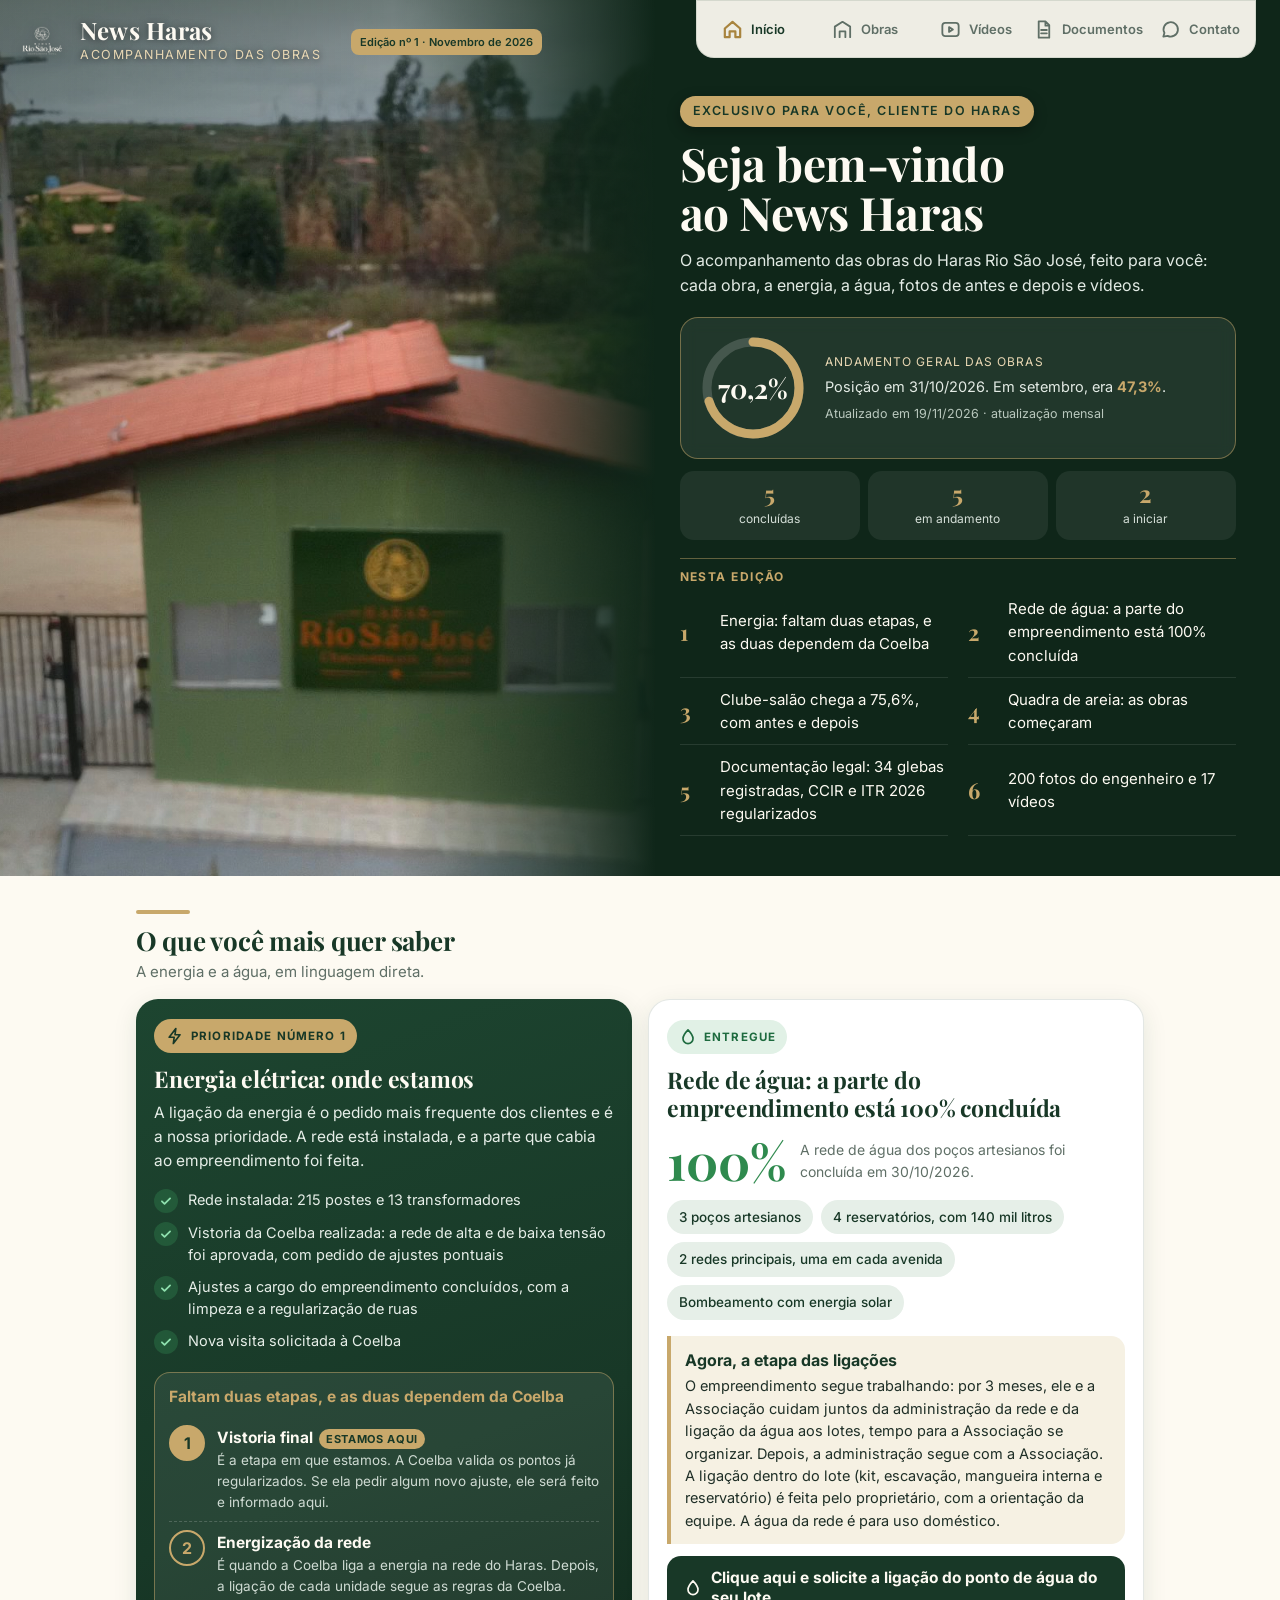
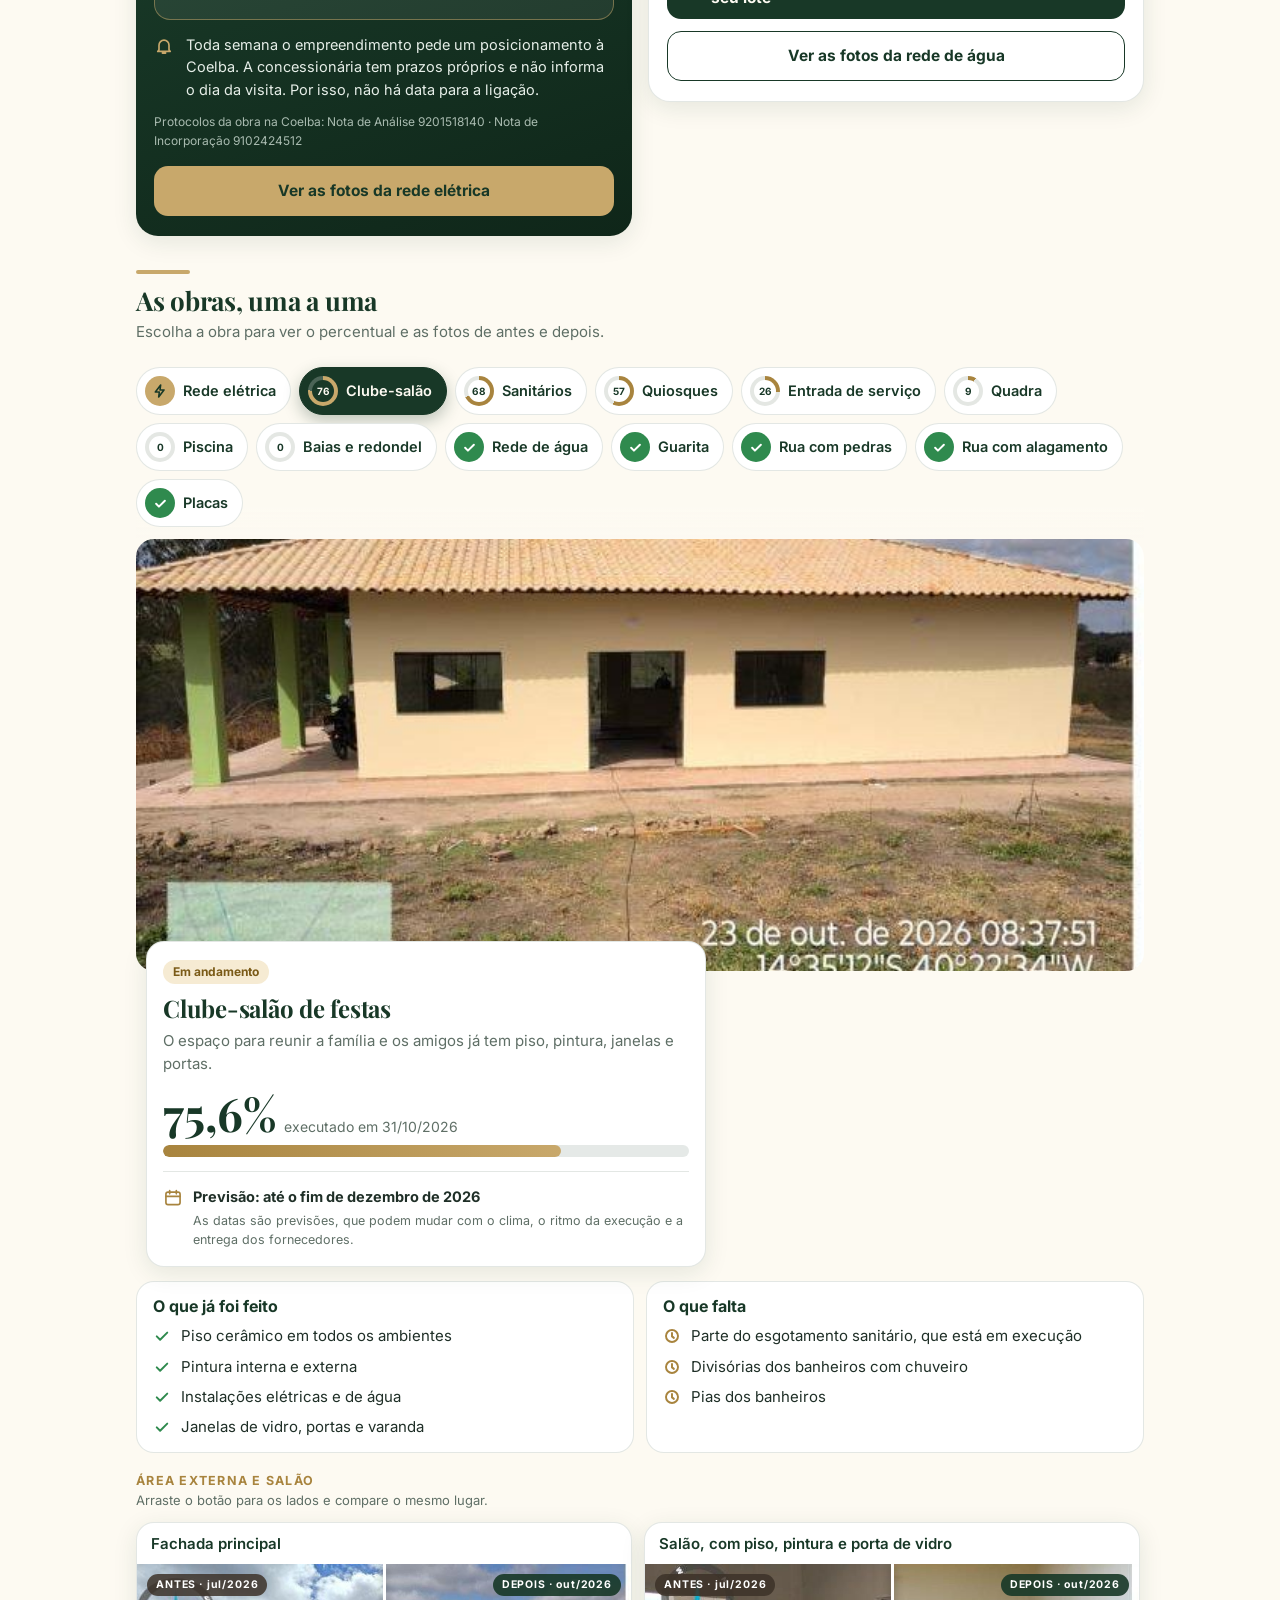
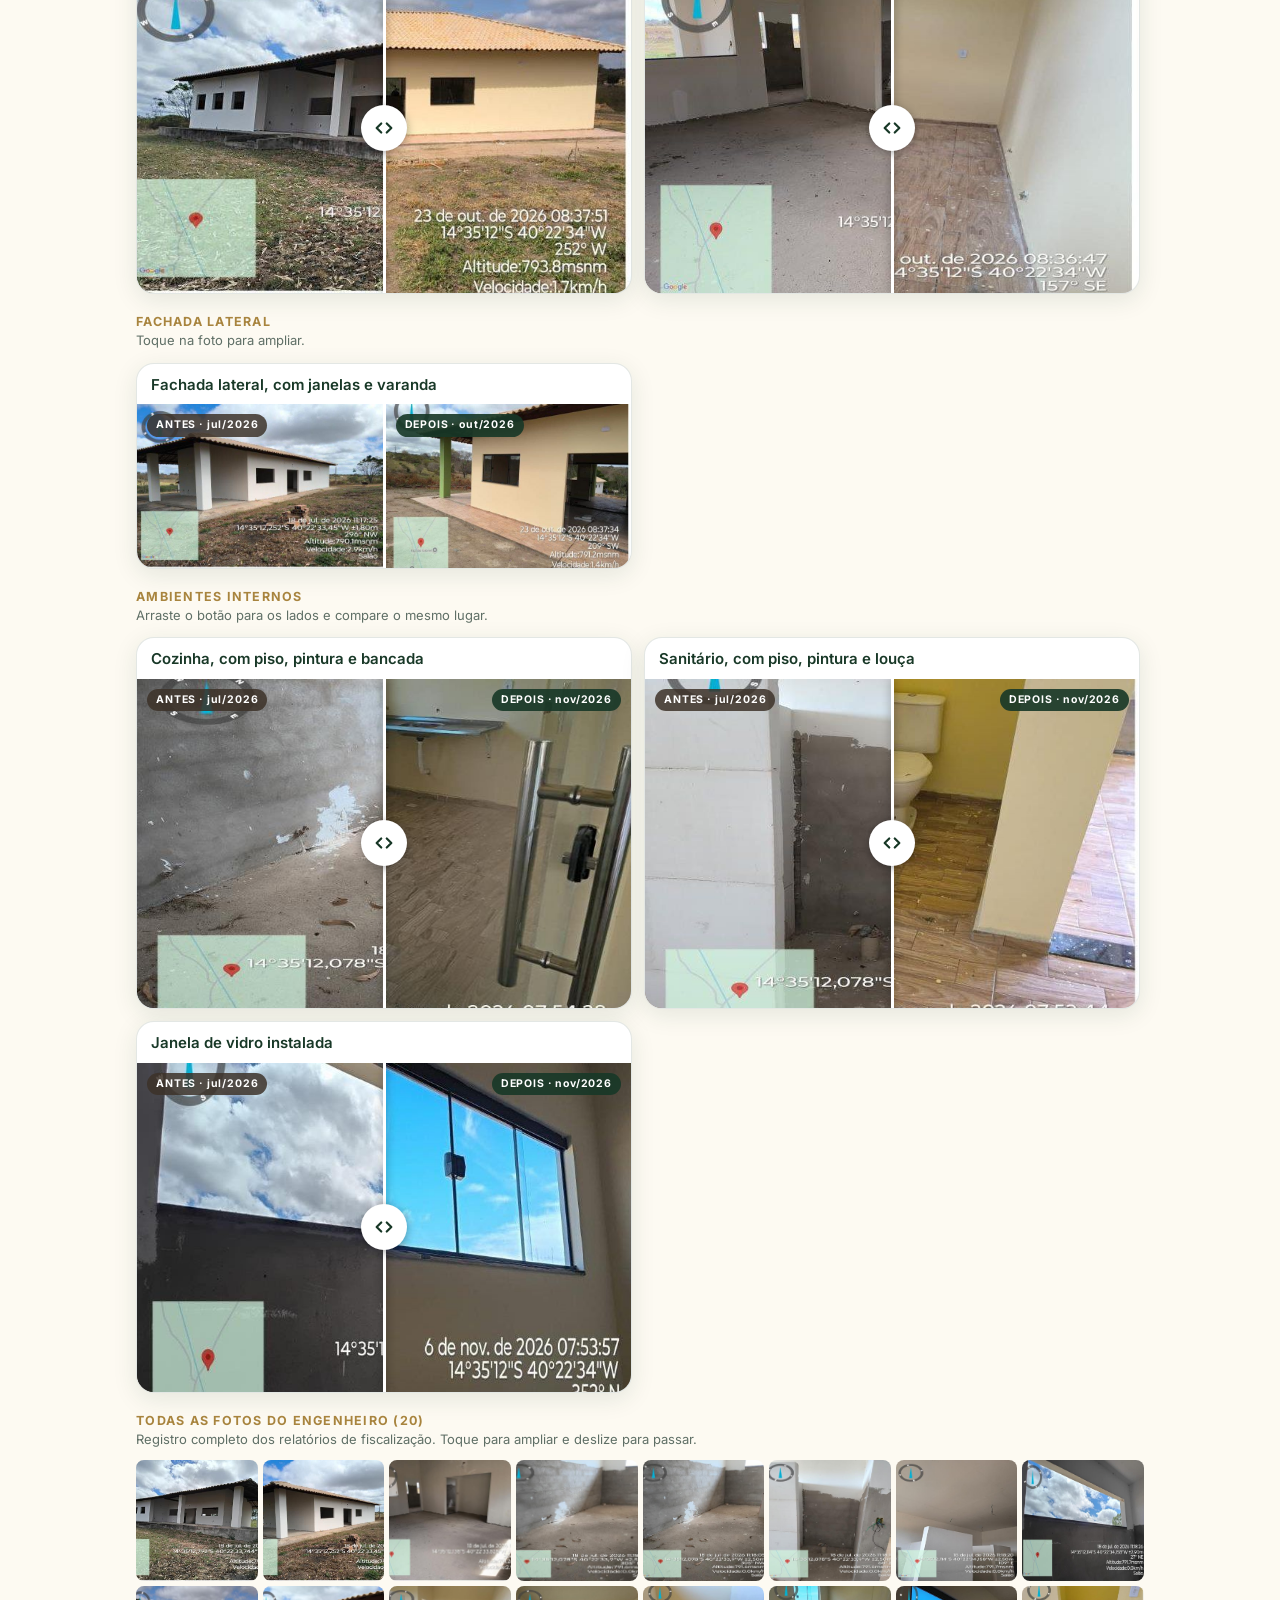
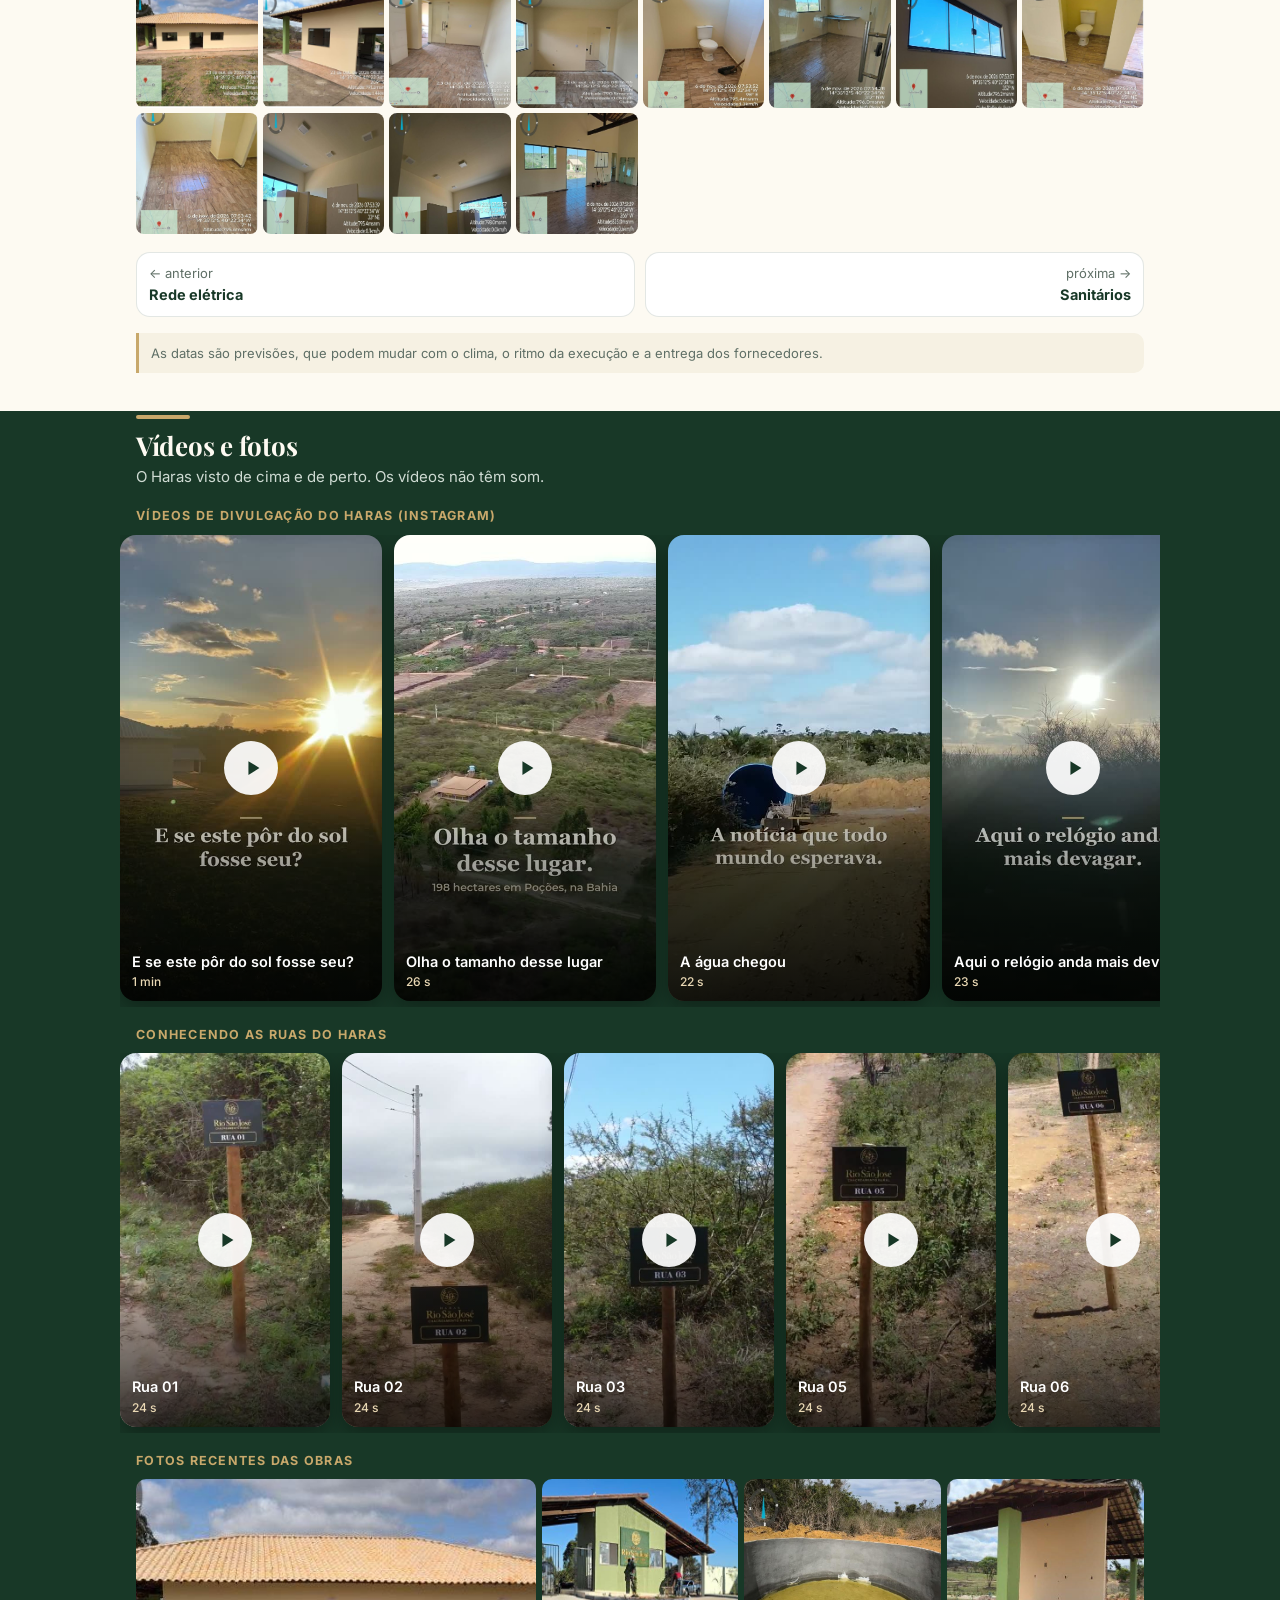
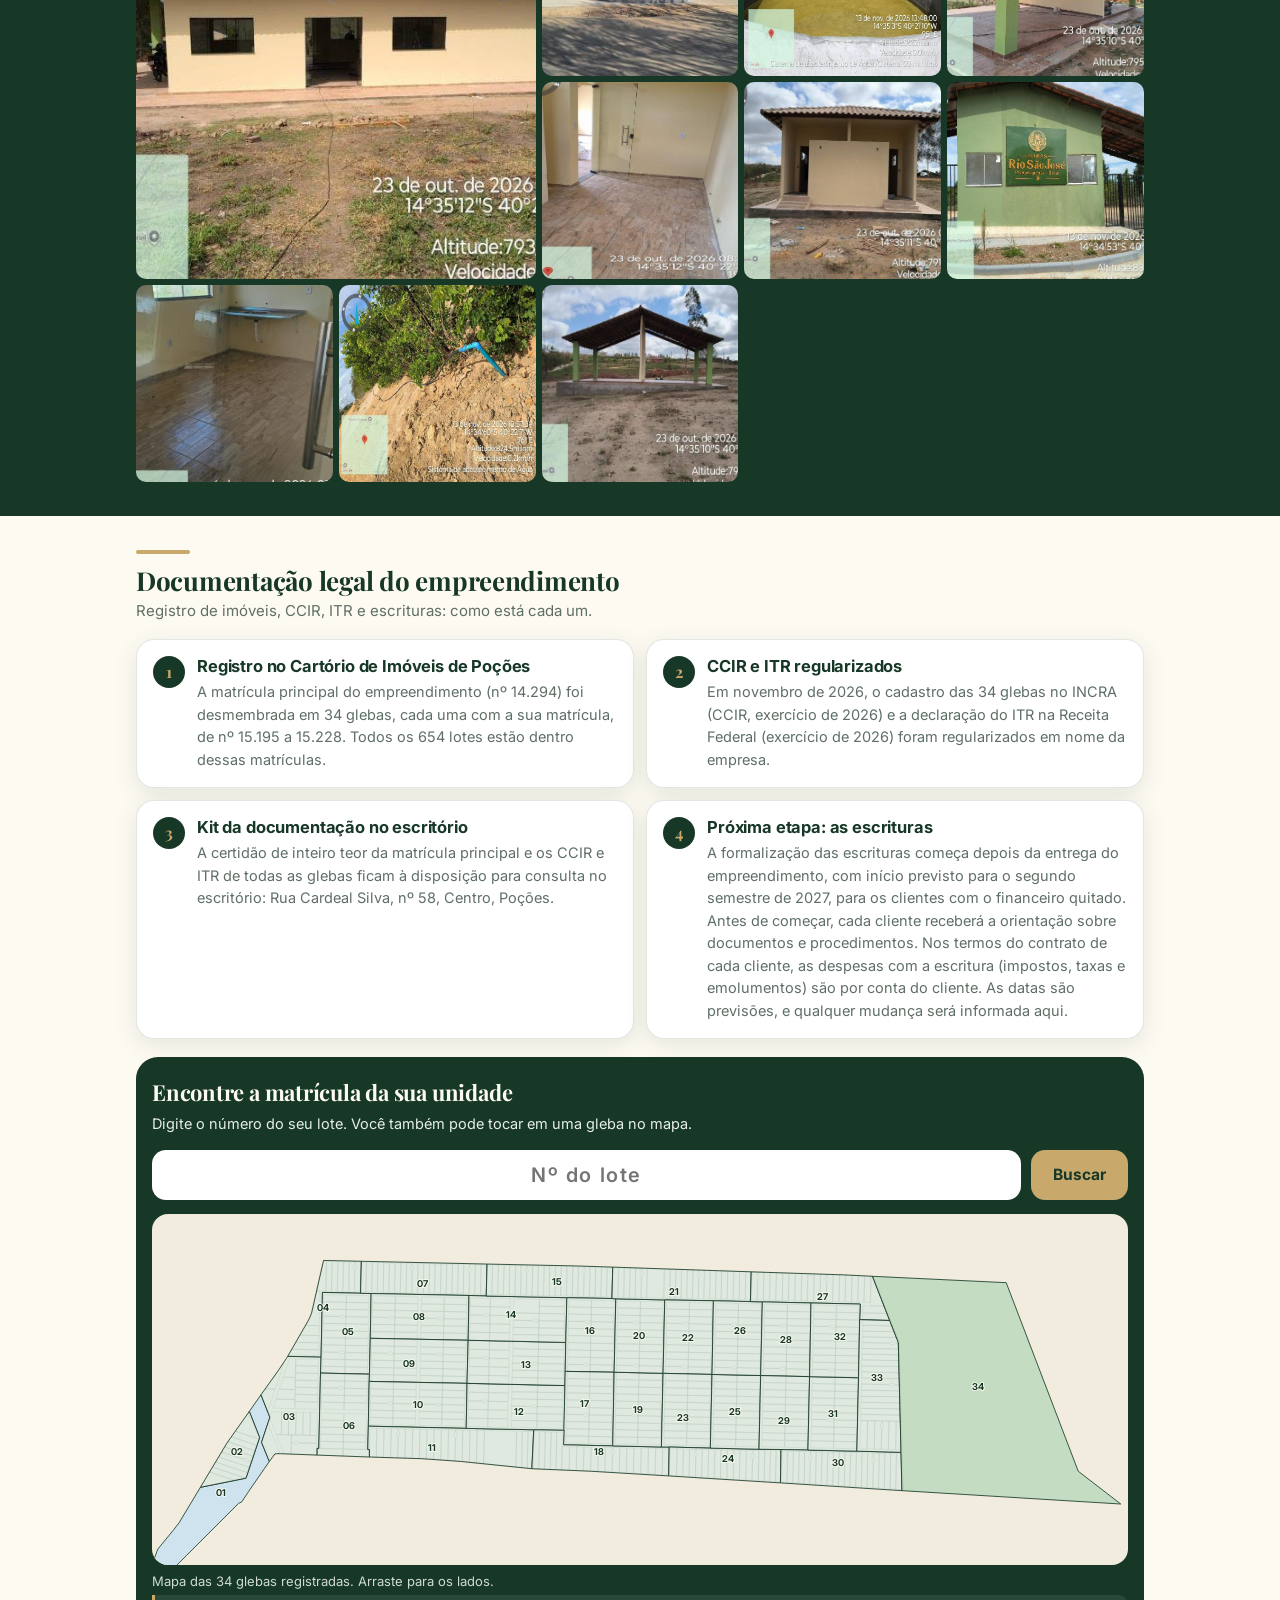
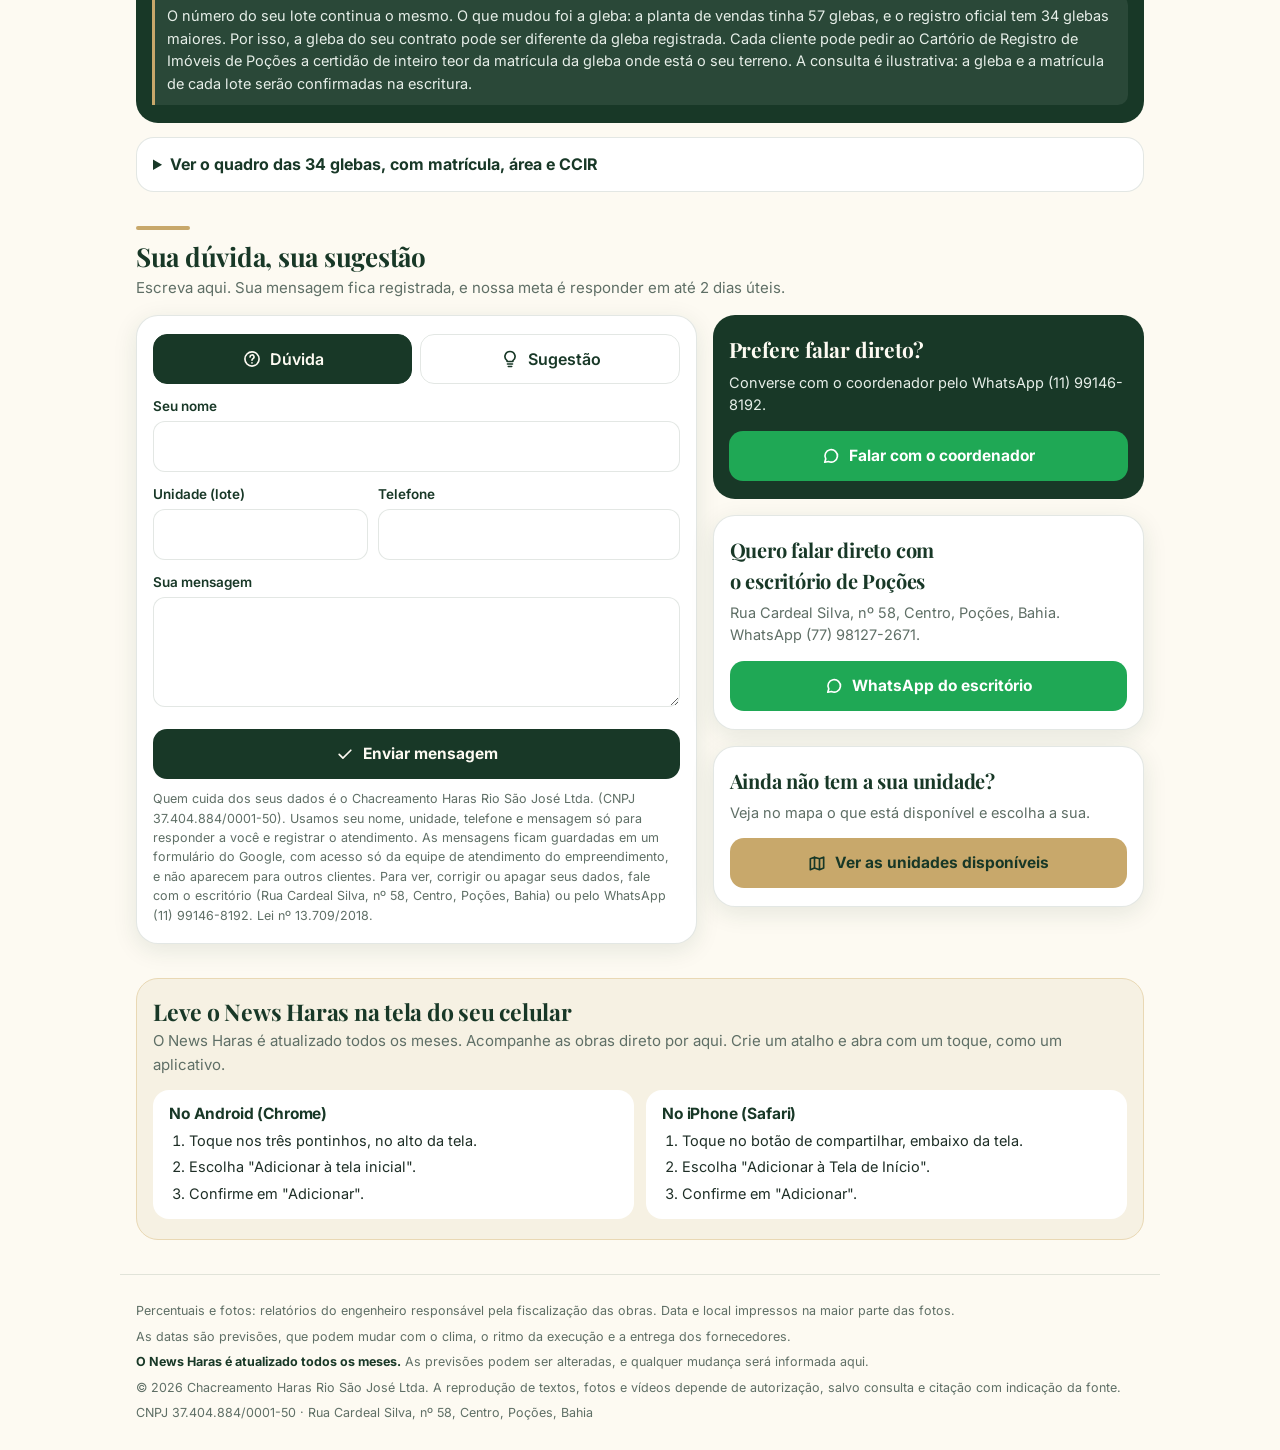
<file: index.html>
<!doctype html>
<html lang="pt-BR">
<head>
  <meta charset="utf-8">
  <meta name="viewport" content="width=device-width, initial-scale=1, viewport-fit=cover">
  <title>News Haras · Acompanhamento das obras</title>
  <meta name="description" content="Acompanhe o andamento das obras do Chacreamento Haras Rio São José, com fotos de antes e depois e vídeos.">
  <meta name="theme-color" content="#183827">
  <meta property="og:title" content="News Haras: acompanhe as obras do Haras Rio São José">
  <meta property="og:description" content="O andamento de cada obra, com fotos de antes e depois e vídeos.">
  <meta property="og:image" content="assets/capa.jpg">
  <link rel="icon" href="assets/favicon.png">
  <link rel="manifest" href="manifest.webmanifest">
  <link rel="apple-touch-icon" href="assets/icon-512.png">
  <meta name="apple-mobile-web-app-capable" content="yes">
  <meta name="apple-mobile-web-app-title" content="News Haras">
  <link rel="preconnect" href="https://fonts.googleapis.com">
  <link rel="preconnect" href="https://fonts.gstatic.com" crossorigin>
  <link href="https://fonts.googleapis.com/css2?family=Playfair+Display:wght@600;700&family=Inter:wght@400;500;600;700&display=swap" rel="stylesheet">
  <link rel="stylesheet" href="css/app.css?v=20261119i">
</head>
<body>
  <main id="tela"></main>
  <footer class="rodape">
    <p id="rodape-fonte"></p>
    <p id="rodape-ressalva"></p>
    <p><b>O News Haras é atualizado todos os meses.</b> As previsões podem ser alteradas, e qualquer mudança será informada aqui.</p>
    <p>© 2026 Chacreamento Haras Rio São José Ltda. A reprodução de textos, fotos e vídeos depende de autorização, salvo consulta e citação com indicação da fonte.</p>
    <p>CNPJ 37.404.884/0001-50 · Rua Cardeal Silva, nº 58, Centro, Poções, Bahia</p>
  </footer>
  <nav class="barra-nav" aria-label="Seções">
    <a href="#inicio" data-s="inicio"><svg viewBox="0 0 24 24"><path d="M4 11l8-7 8 7v9h-5v-6h-6v6H4z"/></svg>Início</a>
    <a href="#obras" data-s="obras"><svg viewBox="0 0 24 24"><path d="M4 20V9l8-5 8 5v11M9 20v-6h6v6"/></svg>Obras</a>
    <a href="#videos" data-s="videos"><svg viewBox="0 0 24 24"><rect x="3.5" y="5" width="17" height="14" rx="3"/><path d="M10.5 9.5l4 2.5-4 2.5z"/></svg>Vídeos</a>
    <a href="#legal" data-s="legal"><svg viewBox="0 0 24 24"><path d="M7 3.5h7l4 4V20.5H7zM14 3.500V8h4M9.500 12.500h6M9.500 16h6"/></svg>Documentos</a>
    <a href="#contato" data-s="contato"><svg viewBox="0 0 24 24"><path d="M4.5 19.5l1.2-4A7.5 7.5 0 1 1 9 18.6z"/></svg>Contato</a>
  </nav>
  <div class="modal" id="modal" hidden><button class="fechar" aria-label="Fechar">×</button><button class="seta e" data-passar="-1" aria-label="Foto anterior">‹</button><div class="palco"></div><button class="seta d" data-passar="1" aria-label="Próxima foto">›</button><p class="leg"></p></div>
  <noscript><p style="padding:24px">Para ver o andamento das obras, ative o JavaScript do navegador.</p></noscript>
  <script src="js/app.js?v=20261126a"></script>
</body>
</html>
</file>
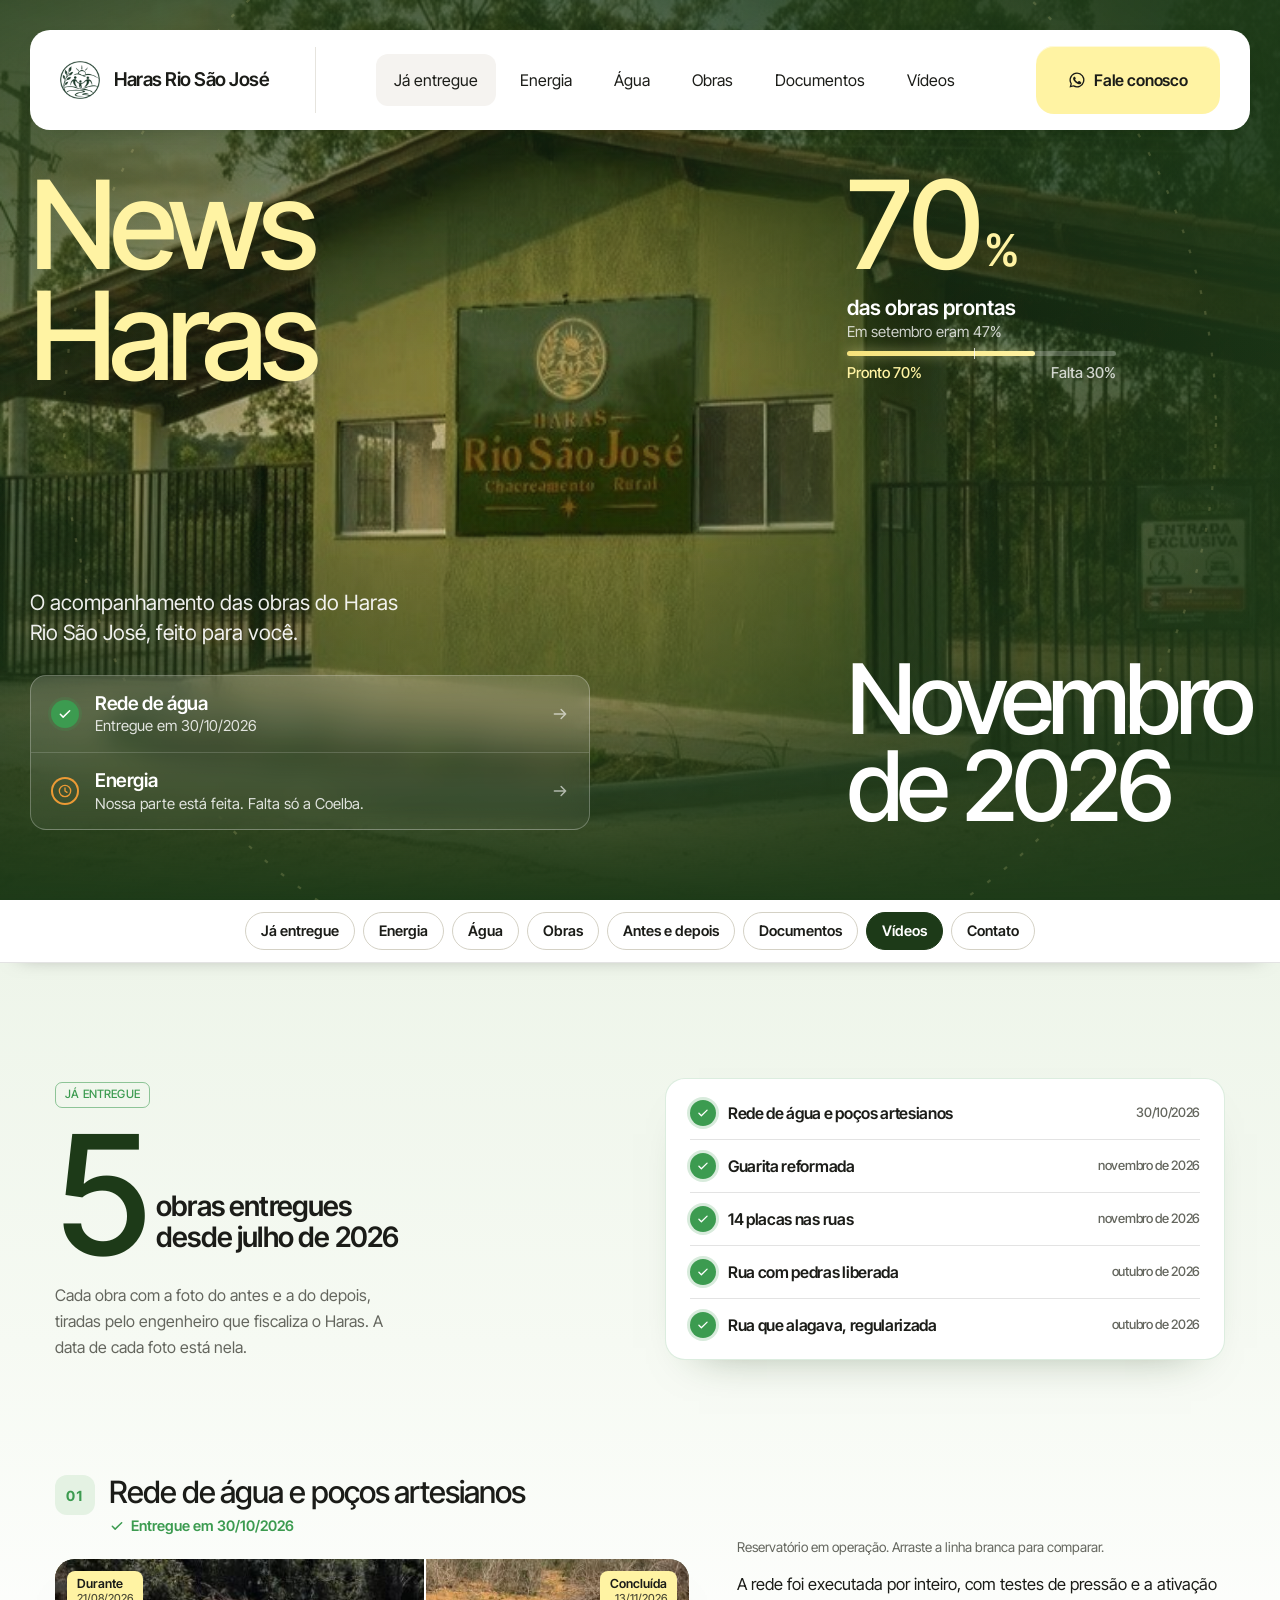
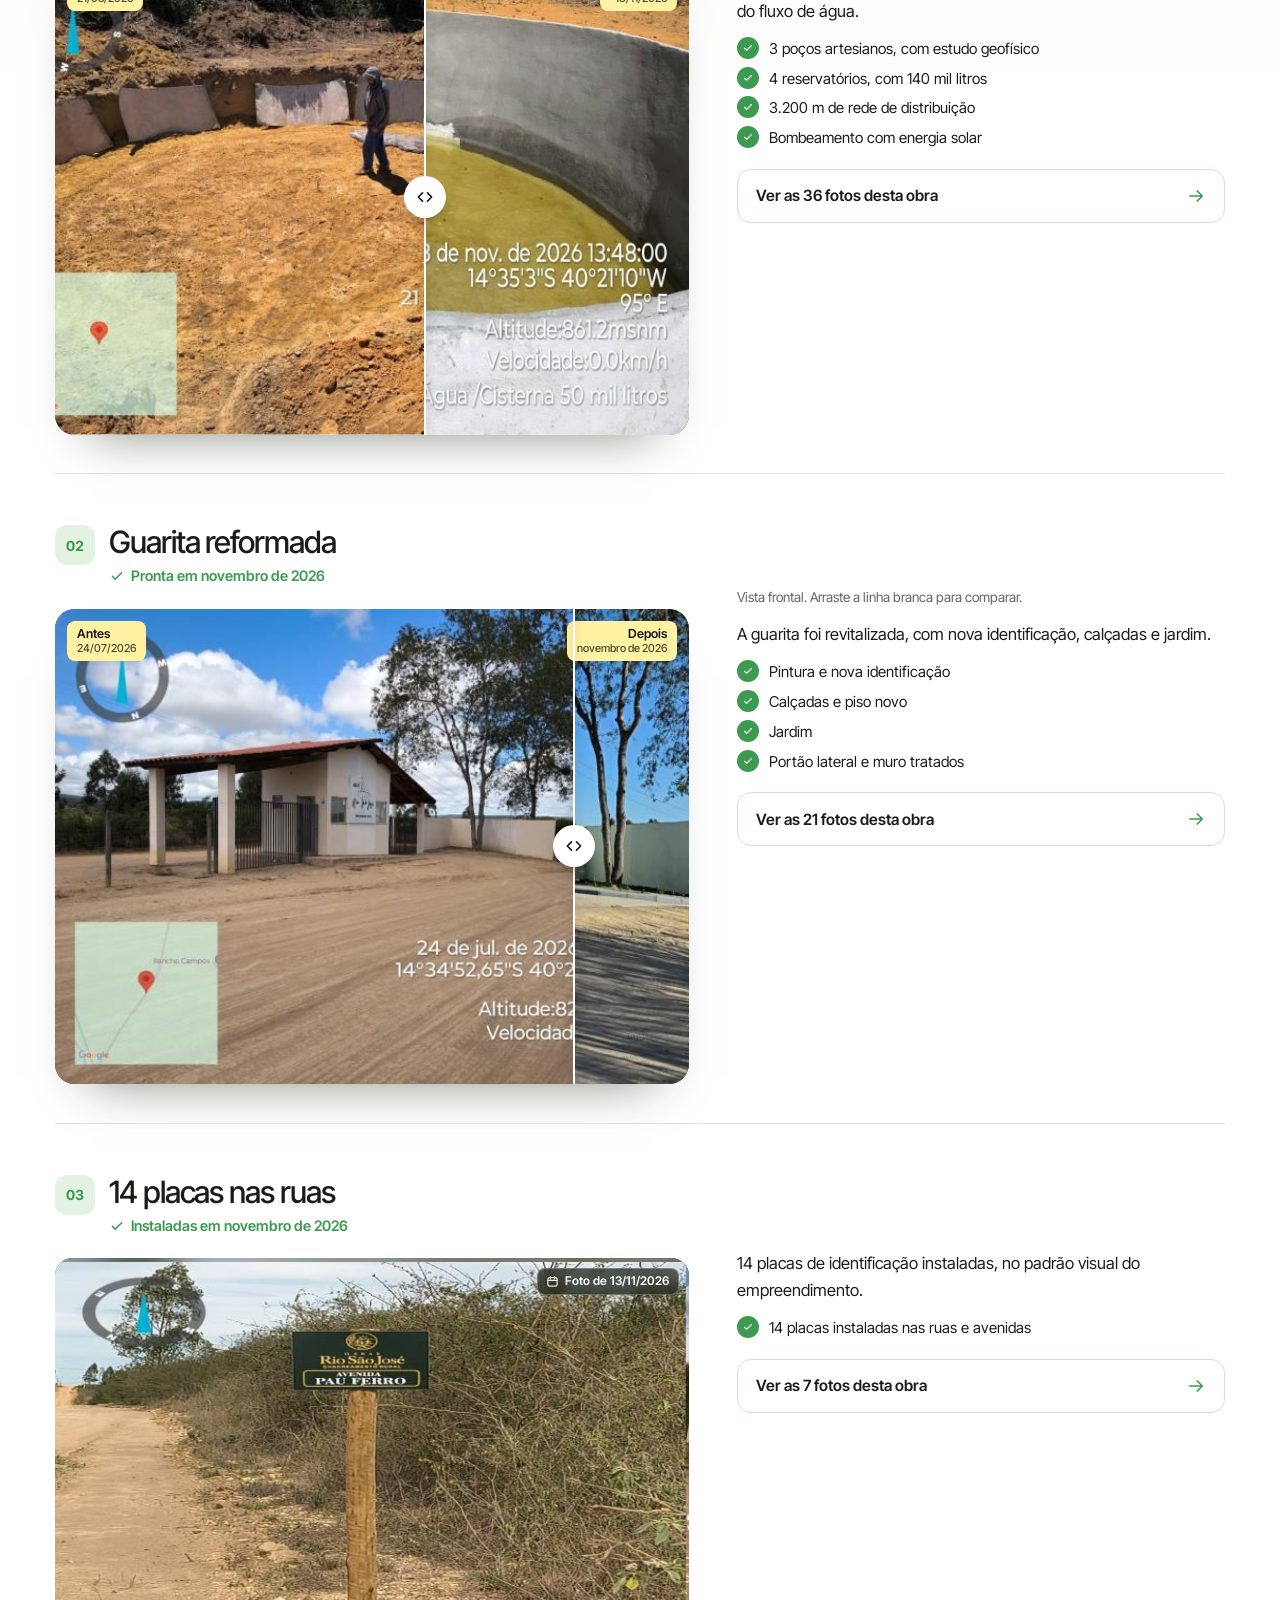
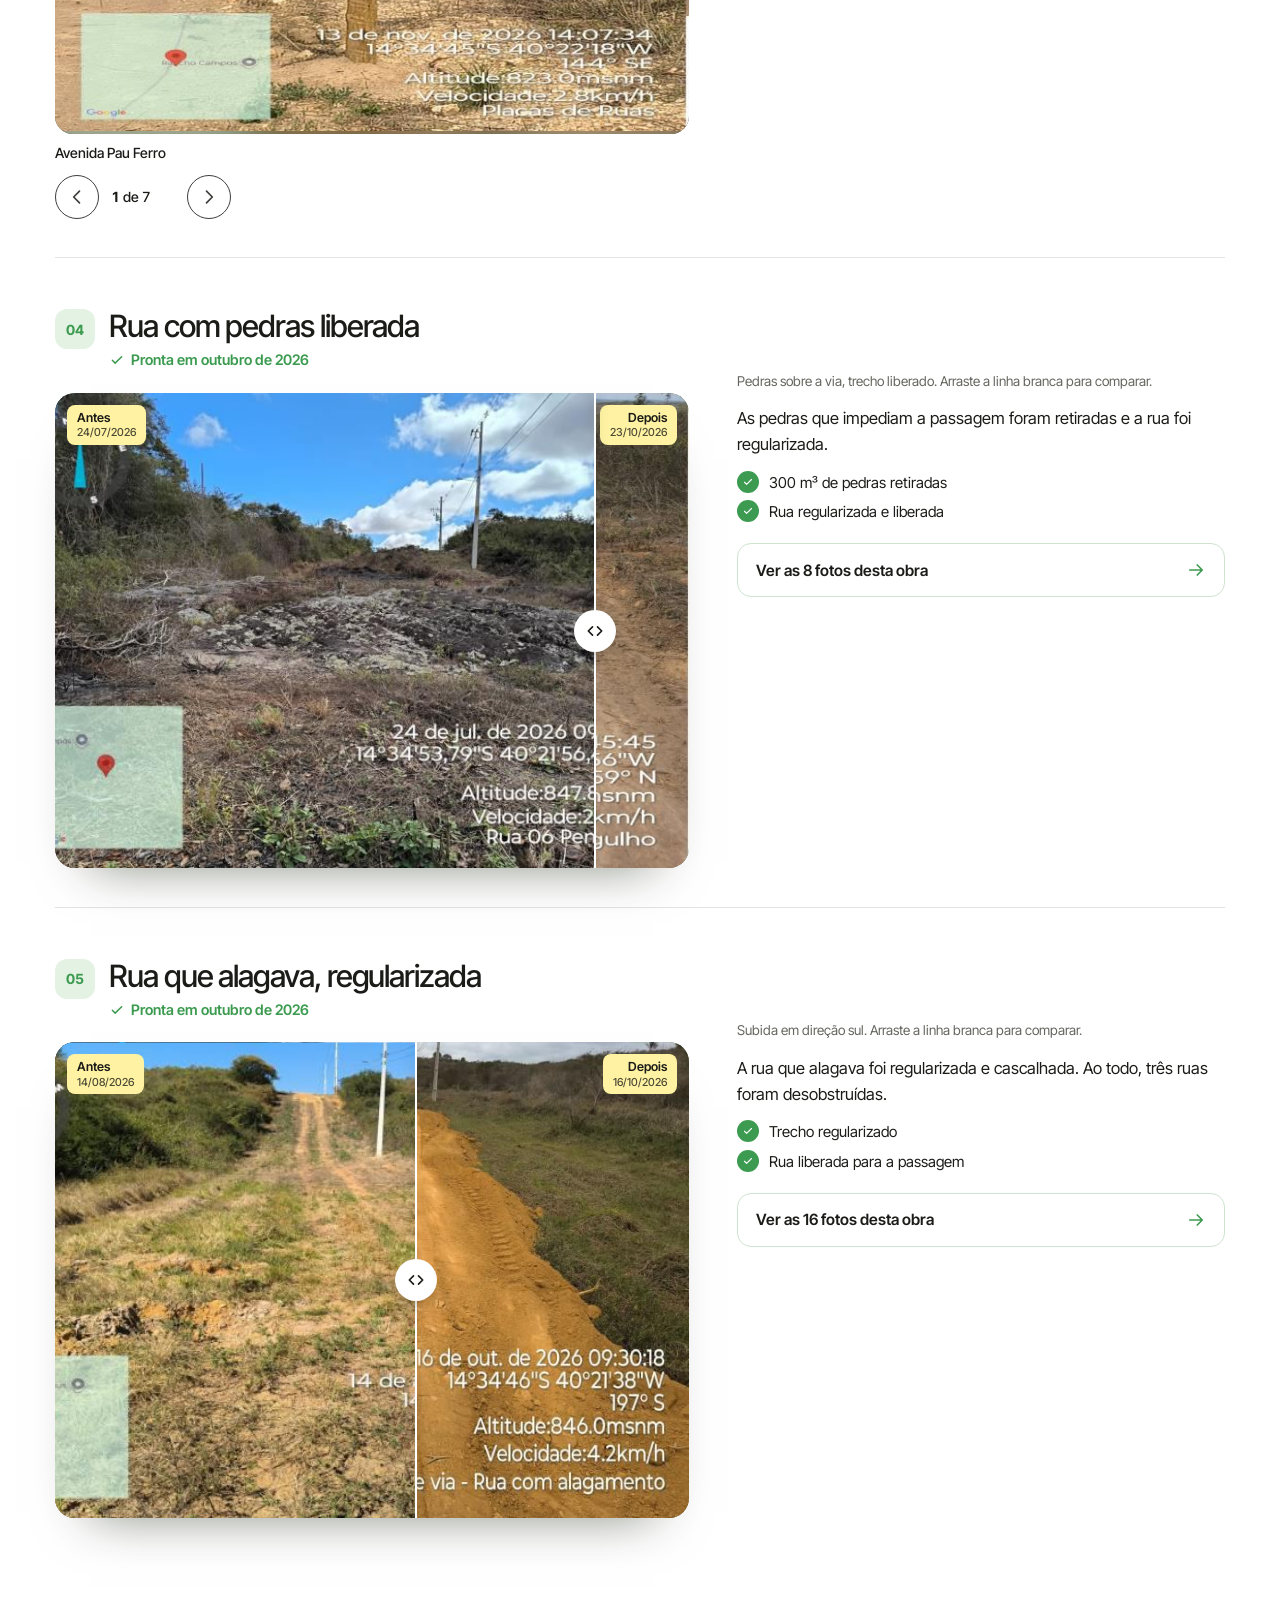
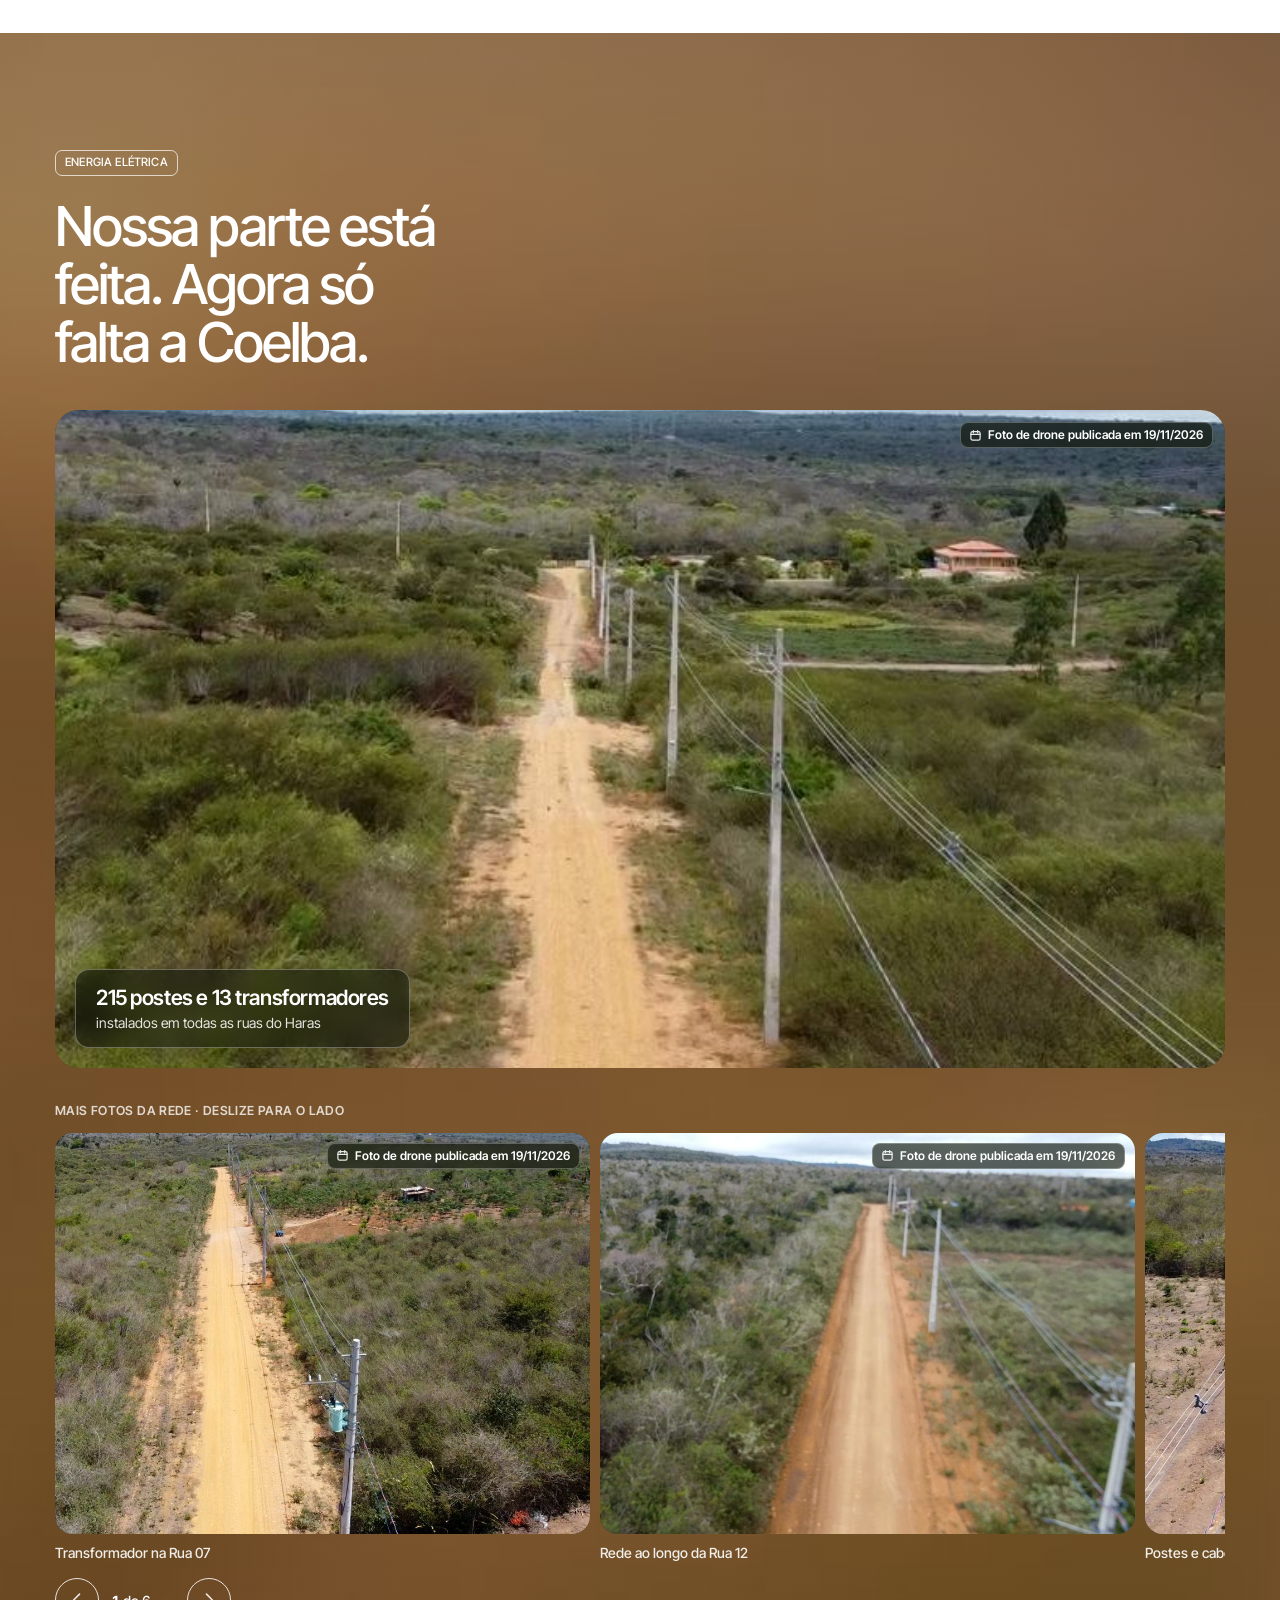
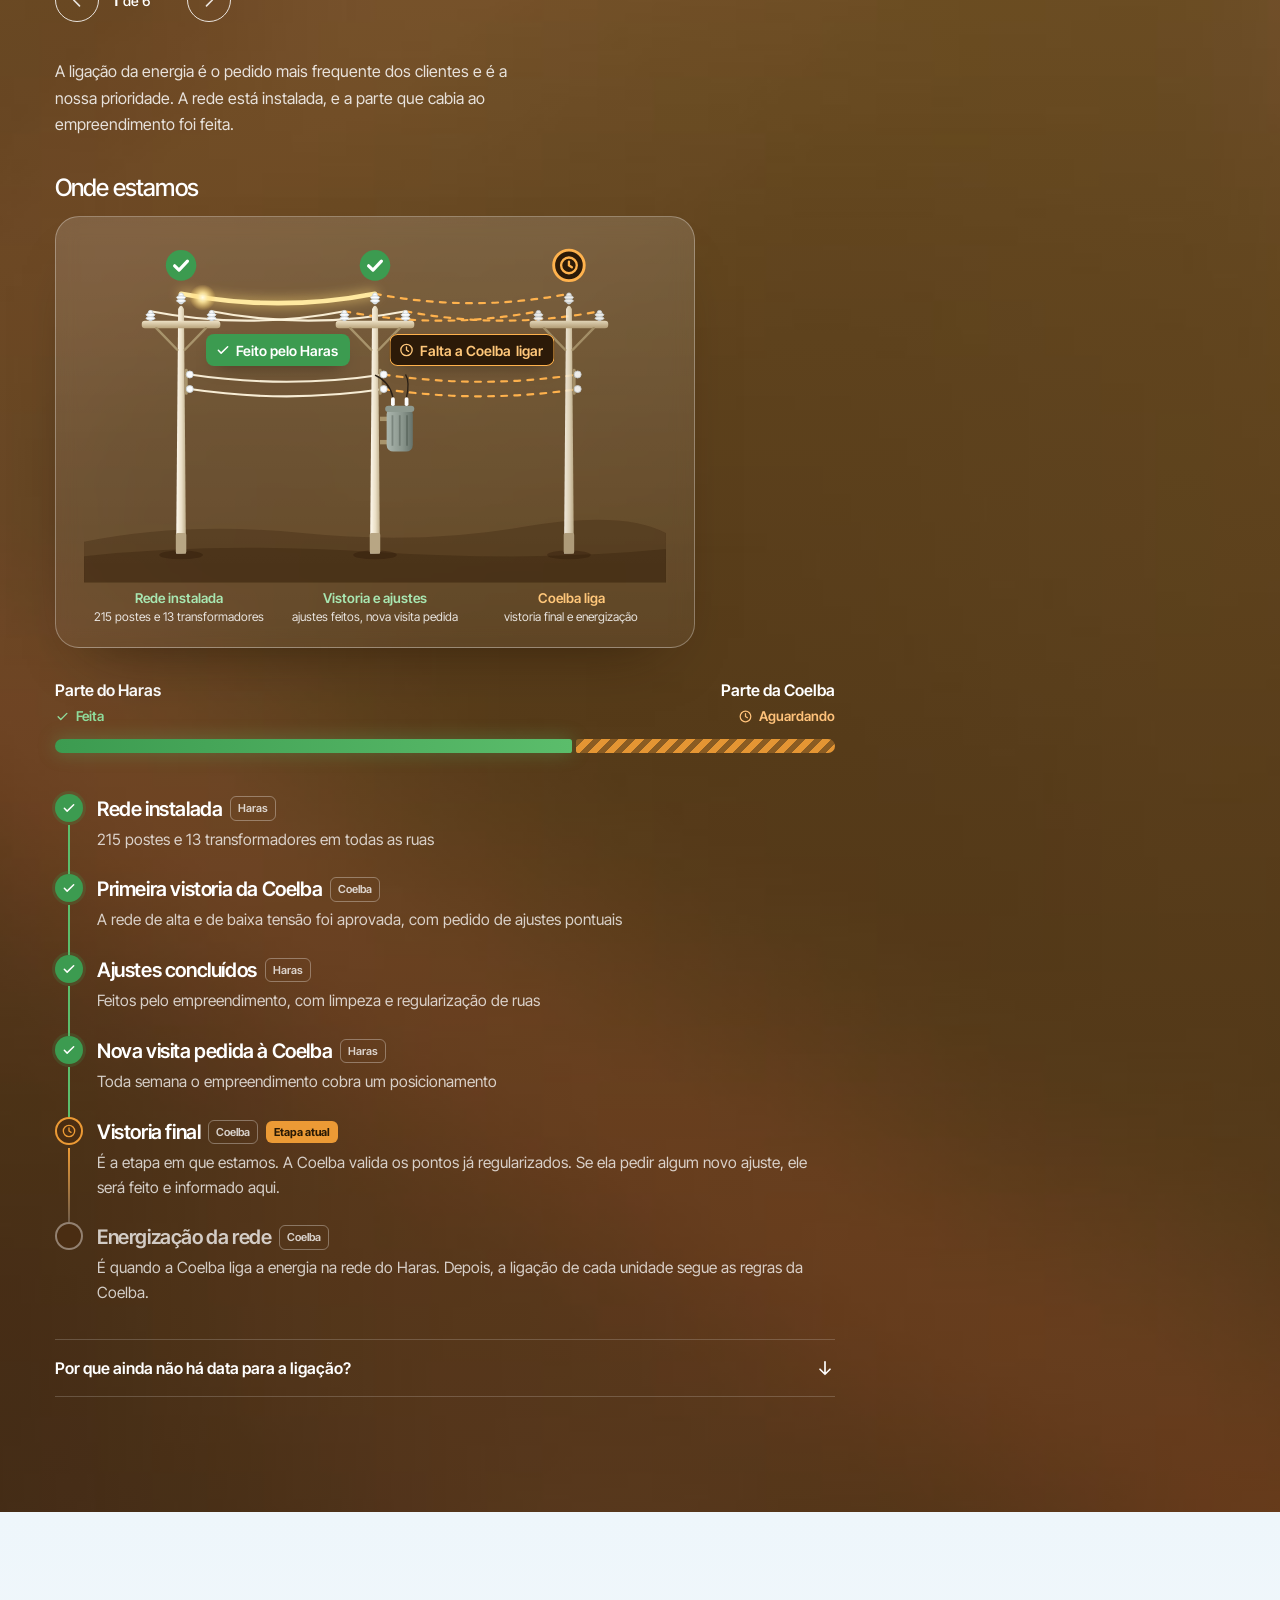
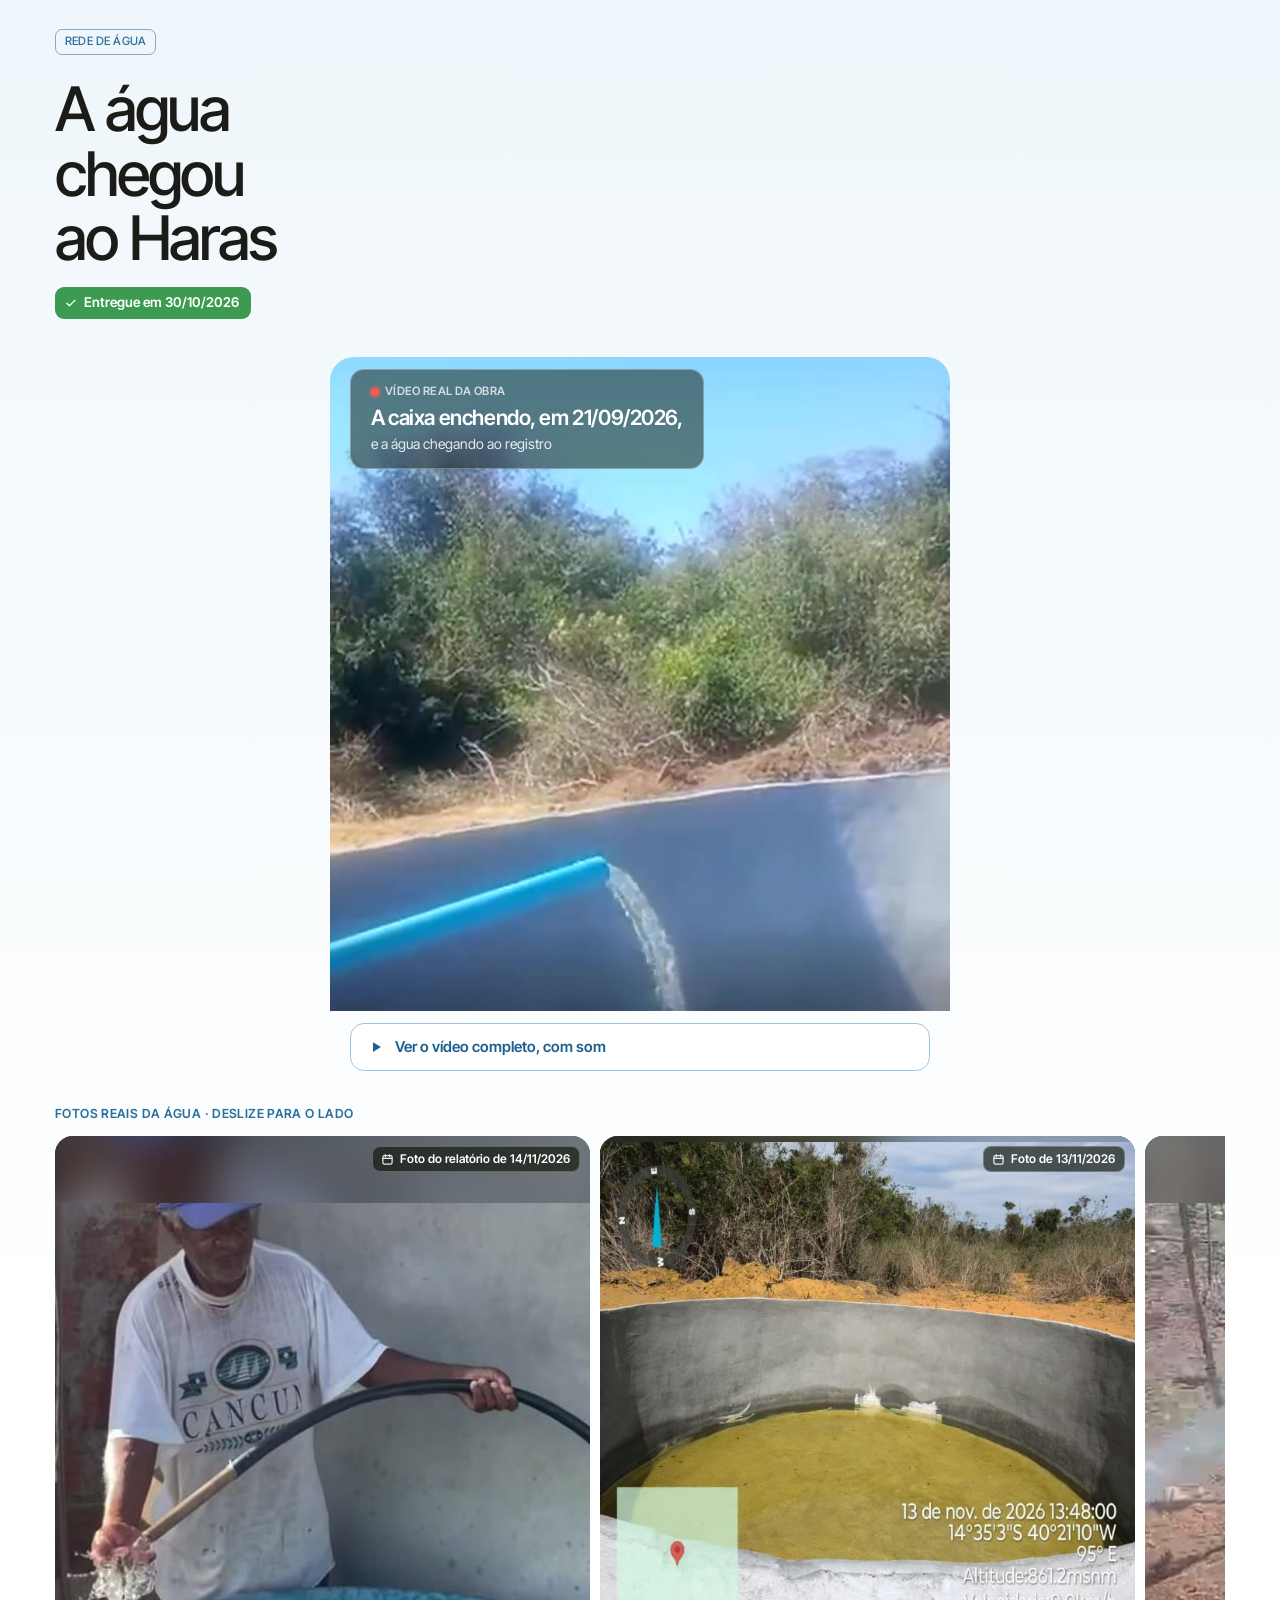
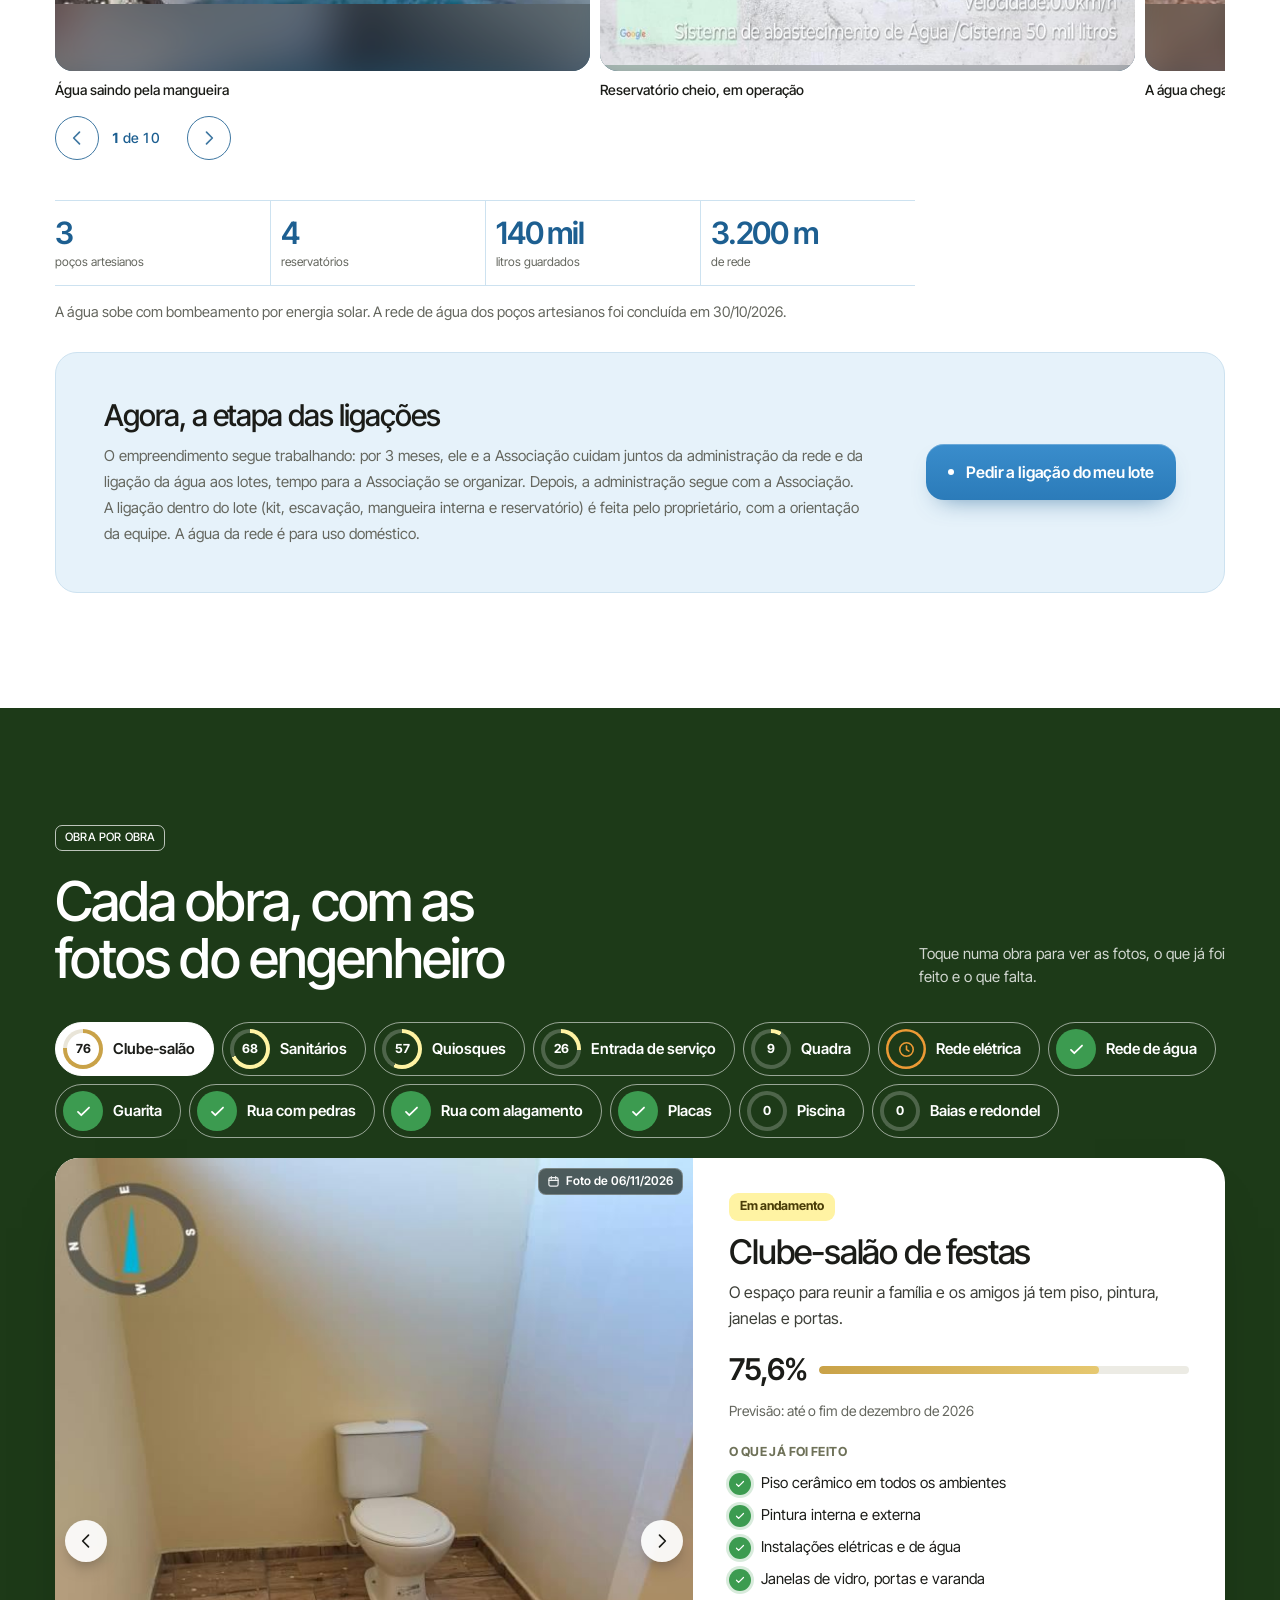
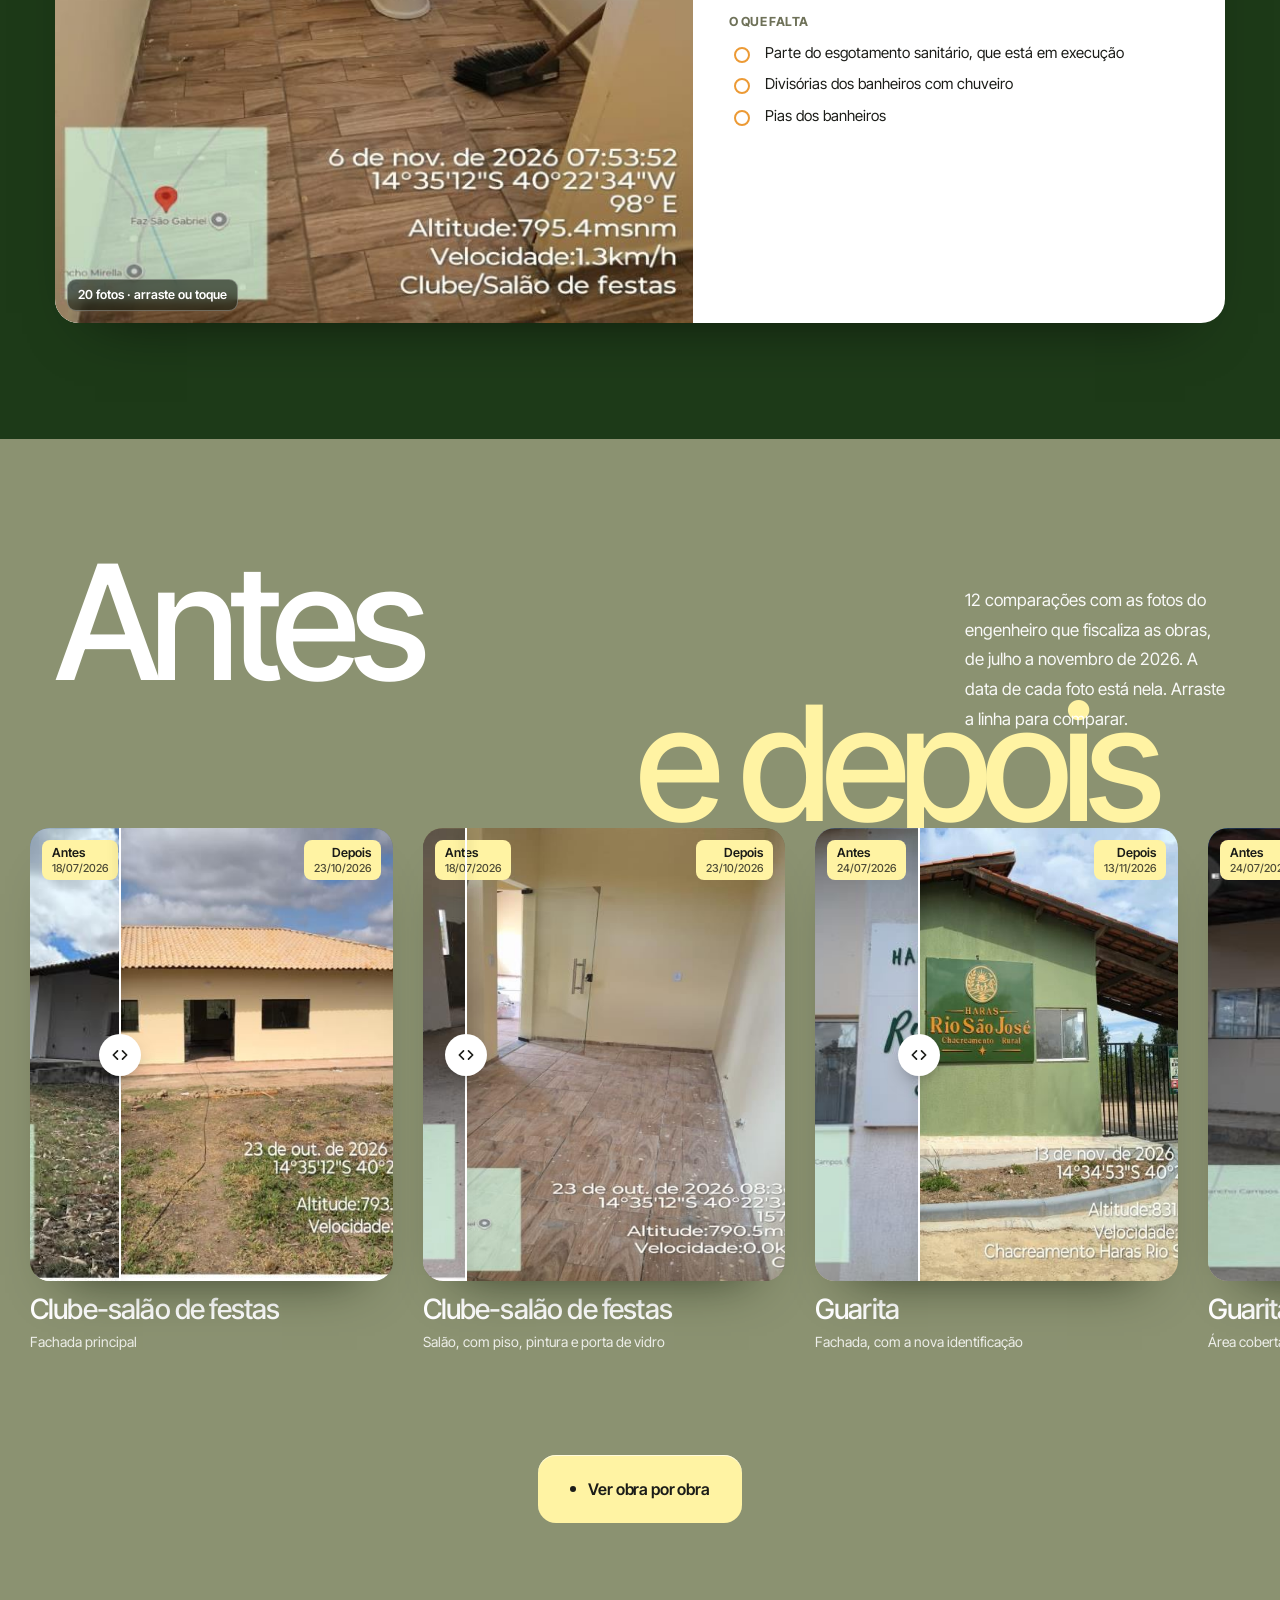
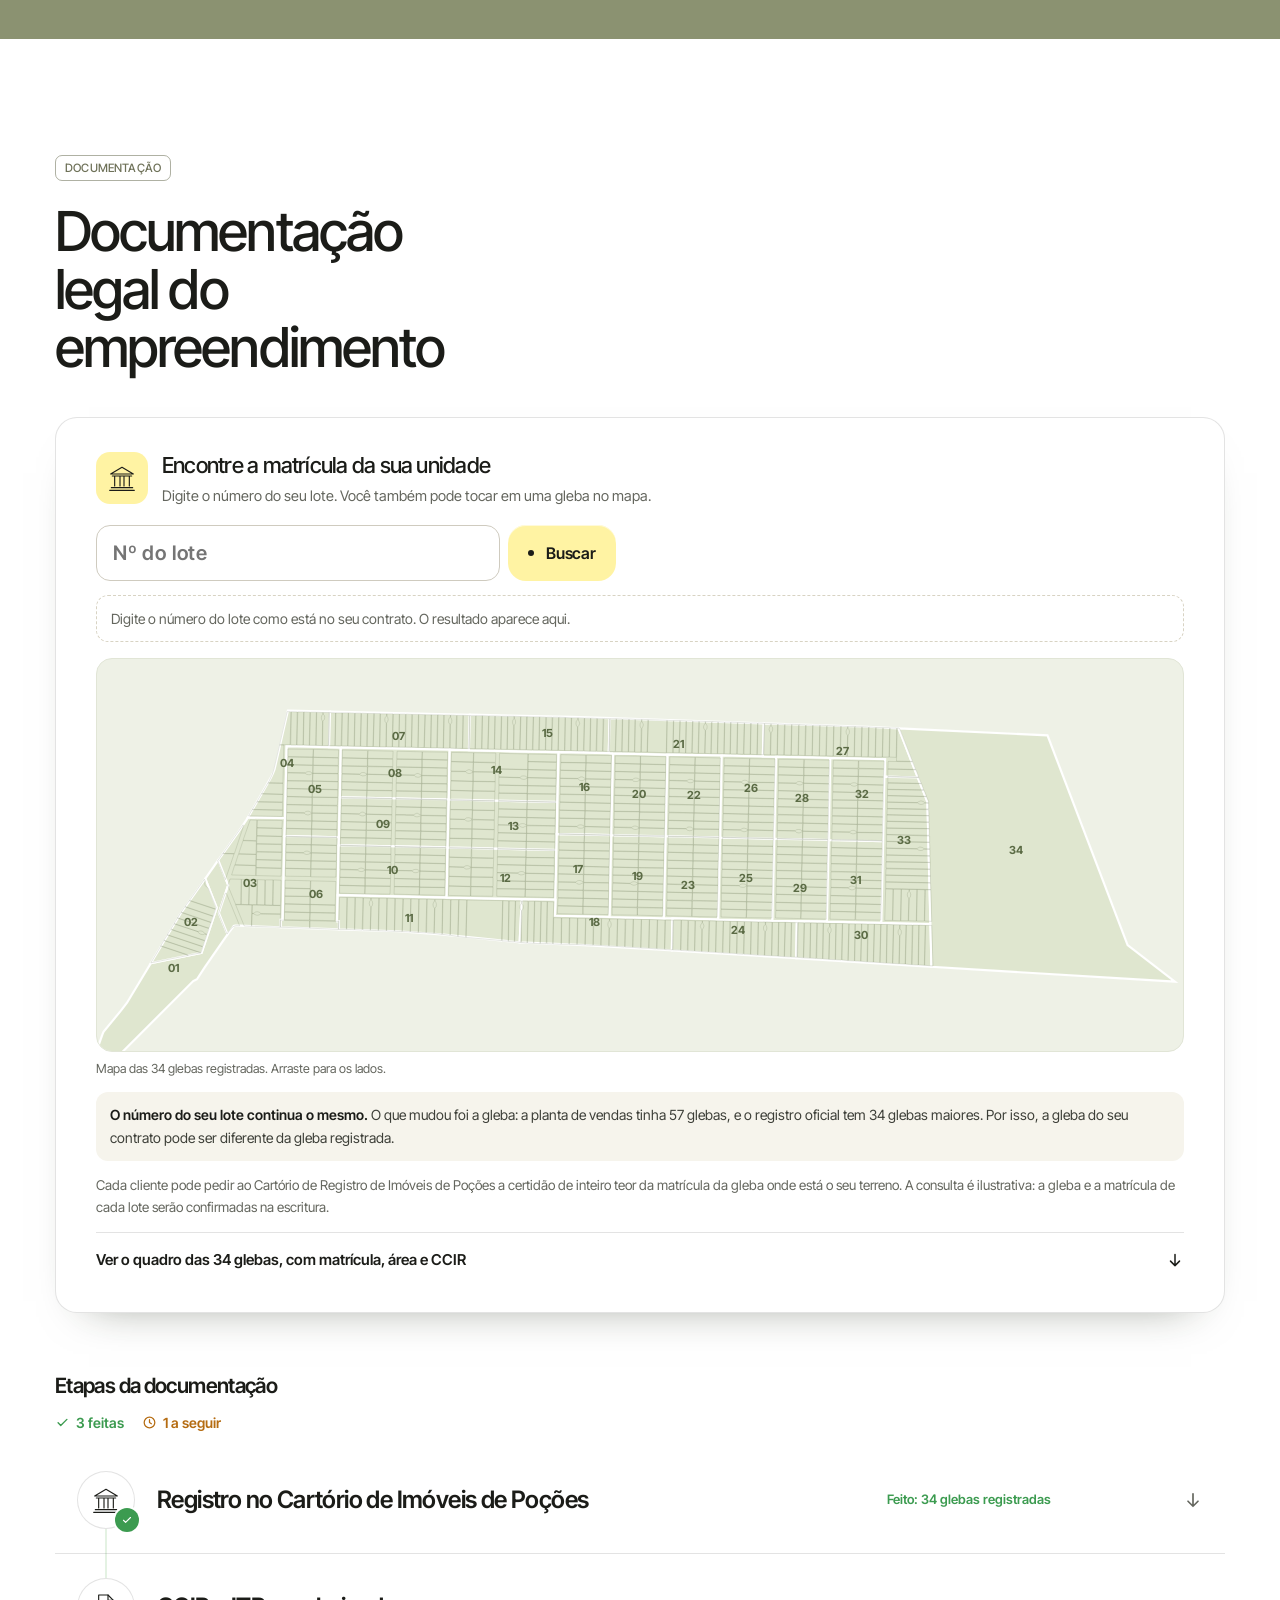
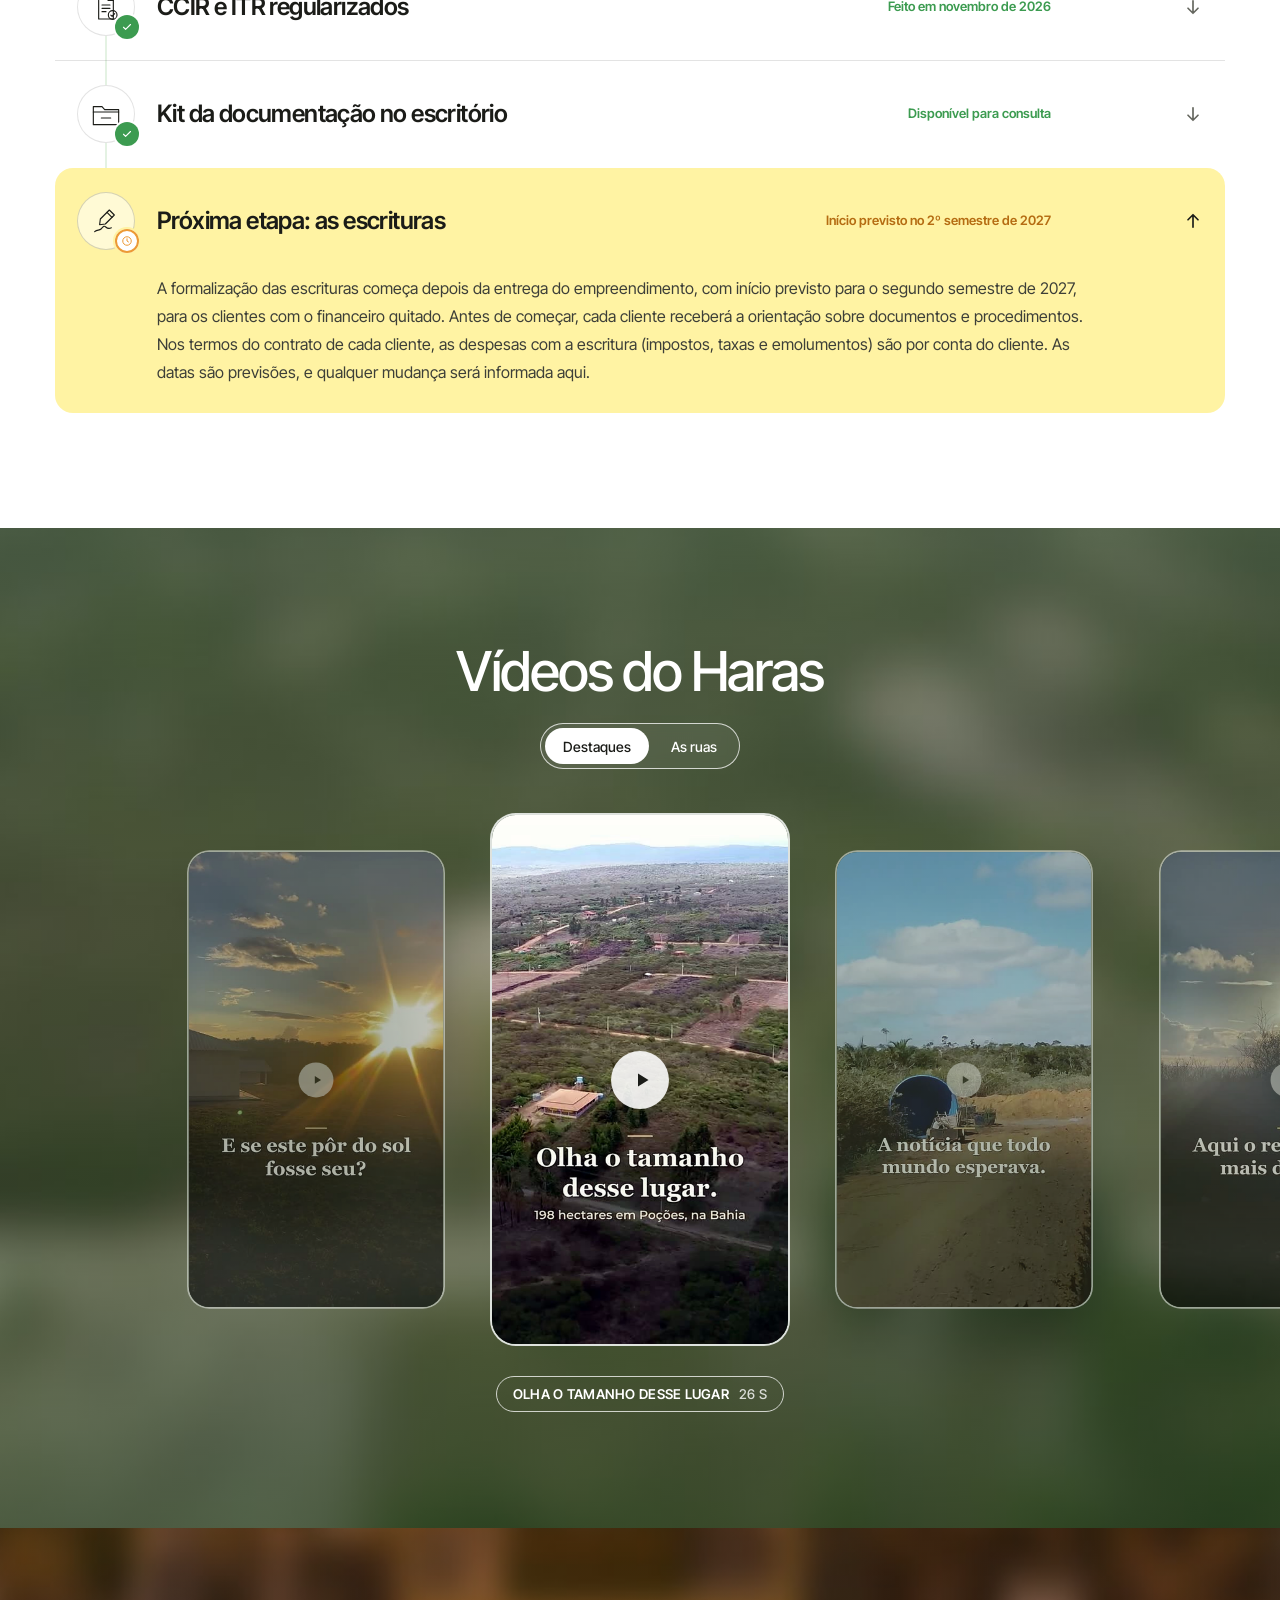
<file: nova/index.html>
<!doctype html>
<html lang="pt-BR">
<head>
<meta charset="utf-8">
<meta name="viewport" content="width=device-width, initial-scale=1, viewport-fit=cover">
<title>News Haras · Novembro de 2026</title>
<!-- Microsoft Clarity, projeto "Haras Rio São José" (conta do Haras): tempo na página, rolagem, cliques e gravação das visitas -->
<script type="text/javascript">
(function(c,l,a,r,i,t,y){
c[a]=c[a]||function(){(c[a].q=c[a].q||[]).push(arguments)};
t=l.createElement(r);t.async=1;t.src="https://www.clarity.ms/tag/"+i;
y=l.getElementsByTagName(r)[0];y.parentNode.insertBefore(t,y);
})(window, document, "clarity", "script", "zj8l7r9wgh");
clarity("set", "edicao", "novembro-2026");
// cada vídeo que a pessoa dá play vira um evento no Clarity (video_nome-do-arquivo), uma vez por vídeo em cada visita;
// o vídeo que toca sozinho no fundo (autoplay) não conta
var haras_vistos = {};
document.addEventListener("play", function (e) {
  var v = e.target; if (!v || v.tagName !== "VIDEO" || v.autoplay) return;
  var nome = (v.currentSrc || v.src || "").split("/").pop().split("?")[0].replace(/\.\w+$/, "") || "sem_nome";
  if (haras_vistos[nome]) return;
  haras_vistos[nome] = 1;
  clarity("event", "video_" + nome);
}, true);
</script>
<meta name="description" content="Diário de obra do Chacreamento Haras Rio São José: o que já foi entregue, a energia, a água e cada obra, com fotos reais e a data de cada uma.">
<meta name="theme-color" content="#1d3a18">
<meta property="og:type" content="website">
<meta property="og:title" content="News Haras · Novembro de 2026">
<meta property="og:description" content="O que já foi entregue e como está cada obra do Haras Rio São José, com fotos reais e a data de cada uma.">
<meta property="og:image" content="https://harasriosaojose.github.io/news-haras/nova/previa-whatsapp.jpg">
<meta property="og:image:width" content="1200"><meta property="og:image:height" content="630">
<meta property="og:url" content="https://harasriosaojose.github.io/news-haras/nova/">
<link rel="icon" href="../assets/favicon.png">
<link rel="apple-touch-icon" href="../assets/icon-512.png">
<meta name="robots" content="noindex">
<link rel="preconnect" href="https://fonts.googleapis.com"><link rel="preconnect" href="https://fonts.gstatic.com" crossorigin>
<link href="https://fonts.googleapis.com/css2?family=Inter+Tight:wght@400;500;600;700&display=swap" rel="stylesheet">
<style>:root{
  --mata:#1d3a18; --manteiga:#fff3a3; --manteiga-2:#fbe98a; --salvia:#8b9271; --papel:#f5f3f0;
  --tinta:#1b1c18; --apoio:#64665e; --fio:rgba(27,28,24,.12); --chip:#6e7158;
  --curva:cubic-bezier(.22,.8,.24,1); --box:min(1170px, calc(100% - 40px)); --sec:clamp(80px, 9vw, 150px);
}
*{box-sizing:border-box}
html{-webkit-text-size-adjust:100%;scroll-behavior:smooth}
body{margin:0;font-family:'Inter Tight',system-ui,-apple-system,sans-serif;color:var(--tinta);background:#fff;font-size:16px;line-height:1.5;-webkit-font-smoothing:antialiased}
img{display:block;max-width:100%}
a{color:inherit;text-decoration:none}
button{font:inherit;color:inherit;background:none;border:0;padding:0;cursor:pointer;text-align:inherit}
h1,h2,h3,p{margin:0}
h1,h2,h3{font-weight:500;letter-spacing:-.035em}
h2{font-size:clamp(36px, 4.3vw, 68px);line-height:1.05;text-wrap:balance}
.box{width:var(--box);margin-inline:auto}
.sec{padding-block:var(--sec)}
.chip{display:inline-flex;align-items:center;height:26px;padding:0 9px;border:1px solid color-mix(in srgb, currentColor 55%, transparent);border-radius:7px;color:var(--chip);font-size:11.5px;font-weight:500;text-transform:uppercase;letter-spacing:.015em;margin-bottom:22px}
.chip-claro{color:#fff;border-color:rgba(255,255,255,.7)}
.btn{display:inline-flex;align-items:center;justify-content:center;gap:12px;height:56px;padding:0 26px;border-radius:16px;background:var(--manteiga);color:var(--tinta);font-size:15px;font-weight:600;letter-spacing:-.01em;white-space:nowrap;transition:background .35s,transform .35s var(--curva);box-shadow:inset 0 1px 0 rgba(255,255,255,.6)}
.btn i{width:6px;height:6px;border-radius:50%;background:currentColor;flex:none}
.btn:hover{background:var(--manteiga-2);transform:translateY(-2px)}
.lead{font-size:clamp(19px, 1.45vw, 23px);line-height:1.62}
.lead b{font-weight:600}
.miuda{font-size:14.5px;line-height:1.95;color:var(--apoio)}
.sec-topo{display:flex;flex-direction:column;align-items:flex-start;gap:26px}
.sec-topo h2{max-width:15ch}
.ico{width:100%;height:100%;display:block}
.tile{display:grid;place-items:center;width:72px;height:72px;border-radius:18px;background:var(--manteiga);color:var(--tinta);flex:none}
.tile .ico{width:46px;height:46px}
.centro{text-align:center;margin-top:clamp(44px,5vw,64px)}

/* entrada ao rolar (só quando anima) */
.rv{transition:opacity .9s var(--curva) calc(var(--i,0) * 90ms), transform .9s var(--curva) calc(var(--i,0) * 90ms)}


/* ---------- barra branca ---------- */
.nav{position:absolute;top:12px;left:12px;right:12px;z-index:6;display:flex;align-items:center;justify-content:space-between;height:60px;padding:0 8px 0 14px;background:#fff;border-radius:16px;color:var(--tinta);box-shadow:0 10px 30px -18px rgba(10,30,8,.45)}
.marca{display:flex;align-items:center;gap:10px;font-weight:600;font-size:15.5px;letter-spacing:-.025em}
.marca img{width:30px;height:auto}
.marca span{white-space:nowrap}
.nav-links{display:none}
.btn-nav{height:44px;padding:0 15px;border-radius:12px;font-size:14px;gap:8px}
.btn-nav .zap{width:18px;height:18px}

/* ---------- capa (VerdaAgro) ---------- */
.capa{position:relative;isolation:isolate;overflow:hidden;background:var(--mata);color:#fff;min-height:max(640px, var(--alto, 100svh));display:flex;flex-direction:column;padding:94px 20px 20px}
.capa-foto{position:absolute;inset:0;z-index:-3}
.capa-foto img{width:100%;height:100%;object-fit:cover;object-position:50% 40%}
.capa-foto::after{content:"";position:absolute;inset:0;background:#4a6a2a;mix-blend-mode:soft-light;opacity:.45}
.anima .capa-foto img{animation:aproxima 3s var(--curva) both}
@keyframes aproxima{from{transform:scale(1.1)}}
.capa-veu{position:absolute;inset:0;z-index:-2;pointer-events:none;background:
  linear-gradient(180deg, rgba(29,58,24,.86) 0%, rgba(29,58,24,.7) 9%, rgba(29,58,24,.44) 18%, rgba(29,58,24,.2) 26%, rgba(29,58,24,.06) 33%, rgba(29,58,24,0) 39%, rgba(29,58,24,0) 52%, rgba(29,58,24,.12) 58%, rgba(29,58,24,.34) 64%, rgba(29,58,24,.6) 71%, rgba(29,58,24,.8) 78%, rgba(29,58,24,.92) 86%, rgba(29,58,24,.98) 93%, #1d3a18 100%),
  radial-gradient(130% 75% at 50% 46%, rgba(29,58,24,0) 52%, rgba(29,58,24,.5) 100%)}
.capa-orbita{position:absolute;z-index:-1;left:50%;top:47%;width:150vmax;height:150vmax;transform:translate(-50%,-50%);pointer-events:none;fill:none;stroke:rgba(255,243,163,.17);stroke-width:1.2;stroke-dasharray:2 9}
.anima .capa-orbita{animation:gira 140s linear infinite}
@keyframes gira{to{transform:translate(-50%,-50%) rotate(360deg)}}
.capa-grade{flex:1;display:grid;grid-template-columns:1fr;grid-template-rows:auto auto 1fr auto auto auto;grid-template-areas:"titulo" "edicao" "." "num" "frase" "cartoes"}
.capa-titulo{grid-area:titulo;font-size:clamp(66px, 9.6vw, 152px);line-height:.9;letter-spacing:-.055em;color:var(--manteiga);font-weight:500}
.capa-edicao{grid-area:edicao;margin-top:16px;font-size:14px;font-weight:500;color:rgba(255,255,255,.88)}
.capa-num{grid-area:num;display:flex;align-items:center;gap:16px;margin-bottom:16px}
.num{display:flex;align-items:flex-end;color:var(--manteiga);line-height:.8;font-weight:500;letter-spacing:-.06em}
.num b{font-size:88px;font-weight:500}
.num small{font-size:30px;font-weight:600;letter-spacing:-.02em;margin-left:2px;margin-bottom:2px}
.num-legenda{flex:1;min-width:0}
.num-legenda p{display:flex;flex-direction:column;font-size:15px;line-height:1.3}
.num-legenda strong{font-weight:600;font-size:17px}
.num-legenda span{color:rgba(255,255,255,.78);font-size:13.5px}
.barra{margin-top:10px}
.trilho{position:relative;height:5px;border-radius:5px;background:rgba(255,255,255,.22)}
.trilho i{position:absolute;left:0;top:0;bottom:0;width:var(--p);border-radius:5px;background:linear-gradient(90deg,#f6e27c,var(--manteiga));box-shadow:0 0 12px rgba(255,243,163,.5)}
.anima .trilho i{animation:enche-barra 2.2s var(--curva) .4s both}
@keyframes enche-barra{from{width:47.3%}}
.trilho em{position:absolute;top:-3px;bottom:-3px;left:var(--p);width:1.5px;background:rgba(255,255,255,.75)}
.barra-leg{display:flex;justify-content:space-between;margin-top:6px;font-size:12px;font-weight:500;color:rgba(255,255,255,.82)}
.barra-leg span:first-child{color:var(--manteiga)}
.capa-frase{grid-area:frase;font-size:15.5px;line-height:1.45;color:rgba(255,255,255,.92);max-width:32ch;margin-bottom:14px}
.capa-cartoes{grid-area:cartoes;display:grid;grid-template-columns:1fr 1fr;gap:10px}
.vidro{display:flex;align-items:center;gap:11px;padding:11px 12px;border-radius:14px;background:linear-gradient(180deg,rgba(255,255,255,.13),rgba(255,255,255,.06));border:1px solid rgba(255,255,255,.26);backdrop-filter:blur(12px);-webkit-backdrop-filter:blur(12px);transition:background .35s,border-color .35s}
.vidro:hover{background:rgba(255,255,255,.16);border-color:rgba(255,255,255,.4)}
.vidro .ico{width:34px;height:34px;flex:none;color:var(--manteiga)}
.vidro .div{width:1px;align-self:stretch;background:rgba(255,255,255,.26);flex:none}
.vidro span{font-size:13.5px;line-height:1.28;font-weight:500}
.capa-h2{display:none}

/* movimento dos ícones */
.anima .fio-ico{stroke-dasharray:2.5 3.5;animation:flui 1.1s linear infinite}
@keyframes flui{to{stroke-dashoffset:-12}}
.anima .raio{animation:pisca 2.6s ease-in-out infinite}
@keyframes pisca{0%,100%{opacity:.15}45%,60%{opacity:1}}
.anima .ico-gota .nivel{animation:sobe-gota 3.2s ease-in-out infinite alternate}
@keyframes sobe-gota{from{transform:translateY(8px)}to{transform:translateY(-4px)}}
.anima .ico-poco .onda{animation:ondula 2.4s linear infinite}
@keyframes ondula{to{transform:translateX(-16px)}}
.anima .ico-poco .balde,.anima .ico-poco .corda{animation:balde 3s ease-in-out infinite alternate}
@keyframes balde{to{transform:translateY(3px)}}
.anima .ico-tanque .nivel-t{animation:enche-t 4s ease-in-out infinite alternate}
@keyframes enche-t{from{transform:translateY(12px)}to{transform:translateY(0)}}
.cano-oco{stroke:var(--manteiga)}
.anima .agua-flui{animation:flui 1.2s linear infinite}
.ico-sol .raios{transform-box:view-box;transform-origin:24px 16px}
.anima .ico-sol .raios{animation:gira-sol 14s linear infinite}
@keyframes gira-sol{to{transform:rotate(360deg)}}
.anima .ico-torneira .pingo{animation:pinga 1.9s ease-in infinite}
@keyframes pinga{0%{transform:translateY(-4px);opacity:0}25%{opacity:1}80%{transform:translateY(7px);opacity:1}100%{transform:translateY(9px);opacity:0}}

/* ---------- situação atual (VerdaAgro About) ---------- */
.sit-foto{position:relative;margin:clamp(34px, 4.4vw, 64px) 0 0;border-radius:clamp(18px, 1.6vw, 22px);overflow:hidden;aspect-ratio:4/3;background:#cdb98f}
.sit-foto img{width:100%;height:100%;object-fit:cover;transition:transform 1.8s var(--curva)}
.anima .sit-foto:not(.vis) img{transform:scale(1.12)}
.tag-vidro{position:absolute;left:14px;bottom:14px;padding:8px 12px;border-radius:10px;background:rgba(255,255,255,.16);border:1px solid rgba(255,255,255,.42);backdrop-filter:blur(10px);-webkit-backdrop-filter:blur(10px);color:#fff;font-size:13px;font-weight:500}
.duas{display:grid;gap:24px;margin-top:clamp(30px, 4vw, 66px)}
.faixa{margin-top:clamp(64px, 6.5vw, 130px);overflow:hidden}
.faixa-trilho{display:flex;width:max-content}
.anima .faixa-trilho{animation:corre 48s linear infinite}
@keyframes corre{to{transform:translateX(-50%)}}
.faixa-item{height:58px;border-radius:15px;margin-right:12px;flex:none}
.faixa-foto{width:150px;object-fit:cover}
.faixa-txt{display:flex;align-items:center;padding:0 22px;background:var(--manteiga);font-size:16px;font-weight:600;letter-spacing:-.02em;white-space:nowrap}

/* ---------- energia (VerdaAgro "From Field to Future" + pins 05 e 10) ---------- */
.ener{display:grid;background:#3b2412}
.ener-foto{position:relative;height:480px;overflow:hidden;background:#6b6a4e;--fx:30%;--fy:50%}
.ener-foto>img{position:absolute;inset:0;width:100%;height:100%;object-fit:cover;object-position:var(--fx) var(--fy)}
.ener-foto::after{content:"";position:absolute;inset:0;pointer-events:none;background:linear-gradient(180deg,rgba(20,28,12,.35) 0%,rgba(20,28,12,0) 22%,rgba(20,28,12,0) 58%,rgba(20,28,12,.55) 100%)}
.ener-svg{position:absolute;left:0;top:0;z-index:1;overflow:visible;pointer-events:none}
.ener-svg path,.ener-svg circle{vector-effect:non-scaling-stroke}
.fio-aceso{fill:none;stroke:var(--manteiga);stroke-width:3;stroke-linecap:round;stroke-linejoin:round;stroke-dasharray:1000 1000;stroke-dashoffset:0;opacity:.95}
.fio-luz{fill:none;stroke:#fffde8;stroke-width:6;stroke-linecap:round;stroke-dasharray:70 2000;stroke-dashoffset:-1000;opacity:0}
.poste .halo{fill:rgba(255,243,163,.22);stroke:none;transform-box:fill-box;transform-origin:center;transition:transform .6s var(--curva),opacity .6s}
.poste .anel{fill:none;stroke:var(--manteiga);stroke-width:2.2;transition:stroke .4s}
.poste .ponto{fill:var(--manteiga)}
.poste:not(.aceso) .halo{opacity:0;transform:scale(.3)}
.poste:not(.aceso) .anel{stroke:rgba(255,255,255,.7);stroke-width:1.4}
.poste:not(.aceso) .ponto{fill:rgba(255,255,255,.8)}
.coelba .nucleo{fill:var(--manteiga);filter:drop-shadow(0 0 6px rgba(255,243,163,.9))}
.coelba .onda{fill:none;stroke:var(--manteiga);stroke-width:1.6;transform-box:fill-box;transform-origin:center;opacity:.6;transform:scale(2.2)}
.anima .coelba .onda{animation:onda 2.4s ease-out infinite}
.anima .coelba .o2{animation-delay:1.2s}
@keyframes onda{from{transform:scale(1);opacity:.9}to{transform:scale(4.2);opacity:0}}
.ener-linhas{position:absolute;inset:0;width:100%;height:100%;z-index:2;pointer-events:none;overflow:visible}
.ener-linhas line{stroke:rgba(255,255,255,.85);stroke-width:1.2}
.ener-linhas circle{fill:#fff}
.foto-real{position:absolute;z-index:3;top:14px;left:14px;padding:6px 10px;border-radius:8px;background:rgba(255,255,255,.14);border:1px solid rgba(255,255,255,.4);backdrop-filter:blur(8px);-webkit-backdrop-filter:blur(8px);color:#fff;font-size:11.5px;font-weight:500}
.rotulo{position:absolute;z-index:3;left:0;top:0;display:flex;align-items:center;gap:9px;padding:7px 12px 7px 7px;border-radius:12px;background:rgba(24,30,16,.42);border:1px solid rgba(255,255,255,.45);backdrop-filter:blur(9px);-webkit-backdrop-filter:blur(9px);color:#fff;font-size:12px;line-height:1.25;white-space:nowrap;box-shadow:0 10px 24px -14px rgba(0,0,0,.6)}
.rotulo .ico{width:30px;height:30px;padding:3px;border-radius:9px;background:var(--manteiga);color:var(--tinta);flex:none}
.rotulo span{display:flex;flex-direction:column}
.rotulo b{font-size:15px;font-weight:600;color:var(--manteiga);letter-spacing:-.02em}
.rotulo-coelba{padding-left:12px}
.pulso{position:relative;width:10px;height:10px;border-radius:50%;background:var(--manteiga);flex:none;box-shadow:0 0 0 0 rgba(255,243,163,.7)}
.anima .pulso{animation:pulso 1.8s ease-out infinite}
@keyframes pulso{to{box-shadow:0 0 0 10px rgba(255,243,163,0)}}
.ener-numeros{position:absolute;z-index:3;left:12px;right:12px;bottom:12px;display:grid;grid-template-columns:repeat(3,1fr);padding:13px 4px;border-radius:16px;background:linear-gradient(180deg,rgba(255,255,255,.16),rgba(255,255,255,.08));border:1px solid rgba(255,255,255,.34);backdrop-filter:blur(14px);-webkit-backdrop-filter:blur(14px);color:#fff;text-align:center}
.ener-numeros p+p{border-left:1px solid rgba(255,255,255,.26)}
.ener-numeros b{display:block;font-size:26px;line-height:1.05;font-weight:600;letter-spacing:-.035em;color:var(--manteiga)}
.ener-numeros span{font-size:12px;color:rgba(255,255,255,.9)}
.ener-painel{position:relative;isolation:isolate;overflow:hidden;color:#fff;padding:72px 20px 80px}
.ener-painel::before{content:"";position:absolute;inset:-20px;z-index:-2;background:url(pins-painel-quente.jpg) center/cover}
.ener-painel::after{content:"";position:absolute;inset:0;z-index:-1;background:linear-gradient(180deg,rgba(62,36,12,.46),rgba(62,36,12,.22) 45%,rgba(44,24,8,.5))}
.ener-texto h2{font-size:clamp(34px, 3.6vw, 58px);max-width:14ch}
.ener-lead{margin-top:18px;font-size:16px;line-height:1.6;color:rgba(255,255,255,.9);max-width:44ch}
.sanfona{margin-top:34px}
.sf-item{border-bottom:1px solid rgba(255,255,255,.3)}
.sf-cab{display:flex;align-items:center;justify-content:space-between;gap:16px;width:100%;padding:22px 0;font-size:23px;font-weight:600;letter-spacing:-.03em;line-height:1.2;transition:color .35s}
.sf-cab .seta-b{width:22px;height:22px;flex:none;transition:transform .45s var(--curva)}
.sf-item.aberto .sf-cab{color:var(--manteiga);padding-bottom:12px}
.sf-item.aberto .seta-b{transform:rotate(180deg)}
.sf-corpo{display:grid;grid-template-rows:0fr;transition:grid-template-rows .55s var(--curva)}
.sf-item.aberto .sf-corpo{grid-template-rows:1fr}
.sf-dentro{overflow:hidden}
.sf-dentro p{font-size:15px;line-height:1.75;color:rgba(255,255,255,.92);padding-bottom:22px}
.sf-dentro p+p{margin-top:-10px}
.protocolo{font-size:13px!important;color:rgba(255,255,255,.75)!important}
.agora{display:inline-flex;align-items:center;gap:8px;margin-bottom:12px;padding:5px 10px 5px 8px;border-radius:8px;background:var(--manteiga);color:var(--tinta);font-size:12px;font-weight:600}
.agora i{width:7px;height:7px;border-radius:50%;background:var(--tinta)}
.anima .agora i{animation:pisca 1.6s ease-in-out infinite}
.feito{list-style:none;margin:0;padding:0 0 22px;display:grid;gap:12px}
.feito li{display:flex;gap:10px;font-size:15px;line-height:1.5;color:rgba(255,255,255,.92)}
.feito .ok{width:20px;height:20px;flex:none;margin-top:1px;padding:3px;border-radius:6px;background:var(--manteiga);color:var(--tinta)}

/* ---------- água (VerdaAgro "Your Agriculture Partner") ---------- */
.ag-grade{display:grid;gap:44px}
.ag-titulo h2{max-width:10ch}
.ag-titulo .miuda{margin-top:18px;max-width:34ch}
.ag-itens{display:grid;grid-template-columns:1fr 1fr;gap:36px 18px}
.ag-item .tile{width:66px;height:66px;border-radius:17px;margin-bottom:18px}
.ag-item .tile .ico{width:42px;height:42px}
.ag-item h3{font-size:20px;line-height:1.2;letter-spacing:-.03em}
.ag-item p{margin-top:8px;font-size:14px;line-height:1.7;color:var(--apoio)}
.ag-agora{margin-top:clamp(52px, 6vw, 90px);display:grid;gap:24px;align-items:center;padding:28px 22px;border-radius:22px;background:var(--papel);border:1px solid rgba(27,28,24,.06)}
.ag-agora h3{font-size:24px;line-height:1.2}
.ag-agora p{margin-top:10px;font-size:15px;line-height:1.75;color:var(--apoio)}
.ag-agora .btn{justify-self:start;white-space:normal;text-align:left;height:auto;min-height:56px;padding:14px 22px}

/* ---------- antes e depois (VerdaAgro "From Seed to Harvest") ---------- */
.ad{background:var(--salvia);color:#fff;overflow:hidden}
.ad-cab{position:relative}
.ad-gigante{display:flex;flex-direction:column;font-size:clamp(84px, 12.5vw, 190px);line-height:.86;letter-spacing:-.06em;font-weight:500}
.ad-gigante .l1{color:#fff}
.ad-gigante .l2{color:var(--manteiga);align-self:flex-end;margin-top:.02em}
.ad-nota{margin-top:22px;max-width:30ch;font-size:15px;line-height:1.75;color:rgba(255,255,255,.95)}
.ad-trilho{position:relative;z-index:1;display:flex;gap:14px;overflow-x:auto;scroll-snap-type:x mandatory;padding:0 20px 6px;margin-top:-26px;scrollbar-width:none}
.ad-trilho::-webkit-scrollbar{display:none}
.ad-card{flex:none;width:min(78vw, 330px);scroll-snap-align:center}
.comp{position:relative;aspect-ratio:4/5;border-radius:20px;overflow:hidden;touch-action:pan-y;background:#6f765a;box-shadow:0 30px 50px -36px rgba(20,30,10,.8)}
.comp img{position:absolute;inset:0;width:100%;height:100%;object-fit:cover;pointer-events:none}
.comp img.antes{clip-path:inset(0 calc(100% - var(--x)) 0 0)}
.comp .tag{position:absolute;top:12px;z-index:2;padding:6px 10px;border-radius:8px;background:var(--manteiga);color:var(--tinta);font-size:12.5px;font-weight:600}
.comp .t-a{left:12px}.comp .t-d{right:12px}
.comp .linha{position:absolute;top:0;bottom:0;left:var(--x);width:2px;margin-left:-1px;background:#fff;z-index:2;box-shadow:0 0 12px rgba(0,0,0,.3)}
.comp .pega{position:absolute;top:50%;left:50%;width:42px;height:42px;margin:-21px 0 0 -21px;border-radius:50%;background:#fff;color:var(--tinta);display:grid;place-items:center;box-shadow:0 8px 20px -8px rgba(0,0,0,.5)}
.comp .pega svg{width:20px;height:20px}
.comp input{position:absolute;inset:0;width:100%;height:100%;opacity:0;cursor:ew-resize;z-index:3;margin:0}
.ad-chips{display:flex;gap:6px;margin-top:16px}
.ad-chips .chip{margin:0;height:24px;font-size:11px;text-transform:none;font-weight:600;letter-spacing:0}
.ad-card h3{margin-top:12px;font-size:22px;line-height:1.2;letter-spacing:-.03em}
.ad-card p{margin-top:4px;font-size:14px;color:rgba(255,255,255,.85)}

/* ---------- obra por obra (VerdaAgro "What Our Company Offers") ---------- */
.obras{background:var(--mata);color:#fff}
.ob-trilho{display:flex;gap:14px;overflow-x:auto;scroll-snap-type:x mandatory;padding:clamp(40px, 4vw, 64px) 20px 6px;scrollbar-width:none}
.ob-trilho::-webkit-scrollbar{display:none}
.ob-card{position:relative;flex:none;width:min(74vw, 300px);aspect-ratio:370/470;border-radius:22px;overflow:hidden;scroll-snap-align:center;display:flex;flex-direction:column;justify-content:flex-end;padding:20px;color:#fff;isolation:isolate;background:#2c4a24}
.ob-card img{position:absolute;inset:0;width:100%;height:100%;object-fit:cover;z-index:-2;transition:transform 1.2s var(--curva)}
.ob-card::before{content:"";position:absolute;inset:0;z-index:-1;background:linear-gradient(180deg,rgba(20,34,14,.05) 0%,rgba(20,34,14,0) 30%,rgba(20,34,14,.45) 58%,rgba(20,34,14,.88) 100%)}
.ob-card:hover img{transform:scale(1.05)}
.ob-num{font-size:15px;font-weight:600}
.ob-nome{margin-top:6px;font-size:24px;line-height:1.12;font-weight:600;letter-spacing:-.035em}
.ob-pct{display:flex;align-items:center;gap:10px;margin-top:12px}
.ob-pct b{font-size:15px;font-weight:600;color:var(--manteiga);min-width:52px}
.ob-barra{flex:1;height:4px;border-radius:4px;background:rgba(255,255,255,.25);overflow:hidden}
.ob-barra i{display:block;height:100%;width:var(--p);border-radius:4px;background:var(--manteiga);transition:width 1.4s var(--curva) .3s}
.anima .ob-card:not(.vis) .ob-barra i{width:0}
.ob-prev{margin-top:8px;font-size:12.5px;color:rgba(255,255,255,.82)}
.ob-seta{display:grid;place-items:center;width:54px;height:40px;margin-top:16px;border-radius:12px;background:var(--manteiga);color:var(--tinta);transition:transform .35s var(--curva)}
.ob-seta .seta{width:20px;height:20px}
.ob-card:hover .ob-seta{transform:translateX(4px)}
.pr-faixa{margin-top:clamp(54px, 6vw, 110px);padding-top:30px;border-top:1px solid rgba(255,255,255,.16)}
.pr-rot{font-size:13px;font-weight:500;color:rgba(255,255,255,.65);margin-bottom:20px}
.pr-itens{display:grid;grid-template-columns:1fr 1fr;gap:22px 16px}
.pr-item{display:flex;align-items:center;gap:10px;color:rgba(255,255,255,.72);font-size:15.5px;font-weight:600;letter-spacing:-.02em;transition:color .3s}
.pr-item:hover{color:#fff}
.pr-item .ico{width:34px;height:34px;flex:none}
.vao{display:flex;align-items:center;gap:12px;margin-top:34px;padding:14px 16px;border-radius:14px;background:rgba(255,255,255,.06);border:1px solid rgba(255,255,255,.14);font-size:14px;line-height:1.5;color:rgba(255,255,255,.85)}
.vao .ico{width:30px;height:30px;flex:none;color:var(--manteiga)}
.vao b{color:#fff;font-weight:600}

/* ---------- documentos (pin 09 + pin 07) ---------- */
.doc .sec-topo h2{max-width:13ch}
.doc-sub{max-width:40ch}
.doc-nums{display:grid;grid-template-columns:1fr 1fr;margin-top:clamp(40px, 4.5vw, 70px);border-top:1px solid var(--fio);border-bottom:1px solid var(--fio)}
.doc-nums p{padding:22px 14px 22px 0}
.doc-nums p:nth-child(2n){padding-left:16px;border-left:1px solid var(--fio)}
.doc-nums p:nth-child(-n+2){border-bottom:1px solid var(--fio)}
.doc-nums b{display:block;font-size:44px;line-height:1;font-weight:500;letter-spacing:-.05em}
.doc-nums span{display:block;margin-top:8px;font-size:13.5px;line-height:1.45;color:var(--apoio)}
.doc-lista{margin-top:clamp(36px, 4vw, 56px)}
.dl{position:relative;border-bottom:1px solid var(--fio);transition:background .45s,border-color .45s}
.dl-cab{display:flex;align-items:center;gap:14px;width:100%;padding:18px 4px}
.dl-ico{display:grid;place-items:center;width:46px;height:46px;border-radius:50%;border:1px solid var(--fio);background:#fff;flex:none;transition:background .4s,border-color .4s}
.dl-ico .ico{width:26px;height:26px}
.dl-txt{flex:1;display:flex;flex-direction:column;gap:2px;min-width:0}
.dl-txt b{font-size:17px;line-height:1.3;font-weight:600;letter-spacing:-.025em}
.dl-txt span{font-size:13px;color:var(--apoio)}
.dl .seta-b{width:20px;height:20px;flex:none;color:var(--apoio);transition:transform .45s var(--curva)}
.dl-corpo{display:grid;grid-template-rows:0fr;transition:grid-template-rows .55s var(--curva)}
.dl-dentro{overflow:hidden}
.dl-dentro p{padding:0 16px 20px 64px;font-size:14.5px;line-height:1.75;color:#3d3f38}
.dl.ativa{background:var(--manteiga);border-radius:18px;border-color:transparent}
.dl.ativa .dl-cab{padding-inline:12px}
.dl.ativa .dl-ico{border-color:rgba(27,28,24,.18);background:rgba(255,255,255,.55)}
.dl.ativa .seta-b{transform:rotate(180deg);color:var(--tinta)}
.dl.ativa .dl-corpo{grid-template-rows:1fr}
.dl:has(+ .dl.ativa){border-color:transparent}
.dl-pop{position:absolute;right:52px;top:-26px;width:48px;height:60px;border-radius:8px;background:#fff;box-shadow:0 16px 30px -14px rgba(40,40,20,.5),0 0 0 1px rgba(27,28,24,.06);padding:11px 9px;display:flex;flex-direction:column;gap:6px;opacity:0;transform:translateY(14px) rotate(0deg) scale(.8);transition:opacity .5s var(--curva),transform .6s var(--curva);pointer-events:none}
.dl-pop i{display:block;height:3px;border-radius:3px;background:#d9d6cc}
.dl-pop i:nth-child(2){width:70%}.dl-pop i:nth-child(3){width:85%}
.dl-pop em{position:absolute;right:7px;bottom:7px;width:16px;height:16px;border-radius:50%;border:2px solid #b6a65a;background:rgba(255,243,163,.7)}
.dl.ativa .dl-pop{opacity:1;transform:translateY(0) rotate(9deg) scale(1)}
.doc-nota{display:flex;gap:16px;align-items:flex-start;margin-top:30px;padding:22px 20px;border-radius:20px;background:#eff1e8;border:1px solid rgba(139,146,113,.22)}
.doc-nota .tile{width:52px;height:52px;border-radius:14px}
.doc-nota .tile .ico{width:32px;height:32px}
.doc-nota b{font-size:17px;font-weight:600;letter-spacing:-.02em}
.doc-nota p{margin-top:6px;font-size:14.5px;line-height:1.7;color:var(--apoio)}

/* ---------- vídeos (pin 03) ---------- */
.vid{position:relative;isolation:isolate;overflow:hidden;color:#fff;text-align:center}
.vid::before{content:"";position:absolute;inset:-30px;z-index:-2;background:url(pins-videos-fundo.jpg) center/cover}
.vid::after{content:"";position:absolute;inset:0;z-index:-1;background:linear-gradient(180deg,rgba(29,58,24,.55),rgba(29,58,24,.35) 40%,rgba(29,58,24,.7))}
.abas{display:inline-flex;gap:4px;margin-top:22px;padding:4px;border-radius:999px;border:1px solid rgba(255,255,255,.75);background:rgba(255,255,255,.06);backdrop-filter:blur(6px)}
.abas button{height:36px;padding:0 18px;border-radius:999px;font-size:14px;font-weight:500;color:#fff;transition:background .35s,color .35s}
.abas button.ativa{background:#fff;color:var(--tinta)}
.carrossel{display:flex;gap:12px;overflow-x:auto;scroll-snap-type:x mandatory;padding:34px calc(50% - min(31vw, 130px)) 10px;scrollbar-width:none;align-items:center}
.carrossel::-webkit-scrollbar{display:none}
.carrossel[hidden]{display:none}
.vd{position:relative;flex:none;width:min(62vw, 260px);aspect-ratio:9/16;border-radius:26px;overflow:hidden;scroll-snap-align:center;border:2px solid rgba(255,255,255,.85);transform:scale(.86);opacity:.6;transition:transform .5s var(--curva),opacity .5s;background:#203a1c}
.vd.ativo{transform:scale(1);opacity:1}
.vd img{width:100%;height:100%;object-fit:cover}
.vd-play{position:absolute;left:50%;top:50%;width:58px;height:58px;margin:-29px 0 0 -29px;border-radius:50%;background:rgba(255,255,255,.88);color:var(--tinta);display:grid;place-items:center;box-shadow:0 10px 24px -10px rgba(0,0,0,.6);transition:transform .35s var(--curva),opacity .35s}
.vd-play svg{width:24px;height:24px;margin-left:3px}
.vd:not(.ativo) .vd-play{transform:scale(.7);opacity:.7}
.vd-nome{position:absolute;left:12px;right:12px;bottom:14px;padding:8px 10px;border-radius:10px;background:rgba(20,30,14,.45);border:1px solid rgba(255,255,255,.35);backdrop-filter:blur(8px);font-size:14px;font-weight:600}
.vid-leg{display:inline-flex;align-items:center;gap:10px;margin-top:20px;height:36px;padding:0 16px;border-radius:999px;border:1px solid rgba(255,255,255,.75);font-size:13.5px;font-weight:600;text-transform:uppercase;letter-spacing:.02em}
.vid-dur{font-weight:500;opacity:.8}
.tela-video{position:fixed;inset:0;z-index:50;background:rgba(10,16,8,.94);display:grid;place-items:center}
.tela-video[hidden]{display:none}
.tela-video video{max-width:100%;max-height:100%}
.tv-x{position:absolute;top:14px;right:14px;width:46px;height:46px;border-radius:50%;background:rgba(255,255,255,.18);color:#fff;display:grid;place-items:center;z-index:2}
.tv-x svg,.folha-x svg{width:22px;height:22px}

/* ---------- rodapé (VerdaAgro) ---------- */
.rod{position:relative;isolation:isolate;overflow:hidden;color:#fff;padding:86px 14px 22px}
.rod::before{content:"";position:absolute;inset:-20px;z-index:-2;background:url(pins-rodape.jpg) center 60%/cover}
.rod::after{content:"";position:absolute;inset:0;z-index:-1;background:linear-gradient(180deg,rgba(46,26,10,.5),rgba(46,26,10,.25) 40%,rgba(30,18,8,.55))}
.rod-marca{position:relative;z-index:0;text-align:center;white-space:nowrap;font-size:17.6vw;line-height:.8;font-weight:600;letter-spacing:-.065em;color:var(--manteiga);margin-bottom:-.16em}
.rod-cartao{position:relative;z-index:1;display:grid;gap:28px;padding:30px 22px 26px;margin-bottom:56px;border-radius:22px;background:linear-gradient(180deg,rgba(255,255,255,.12),rgba(255,255,255,.05));border:1px solid rgba(255,255,255,.28);backdrop-filter:blur(18px);-webkit-backdrop-filter:blur(18px)}
.rod-frase{font-size:17px;line-height:1.5;font-weight:500;max-width:28ch}
.fone{display:flex;flex-direction:column;margin-top:18px;font-size:30px;line-height:1.1;font-weight:600;letter-spacing:-.035em;color:var(--manteiga)}
.fone span{font-size:12.5px;font-weight:500;letter-spacing:0;color:rgba(255,255,255,.75);margin-bottom:4px}
.rod-chips{display:flex;flex-wrap:wrap;gap:6px;margin-top:24px}
.rod-chips a{height:32px;display:inline-flex;align-items:center;padding:0 11px;border-radius:9px;border:1px solid rgba(255,255,255,.55);font-size:13px;font-weight:600;transition:background .3s}
.rod-chips a:hover{background:rgba(255,255,255,.14)}
.rod-div{display:none}
.rod-dir h3{font-size:20px;font-weight:600;letter-spacing:-.025em}
.rod-dir h3+p{margin-top:8px}
.rod-dir p{font-size:14.5px;line-height:1.7;color:rgba(255,255,255,.88)}
.rod-dir p+h3{margin-top:22px}
.rod-copy{margin-top:26px;padding-top:18px;border-top:1px solid rgba(255,255,255,.2);font-size:12.5px!important;color:rgba(255,255,255,.7)!important}
.subir{position:absolute;right:16px;bottom:16px;z-index:2;width:50px;height:50px;border-radius:50%;background:var(--manteiga);color:var(--tinta);display:grid;place-items:center;box-shadow:0 10px 24px -10px rgba(0,0,0,.5)}
.subir svg{width:22px;height:22px}

/* ---------- folha que sobe (obra) ---------- */
.folha{position:fixed;inset:0;z-index:40}
.folha[hidden]{display:none}
.folha-fundo{position:absolute;inset:0;background:rgba(14,24,10,.5);backdrop-filter:blur(3px);opacity:0;transition:opacity .4s}
.folha-caixa{position:absolute;left:0;right:0;bottom:0;max-height:88svh;overflow:auto;background:#fff;border-radius:24px 24px 0 0;transform:translateY(100%);transition:transform .55s var(--curva)}
.folha.aberta .folha-fundo{opacity:1}
.folha.aberta .folha-caixa{transform:none}
.folha-x{position:absolute;top:12px;right:12px;z-index:2;width:42px;height:42px;border-radius:50%;background:rgba(255,255,255,.92);display:grid;place-items:center;box-shadow:0 4px 14px -6px rgba(0,0,0,.4)}
.fo-foto{height:220px;background:#ddd center/cover}
.fo-corpo{padding:22px 20px 34px}
.fo-corpo h3{font-size:28px;line-height:1.1}
.fo-pct{display:flex;align-items:center;gap:12px;margin-top:14px}
.fo-pct b{font-size:22px;font-weight:600;letter-spacing:-.03em}
.fo-pct .ob-barra{background:#ecebe4}
.fo-pct .ob-barra i{background:var(--mata)}
.fo-prev{margin-top:8px;font-size:14px;color:var(--apoio)}
.fo-resumo{margin-top:16px;font-size:16px;line-height:1.65}
.fo-corpo h4{margin:24px 0 10px;font-size:13px;font-weight:600;color:var(--chip);text-transform:uppercase;letter-spacing:.02em}
.fo-lista{list-style:none;margin:0;padding:0;display:grid;gap:10px}
.fo-lista li{display:flex;gap:10px;font-size:15px;line-height:1.5}
.fo-lista .ok{width:20px;height:20px;flex:none;padding:3px;border-radius:6px;background:var(--manteiga)}
.fo-lista.falta li::before{content:"";width:9px;height:9px;margin:6px 5px 0;border-radius:50%;border:2px solid #b8b6a8;flex:none}
.fo-linha{display:flex;justify-content:space-between;gap:12px;padding:12px 0;border-bottom:1px solid var(--fio);font-size:15px}
.fo-linha span:last-child{color:var(--apoio);text-align:right}

/* ================= computador ================= */
@media (min-width:1024px){
  .nav{top:30px;left:30px;right:30px;height:100px;padding:0 30px;border-radius:20px}
  .marca{font-size:19px;gap:14px;padding-right:46px;height:66px;border-right:1px solid #e6e4de}
  .marca img{width:40px}
  .nav-links{display:flex;gap:6px;margin-right:auto;margin-left:60px}
  .nav-links a{padding:14px 18px;border-radius:12px;font-size:16px;transition:background .3s}
  .nav-links a.ativo,.nav-links a:hover{background:var(--papel)}
  .btn-nav{height:56px;padding:0 24px;border-radius:16px;font-size:15px}
  .btn{height:68px;padding:0 32px;border-radius:18px;font-size:16px}
  .sec-topo{flex-direction:row;justify-content:space-between;align-items:flex-end}

  .capa{padding:170px 30px 70px;min-height:max(760px, var(--alto, 100svh))}
  .capa-foto img{object-position:50% 50%}
  .capa-veu{background:
    linear-gradient(180deg, rgba(29,58,24,.72) 0%, rgba(29,58,24,.42) 22%, rgba(29,58,24,.12) 40%, rgba(29,58,24,.1) 55%, rgba(29,58,24,.4) 72%, rgba(29,58,24,.78) 88%, #1d3a18 100%),
    linear-gradient(90deg, rgba(29,58,24,.55) 0%, rgba(29,58,24,.12) 30%, rgba(29,58,24,0) 48%, rgba(29,58,24,.42) 66%, rgba(29,58,24,.86) 100%)}
  .capa-grade{grid-template-columns:minmax(0,1fr) auto;grid-template-rows:auto 1fr auto auto;grid-template-areas:"titulo num" ". ." "frase h2" "cartoes h2";column-gap:40px}
  .capa-edicao{display:none}
  .capa-num{flex-direction:column;align-items:flex-start;gap:20px;margin:6px 0 0;width:clamp(240px, 21vw, 300px)}
  .num b{font-size:clamp(110px, 9.6vw, 152px)}
  .num small{font-size:44px;margin-bottom:6px}
  .num-legenda{width:100%}
  .num-legenda strong{font-size:21px}
  .num-legenda span{font-size:15px}
  .capa-frase{font-size:21px;max-width:31ch;margin-bottom:26px;align-self:end}
  .capa-cartoes{grid-template-columns:repeat(2, minmax(0, 330px));gap:clamp(16px, 2vw, 28px)}
  .vidro{padding:22px 24px;gap:22px;border-radius:18px}
  .vidro .ico{width:54px;height:54px}
  .vidro span{font-size:clamp(16px, 1.35vw, 19px)}
  .capa-h2{display:block;grid-area:h2;align-self:end;font-size:clamp(64px, 7.6vw, 140px);line-height:.9;font-weight:500;letter-spacing:-.055em;color:#fff}

  .sit-foto{aspect-ratio:1170/530}
  .duas{grid-template-columns:1fr 1fr;gap:40px}
  .faixa-item{height:70px;margin-right:20px;border-radius:16px}
  .faixa-foto{width:180px}
  .faixa-txt{padding:0 34px;font-size:20px}

  .ener{grid-template-columns:1fr 1fr}
  .ener-foto{height:auto;min-height:860px;--fx:36%}
  .ener-painel{padding:150px clamp(40px, 6.6vw, 115px) 120px}
  .ener-numeros{left:30px;right:30px;bottom:30px;padding:20px 8px}
  .ener-numeros b{font-size:38px}
  .ener-numeros span{font-size:14px}
  .rotulo{font-size:13.5px;padding:9px 16px 9px 9px}
  .rotulo b{font-size:18px}
  .rotulo .ico{width:38px;height:38px}
  .foto-real{top:26px;left:26px;font-size:13px}
  .sf-cab{font-size:32px;padding:26px 0}
  .sf-dentro p,.feito li{font-size:16px}

  .ag-grade{grid-template-columns:330px 1fr;gap:70px}
  .ag-itens{gap:60px 70px}
  .ag-item .tile{width:96px;height:96px;border-radius:20px;margin-bottom:26px}
  .ag-item .tile .ico{width:58px;height:58px}
  .ag-item h3{font-size:28px}
  .ag-item p{font-size:15px;line-height:2}
  .ag-titulo h2{font-size:clamp(56px, 4.8vw, 74px)}
  .ag-agora{grid-template-columns:1fr auto;gap:60px;padding:44px 48px}
  .ag-agora h3{font-size:30px}

  .ad-trilho{padding:0 30px 6px;margin-top:-4px;gap:30px}
  .ad-card{width:calc((100vw - 120px) / 3.2)}
  .ad-card h3{font-size:28px}
  .ad-gigante .l2{margin-right:6%}
  .ad-nota{position:absolute;right:0;top:.6em;max-width:26ch;font-size:17px}

  .ob-trilho{padding:64px max(30px, calc((100vw - 1170px) / 2)) 6px;gap:30px}
  .ob-card{width:370px;padding:34px}
  .ob-nome{font-size:30px}
  .pr-itens{display:flex;justify-content:space-between}
  .pr-item{font-size:20px}
  .pr-item .ico{width:44px;height:44px}

  .doc-nums{grid-template-columns:repeat(4,1fr)}
  .doc-nums p,.doc-nums p:nth-child(2n){padding:30px 24px}
  .doc-nums p:first-child{padding-left:0}
  .doc-nums p+p{border-left:1px solid var(--fio)}
  .doc-nums p:nth-child(-n+2){border-bottom:0}
  .doc-nums b{font-size:64px}
  .doc-nums span{font-size:15px}
  .dl-cab{padding:24px 8px;gap:22px}
  .dl.ativa .dl-cab{padding-inline:22px}
  .dl-ico{width:58px;height:58px}
  .dl-ico .ico{width:32px;height:32px}
  .dl-txt{flex-direction:row;align-items:center;justify-content:space-between;gap:20px;padding-right:110px}
  .dl-txt b{font-size:24px}
  .dl-txt span{font-size:15px;text-align:right}
  .dl-dentro p{padding:0 140px 26px 102px;font-size:16px}
  .dl-pop{width:66px;height:84px;right:60px;top:-34px}
  .doc-nota{padding:30px 34px}

  .carrossel{padding:44px calc(50% - 150px) 10px;gap:24px}
  .vd{width:300px}
  .rod{padding:120px 30px 30px}
  .rod-marca{font-size:clamp(150px, 15.5vw, 250px)}
  .rod-cartao{width:min(1370px, 100%);margin:0 auto 20px;grid-template-columns:1fr 1px 1fr;gap:70px;padding:90px 100px 70px}
  .rod-div{display:block;background:rgba(255,255,255,.22)}
  .fone{font-size:38px}
  .subir{right:30px;bottom:30px;width:56px;height:56px}
  .folha-caixa{left:50%;right:auto;bottom:50%;width:640px;max-height:86vh;border-radius:24px;transform:translate(-50%, 60%);opacity:0;transition:transform .55s var(--curva),opacity .4s}
  .folha.aberta .folha-caixa{transform:translate(-50%, 50%);opacity:1}
}
@media (min-width:1024px) and (max-width:1199px){
  .nav-links{display:none}
}
@media (max-width:380px){
  .vidro{gap:8px;padding:10px}
  .vidro .ico{width:30px;height:30px}
  .vidro span{font-size:13px}
}
@media (max-height:720px) and (max-width:1023px){
  .capa{padding-top:88px}
  .capa-titulo{font-size:58px}
  .capa-frase{display:none}
  .num b{font-size:76px}
}
@media (prefers-reduced-motion:reduce){ .anima *{animation:none!important;transition:none!important} }

/* ===== 8ª rodada (21/11/2026): feito = check verde; falta = relógio laranja pulsando ===== */
:root{--feito:#3c9b50;--feito-vivo:#5bbd6b;--feito-claro:#e4f2e3;--atencao:#ec9a35;--atencao-esc:#b56c12}
.st{position:relative;display:inline-grid;place-items:center;width:28px;height:28px;border-radius:50%;flex:none}
.st svg{width:16px;height:16px}
.st-ok{background:var(--feito);color:#fff;box-shadow:0 0 0 3px rgba(60,155,80,.2)}
.st-at{color:var(--atencao);box-shadow:inset 0 0 0 2px var(--atencao)}
.st-at::after{content:"";position:absolute;inset:-2px;border-radius:50%;border:2px solid var(--atencao);opacity:0}
.anima .st-at::after{animation:aviso 1.9s ease-out infinite}
@keyframes aviso{0%{transform:scale(1);opacity:.85}100%{transform:scale(1.75);opacity:0}}
.st-vazio{box-shadow:inset 0 0 0 2px rgba(255,255,255,.4)}
.st-meio{overflow:hidden;box-shadow:inset 0 0 0 2px rgba(255,255,255,.75)}
.st-meio i{position:absolute;left:0;right:0;bottom:0;height:76%;background:var(--manteiga);opacity:.9}
.selo{display:inline-flex;align-items:center;gap:6px;height:28px;padding:0 10px 0 7px;border-radius:9px;font-size:12.5px;font-weight:600;white-space:nowrap}
.selo svg{width:14px;height:14px}
.selo-ok{background:var(--feito);color:#fff}
.selo-at{color:#ffd29a;background:rgba(236,154,53,.16);box-shadow:inset 0 0 0 1px rgba(236,154,53,.8);padding-left:10px}
.pisca{width:7px;height:7px;border-radius:50%;background:var(--atencao);flex:none}
.anima .pisca{animation:pisca 1.5s ease-in-out infinite}
.ok-txt,.at-txt{display:inline-flex;align-items:center;gap:6px;font-weight:600}
.ok-txt{color:var(--feito)} .at-txt{color:var(--atencao-esc)}
.ok-txt svg,.at-txt svg{width:15px;height:15px;flex:none}
.capa .ok-txt,.ener2 .ok-txt{color:#8fdc9c} .capa .at-txt,.ener2 .at-txt{color:#ffc27a}

/* ---------- capa: 4 jeitos de mostrar o que foi entregue e o que falta (?capa=1..4) ---------- */
.capa-status{grid-area:cartoes}
.cv{display:none}
html[data-capa="1"] .cv1,html[data-capa="2"] .cv2,html[data-capa="3"] .cv3,html[data-capa="4"] .cv4{display:block}
html[data-capa="2"] .cv2{display:grid}
html[data-capa="3"] .cv3{display:grid}
.cv1,.cv4{border-radius:16px;background:linear-gradient(180deg,rgba(255,255,255,.14),rgba(255,255,255,.06));border:1px solid rgba(255,255,255,.26);backdrop-filter:blur(12px);-webkit-backdrop-filter:blur(12px)}
.cv1-linha{display:flex;align-items:center;gap:12px;padding:12px 14px}
.cv1-linha+.cv1-linha{border-top:1px solid rgba(255,255,255,.16)}
.cv1-linha>span{flex:1;display:flex;flex-direction:column;font-size:13px;line-height:1.3;color:rgba(255,255,255,.84)}
.cv1-linha b{font-size:16px;font-weight:600;color:#fff;letter-spacing:-.02em}
.cv1-linha .seta{width:18px;height:18px;opacity:.6;flex:none}
.cv2{grid-template-columns:1fr 1fr;gap:10px}
.cv2-c{flex-direction:column;align-items:flex-start;gap:12px;padding:12px}
.cv2-t{display:flex;align-items:center;gap:10px}
.cv2-t .ico{width:30px;height:30px;color:var(--manteiga);flex:none}
.cv2-t b{font-size:15px;line-height:1.15;font-weight:600}
.cv3{grid-template-columns:1fr 1px .9fr;gap:14px;padding:14px 16px}
.cv3 .div{width:1px;background:rgba(255,255,255,.24)}
.cv3-cab{font-size:13.5px;margin-bottom:8px}
.cv3 ul{list-style:none;margin:0;padding:0;display:grid;gap:4px}
.cv3 li{font-size:13.5px;line-height:1.35;color:rgba(255,255,255,.9)}
.cv3 li b{color:#fff}
.cv4{padding:14px 10px 12px}
.trilha{position:relative;display:grid;grid-template-columns:repeat(3,1fr)}
.tr-linha{position:absolute;top:13px;left:16.6%;right:16.6%;height:2px;background:linear-gradient(90deg,var(--feito-vivo) 0 42%,rgba(255,255,255,.4) 42% 58%,var(--atencao) 58%)}
.tr-p{position:relative;display:flex;flex-direction:column;align-items:center;text-align:center;gap:4px}
.tr-p .st{margin-bottom:4px;background-color:#24451f}
.tr-p .st-ok{background:var(--feito)}
.tr-p b{font-size:15px;font-weight:600}
.tr-p span{font-size:12px;color:rgba(255,255,255,.8)}

/* ---------- já entregue (situação atual), cartões grandes que correm ---------- */
.entregas{margin-top:clamp(64px, 6.5vw, 120px)}
.ent-cab{display:flex;align-items:flex-end;justify-content:space-between;gap:8px 16px;flex-wrap:wrap}
.ent-tit{display:flex;align-items:center;gap:12px;font-size:clamp(30px, 3vw, 46px);font-weight:500;letter-spacing:-.04em;line-height:1}
.ent-tit .st{width:38px;height:38px}
.ent-tit .st svg{width:21px;height:21px}
.ent-sub{font-size:14.5px;color:var(--apoio)}
.ent-faixa{margin-top:26px;overflow:hidden}
.ent-trilho,.ent-copia{display:flex;width:max-content}
.anima .ent-trilho{animation:corre 62s linear infinite}
.ent-faixa:hover .ent-trilho{animation-play-state:paused}
.ent{flex:none;width:272px;margin-right:16px}
.ent:first-child{margin-left:20px}
.ent-copia .ent:first-child{margin-left:0}
.ent-foto{position:relative;aspect-ratio:4/3;border-radius:18px;overflow:hidden;background:#ddd;box-shadow:0 20px 34px -24px rgba(30,40,20,.55)}
.ent-foto img{width:100%;height:100%;object-fit:cover}
.ent-foto .selo{position:absolute;left:12px;top:12px;box-shadow:0 6px 16px -6px rgba(0,0,0,.45)}
.ent h3{margin-top:14px;font-size:21px;line-height:1.2;letter-spacing:-.03em}
.ent p{margin-top:4px;font-size:14px;line-height:1.5;color:var(--apoio)}

/* ---------- energia: cena 3D dos postes ---------- */
.ener2{position:relative;isolation:isolate;overflow:hidden;color:#fff}
.ener2::before{content:"";position:absolute;inset:-30px;z-index:-2;background:url(pins-painel-quente.jpg) center/cover}
.ener2::after{content:"";position:absolute;inset:0;z-index:-1;background:linear-gradient(180deg,rgba(62,36,12,.5),rgba(62,36,12,.26) 40%,rgba(44,24,8,.55))}
.ener2-cab h2{color:#fff;max-width:15ch}
.ener2-lead{margin-top:18px;font-size:16px;line-height:1.65;color:rgba(255,255,255,.84);max-width:52ch}
.partes{margin-top:30px}
.parte-cab{display:flex;justify-content:space-between;gap:12px}
.parte-cab p{display:flex;flex-direction:column;gap:4px;font-size:13.5px}
.parte-cab b{font-size:16px;font-weight:600;color:#fff}
.parte-cab .dir{align-items:flex-end;text-align:right}
.parte-barra{display:flex;gap:4px;margin-top:12px;height:14px}
.pb-haras{flex:2;border-radius:8px 3px 3px 8px;background:linear-gradient(90deg,var(--feito),var(--feito-vivo));box-shadow:0 0 18px rgba(91,189,107,.35)}
.pb-coelba{flex:1;border-radius:3px 8px 8px 3px;background:repeating-linear-gradient(-45deg,rgba(236,154,53,.95) 0 6px,rgba(236,154,53,.35) 6px 12px);background-size:17px 17px}
.anima .pb-coelba{animation:listra 1.1s linear infinite}
@keyframes listra{to{background-position:17px 0}}
.etapas{list-style:none;margin:30px 0 0;padding:0}
.et{position:relative;display:flex;gap:14px;padding:11px 0}
.et::before{content:"";position:absolute;left:13px;top:42px;bottom:-11px;width:2px;background:rgba(255,255,255,.22)}
.et-ok::before{background:var(--feito-vivo)}
.et-at::before{background:linear-gradient(180deg,var(--atencao),rgba(255,255,255,.22))}
.et:last-child::before{display:none}
.et .st-at,.et .st-vazio{background:#4a2d12}
.et-tit{display:flex;flex-wrap:wrap;align-items:center;gap:6px 8px;min-height:28px}
.et-tit b{font-size:17px;font-weight:600;letter-spacing:-.02em}
.quem{font-size:11px;font-weight:600;padding:3px 7px;border-radius:6px;border:1px solid rgba(255,255,255,.32);color:rgba(255,255,255,.78)}
.et-agora{font-size:11px;font-weight:700;padding:3px 8px;border-radius:6px;background:var(--atencao);color:#2a1a05}
.et-d{margin-top:4px;font-size:14px;line-height:1.6;color:rgba(255,255,255,.76)}
.et-vazio .et-tit b{color:rgba(255,255,255,.75)}
.sem-data{margin-top:22px;border-top:1px solid rgba(255,255,255,.18);border-bottom:1px solid rgba(255,255,255,.18)}
.sem-data summary{list-style:none;display:flex;justify-content:space-between;align-items:center;gap:12px;padding:16px 0;font-size:16px;font-weight:600;cursor:pointer}
.sem-data summary::-webkit-details-marker{display:none}
.sem-data .seta-b{width:20px;height:20px;flex:none;transition:transform .4s var(--curva)}
.sem-data[open] .seta-b{transform:rotate(180deg)}
.sem-data p{font-size:14.5px;line-height:1.7;color:rgba(255,255,255,.85);padding-bottom:14px}
.fr-cab{margin-top:44px}
.fr-cab p{font-size:12.5px;font-weight:600;text-transform:uppercase;letter-spacing:.03em;color:rgba(255,255,255,.7)}
.fr-trilho{display:flex;gap:12px;overflow-x:auto;scroll-snap-type:x mandatory;margin:14px -20px 0;padding:0 20px 4px;scrollbar-width:none}
.fr-trilho::-webkit-scrollbar{display:none}
.fr{flex:none;width:74vw;max-width:300px;margin:0;scroll-snap-align:start}
.fr img{width:100%;aspect-ratio:4/3;object-fit:cover;border-radius:16px}
.fr figcaption{margin-top:8px;font-size:13px;color:rgba(255,255,255,.8)}

/* ---------- água em azul ---------- */
.agua{background:linear-gradient(180deg,#eef6fb 0%,#fff 60%)}
.agua .chip{color:#2a6f9e}
.agua .tile{background:#d6eaf7;color:#1d5f91}
.agua .cano-oco{stroke:#d6eaf7}
.agua .ag-agora{background:#e6f2fa;border-color:#cde2f0}
.ag-titulo .selo{margin-top:18px}
.selo-grande{height:32px;font-size:13.5px;padding:0 12px 0 9px}
.ag-titulo .miuda{margin-top:14px}
.btn-agua{background:linear-gradient(180deg,#3a8dcc,#2b7bb9);color:#fff;box-shadow:inset 0 1px 0 rgba(255,255,255,.25),0 12px 24px -14px rgba(31,95,145,.7)}
.btn-agua:hover{background:#2470ab}

/* ---------- documentação: etapas feitas com check, a próxima com atenção ---------- */
.doc-resumo{display:flex;flex-wrap:wrap;gap:10px 18px;margin-top:clamp(36px, 4vw, 56px);font-size:14px}
.doc-resumo .at-txt{color:var(--atencao-esc)}
.doc-lista{position:relative;margin-top:14px}
.doc-lista::before{content:"";position:absolute;left:34px;top:40px;bottom:60px;width:2px;background:linear-gradient(180deg,var(--feito-claro) 0 72%,rgba(236,154,53,.4) 72%)}
.dl-cab{padding:18px 12px}
.dl.ativa .dl-cab{padding-inline:12px}
.dl-ico{position:relative;z-index:1}
.dl-ico>.st{position:absolute;right:-5px;bottom:-4px;width:20px;height:20px;box-shadow:0 0 0 2px #fff}
.dl-ico>.st svg{width:12px;height:12px}
.dl-ico>.st-at{background:#fff;box-shadow:inset 0 0 0 2px var(--atencao),0 0 0 2px var(--manteiga)}
.dl-txt .ok-txt{color:var(--feito);font-size:13px}
.dl-txt .at-txt{color:var(--atencao-esc);font-size:13px}
.dl-dentro p{padding-left:72px}

@media (min-width:1024px){
  .cv1{width:560px}
  .cv1-linha{padding:16px 20px;gap:16px}
  .cv1-linha b{font-size:19px}
  .cv1-linha>span{font-size:15px}
  .cv2{grid-template-columns:repeat(2, minmax(0, 300px));gap:20px}
  .cv2-c{padding:18px}
  .cv2-t .ico{width:44px;height:44px}
  .cv2-t b{font-size:19px}
  .cv3{width:600px;padding:20px 24px}
  .cv3 li,.cv3-cab{font-size:15.5px}
  .cv4{width:600px;padding:20px 14px 16px}
  .tr-p b{font-size:18px}
  .tr-p span{font-size:14px}
  .ent{width:360px;margin-right:24px}
  .ent:first-child{margin-left:max(30px, calc((100vw - 1170px) / 2))}
  .ent h3{font-size:26px}
  .ent p{font-size:15px}
  .partes,.etapas,.sem-data{max-width:780px}
  .et-tit b{font-size:20px}
  .et-d{font-size:15.5px}
  .fr-trilho{display:grid;grid-template-columns:repeat(3,1fr);gap:20px;margin:16px 0 0;padding:0;overflow:visible}
  .fr{width:auto;max-width:none}
  .dl-cab,.dl.ativa .dl-cab{padding:24px 22px}
  .doc-lista::before{left:50px;top:52px;bottom:76px}
  .dl-ico>.st{width:24px;height:24px}
  .dl-dentro p{padding-left:102px}
}
@media (max-height:720px) and (max-width:1023px){
  .cv1-linha{padding:10px 12px}
  .cv1-linha b{font-size:15px}
}

/* ---------- energia: os 3 postes (do 1 pro 2 feito; do 2 pro 3 falta a Coelba) ---------- */
.r3-cartao{margin-top:clamp(30px, 4vw, 54px);padding:18px 8px 16px;border-radius:24px;background:linear-gradient(180deg,rgba(255,255,255,.14),rgba(255,255,255,.05));border:1px solid rgba(255,255,255,.3);backdrop-filter:blur(10px);-webkit-backdrop-filter:blur(10px);box-shadow:0 30px 60px -40px rgba(30,15,0,.7)}
.r3-desenho{position:relative}
.r3{display:block;width:100%;height:auto;overflow:visible}
.r3-fio path{fill:none;stroke-linecap:round}
.r3-ok path{stroke:#fff6df;stroke-width:1.5;opacity:.95}
.r3-falta path{stroke:#ffb24d;stroke-width:1.5;stroke-dasharray:4 5}
.anima .r3-falta path{animation:marcha 1.2s linear infinite}
@keyframes marcha{to{stroke-dashoffset:-18}}
.r3-trilha{fill:none;stroke:#ffe9a0;stroke-width:3.2;stroke-linecap:round;filter:drop-shadow(0 0 4px rgba(255,220,120,.9));stroke-dasharray:100 100;stroke-dashoffset:0}
.anima .r3-trilha{animation:trilha 2.6s ease-in-out infinite}
@keyframes trilha{0%{stroke-dashoffset:100;opacity:1}75%{stroke-dashoffset:0;opacity:1}100%{stroke-dashoffset:0;opacity:.2}}
.r3-luz{display:none}
.anima .r3-luz{display:inline}
.r3-p3{opacity:.9}
.r3-onda{fill:none;stroke:#ffb24d;stroke-width:1.6;transform-box:fill-box;transform-origin:center;opacity:0}
.anima .r3-onda{animation:onda3 2.2s ease-out infinite}
.anima .r3-onda.o2{animation-delay:1.1s}
@keyframes onda3{from{transform:scale(1);opacity:.9}to{transform:scale(2.3);opacity:0}}
.r3-pill{position:absolute;top:31%;transform:translate(-50%,-50%);display:inline-flex;align-items:center;gap:5px;height:26px;padding:0 9px 0 7px;border-radius:8px;font-size:11.5px;font-weight:600;white-space:nowrap;box-shadow:0 8px 18px -10px rgba(0,0,0,.5)}
.r3-pill svg{width:13px;height:13px}
.r3-pill.ok{background:var(--feito);color:#fff}
.r3-pill.at{background:#2c1a08;color:#ffc77a;box-shadow:inset 0 0 0 1px #ffb24d,0 8px 18px -10px rgba(0,0,0,.5)}
.r3-legenda{display:grid;grid-template-columns:repeat(3,1fr);gap:6px;margin-top:6px;text-align:center}
.r3-legenda p{display:flex;flex-direction:column;gap:2px;font-size:12.5px;line-height:1.35;color:rgba(255,255,255,.85)}
.r3-legenda b{font-size:14.5px;font-weight:600;color:#fff}
.r3-legenda .ok b{color:#a8e6b1}
.r3-legenda .at b{color:#ffc77a}
.rf-cab{margin-top:44px;font-size:12.5px;font-weight:600;text-transform:uppercase;letter-spacing:.03em;color:rgba(255,255,255,.75)}
.rf-faixa{margin-top:16px;overflow:hidden}
.rf-trilho,.rf-copia{display:flex;width:max-content}
.anima .rf-trilho{animation:corre 70s linear infinite}
.rf-faixa:hover .rf-trilho{animation-play-state:paused}
.rf{flex:none;width:250px;margin:0 14px 0 0}
.rf-trilho>.rf:first-child{margin-left:20px}
.rf img{width:100%;aspect-ratio:4/3;object-fit:cover;border-radius:16px;box-shadow:0 18px 30px -22px rgba(0,0,0,.6)}
.rf figcaption{margin-top:8px;font-size:13px;color:rgba(255,255,255,.85)}
@media (min-width:1024px){
  .r3-cartao{padding:40px 40px 30px}
  .r3-pill{height:32px;font-size:14px;padding:0 12px 0 9px}
  .r3-pill svg{width:16px;height:16px}
  .r3-legenda p{font-size:15px}
  .r3-legenda b{font-size:18px}
  .rf{width:340px;margin-right:22px}
  .rf-trilho>.rf:first-child{margin-left:max(30px, calc((100vw - 1170px) / 2))}
}

/* ===== 9ª rodada (21/11/2026): pedidos do Jachson ===== */
/* abas fixas: botões claros com borda, grudam no topo ao rolar */
.abas-fixas{position:sticky;top:env(safe-area-inset-top,0px);z-index:30;background:rgba(255,255,255,.95);backdrop-filter:blur(10px);-webkit-backdrop-filter:blur(10px);border-bottom:1px solid var(--fio);box-shadow:0 10px 22px -20px rgba(0,0,0,.5)}
.af-trilho{display:flex;gap:8px;overflow-x:auto;padding:10px 16px;scrollbar-width:none}
.af-trilho::-webkit-scrollbar{display:none}
.af-trilho a{flex:none;display:inline-flex;align-items:center;height:38px;padding:0 15px;border-radius:999px;border:1.5px solid #d4d1c5;background:#fff;color:var(--tinta);font-size:14.5px;font-weight:600;white-space:nowrap;transition:background .3s,border-color .3s,color .3s}
.af-trilho a:hover{border-color:var(--mata)}
.af-trilho a.ativo{background:var(--mata);border-color:var(--mata);color:#fff}
section[id],footer[id]{scroll-margin-top:62px}
.rod-nav{display:flex;flex-wrap:wrap;gap:8px;margin-top:12px}
.rod-nav a{display:inline-flex;align-items:center;height:38px;padding:0 15px;border-radius:999px;border:1.5px solid rgba(255,255,255,.62);color:#fff;font-size:14.5px;font-weight:600;transition:background .3s}
.rod-nav a:hover{background:rgba(255,255,255,.16)}

/* água: vídeo e fotos reais do relatório */
.ag-real{margin-top:clamp(52px, 6vw, 90px)}
.ag-real-cab h3{font-size:clamp(25px, 2.4vw, 34px);line-height:1.15;letter-spacing:-.03em}
.ag-real-cab p{margin-top:8px;font-size:15px;line-height:1.6;color:var(--apoio);max-width:62ch}
.ag-real-grade{display:grid;gap:18px;margin-top:22px}
.ag-video{position:relative;display:block;width:100%;aspect-ratio:4/5;border-radius:20px;overflow:hidden;background:#cfe2ef;box-shadow:0 24px 40px -30px rgba(20,60,90,.6)}
.ag-video img{width:100%;height:100%;object-fit:cover;object-position:50% 40%}
.ag-video-leg{position:absolute;left:12px;bottom:12px;display:flex;flex-direction:column;padding:8px 12px;border-radius:12px;background:rgba(14,40,60,.55);border:1px solid rgba(255,255,255,.35);backdrop-filter:blur(8px);color:rgba(255,255,255,.85);font-size:12.5px;text-align:left}
.ag-video-leg b{font-size:15px;color:#fff}
.gal-abas{display:flex;flex-wrap:wrap;gap:6px;margin-bottom:12px}
.gal-abas button{height:36px;padding:0 13px;border-radius:999px;border:1.5px solid #b9d6ea;background:#fff;color:#1d5f91;font-size:13.5px;font-weight:600;transition:background .3s,color .3s}
.gal-abas button.ativa{background:#2b7bb9;border-color:#2b7bb9;color:#fff}
.gal-grade{display:grid;grid-template-columns:repeat(3,1fr);gap:6px}
.gal-f{position:relative;aspect-ratio:1;border-radius:12px;overflow:hidden;background:#dbe8f0}
.gal-f[hidden],.gal:not(.aberta) .gal-f:not(.cabe){display:none}
.gal-f img{width:100%;height:100%;object-fit:cover;transition:transform .5s var(--curva)}
.gal-f:hover img{transform:scale(1.05)}
.gal-tag{position:absolute;left:6px;top:6px;padding:3px 6px;border-radius:6px;background:rgba(255,255,255,.93);font-size:10.5px;font-weight:700}
.gal-f[data-t="antes"] .gal-tag{color:#9a5c10}
.gal-f[data-t="depois"] .gal-tag{color:var(--feito)}
.gal-mais{margin-top:12px;width:100%;height:50px;border-radius:14px;border:1.5px solid #9cc5e2;background:#fff;color:#1d5f91;font-size:15px;font-weight:600}
.gal-mais[hidden]{display:none}

/* obra por obra: abas com o gráfico de porcentagem */
.ob-sub{font-size:15px;line-height:1.55;color:rgba(255,255,255,.8);max-width:34ch}
.ob-abas{display:flex;gap:8px;overflow-x:auto;margin:28px -20px 0;padding:4px 20px 8px;scroll-snap-type:x proximity;scrollbar-width:none}
.ob-abas::-webkit-scrollbar{display:none}
.ob-aba{flex:none;display:inline-flex;align-items:center;gap:10px;height:54px;padding:0 18px 0 7px;border-radius:999px;border:1.5px solid rgba(255,255,255,.55);color:#fff;font-size:15px;font-weight:600;white-space:nowrap;scroll-snap-align:start;transition:background .3s,color .3s,border-color .3s;--fundo:#1d3a18}
.ob-aba:hover{border-color:#fff}
.ob-aba.ativa{background:#fff;border-color:#fff;color:var(--tinta);--fundo:#fff}
.aro{position:relative;display:grid;place-items:center;width:40px;height:40px;border-radius:50%;flex:none;background:conic-gradient(var(--manteiga) calc(var(--p) * 1%), rgba(255,255,255,.22) 0)}
.ob-aba.ativa .aro{background:conic-gradient(#c9a248 calc(var(--p) * 1%), #e9e5d8 0)}
.aro::before{content:"";position:absolute;inset:4px;border-radius:50%;background:var(--fundo)}
.aro b{position:relative;font-size:12.5px;font-weight:700;letter-spacing:-.02em}
.aro-ok{background:var(--feito)!important;color:#fff}
.aro-at{background:transparent!important;color:var(--atencao);box-shadow:inset 0 0 0 2.5px var(--atencao)}
.aro-ok::before,.aro-at::before{display:none}
.aro svg{position:relative;width:19px;height:19px}
.ob-painel{margin-top:20px}
.op{display:grid;background:#fff;color:var(--tinta);border-radius:24px;overflow:hidden;box-shadow:0 30px 60px -40px rgba(0,0,0,.7)}
.op-fotos{position:relative;background:#e9e6dc}
.op-trilho{display:flex;overflow-x:auto;scroll-snap-type:x mandatory;scrollbar-width:none}
.op-trilho::-webkit-scrollbar{display:none}
.op-f{flex:none;width:100%;aspect-ratio:4/3;scroll-snap-align:center}
.op-f img{width:100%;height:100%;object-fit:cover}
.op-n{position:absolute;left:12px;bottom:12px;padding:6px 10px;border-radius:9px;background:rgba(15,22,10,.6);border:1px solid rgba(255,255,255,.3);backdrop-filter:blur(6px);color:#fff;font-size:12.5px;font-weight:600;pointer-events:none}
.op-seta{position:absolute;top:50%;width:42px;height:42px;margin-top:-21px;border-radius:50%;background:rgba(255,255,255,.92);color:var(--tinta);display:grid;place-items:center;box-shadow:0 8px 18px -8px rgba(0,0,0,.5)}
.op-seta svg{width:20px;height:20px}
.op-ant{left:10px}.op-prox{right:10px}
.op-sem{aspect-ratio:4/3;display:grid;place-items:center;padding:28px;text-align:center;background:#f1efe8;color:var(--apoio);font-size:15px;line-height:1.6}
.op-info{padding:22px 20px 26px}
.op-info h3{margin-top:12px;font-size:28px;line-height:1.1}
.op-resumo{margin-top:10px;font-size:16px;line-height:1.6;color:#3d3f38}
.op-pct{display:flex;align-items:center;gap:12px;margin-top:16px}
.op-pct b{font-size:30px;font-weight:600;letter-spacing:-.035em}
.op-barra{flex:1;height:8px;border-radius:8px;background:#ecebe4;overflow:hidden}
.op-barra i{display:block;height:100%;border-radius:8px;background:linear-gradient(90deg,#c9a248,#e6c870)}
.op-prev{margin-top:8px;font-size:14px;color:var(--apoio)}
.op-info h4{margin:22px 0 10px;font-size:12.5px;font-weight:700;text-transform:uppercase;letter-spacing:.03em;color:var(--chip)}
.op-lista{list-style:none;margin:0;padding:0;display:grid;gap:9px}
.op-lista li{display:flex;gap:10px;font-size:15px;line-height:1.5}
.op-lista .st{width:22px;height:22px;margin-top:1px}
.op-lista .st svg{width:12px;height:12px}
.op-lista.falta li::before{content:"";width:12px;height:12px;margin:5px 5px 0;border-radius:50%;border:2px solid var(--atencao);flex:none}
.opsit{display:inline-flex;align-items:center;gap:6px;height:28px;padding:0 11px;border-radius:9px;font-size:12.5px;font-weight:700}
.opsit svg{width:14px;height:14px}
.sit-ok{background:var(--feito);color:#fff}
.sit-and{background:var(--manteiga);color:#4a3d08}
.sit-at{background:#fff1dc;color:#9a5c10;box-shadow:inset 0 0 0 1px #f0c58a}
.sit-vai{color:var(--apoio);box-shadow:inset 0 0 0 1px #d6d3c8}

/* documentação: busca do lote e mapa das glebas */
.acha{margin-top:34px;padding:22px 18px;border-radius:22px;background:#fff;border:1px solid var(--fio);box-shadow:0 22px 44px -34px rgba(30,40,20,.55)}
.acha-cab{display:flex;gap:14px;align-items:flex-start}
.acha-cab .tile{width:52px;height:52px;border-radius:14px}
.acha-cab .tile .ico{width:32px;height:32px}
.acha-cab h3{font-size:22px;line-height:1.2}
.acha-cab p{margin-top:6px;font-size:14.5px;line-height:1.6;color:var(--apoio)}
.acha-form{display:flex;gap:8px;margin-top:18px}
.acha-form input{flex:1;min-width:0;height:56px;padding:0 16px;border-radius:14px;border:1.5px solid #cfcbbf;background:#fff;color:var(--tinta);font:600 20px/1 'Inter Tight',system-ui,sans-serif;letter-spacing:.04em}
.acha-form input:focus{outline:none;border-color:var(--mata);box-shadow:0 0 0 3px rgba(29,58,24,.14)}
.acha-form .btn{height:56px;padding:0 20px}
.acha-res{margin-top:14px}
.acha-vazio{padding:12px 14px;border-radius:12px;border:1px dashed #d8d3c3;font-size:14px;color:var(--apoio)}
.acha-erro{padding:12px 14px;border-radius:12px;background:#fff1dc;color:#8a5410;font-size:14.5px;line-height:1.5}
.ficha{padding:16px;border-radius:16px;background:#f6f4ec;border:1px solid #e6e1d2}
.ficha .lt-n{font-size:15.5px}
.ficha .lt-n b{font-size:18px}
.fg{display:grid;grid-template-columns:repeat(3,minmax(0,1fr));gap:8px;margin-top:10px}
.fg div{padding:10px;border-radius:12px;background:#fff;border:1px solid #ebe7da;min-width:0}
.fg small{display:block;font-size:11.5px;color:var(--apoio)}
.fg b{display:block;margin-top:2px;font-size:19px;font-weight:600;letter-spacing:-.02em;font-variant-numeric:tabular-nums}
.ficha .cart{margin-top:10px;font-size:13px;color:var(--apoio)}
.ficha .ex{margin-top:4px;font-size:13.5px;line-height:1.5}
.acha-mapa{margin-top:16px}
.acha-rolo{overflow-x:auto;border-radius:16px;background:#eef1e6;border:1px solid #e1e5d6}
#acha-svg{display:block;width:1500px;max-width:none;height:auto}
#acha-svg .gl{fill:#dfe6cf;stroke:#fff;stroke-width:7;cursor:pointer;transition:fill .3s}
#acha-svg .gl:hover{fill:#cfdab9}
#acha-svg .gl.sel{fill:#fff3a3}
#acha-svg .lt{fill:none;stroke:rgba(60,80,40,.28);stroke-width:1.6;pointer-events:none}
#acha-svg .lt.sel{fill:#ec9a35;stroke:#9a5c10;stroke-width:4}
#acha-svg .gtx{font:700 36px 'Inter Tight',system-ui,sans-serif;fill:#5b6b45;text-anchor:middle;dominant-baseline:middle;pointer-events:none}
.acha-dica{margin-top:8px;font-size:12.5px;color:var(--apoio)}
.acha-nota{margin-top:14px;font-size:13.5px;line-height:1.6;color:var(--apoio)}
.acha-quadro{margin-top:14px;border-top:1px solid var(--fio)}
.acha-quadro summary{list-style:none;display:flex;justify-content:space-between;align-items:center;gap:12px;padding:16px 0 6px;font-size:15px;font-weight:600;cursor:pointer}
.acha-quadro summary::-webkit-details-marker{display:none}
.acha-quadro .seta-b{width:18px;height:18px;flex:none;transition:transform .4s var(--curva)}
.acha-quadro[open] .seta-b{transform:rotate(180deg)}
.tab-rolo{overflow-x:auto;margin-top:8px}
.tab-rolo table{border-collapse:collapse;width:100%;min-width:600px;font-size:13.5px;font-variant-numeric:tabular-nums}
.tab-rolo th,.tab-rolo td{padding:9px 10px;border-bottom:1px solid var(--fio);text-align:left;vertical-align:top}
.tab-rolo th{font-size:12px;font-weight:600;color:var(--apoio)}
.tab-rolo td:first-child{font-weight:700}

/* visor de fotos */
.luz{position:fixed;inset:0;z-index:60;display:grid;place-items:center;padding:60px 12px;background:rgba(8,12,6,.95)}
.luz[hidden]{display:none}
.luz figure{margin:0;display:flex;flex-direction:column;align-items:center;max-width:100%}
.luz img{max-width:min(100%, 1100px);max-height:calc(100svh - 160px);border-radius:12px;object-fit:contain}
.luz figcaption{margin-top:12px;font-size:14px;color:rgba(255,255,255,.85);text-align:center}
.luz-x,.luz-seta{position:absolute;width:46px;height:46px;border-radius:50%;background:rgba(255,255,255,.16);color:#fff;display:grid;place-items:center}
.luz-x{top:calc(12px + env(safe-area-inset-top, 0px));right:12px}
.luz-seta{top:50%;margin-top:-23px}
.luz-ant{left:10px}.luz-prox{right:10px}
.luz-x svg,.luz-seta svg{width:22px;height:22px}

@media (min-width:1024px){
  .af-trilho{justify-content:center;padding:12px 30px}
  .ag-real-grade{grid-template-columns:340px 1fr;align-items:start}
  .ag-video{aspect-ratio:9/14}
  .gal-grade{grid-template-columns:repeat(4,1fr);gap:10px}
  .ob-abas{flex-wrap:wrap;overflow:visible;margin:34px 0 0;padding:0}
  .op{grid-template-columns:1.2fr 1fr}
  .op-fotos{min-height:100%}
  .op-trilho{height:100%}
  .op-f{aspect-ratio:auto;height:100%;min-height:440px}
  .op-info{padding:34px 36px}
  .op-info h3{font-size:34px}
  .acha{padding:34px 40px}
  .acha-form{max-width:520px}
  #acha-svg{width:100%}
}

/* ===== 10ª rodada (21/11/2026): prestação de contas. A prova real (foto e vídeo) abre cada seção, grande ===== */

/* data à vista em toda foto real */
.data-tag{position:absolute;z-index:3;top:10px;right:10px;display:inline-flex;align-items:center;gap:6px;max-width:calc(100% - 20px);padding:5px 9px 5px 8px;border-radius:8px;background:rgba(14,20,10,.66);border:1px solid rgba(255,255,255,.26);backdrop-filter:blur(6px);-webkit-backdrop-filter:blur(6px);color:#fff;font-size:12px;font-weight:600;line-height:1.2;pointer-events:none}
.data-tag::before{content:"";width:13px;height:13px;flex:none;background:currentColor;opacity:.9;-webkit-mask:var(--cal) center/contain no-repeat;mask:var(--cal) center/contain no-repeat}
:root{--cal:url("data:image/svg+xml,%3Csvg xmlns='http://www.w3.org/2000/svg' viewBox='0 0 24 24' fill='none' stroke='black' stroke-width='2.2' stroke-linecap='round'%3E%3Crect x='3.5' y='5' width='17' height='15.5' rx='3'/%3E%3Cpath d='M3.5 10h17M8 3v4M16 3v4'/%3E%3C/svg%3E")}
.comp .tag{display:flex;flex-direction:column;line-height:1.15}
.comp .tag small{font-size:11px;font-weight:500;opacity:.78;margin-top:1px}
.comp .t-d{text-align:right}

/* ---------- JÁ ENTREGUE ---------- */
.ent2{background:linear-gradient(180deg,#eef5ea 0,#f6faf3 380px,#fff 760px)}
.ent2-topo .chip{color:var(--feito);margin-bottom:18px}
.ent2-num{display:flex;align-items:flex-end;gap:16px}
.ent2-num b{font-size:clamp(118px, 13vw, 190px);line-height:.78;font-weight:500;letter-spacing:-.065em;color:var(--mata)}
.ent2-num span{padding-bottom:6px;font-size:clamp(22px, 2.2vw, 32px);line-height:1.12;font-weight:600;letter-spacing:-.03em}
.ent2-lead{margin-top:20px;max-width:40ch;font-size:16px;line-height:1.6;color:var(--apoio)}
.ent2-indice{display:grid;margin-top:26px;padding:4px 16px;border-radius:20px;background:#fff;border:1px solid rgba(60,155,80,.18);box-shadow:0 22px 44px -34px rgba(30,60,20,.5)}
.ent2-indice a{display:flex;align-items:center;gap:12px;padding:13px 0;font-size:16px;font-weight:600;letter-spacing:-.02em}
.ent2-indice a+a{border-top:1px solid var(--fio)}
.ent2-indice a span{flex:1;min-width:0}
.ent2-indice small{font-size:13px;font-weight:500;color:var(--apoio);white-space:nowrap}
.ent2-indice .st{width:26px;height:26px}
.ent2-indice .st svg{width:14px;height:14px}
.ent2-lista{margin-top:clamp(48px, 5vw, 80px)}
.e2{padding-top:clamp(36px, 4vw, 56px)}
.e2+.e2{margin-top:clamp(28px, 3vw, 44px);border-top:1px solid var(--fio)}
.e2-cab{display:flex;align-items:flex-start;gap:14px}
.e2-n{flex:none;display:grid;place-items:center;width:40px;height:40px;border-radius:12px;background:var(--feito-claro);color:var(--feito);font-size:14px;font-weight:700;font-variant-numeric:tabular-nums}
.e2-cab h3{font-size:clamp(25px, 2.4vw, 34px);line-height:1.1;letter-spacing:-.035em}
.e2-quando{display:flex;align-items:center;gap:6px;margin-top:6px;font-size:14.5px;font-weight:600;color:var(--feito)}
.e2-quando svg{width:16px;height:16px;flex:none}
.e2-visual{margin-top:18px}
.comp-largo{aspect-ratio:4/3;border-radius:0;box-shadow:none}
.comp-largo img{object-position:100% 100%}
.e2-dica{margin-top:12px;font-size:13.5px;line-height:1.5;color:var(--apoio)}
.e2-resumo{margin-top:14px;font-size:16.5px;line-height:1.6}
.e2-feito{list-style:none;margin:14px 0 0;padding:0;display:grid;gap:8px}
.e2-feito li{display:flex;align-items:flex-start;gap:10px;font-size:15px;line-height:1.45}
.e2-feito .st{width:22px;height:22px;margin-top:-1px;box-shadow:none}
.e2-feito .st svg{width:12px;height:12px}
.e2-fotos{display:flex;align-items:center;justify-content:space-between;gap:12px;width:100%;margin-top:20px;min-height:54px;padding:0 18px;border-radius:14px;border:1.5px solid #cfe3cf;background:#fff;color:var(--tinta);font-size:15.5px;font-weight:600;transition:border-color .3s,background .3s}
.e2-fotos:hover{border-color:var(--feito);background:#f5faf3}
.e2-fotos .seta{width:20px;height:20px;flex:none;color:var(--feito)}

/* ---------- foto ou vídeo de abertura da seção (de ponta a ponta no celular) ---------- */
.abre{position:relative;margin:clamp(26px, 3vw, 40px) 0 0;overflow:hidden;background:#3a3a2c}
.abre-f{display:block;width:100%}
.abre img,.abre video{display:block;width:100%;aspect-ratio:1/1;object-fit:cover}
.abre-video{background:none}
.abre-video video{aspect-ratio:720/760;background:#1d4d6e}
.abre-leg{position:absolute;z-index:2;left:12px;right:12px;bottom:12px;display:flex;flex-direction:column;gap:2px;padding:11px 14px;border-radius:14px;background:rgba(14,20,10,.5);border:1px solid rgba(255,255,255,.3);backdrop-filter:blur(10px);-webkit-backdrop-filter:blur(10px);color:rgba(255,255,255,.88);font-size:14px;line-height:1.35;pointer-events:none}
.abre-leg b{font-size:17px;font-weight:600;color:#fff;letter-spacing:-.02em}
.abre-play{display:flex;align-items:center;gap:10px;width:var(--box);margin:12px auto 0;min-height:48px;padding:0 16px;border-radius:14px;border:1.5px solid #9cc5e2;background:#fff;color:#1d5f91;font-size:15px;font-weight:600}
.abre-play svg{width:18px;height:18px;flex:none}
.abre .data-tag{top:12px;right:12px}
.abre-video .abre-leg{top:12px;bottom:auto}
.abre-leg small{display:flex;align-items:center;gap:6px;margin-bottom:3px;font-size:11.5px;font-weight:600;text-transform:uppercase;letter-spacing:.03em;color:rgba(255,255,255,.75)}
.abre-leg small::before{content:"";width:8px;height:8px;border-radius:50%;background:#ff5a4f;box-shadow:0 0 0 3px rgba(255,90,79,.25)}

/* ---------- fotos grandes que deslizam ---------- */
.sl-cab{margin-top:34px;font-size:12.5px;font-weight:600;text-transform:uppercase;letter-spacing:.03em}
.slides{--ar:4/3;margin-top:12px}
.e2-visual .slides{margin-top:0}
.sl-trilho{display:flex;gap:10px;overflow-x:auto;scroll-snap-type:x mandatory;margin:0 -20px;padding:0 20px 4px;scroll-padding:0 20px;scrollbar-width:none;overscroll-behavior-x:contain}
.sl-trilho::-webkit-scrollbar{display:none}
.sl{position:relative;flex:none;width:calc(100vw - 62px);max-width:560px;margin:0;scroll-snap-align:start}
.sl-f{position:relative;display:block;width:100%;aspect-ratio:var(--ar);border-radius:18px;overflow:hidden;background:#2c3326;isolation:isolate}
.sl-f img{position:absolute;inset:0;width:100%;height:100%;object-fit:contain}
.sl-f::before{content:"";position:absolute;inset:-30px;z-index:-1;background:var(--fundo) center/cover;filter:blur(22px) brightness(.8) saturate(1.1)}
.sl figcaption{margin-top:9px;font-size:14px;line-height:1.4;font-weight:500}
.sl .data-tag{top:10px;right:10px}
.sl-fim{display:flex;align-items:stretch}
.sl-fim .e2-fotos{flex-direction:column;align-items:flex-start;justify-content:center;gap:10px;margin:0;width:100%;aspect-ratio:var(--ar);padding:24px;border-radius:18px;text-align:left}
.sl-fim .e2-fotos b{font-size:64px;line-height:.9;font-weight:500;letter-spacing:-.05em}
.sl-fim .e2-fotos span{font-size:17px;line-height:1.3;max-width:16ch}
.sl-ctrl{display:flex;align-items:center;gap:12px;margin-top:12px}
.sl-cont{min-width:64px;font-size:14px;font-weight:500;font-variant-numeric:tabular-nums}
.sl-cont b{font-weight:700}
.sl-seta{display:grid;place-items:center;width:44px;height:44px;border-radius:50%;border:1.5px solid currentColor;opacity:.85;transition:opacity .3s,background .3s}
.sl-seta:hover{opacity:1}
.sl-seta svg{width:20px;height:20px}
.sl-ant{order:-1}

/* energia (fundo dourado) */
.ener2 .abre{background:#5a3b1c}
.ener2 .sl-cab{color:rgba(255,255,255,.78)}
.ener2 .sl figcaption{color:rgba(255,255,255,.9)}
.ener2 .sl-ctrl{color:#fff}
.ener2 .ener2-lead{margin-top:36px}
.ener2-sub{margin-top:36px;font-size:24px;line-height:1.2;color:#fff}
.ener2 .r3-cartao{margin-top:14px;padding:12px 6px 12px}
.ener2 .r3-legenda p{font-size:12px}
.ener2 .r3-legenda b{font-size:13.5px}
@media (max-width:519px){.r3-lg{display:none}.ener2 .r3-pill{height:24px;padding:0 7px 0 6px;gap:4px;font-size:11px}.ener2 .r3-pill svg{width:12px;height:12px}}

/* água (azul) */
.agua .sl-cab{color:#2a6f9e}
.agua .sl-f{background:#1d4d6e}
.agua .sl-ctrl{color:#1d5f91}
.agua .slides{--ar:1/1}
.agua .sl-fim .e2-fotos{background:#e6f2fa;border-color:#b9d6ea;color:#1d5f91}
.agua .sl-fim .e2-fotos .seta{color:#1d5f91}
.ag-titulo .selo{margin-top:16px}
.ag-nums{display:grid;grid-template-columns:repeat(4,minmax(0,1fr));margin-top:40px;border-top:1px solid #cde2f0;border-bottom:1px solid #cde2f0}
.ag-nums p{padding:16px 6px 16px 0;min-width:0}
.ag-nums p+p{padding-left:10px;border-left:1px solid #cde2f0}
.ag-nums b{display:block;font-size:clamp(20px, 2.4vw, 34px);line-height:1.05;font-weight:600;letter-spacing:-.04em;color:#1d5f91;white-space:nowrap}
.ag-nums span{display:block;margin-top:5px;font-size:12px;line-height:1.3;color:var(--apoio)}
.ag-solar{margin-top:14px;font-size:14.5px;line-height:1.6;color:var(--apoio)}
.agua .ag-agora{margin-top:28px}

/* placas: fotos deslizando dentro do cartão da obra */
.e2-visual .sl-trilho{margin:0;padding:0 20px 4px}
.e2-visual .sl-ctrl{width:var(--box);margin-inline:auto}

/* documentação: a busca do lote vem logo depois do título */
.doc .acha{margin-top:26px}
.acha-lote{margin-top:14px;padding:12px 14px;border-radius:12px;background:#f6f4ec;font-size:14px;line-height:1.6;color:#3d3f38}
.acha-lote b{font-weight:600;color:var(--tinta)}
.doc-etapas{margin-top:clamp(40px, 4.5vw, 64px)}
.doc-etapas .doc-resumo{margin-top:0;align-items:center}
.doc-etapas .doc-resumo b{width:100%;font-size:21px;font-weight:600;letter-spacing:-.03em}
.dl-pop{display:none}

/* obra por obra: data nas fotos do painel */
.op-f{position:relative}

@media (max-width:379px){
  .ener2 .r3-pill{font-size:10.5px;padding:0 6px 0 5px;gap:3px}
  .ag-nums{grid-template-columns:repeat(2,minmax(0,1fr))}
  .ag-nums p:nth-child(3){padding-left:0;border-left:0}
  .ag-nums p:nth-child(-n+2){border-bottom:1px solid #cde2f0}
}
@media (min-width:1024px){
  .ent2-topo{display:grid;grid-template-columns:minmax(0,1fr) minmax(0,560px);gap:0 60px;align-items:end}
  .ent2-topo .chip,.ent2-num,.ent2-lead{grid-column:1}
  .ent2-topo .chip{justify-self:start}
  .ent2-indice{grid-column:2;grid-row:1 / span 3;margin:0;padding:8px 24px}
  .e2{display:grid;grid-template-columns:minmax(0,1.3fr) minmax(0,1fr);gap:0 48px;width:var(--box);margin-inline:auto;align-items:start}
  .e2>.box{width:auto;margin:0}
  .e2-cab{grid-column:1 / -1}
  .e2-visual{grid-column:1;margin-top:22px}
  .e2-txt{grid-column:2;margin-top:22px}
  .e2-txt .e2-dica{margin-top:0}
  .comp-largo{border-radius:20px;box-shadow:0 30px 50px -36px rgba(20,30,10,.6)}
  .e2-visual .sl-trilho{padding:0}
  .e2-visual .sl{width:100%;max-width:none}
  .e2-visual .sl-ctrl{width:auto}
  .abre{width:var(--box);margin-inline:auto;border-radius:24px}
  .abre img{aspect-ratio:16/9}
  .abre-video{width:min(620px, var(--box))}
  .abre-video video{aspect-ratio:720/760}
  .abre-play{width:min(620px, var(--box))}
  .abre-leg{left:20px;right:auto;bottom:20px;padding:14px 20px}
  .abre-leg b{font-size:21px}
  .sl-trilho{margin:0;padding:0 0 4px;scroll-padding:0}
  .sl{width:calc((100% - 20px) / 2.15)}
  .ener2 .r3-cartao{max-width:640px;padding:28px 28px 22px}
  .ag-nums{max-width:860px}
  .doc .acha{margin-top:40px}
}
</style>
</head>
<body>
<section class="capa" id="capa">
  <div class="capa-foto" aria-hidden="true"><picture><source media="(min-width: 1024px)" srcset="pins-capa-computador.jpg"><img src="pins-capa-celular.jpg" alt=""></picture></div>
  <div class="capa-veu" aria-hidden="true"></div>
  <svg class="capa-orbita" viewBox="0 0 1000 1000" aria-hidden="true"><circle cx="500" cy="500" r="300"/><circle cx="500" cy="500" r="470"/></svg>
  <header class="nav" id="topo">
  <a class="marca" href="#topo"><img src="simbolo-verde.png" alt="" width="30" height="29"><span>Haras Rio São José</span></a>
  <nav class="nav-links" aria-label="Seções"><a class="ativo" href="#entregue">Já entregue</a><a href="#energia">Energia</a><a href="#agua">Água</a><a href="#obras">Obras</a><a href="#documentos">Documentos</a><a href="#videos">Vídeos</a></nav>
  <a class="btn btn-nav" href="https://wa.me/5511991468192" target="_blank" rel="noopener"><svg class="zap" viewBox="0 0 24 24" aria-hidden="true"><path fill="currentColor" d="M12 2a10 10 0 0 0-8.6 15.1L2 22l5-1.3A10 10 0 1 0 12 2zm0 18.2a8.2 8.2 0 0 1-4.2-1.1l-.3-.2-3 .8.8-2.9-.2-.3A8.2 8.2 0 1 1 12 20.2zm4.5-6.1c-.2-.1-1.5-.7-1.7-.8s-.4-.1-.6.1-.7.8-.8 1-.3.2-.5.1a6.7 6.7 0 0 1-3.3-2.9c-.2-.4.2-.4.7-1.3.1-.2 0-.3 0-.4l-.8-1.8c-.2-.5-.4-.4-.6-.4h-.5a1 1 0 0 0-.7.3 3 3 0 0 0-.9 2.2 5.2 5.2 0 0 0 1.1 2.8 11.9 11.9 0 0 0 4.6 4c1.7.7 2.4.8 3.2.7.5-.1 1.5-.6 1.8-1.2s.2-1.1.1-1.2-.2-.2-.5-.3z"/></svg><span>Fale conosco</span></a>
</header>
  <div class="capa-grade">
    <h1 class="capa-titulo rv">News<br>Haras</h1>
    <p class="capa-edicao rv">Edição nº 1 · Novembro de 2026</p>
    <div class="capa-num rv" style="--i:2">
      <p class="num"><b data-de="47" data-ate="70">70</b><small>%</small></p>
      <div class="num-legenda">
        <p><strong>das obras prontas</strong><span>Em setembro eram 47%</span></p>
        <div class="barra" role="img" aria-label="Pronto 70%, falta 30%">
          <div class="trilho"><i style="--p:70.2%"></i><em style="--p:47.3%"></em></div>
          <div class="barra-leg"><span>Pronto 70%</span><span>Falta 30%</span></div>
        </div>
      </div>
    </div>
    <p class="capa-frase rv" style="--i:3">O acompanhamento das obras do Haras Rio São José, feito para você.</p>
    <div class="capa-status rv" style="--i:4">
      <div class="cv cv1">
        <a class="cv1-linha" href="#agua"><i class="st st-ok"><svg class="ok" viewBox="0 0 24 24" aria-hidden="true"><path d="M5 12.5l4.2 4.2L19 7" fill="none" stroke="currentColor" stroke-width="2.2" stroke-linecap="round" stroke-linejoin="round"/></svg></i><span><b>Rede de água</b>Entregue em 30/10/2026</span><svg class="seta" viewBox="0 0 24 24" aria-hidden="true"><path d="M4.5 12h15M13.5 6l6 6-6 6" fill="none" stroke="currentColor" stroke-width="2" stroke-linecap="round" stroke-linejoin="round"/></svg></a>
        <a class="cv1-linha" href="#energia"><i class="st st-at"><svg class="relogio" viewBox="0 0 24 24" aria-hidden="true"><circle cx="12" cy="12" r="8.5" fill="none" stroke="currentColor" stroke-width="2"/><path d="M12 7.5V12l3 2" fill="none" stroke="currentColor" stroke-width="2" stroke-linecap="round" stroke-linejoin="round"/></svg></i><span><b>Energia</b>Nossa parte está feita. Falta só a Coelba.</span><svg class="seta" viewBox="0 0 24 24" aria-hidden="true"><path d="M4.5 12h15M13.5 6l6 6-6 6" fill="none" stroke="currentColor" stroke-width="2" stroke-linecap="round" stroke-linejoin="round"/></svg></a>
      </div>
      <div class="cv cv2">
        <a class="vidro cv2-c" href="#agua"><span class="selo selo-ok"><svg class="ok" viewBox="0 0 24 24" aria-hidden="true"><path d="M5 12.5l4.2 4.2L19 7" fill="none" stroke="currentColor" stroke-width="2.2" stroke-linecap="round" stroke-linejoin="round"/></svg>Entregue</span><span class="cv2-t"><svg class="ico ico-gota" viewBox="0 0 48 48" aria-hidden="true"><defs><clipPath id="c1"><path d="M24 6c-5.5 8-11 14.2-11 21a11 11 0 0 0 22 0c0-6.8-5.5-13-11-21z"/></clipPath></defs><g clip-path="url(#c1)"><path class="nivel" d="M2 30c4-2.2 7-2.2 11 0s7 2.2 11 0 7-2.2 11 0 7 2.2 11 0V52H2z" fill="currentColor" opacity=".3"/></g><path d="M24 6c-5.5 8-11 14.2-11 21a11 11 0 0 0 22 0c0-6.8-5.5-13-11-21z" fill="none" stroke="currentColor" stroke-width="1.7" stroke-linejoin="round"/><path d="M18.5 28.5a6 6 0 0 0 4 5" fill="none" stroke="currentColor" stroke-width="1.7" stroke-linecap="round"/></svg><b>Rede de<br>água</b></span></a>
        <a class="vidro cv2-c" href="#energia"><span class="selo selo-at"><i class="pisca"></i>Falta a Coelba</span><span class="cv2-t"><svg class="ico ico-poste" viewBox="0 0 48 48" aria-hidden="true"><g fill="none" stroke="currentColor" stroke-width="1.7" stroke-linecap="round" stroke-linejoin="round"><path d="M24 8v34"/><path d="M13 13h22"/><path d="M16.5 13l7.5 6 7.5-6"/><path d="M15 13v-3M24 13v-3M33 13v-3"/><circle cx="15" cy="8.4" r="1.5"/><circle cx="24" cy="8.4" r="1.5"/><circle cx="33" cy="8.4" r="1.5"/><rect x="26.5" y="22" width="8" height="10.5" rx="2"/><path d="M24 24.5h2.5M24 30h2.5M28.6 22v-2.2M32.4 22v-2.2"/><path d="M18 42h12"/><path class="fio-ico" d="M1.5 9.8c4.4 1.8 8.8 1.8 12.5-.6M34 9.2c4 2.2 8.4 2.2 12.5.4"/><path class="raio" d="M41 21l-3.4 5.2h3.8L38.2 32"/></g></svg><b>Energia<br>elétrica</b></span></a>
      </div>
      <div class="cv cv3 vidro">
        <div><p class="cv3-cab ok-txt"><svg class="ok" viewBox="0 0 24 24" aria-hidden="true"><path d="M5 12.5l4.2 4.2L19 7" fill="none" stroke="currentColor" stroke-width="2.2" stroke-linecap="round" stroke-linejoin="round"/></svg>Já feito</p><ul><li>Rede de água</li><li>Guarita reformada</li><li>14 placas nas ruas</li><li>3 ruas desobstruídas</li></ul></div>
        <i class="div"></i>
        <div><p class="cv3-cab at-txt"><svg class="relogio" viewBox="0 0 24 24" aria-hidden="true"><circle cx="12" cy="12" r="8.5" fill="none" stroke="currentColor" stroke-width="2"/><path d="M12 7.5V12l3 2" fill="none" stroke="currentColor" stroke-width="2" stroke-linecap="round" stroke-linejoin="round"/></svg>Falta</p><ul><li><b>Energia</b><br>só a Coelba: vistoria final e ligação</li></ul></div>
      </div>
      <div class="cv cv4">
        <div class="trilha"><i class="tr-linha"></i>
          <a class="tr-p" href="#agua"><i class="st st-ok"><svg class="ok" viewBox="0 0 24 24" aria-hidden="true"><path d="M5 12.5l4.2 4.2L19 7" fill="none" stroke="currentColor" stroke-width="2.2" stroke-linecap="round" stroke-linejoin="round"/></svg></i><b>Água</b><span>Entregue</span></a>
          <a class="tr-p" href="#obras"><i class="st st-meio"><i></i></i><b>Clube</b><span>75,6%</span></a>
          <a class="tr-p" href="#energia"><i class="st st-at"><svg class="relogio" viewBox="0 0 24 24" aria-hidden="true"><circle cx="12" cy="12" r="8.5" fill="none" stroke="currentColor" stroke-width="2"/><path d="M12 7.5V12l3 2" fill="none" stroke="currentColor" stroke-width="2" stroke-linecap="round" stroke-linejoin="round"/></svg></i><b>Energia</b><span>Falta a Coelba</span></a>
        </div>
      </div>
    </div>
    <p class="capa-h2 rv" style="--i:3" aria-hidden="true">Novembro<br>de 2026</p>
  </div>
</section>
<nav class="abas-fixas" aria-label="Seções da página"><div class="af-trilho"><a href="#entregue" data-sec="entregue">Já entregue</a><a href="#energia" data-sec="energia">Energia</a><a href="#agua" data-sec="agua">Água</a><a href="#obras" data-sec="obras">Obras</a><a href="#antes-depois" data-sec="antes-depois">Antes e depois</a><a href="#documentos" data-sec="documentos">Documentos</a><a href="#videos" data-sec="videos">Vídeos</a><a href="#contato" data-sec="contato">Contato</a></div></nav>
<main>
<section class="sec ent2" id="entregue">
  <div class="box ent2-topo">
    <span class="chip rv">Já entregue</span>
    <p class="ent2-num rv"><b data-conta="5">5</b><span>obras entregues<br>desde julho de 2026</span></p>
    <p class="ent2-lead rv">Cada obra com a foto do antes e a do depois, tiradas pelo engenheiro que fiscaliza o Haras. A data de cada foto está nela.</p>
    <nav class="ent2-indice rv" aria-label="Obras entregues"><a href="#e-agua"><i class="st st-ok"><svg class="ok" viewBox="0 0 24 24" aria-hidden="true"><path d="M5 12.5l4.2 4.2L19 7" fill="none" stroke="currentColor" stroke-width="2.2" stroke-linecap="round" stroke-linejoin="round"/></svg></i><span>Rede de água e poços artesianos</span><small>30/10/2026</small></a><a href="#e-guarita"><i class="st st-ok"><svg class="ok" viewBox="0 0 24 24" aria-hidden="true"><path d="M5 12.5l4.2 4.2L19 7" fill="none" stroke="currentColor" stroke-width="2.2" stroke-linecap="round" stroke-linejoin="round"/></svg></i><span>Guarita reformada</span><small>novembro de 2026</small></a><a href="#e-placas"><i class="st st-ok"><svg class="ok" viewBox="0 0 24 24" aria-hidden="true"><path d="M5 12.5l4.2 4.2L19 7" fill="none" stroke="currentColor" stroke-width="2.2" stroke-linecap="round" stroke-linejoin="round"/></svg></i><span>14 placas nas ruas</span><small>novembro de 2026</small></a><a href="#e-pedras"><i class="st st-ok"><svg class="ok" viewBox="0 0 24 24" aria-hidden="true"><path d="M5 12.5l4.2 4.2L19 7" fill="none" stroke="currentColor" stroke-width="2.2" stroke-linecap="round" stroke-linejoin="round"/></svg></i><span>Rua com pedras liberada</span><small>outubro de 2026</small></a><a href="#e-ruas"><i class="st st-ok"><svg class="ok" viewBox="0 0 24 24" aria-hidden="true"><path d="M5 12.5l4.2 4.2L19 7" fill="none" stroke="currentColor" stroke-width="2.2" stroke-linecap="round" stroke-linejoin="round"/></svg></i><span>Rua que alagava, regularizada</span><small>outubro de 2026</small></a></nav>
  </div>
  <div class="ent2-lista"><article class="e2" id="e-agua">
      <div class="box e2-cab rv"><span class="e2-n">01</span><div><h3>Rede de água e poços artesianos</h3><p class="e2-quando"><svg class="ok" viewBox="0 0 24 24" aria-hidden="true"><path d="M5 12.5l4.2 4.2L19 7" fill="none" stroke="currentColor" stroke-width="2.2" stroke-linecap="round" stroke-linejoin="round"/></svg>Entregue em 30/10/2026</p></div></div>
      <div class="e2-visual rv"><div class="comp comp-largo" style="--x:50%"><img src="../assets/fotos/eng/agua_27.jpg" alt="Concluída: Reservatório em operação" loading="lazy"><img class="antes" src="../assets/fotos/eng/agua_04.jpg" alt="Durante: Reservatório em operação" loading="lazy"><span class="tag t-a">Durante<small>21/08/2026</small></span><span class="tag t-d">Concluída<small>13/11/2026</small></span><span class="linha" aria-hidden="true"><span class="pega"><svg class="" viewBox="0 0 24 24" aria-hidden="true"><path d="M9 7l-5 5 5 5M15 7l5 5-5 5" fill="none" stroke="currentColor" stroke-width="2" stroke-linecap="round" stroke-linejoin="round"/></svg></span></span><input type="range" min="0" max="100" value="50" aria-label="Arraste para comparar: Reservatório em operação"></div></div>
      <div class="box e2-txt rv"><p class="e2-dica">Reservatório em operação. Arraste a linha branca para comparar.</p><p class="e2-resumo">A rede foi executada por inteiro, com testes de pressão e a ativação do fluxo de água.</p><ul class="e2-feito"><li><i class="st st-ok"><svg class="ok" viewBox="0 0 24 24" aria-hidden="true"><path d="M5 12.5l4.2 4.2L19 7" fill="none" stroke="currentColor" stroke-width="2.2" stroke-linecap="round" stroke-linejoin="round"/></svg></i><span>3 poços artesianos, com estudo geofísico</span></li><li><i class="st st-ok"><svg class="ok" viewBox="0 0 24 24" aria-hidden="true"><path d="M5 12.5l4.2 4.2L19 7" fill="none" stroke="currentColor" stroke-width="2.2" stroke-linecap="round" stroke-linejoin="round"/></svg></i><span>4 reservatórios, com 140 mil litros</span></li><li><i class="st st-ok"><svg class="ok" viewBox="0 0 24 24" aria-hidden="true"><path d="M5 12.5l4.2 4.2L19 7" fill="none" stroke="currentColor" stroke-width="2.2" stroke-linecap="round" stroke-linejoin="round"/></svg></i><span>3.200 m de rede de distribuição</span></li><li><i class="st st-ok"><svg class="ok" viewBox="0 0 24 24" aria-hidden="true"><path d="M5 12.5l4.2 4.2L19 7" fill="none" stroke="currentColor" stroke-width="2.2" stroke-linecap="round" stroke-linejoin="round"/></svg></i><span>Bombeamento com energia solar</span></li></ul>
        <button class="e2-fotos" type="button" data-nome="Rede de água e poços artesianos" data-lista="[[&quot;../assets/fotos/eng/agua_01.jpg&quot;, &quot;Rede de água e poços artesianos · Foto de 14/08/2026&quot;], [&quot;../assets/fotos/eng/agua_02.jpg&quot;, &quot;Rede de água e poços artesianos · Foto de 21/08/2026&quot;], [&quot;../assets/fotos/eng/agua_03.jpg&quot;, &quot;Rede de água e poços artesianos · Foto de 21/08/2026&quot;], [&quot;../assets/fotos/eng/agua_04.jpg&quot;, &quot;Rede de água e poços artesianos · Foto de 21/08/2026&quot;], [&quot;../assets/fotos/eng/agua_05.jpg&quot;, &quot;Rede de água e poços artesianos · Foto do relatório de 14/11/2026&quot;], [&quot;../assets/fotos/eng/agua_06.jpg&quot;, &quot;Rede de água e poços artesianos · Foto do relatório de 14/11/2026&quot;], [&quot;../assets/fotos/eng/agua_07.jpg&quot;, &quot;Rede de água e poços artesianos · Foto de 21/08/2026&quot;], [&quot;../assets/fotos/eng/agua_08.jpg&quot;, &quot;Rede de água e poços artesianos · Foto de 21/08/2026&quot;], [&quot;../assets/fotos/eng/agua_09.jpg&quot;, &quot;Rede de água e poços artesianos · Foto de 28/08/2026&quot;], [&quot;../assets/fotos/eng/agua_10.jpg&quot;, &quot;Rede de água e poços artesianos · Foto de 25/09/2026&quot;], [&quot;../assets/fotos/eng/agua_11.jpg&quot;, &quot;Rede de água e poços artesianos · Foto de 25/09/2026&quot;], [&quot;../assets/fotos/eng/agua_12.jpg&quot;, &quot;Rede de água e poços artesianos · Foto do relatório de 14/11/2026&quot;], [&quot;../assets/fotos/eng/agua_13.jpg&quot;, &quot;Rede de água e poços artesianos · Foto do relatório de 14/11/2026&quot;], [&quot;../assets/fotos/eng/agua_14.jpg&quot;, &quot;Rede de água e poços artesianos · Foto do relatório de 14/11/2026&quot;], [&quot;../assets/fotos/eng/agua_15.jpg&quot;, &quot;Rede de água e poços artesianos · Foto do relatório de 14/11/2026&quot;], [&quot;../assets/fotos/eng/agua_16.jpg&quot;, &quot;Rede de água e poços artesianos · Foto de 16/10/2026&quot;], [&quot;../assets/fotos/eng/agua_17.jpg&quot;, &quot;Rede de água e poços artesianos · Foto de 13/11/2026&quot;], [&quot;../assets/fotos/eng/agua_18.jpg&quot;, &quot;Rede de água e poços artesianos · Foto de 13/11/2026&quot;], [&quot;../assets/fotos/eng/agua_19.jpg&quot;, &quot;Rede de água e poços artesianos · Foto de 13/11/2026&quot;], [&quot;../assets/fotos/eng/agua_20.jpg&quot;, &quot;Rede de água e poços artesianos · Foto de 13/11/2026&quot;], [&quot;../assets/fotos/eng/agua_21.jpg&quot;, &quot;Rede de água e poços artesianos · Foto de 13/11/2026&quot;], [&quot;../assets/fotos/eng/agua_22.jpg&quot;, &quot;Rede de água e poços artesianos · Foto de 13/11/2026&quot;], [&quot;../assets/fotos/eng/agua_23.jpg&quot;, &quot;Rede de água e poços artesianos · Foto de 13/11/2026&quot;], [&quot;../assets/fotos/eng/agua_24.jpg&quot;, &quot;Rede de água e poços artesianos · Foto de 13/11/2026&quot;], [&quot;../assets/fotos/eng/agua_25.jpg&quot;, &quot;Rede de água e poços artesianos · Foto de 13/11/2026&quot;], [&quot;../assets/fotos/eng/agua_26.jpg&quot;, &quot;Rede de água e poços artesianos · Foto de 13/11/2026&quot;], [&quot;../assets/fotos/eng/agua_27.jpg&quot;, &quot;Rede de água e poços artesianos · Foto de 13/11/2026&quot;], [&quot;../assets/fotos/eng/agua_28.jpg&quot;, &quot;Rede de água e poços artesianos · Foto de 13/11/2026&quot;], [&quot;../assets/fotos/eng/agua_29.jpg&quot;, &quot;Rede de água e poços artesianos · Foto de 13/11/2026&quot;], [&quot;../assets/fotos/eng/agua_30.jpg&quot;, &quot;Rede de água e poços artesianos · Foto de 13/11/2026&quot;], [&quot;../assets/fotos/eng/agua_31.jpg&quot;, &quot;Rede de água e poços artesianos · Foto de 13/11/2026&quot;], [&quot;../assets/fotos/eng/agua_32.jpg&quot;, &quot;Rede de água e poços artesianos · Foto de 13/11/2026&quot;], [&quot;../assets/fotos/eng/agua_33.jpg&quot;, &quot;Rede de água e poços artesianos · Foto de 13/11/2026&quot;], [&quot;../assets/fotos/eng/agua_34.jpg&quot;, &quot;Rede de água e poços artesianos · Foto de 13/11/2026&quot;], [&quot;../assets/fotos/eng/agua_35.jpg&quot;, &quot;Rede de água e poços artesianos · Foto de 13/11/2026&quot;], [&quot;../assets/fotos/eng/agua_36.jpg&quot;, &quot;Rede de água e poços artesianos · Foto de 13/11/2026&quot;]]">Ver as 36 fotos desta obra<svg class="seta" viewBox="0 0 24 24" aria-hidden="true"><path d="M4.5 12h15M13.5 6l6 6-6 6" fill="none" stroke="currentColor" stroke-width="2" stroke-linecap="round" stroke-linejoin="round"/></svg></button></div>
    </article><article class="e2" id="e-guarita">
      <div class="box e2-cab rv"><span class="e2-n">02</span><div><h3>Guarita reformada</h3><p class="e2-quando"><svg class="ok" viewBox="0 0 24 24" aria-hidden="true"><path d="M5 12.5l4.2 4.2L19 7" fill="none" stroke="currentColor" stroke-width="2.2" stroke-linecap="round" stroke-linejoin="round"/></svg>Pronta em novembro de 2026</p></div></div>
      <div class="e2-visual rv"><div class="comp comp-largo" style="--x:50%"><img src="../assets/fotos/eng/guarita_11.jpg" alt="Depois: Vista frontal" loading="lazy"><img class="antes" src="../assets/fotos/eng/guarita_05.jpg" alt="Antes: Vista frontal" loading="lazy"><span class="tag t-a">Antes<small>24/07/2026</small></span><span class="tag t-d">Depois<small>novembro de 2026</small></span><span class="linha" aria-hidden="true"><span class="pega"><svg class="" viewBox="0 0 24 24" aria-hidden="true"><path d="M9 7l-5 5 5 5M15 7l5 5-5 5" fill="none" stroke="currentColor" stroke-width="2" stroke-linecap="round" stroke-linejoin="round"/></svg></span></span><input type="range" min="0" max="100" value="50" aria-label="Arraste para comparar: Vista frontal"></div></div>
      <div class="box e2-txt rv"><p class="e2-dica">Vista frontal. Arraste a linha branca para comparar.</p><p class="e2-resumo">A guarita foi revitalizada, com nova identificação, calçadas e jardim.</p><ul class="e2-feito"><li><i class="st st-ok"><svg class="ok" viewBox="0 0 24 24" aria-hidden="true"><path d="M5 12.5l4.2 4.2L19 7" fill="none" stroke="currentColor" stroke-width="2.2" stroke-linecap="round" stroke-linejoin="round"/></svg></i><span>Pintura e nova identificação</span></li><li><i class="st st-ok"><svg class="ok" viewBox="0 0 24 24" aria-hidden="true"><path d="M5 12.5l4.2 4.2L19 7" fill="none" stroke="currentColor" stroke-width="2.2" stroke-linecap="round" stroke-linejoin="round"/></svg></i><span>Calçadas e piso novo</span></li><li><i class="st st-ok"><svg class="ok" viewBox="0 0 24 24" aria-hidden="true"><path d="M5 12.5l4.2 4.2L19 7" fill="none" stroke="currentColor" stroke-width="2.2" stroke-linecap="round" stroke-linejoin="round"/></svg></i><span>Jardim</span></li><li><i class="st st-ok"><svg class="ok" viewBox="0 0 24 24" aria-hidden="true"><path d="M5 12.5l4.2 4.2L19 7" fill="none" stroke="currentColor" stroke-width="2.2" stroke-linecap="round" stroke-linejoin="round"/></svg></i><span>Portão lateral e muro tratados</span></li></ul>
        <button class="e2-fotos" type="button" data-nome="Guarita" data-lista="[[&quot;../assets/fotos/eng/guarita_01.jpg&quot;, &quot;Guarita · Foto de 24/07/2026&quot;], [&quot;../assets/fotos/eng/guarita_02.jpg&quot;, &quot;Guarita · Foto de 24/07/2026&quot;], [&quot;../assets/fotos/eng/guarita_03.jpg&quot;, &quot;Guarita · Foto de 24/07/2026&quot;], [&quot;../assets/fotos/eng/guarita_04.jpg&quot;, &quot;Guarita · Foto de 24/07/2026&quot;], [&quot;../assets/fotos/eng/guarita_05.jpg&quot;, &quot;Guarita · Foto de 24/07/2026&quot;], [&quot;../assets/fotos/eng/guarita_06.jpg&quot;, &quot;Guarita · Foto de 24/07/2026&quot;], [&quot;../assets/fotos/eng/guarita_07.jpg&quot;, &quot;Guarita · Foto de 24/07/2026&quot;], [&quot;../assets/fotos/eng/guarita_08.jpg&quot;, &quot;Guarita · Foto de 24/07/2026&quot;], [&quot;../assets/fotos/eng/guarita_09.jpg&quot;, &quot;Guarita · Foto de 24/07/2026&quot;], [&quot;../assets/fotos/eng/guarita_10.jpg&quot;, &quot;Guarita · Foto de 24/07/2026&quot;], [&quot;../assets/fotos/eng/guarita_11.jpg&quot;, &quot;Guarita&quot;], [&quot;../assets/fotos/eng/guarita_12.jpg&quot;, &quot;Guarita · Foto de 02/10/2026&quot;], [&quot;../assets/fotos/eng/guarita_13.jpg&quot;, &quot;Guarita · Foto de 02/10/2026&quot;], [&quot;../assets/fotos/eng/guarita_14.jpg&quot;, &quot;Guarita · Foto de 02/10/2026&quot;], [&quot;../assets/fotos/eng/guarita_15.jpg&quot;, &quot;Guarita&quot;], [&quot;../assets/fotos/eng/guarita_16.jpg&quot;, &quot;Guarita&quot;], [&quot;../assets/fotos/eng/guarita_17.jpg&quot;, &quot;Guarita&quot;], [&quot;../assets/fotos/eng/guarita_18.jpg&quot;, &quot;Guarita&quot;], [&quot;../assets/fotos/eng/guarita_19.jpg&quot;, &quot;Guarita&quot;], [&quot;../assets/fotos/eng/guarita_20.jpg&quot;, &quot;Guarita&quot;], [&quot;../assets/fotos/eng/guarita_21.jpg&quot;, &quot;Guarita · Foto de 13/11/2026&quot;]]">Ver as 21 fotos desta obra<svg class="seta" viewBox="0 0 24 24" aria-hidden="true"><path d="M4.5 12h15M13.5 6l6 6-6 6" fill="none" stroke="currentColor" stroke-width="2" stroke-linecap="round" stroke-linejoin="round"/></svg></button></div>
    </article><article class="e2" id="e-placas">
      <div class="box e2-cab rv"><span class="e2-n">03</span><div><h3>14 placas nas ruas</h3><p class="e2-quando"><svg class="ok" viewBox="0 0 24 24" aria-hidden="true"><path d="M5 12.5l4.2 4.2L19 7" fill="none" stroke="currentColor" stroke-width="2.2" stroke-linecap="round" stroke-linejoin="round"/></svg>Instaladas em novembro de 2026</p></div></div>
      <div class="e2-visual rv"><div class="slides" data-nome="Placas das ruas" data-lista="[[&quot;../assets/fotos/eng/guarita_26.jpg&quot;, &quot;Avenida Pau Ferro · Foto de 13/11/2026&quot;], [&quot;../assets/fotos/eng/guarita_27.jpg&quot;, &quot;Rua 01 · Foto de 13/11/2026&quot;], [&quot;../assets/fotos/eng/guarita_28.jpg&quot;, &quot;Avenida do Umbuzeiro · Foto de 13/11/2026&quot;], [&quot;../assets/fotos/eng/guarita_29.jpg&quot;, &quot;Rua 12 · Foto de 13/11/2026&quot;], [&quot;../assets/fotos/eng/guarita_30.jpg&quot;, &quot;Placa de rua · Foto de 13/11/2026&quot;], [&quot;../assets/fotos/eng/guarita_31.jpg&quot;, &quot;Rua 09 · Foto de 13/11/2026&quot;], [&quot;../assets/fotos/eng/guarita_29.jpg&quot;, &quot;Placa de rua · Foto de 13/11/2026&quot;]]"><div class="sl-trilho"><figure class="sl"><button class="sl-f" type="button" data-i="0" style="--fundo:url('../assets/fotos/eng/guarita_26.jpg')" aria-label="Ampliar: Avenida Pau Ferro"><img src="../assets/fotos/eng/guarita_26.jpg" alt="Avenida Pau Ferro" loading="lazy"></button><span class=data-tag>Foto de 13/11/2026</span><figcaption>Avenida Pau Ferro</figcaption></figure><figure class="sl"><button class="sl-f" type="button" data-i="1" style="--fundo:url('../assets/fotos/eng/guarita_27.jpg')" aria-label="Ampliar: Rua 01"><img src="../assets/fotos/eng/guarita_27.jpg" alt="Rua 01" loading="lazy"></button><span class=data-tag>Foto de 13/11/2026</span><figcaption>Rua 01</figcaption></figure><figure class="sl"><button class="sl-f" type="button" data-i="2" style="--fundo:url('../assets/fotos/eng/guarita_28.jpg')" aria-label="Ampliar: Avenida do Umbuzeiro"><img src="../assets/fotos/eng/guarita_28.jpg" alt="Avenida do Umbuzeiro" loading="lazy"></button><span class=data-tag>Foto de 13/11/2026</span><figcaption>Avenida do Umbuzeiro</figcaption></figure><figure class="sl"><button class="sl-f" type="button" data-i="3" style="--fundo:url('../assets/fotos/eng/guarita_29.jpg')" aria-label="Ampliar: Rua 12"><img src="../assets/fotos/eng/guarita_29.jpg" alt="Rua 12" loading="lazy"></button><span class=data-tag>Foto de 13/11/2026</span><figcaption>Rua 12</figcaption></figure><figure class="sl"><button class="sl-f" type="button" data-i="4" style="--fundo:url('../assets/fotos/eng/guarita_30.jpg')" aria-label="Ampliar: Placa de rua"><img src="../assets/fotos/eng/guarita_30.jpg" alt="Placa de rua" loading="lazy"></button><span class=data-tag>Foto de 13/11/2026</span><figcaption>Placa de rua</figcaption></figure><figure class="sl"><button class="sl-f" type="button" data-i="5" style="--fundo:url('../assets/fotos/eng/guarita_31.jpg')" aria-label="Ampliar: Rua 09"><img src="../assets/fotos/eng/guarita_31.jpg" alt="Rua 09" loading="lazy"></button><span class=data-tag>Foto de 13/11/2026</span><figcaption>Rua 09</figcaption></figure><figure class="sl"><button class="sl-f" type="button" data-i="6" style="--fundo:url('../assets/fotos/eng/guarita_29.jpg')" aria-label="Ampliar: Placa de rua"><img src="../assets/fotos/eng/guarita_29.jpg" alt="Placa de rua" loading="lazy"></button><span class=data-tag>Foto de 13/11/2026</span><figcaption>Placa de rua</figcaption></figure></div><div class="sl-ctrl"><button class="sl-seta sl-ant" type="button" aria-label="Foto anterior"><svg class="" viewBox="0 0 24 24" aria-hidden="true"><path d="M15 5l-7 7 7 7" fill="none" stroke="currentColor" stroke-width="2" stroke-linecap="round" stroke-linejoin="round"/></svg></button><span class="sl-cont"><b>1</b> de 7</span><button class="sl-seta sl-prox" type="button" aria-label="Próxima foto"><svg class="" viewBox="0 0 24 24" aria-hidden="true"><path d="M9 5l7 7-7 7" fill="none" stroke="currentColor" stroke-width="2" stroke-linecap="round" stroke-linejoin="round"/></svg></button></div></div></div>
      <div class="box e2-txt rv"><p class="e2-resumo">14 placas de identificação instaladas, no padrão visual do empreendimento.</p><ul class="e2-feito"><li><i class="st st-ok"><svg class="ok" viewBox="0 0 24 24" aria-hidden="true"><path d="M5 12.5l4.2 4.2L19 7" fill="none" stroke="currentColor" stroke-width="2.2" stroke-linecap="round" stroke-linejoin="round"/></svg></i><span>14 placas instaladas nas ruas e avenidas</span></li></ul>
        <button class="e2-fotos" type="button" data-nome="Placas das ruas" data-lista="[[&quot;../assets/fotos/eng/guarita_26.jpg&quot;, &quot;Placas das ruas · Foto de 13/11/2026&quot;], [&quot;../assets/fotos/eng/guarita_27.jpg&quot;, &quot;Placas das ruas · Foto de 13/11/2026&quot;], [&quot;../assets/fotos/eng/guarita_28.jpg&quot;, &quot;Placas das ruas · Foto de 13/11/2026&quot;], [&quot;../assets/fotos/eng/guarita_29.jpg&quot;, &quot;Placas das ruas · Foto de 13/11/2026&quot;], [&quot;../assets/fotos/eng/guarita_30.jpg&quot;, &quot;Placas das ruas · Foto de 13/11/2026&quot;], [&quot;../assets/fotos/eng/guarita_31.jpg&quot;, &quot;Placas das ruas · Foto de 13/11/2026&quot;], [&quot;../assets/fotos/eng/guarita_29.jpg&quot;, &quot;Placas das ruas · Foto de 13/11/2026&quot;]]">Ver as 7 fotos desta obra<svg class="seta" viewBox="0 0 24 24" aria-hidden="true"><path d="M4.5 12h15M13.5 6l6 6-6 6" fill="none" stroke="currentColor" stroke-width="2" stroke-linecap="round" stroke-linejoin="round"/></svg></button></div>
    </article><article class="e2" id="e-pedras">
      <div class="box e2-cab rv"><span class="e2-n">04</span><div><h3>Rua com pedras liberada</h3><p class="e2-quando"><svg class="ok" viewBox="0 0 24 24" aria-hidden="true"><path d="M5 12.5l4.2 4.2L19 7" fill="none" stroke="currentColor" stroke-width="2.2" stroke-linecap="round" stroke-linejoin="round"/></svg>Pronta em outubro de 2026</p></div></div>
      <div class="e2-visual rv"><div class="comp comp-largo" style="--x:50%"><img src="../assets/fotos/eng/ruaped_05.jpg" alt="Depois: Pedras sobre a via, trecho liberado" loading="lazy"><img class="antes" src="../assets/fotos/eng/ruaped_04.jpg" alt="Antes: Pedras sobre a via, trecho liberado" loading="lazy"><span class="tag t-a">Antes<small>24/07/2026</small></span><span class="tag t-d">Depois<small>23/10/2026</small></span><span class="linha" aria-hidden="true"><span class="pega"><svg class="" viewBox="0 0 24 24" aria-hidden="true"><path d="M9 7l-5 5 5 5M15 7l5 5-5 5" fill="none" stroke="currentColor" stroke-width="2" stroke-linecap="round" stroke-linejoin="round"/></svg></span></span><input type="range" min="0" max="100" value="50" aria-label="Arraste para comparar: Pedras sobre a via, trecho liberado"></div></div>
      <div class="box e2-txt rv"><p class="e2-dica">Pedras sobre a via, trecho liberado. Arraste a linha branca para comparar.</p><p class="e2-resumo">As pedras que impediam a passagem foram retiradas e a rua foi regularizada.</p><ul class="e2-feito"><li><i class="st st-ok"><svg class="ok" viewBox="0 0 24 24" aria-hidden="true"><path d="M5 12.5l4.2 4.2L19 7" fill="none" stroke="currentColor" stroke-width="2.2" stroke-linecap="round" stroke-linejoin="round"/></svg></i><span>300 m³ de pedras retiradas</span></li><li><i class="st st-ok"><svg class="ok" viewBox="0 0 24 24" aria-hidden="true"><path d="M5 12.5l4.2 4.2L19 7" fill="none" stroke="currentColor" stroke-width="2.2" stroke-linecap="round" stroke-linejoin="round"/></svg></i><span>Rua regularizada e liberada</span></li></ul>
        <button class="e2-fotos" type="button" data-nome="Rua com pedras" data-lista="[[&quot;../assets/fotos/eng/ruaped_01.jpg&quot;, &quot;Rua com pedras · Foto de 24/07/2026&quot;], [&quot;../assets/fotos/eng/ruaped_02.jpg&quot;, &quot;Rua com pedras · Foto de 24/07/2026&quot;], [&quot;../assets/fotos/eng/ruaped_03.jpg&quot;, &quot;Rua com pedras · Foto de 24/07/2026&quot;], [&quot;../assets/fotos/eng/ruaped_04.jpg&quot;, &quot;Rua com pedras · Foto de 24/07/2026&quot;], [&quot;../assets/fotos/eng/ruaped_05.jpg&quot;, &quot;Rua com pedras · Foto de 23/10/2026&quot;], [&quot;../assets/fotos/eng/ruaped_06.jpg&quot;, &quot;Rua com pedras · Foto de 23/10/2026&quot;], [&quot;../assets/fotos/eng/ruaped_07.jpg&quot;, &quot;Rua com pedras · Foto de 23/10/2026&quot;], [&quot;../assets/fotos/eng/ruaped_08.jpg&quot;, &quot;Rua com pedras · Foto de 23/10/2026&quot;]]">Ver as 8 fotos desta obra<svg class="seta" viewBox="0 0 24 24" aria-hidden="true"><path d="M4.5 12h15M13.5 6l6 6-6 6" fill="none" stroke="currentColor" stroke-width="2" stroke-linecap="round" stroke-linejoin="round"/></svg></button></div>
    </article><article class="e2" id="e-ruas">
      <div class="box e2-cab rv"><span class="e2-n">05</span><div><h3>Rua que alagava, regularizada</h3><p class="e2-quando"><svg class="ok" viewBox="0 0 24 24" aria-hidden="true"><path d="M5 12.5l4.2 4.2L19 7" fill="none" stroke="currentColor" stroke-width="2.2" stroke-linecap="round" stroke-linejoin="round"/></svg>Pronta em outubro de 2026</p></div></div>
      <div class="e2-visual rv"><div class="comp comp-largo" style="--x:50%"><img src="../assets/fotos/eng/rualag_13.jpg" alt="Depois: Subida em direção sul" loading="lazy"><img class="antes" src="../assets/fotos/eng/rualag_03.jpg" alt="Antes: Subida em direção sul" loading="lazy"><span class="tag t-a">Antes<small>14/08/2026</small></span><span class="tag t-d">Depois<small>16/10/2026</small></span><span class="linha" aria-hidden="true"><span class="pega"><svg class="" viewBox="0 0 24 24" aria-hidden="true"><path d="M9 7l-5 5 5 5M15 7l5 5-5 5" fill="none" stroke="currentColor" stroke-width="2" stroke-linecap="round" stroke-linejoin="round"/></svg></span></span><input type="range" min="0" max="100" value="50" aria-label="Arraste para comparar: Subida em direção sul"></div></div>
      <div class="box e2-txt rv"><p class="e2-dica">Subida em direção sul. Arraste a linha branca para comparar.</p><p class="e2-resumo">A rua que alagava foi regularizada e cascalhada. Ao todo, três ruas foram desobstruídas.</p><ul class="e2-feito"><li><i class="st st-ok"><svg class="ok" viewBox="0 0 24 24" aria-hidden="true"><path d="M5 12.5l4.2 4.2L19 7" fill="none" stroke="currentColor" stroke-width="2.2" stroke-linecap="round" stroke-linejoin="round"/></svg></i><span>Trecho regularizado</span></li><li><i class="st st-ok"><svg class="ok" viewBox="0 0 24 24" aria-hidden="true"><path d="M5 12.5l4.2 4.2L19 7" fill="none" stroke="currentColor" stroke-width="2.2" stroke-linecap="round" stroke-linejoin="round"/></svg></i><span>Rua liberada para a passagem</span></li></ul>
        <button class="e2-fotos" type="button" data-nome="Rua com alagamento" data-lista="[[&quot;../assets/fotos/eng/rualag_01.jpg&quot;, &quot;Rua com alagamento · Foto de 14/08/2026&quot;], [&quot;../assets/fotos/eng/rualag_02.jpg&quot;, &quot;Rua com alagamento · Foto de 14/08/2026&quot;], [&quot;../assets/fotos/eng/rualag_03.jpg&quot;, &quot;Rua com alagamento · Foto de 14/08/2026&quot;], [&quot;../assets/fotos/eng/rualag_04.jpg&quot;, &quot;Rua com alagamento · Foto de 14/08/2026&quot;], [&quot;../assets/fotos/eng/rualag_05.jpg&quot;, &quot;Rua com alagamento&quot;], [&quot;../assets/fotos/eng/rualag_06.jpg&quot;, &quot;Rua com alagamento&quot;], [&quot;../assets/fotos/eng/rualag_07.jpg&quot;, &quot;Rua com alagamento · Foto de 21/08/2026&quot;], [&quot;../assets/fotos/eng/rualag_08.jpg&quot;, &quot;Rua com alagamento · Foto de 21/08/2026&quot;], [&quot;../assets/fotos/eng/rualag_09.jpg&quot;, &quot;Rua com alagamento · Foto de 23/10/2026&quot;], [&quot;../assets/fotos/eng/rualag_10.jpg&quot;, &quot;Rua com alagamento&quot;], [&quot;../assets/fotos/eng/rualag_11.jpg&quot;, &quot;Rua com alagamento · Foto de 23/10/2026&quot;], [&quot;../assets/fotos/eng/rualag_09.jpg&quot;, &quot;Rua com alagamento · Foto de 23/10/2026&quot;], [&quot;../assets/fotos/eng/rualag_13.jpg&quot;, &quot;Rua com alagamento · Foto de 16/10/2026&quot;], [&quot;../assets/fotos/eng/rualag_14.jpg&quot;, &quot;Rua com alagamento · Foto de 16/10/2026&quot;], [&quot;../assets/fotos/eng/rualag_15.jpg&quot;, &quot;Rua com alagamento · Foto de 16/10/2026&quot;], [&quot;../assets/fotos/eng/rualag_16.jpg&quot;, &quot;Rua com alagamento · Foto de 16/10/2026&quot;]]">Ver as 16 fotos desta obra<svg class="seta" viewBox="0 0 24 24" aria-hidden="true"><path d="M4.5 12h15M13.5 6l6 6-6 6" fill="none" stroke="currentColor" stroke-width="2" stroke-linecap="round" stroke-linejoin="round"/></svg></button></div>
    </article></div>
</section>
<section class="sec ener2" id="energia">
  <div class="box"><div class="ener2-cab rv"><span class="chip chip-claro">Energia elétrica</span>
    <h2>Nossa parte está feita. Agora só falta a Coelba.</h2></div></div>
  <figure class="abre rv">
    <button class="abre-f" type="button" data-luz="pins-r10-rede-abre-largo.jpg" data-leg="Postes e cabos na Rua 02 · Foto de drone publicada em 19/11/2026" aria-label="Ampliar a foto da rede">
      <picture><source media="(min-width: 1024px)" srcset="pins-r10-rede-abre-largo.jpg"><img src="pins-r10-rede-abre.jpg" alt="Foto de drone da rede elétrica do Haras: postes e cabos ao longo da Rua 02"></picture></button>
    <span class="data-tag">Foto de drone publicada em 19/11/2026</span>
    <figcaption class="abre-leg"><b>215 postes e 13 transformadores</b>instalados em todas as ruas do Haras</figcaption>
  </figure>
  <div class="box">
    <p class="sl-cab rv">Mais fotos da rede · deslize para o lado</p>
    <div class="slides" data-nome="Rede elétrica" data-lista="[[&quot;pins-r10-rede-4.jpg&quot;, &quot;Transformador na Rua 07 · Foto de drone publicada em 19/11/2026&quot;], [&quot;pins-r10-rede-2.jpg&quot;, &quot;Rede ao longo da Rua 12 · Foto de drone publicada em 19/11/2026&quot;], [&quot;pins-r10-rede-5.jpg&quot;, &quot;Postes e cabos na Rua 06 · Foto de drone publicada em 19/11/2026&quot;], [&quot;pins-r10-rede-rua-2810.jpg&quot;, &quot;Rede ao longo da rua, vista do chão · Foto de 28/10/2026&quot;], [&quot;pins-r10-rede-3.jpg&quot;, &quot;Postes e cabos na Rua 12 · Foto de drone publicada em 19/11/2026&quot;], [&quot;pins-r10-rede-6.jpg&quot;, &quot;A rede vista do alto, Rua 12 · Foto de drone publicada em 19/11/2026&quot;]]"><div class="sl-trilho"><figure class="sl"><button class="sl-f" type="button" data-i="0" style="--fundo:url('pins-r10-rede-4.jpg')" aria-label="Ampliar: Transformador na Rua 07"><img src="pins-r10-rede-4.jpg" alt="Transformador na Rua 07" loading="lazy"></button><span class=data-tag>Foto de drone publicada em 19/11/2026</span><figcaption>Transformador na Rua 07</figcaption></figure><figure class="sl"><button class="sl-f" type="button" data-i="1" style="--fundo:url('pins-r10-rede-2.jpg')" aria-label="Ampliar: Rede ao longo da Rua 12"><img src="pins-r10-rede-2.jpg" alt="Rede ao longo da Rua 12" loading="lazy"></button><span class=data-tag>Foto de drone publicada em 19/11/2026</span><figcaption>Rede ao longo da Rua 12</figcaption></figure><figure class="sl"><button class="sl-f" type="button" data-i="2" style="--fundo:url('pins-r10-rede-5.jpg')" aria-label="Ampliar: Postes e cabos na Rua 06"><img src="pins-r10-rede-5.jpg" alt="Postes e cabos na Rua 06" loading="lazy"></button><span class=data-tag>Foto de drone publicada em 19/11/2026</span><figcaption>Postes e cabos na Rua 06</figcaption></figure><figure class="sl"><button class="sl-f" type="button" data-i="3" style="--fundo:url('pins-r10-rede-rua-2810.jpg')" aria-label="Ampliar: Rede ao longo da rua, vista do chão"><img src="pins-r10-rede-rua-2810.jpg" alt="Rede ao longo da rua, vista do chão" loading="lazy"></button><span class=data-tag>Foto de 28/10/2026</span><figcaption>Rede ao longo da rua, vista do chão</figcaption></figure><figure class="sl"><button class="sl-f" type="button" data-i="4" style="--fundo:url('pins-r10-rede-3.jpg')" aria-label="Ampliar: Postes e cabos na Rua 12"><img src="pins-r10-rede-3.jpg" alt="Postes e cabos na Rua 12" loading="lazy"></button><span class=data-tag>Foto de drone publicada em 19/11/2026</span><figcaption>Postes e cabos na Rua 12</figcaption></figure><figure class="sl"><button class="sl-f" type="button" data-i="5" style="--fundo:url('pins-r10-rede-6.jpg')" aria-label="Ampliar: A rede vista do alto, Rua 12"><img src="pins-r10-rede-6.jpg" alt="A rede vista do alto, Rua 12" loading="lazy"></button><span class=data-tag>Foto de drone publicada em 19/11/2026</span><figcaption>A rede vista do alto, Rua 12</figcaption></figure></div><div class="sl-ctrl"><button class="sl-seta sl-ant" type="button" aria-label="Foto anterior"><svg class="" viewBox="0 0 24 24" aria-hidden="true"><path d="M15 5l-7 7 7 7" fill="none" stroke="currentColor" stroke-width="2" stroke-linecap="round" stroke-linejoin="round"/></svg></button><span class="sl-cont"><b>1</b> de 6</span><button class="sl-seta sl-prox" type="button" aria-label="Próxima foto"><svg class="" viewBox="0 0 24 24" aria-hidden="true"><path d="M9 5l7 7-7 7" fill="none" stroke="currentColor" stroke-width="2" stroke-linecap="round" stroke-linejoin="round"/></svg></button></div></div>
    <p class="ener2-lead rv">A ligação da energia é o pedido mais frequente dos clientes e é a nossa prioridade. A rede está instalada, e a parte que cabia ao empreendimento foi feita.</p>
    <h3 class="ener2-sub rv">Onde estamos</h3>
    <div class="r3-cartao rv">
      <div class="r3-desenho">
        <svg class="r3" viewBox="0 0 400 232" role="img" aria-label="Três postes: do primeiro ao segundo a rede está pronta, feita pelo Haras; do segundo ao terceiro falta a Coelba ligar">
  <defs>
    <linearGradient id="r3-g-poste" x1="0" x2="1"><stop offset="0" stop-color="#fffaf0"/><stop offset=".55" stop-color="#eadfc6"/><stop offset="1" stop-color="#bfae8b"/></linearGradient>
    <linearGradient id="r3-g-cruz" x1="0" y1="0" x2="0" y2="1"><stop offset="0" stop-color="#eee2c6"/><stop offset="1" stop-color="#b9a47c"/></linearGradient>
    <linearGradient id="r3-g-trafo" x1="0" x2="1"><stop offset="0" stop-color="#aab5ad"/><stop offset=".6" stop-color="#8a968d"/><stop offset="1" stop-color="#66726a"/></linearGradient>
    <radialGradient id="r3-g-luz"><stop offset="0" stop-color="#fffbe6"/><stop offset=".35" stop-color="#ffe9a0" stop-opacity=".9"/><stop offset="1" stop-color="#ffd166" stop-opacity="0"/></radialGradient>
    <g id="r3-poste">
  <ellipse cx="0" cy="213" rx="15" ry="3" fill="rgba(40,22,6,.35)"/>
  <path d="M-3.4 212 L-2 44 Q0 39.5 2 44 L3.4 212z" fill="url(#r3-g-poste)"/>
  <rect x="-3.6" y="198" width="7.2" height="14" rx="1.2" fill="#b8a684"/>
  <rect x="-27" y="52" width="54" height="5.2" rx="2.2" fill="url(#r3-g-cruz)"/>
  <path d="M-17 57.2 L-2.6 72 M17 57.2 L2.6 72" stroke="#a8946c" stroke-width="1.7" stroke-linecap="round" fill="none"/>
  <g fill="#fbfcfd" stroke="#c9d3d8" stroke-width=".6">
    <rect x="-22.6" y="45" width="3.2" height="7" rx="1.4"/><ellipse cx="-21" cy="48" rx="3.1" ry="1.1"/><ellipse cx="-21" cy="50.4" rx="3.1" ry="1.1"/>
    <rect x="19.4" y="45" width="3.2" height="7" rx="1.4"/><ellipse cx="21" cy="48" rx="3.1" ry="1.1"/><ellipse cx="21" cy="50.4" rx="3.1" ry="1.1"/>
    <rect x="-1.6" y="33" width="3.2" height="7.5" rx="1.4"/><ellipse cx="0" cy="36" rx="3.1" ry="1.1"/><ellipse cx="0" cy="38.4" rx="3.1" ry="1.1"/>
  </g>
  <rect x="2.6" y="85" width="2" height="18" rx="1" fill="#a8946c"/>
  <circle cx="6" cy="89" r="2.4" fill="#fbfcfd" stroke="#c9d3d8" stroke-width=".6"/><circle cx="6" cy="99" r="2.4" fill="#fbfcfd" stroke="#c9d3d8" stroke-width=".6"/>
</g>
  </defs>
  <path d="M0 204 Q70 190 150 198 T300 194 T400 198 V232 H0z" fill="rgba(52,30,10,.28)"/>
  <path d="M0 214 Q90 204 200 211 T400 209 V232 H0z" fill="rgba(52,30,10,.34)"/>
  <g class="r3-fio r3-ok"><path class="" d="M45.7 45.5 Q112.3 58.5 179.0 45.5"/><path class="" d="M66.7 33.5 Q133.3 46.5 200.0 33.5"/><path class="" d="M87.7 45.5 Q154.3 58.5 221.0 45.5"/><path class="" d="M72.7 89 Q139.3 99 206.0 89"/><path class="" d="M72.7 99 Q139.3 109 206.0 99"/></g>
  <g class="r3-fio r3-falta"><path class="" d="M179.0 45.5 Q245.6 58.5 312.3 45.5"/><path class="" d="M200.0 33.5 Q266.6 46.5 333.3 33.5"/><path class="" d="M221.0 45.5 Q287.6 58.5 354.3 45.5"/><path class="" d="M206.0 89 Q272.6 99 339.3 89"/><path class="" d="M206.0 99 Q272.6 109 339.3 99"/></g>
  <path id="r3-trilha" class="r3-trilha" pathLength="100" d="M66.7 33.5 Q133.3 46.5 200.0 33.5"/>
  <use href="#r3-poste" x="66.7"/><use href="#r3-poste" x="200"/><use href="#r3-poste" x="333.3" class="r3-p3"/>
  <g transform="translate(200 108)">
  <rect x="3.4" y="10" width="5" height="3" fill="#a8946c"/><rect x="3.4" y="26" width="5" height="3" fill="#a8946c"/>
  <rect x="8" y="4" width="18" height="30" rx="4.5" fill="url(#r3-g-trafo)"/>
  <rect x="7" y="2.4" width="20" height="4.4" rx="2.2" fill="#8d998f"/>
  <path d="M12 9v21M17 9v21M22 9v21" stroke="rgba(30,40,32,.28)" stroke-width="1.2"/>
  <rect x="11" y="-3.4" width="2.6" height="6" rx="1.2" fill="#fbfcfd"/><rect x="20.4" y="-3.4" width="2.6" height="6" rx="1.2" fill="#fbfcfd"/>
  <path d="M12.3 -3.4 Q10 -14 0 -18.5 M21.7 -3.4 Q24 -14 21 -19" stroke="#2a2016" stroke-width=".9" fill="none"/>
</g>
  <circle class="r3-luz" r="9" fill="url(#r3-g-luz)"><animateMotion dur="2.6s" repeatCount="indefinite" keyPoints="0;1;1" keyTimes="0;.8;1" calcMode="linear" path="M66.7 33.5 Q133.3 46.5 200.0 33.5"/></circle>
  <g transform="translate(66.7 14)"><circle r="10.5" fill="#3c9b50"/><path d="M-4.4 .3 l3 3 5.8-6.2" stroke="#fff" stroke-width="2.2" fill="none" stroke-linecap="round" stroke-linejoin="round"/></g>
  <g transform="translate(200 14)"><circle r="10.5" fill="#3c9b50"/><path d="M-4.4 .3 l3 3 5.8-6.2" stroke="#fff" stroke-width="2.2" fill="none" stroke-linecap="round" stroke-linejoin="round"/></g>
  <g transform="translate(333.3 14)" class="r3-espera"><circle class="r3-onda" r="10.5"/><circle class="r3-onda o2" r="10.5"/><circle r="10.5" fill="#2c1a08" stroke="#ffb24d" stroke-width="2"/>
    <circle r="5.4" fill="none" stroke="#ffb24d" stroke-width="1.6"/><path d="M0 -2.6 V0 l2 1.3" stroke="#ffb24d" stroke-width="1.6" fill="none" stroke-linecap="round"/></g>
</svg>
        <span class="r3-pill ok" style="left:33.3%"><svg class="ok" viewBox="0 0 24 24" aria-hidden="true"><path d="M5 12.5l4.2 4.2L19 7" fill="none" stroke="currentColor" stroke-width="2.2" stroke-linecap="round" stroke-linejoin="round"/></svg>Feito pelo Haras</span>
        <span class="r3-pill at" style="left:66.7%"><svg class="relogio" viewBox="0 0 24 24" aria-hidden="true"><circle cx="12" cy="12" r="8.5" fill="none" stroke="currentColor" stroke-width="2"/><path d="M12 7.5V12l3 2" fill="none" stroke="currentColor" stroke-width="2" stroke-linecap="round" stroke-linejoin="round"/></svg>Falta a Coelba<span class="r3-lg"> ligar</span></span>
      </div>
      <div class="r3-legenda">
        <p class="ok"><b>Rede instalada</b>215 postes e 13 transformadores</p>
        <p class="ok"><b>Vistoria e ajustes</b>ajustes feitos, nova visita pedida</p>
        <p class="at"><b>Coelba liga</b>vistoria final e energização</p>
      </div>
    </div>
    <div class="partes rv">
      <div class="parte-cab"><p><b>Parte do Haras</b><span class="ok-txt"><svg class="ok" viewBox="0 0 24 24" aria-hidden="true"><path d="M5 12.5l4.2 4.2L19 7" fill="none" stroke="currentColor" stroke-width="2.2" stroke-linecap="round" stroke-linejoin="round"/></svg>Feita</span></p><p class="dir"><b>Parte da Coelba</b><span class="at-txt"><svg class="relogio" viewBox="0 0 24 24" aria-hidden="true"><circle cx="12" cy="12" r="8.5" fill="none" stroke="currentColor" stroke-width="2"/><path d="M12 7.5V12l3 2" fill="none" stroke="currentColor" stroke-width="2" stroke-linecap="round" stroke-linejoin="round"/></svg>Aguardando</span></p></div>
      <div class="parte-barra"><i class="pb-haras"></i><i class="pb-coelba"></i></div>
    </div>
    <ol class="etapas rv"><li class="et et-ok"><i class="st st-ok"><svg class="ok" viewBox="0 0 24 24" aria-hidden="true"><path d="M5 12.5l4.2 4.2L19 7" fill="none" stroke="currentColor" stroke-width="2.2" stroke-linecap="round" stroke-linejoin="round"/></svg></i><div><p class="et-tit"><b>Rede instalada</b><span class="quem">Haras</span></p><p class="et-d">215 postes e 13 transformadores em todas as ruas</p></div></li><li class="et et-ok"><i class="st st-ok"><svg class="ok" viewBox="0 0 24 24" aria-hidden="true"><path d="M5 12.5l4.2 4.2L19 7" fill="none" stroke="currentColor" stroke-width="2.2" stroke-linecap="round" stroke-linejoin="round"/></svg></i><div><p class="et-tit"><b>Primeira vistoria da Coelba</b><span class="quem">Coelba</span></p><p class="et-d">A rede de alta e de baixa tensão foi aprovada, com pedido de ajustes pontuais</p></div></li><li class="et et-ok"><i class="st st-ok"><svg class="ok" viewBox="0 0 24 24" aria-hidden="true"><path d="M5 12.5l4.2 4.2L19 7" fill="none" stroke="currentColor" stroke-width="2.2" stroke-linecap="round" stroke-linejoin="round"/></svg></i><div><p class="et-tit"><b>Ajustes concluídos</b><span class="quem">Haras</span></p><p class="et-d">Feitos pelo empreendimento, com limpeza e regularização de ruas</p></div></li><li class="et et-ok"><i class="st st-ok"><svg class="ok" viewBox="0 0 24 24" aria-hidden="true"><path d="M5 12.5l4.2 4.2L19 7" fill="none" stroke="currentColor" stroke-width="2.2" stroke-linecap="round" stroke-linejoin="round"/></svg></i><div><p class="et-tit"><b>Nova visita pedida à Coelba</b><span class="quem">Haras</span></p><p class="et-d">Toda semana o empreendimento cobra um posicionamento</p></div></li><li class="et et-at"><i class="st st-at"><svg class="relogio" viewBox="0 0 24 24" aria-hidden="true"><circle cx="12" cy="12" r="8.5" fill="none" stroke="currentColor" stroke-width="2"/><path d="M12 7.5V12l3 2" fill="none" stroke="currentColor" stroke-width="2" stroke-linecap="round" stroke-linejoin="round"/></svg></i><div><p class="et-tit"><b>Vistoria final</b><span class="quem">Coelba</span><span class=et-agora>Etapa atual</span></p><p class="et-d">É a etapa em que estamos. A Coelba valida os pontos já regularizados. Se ela pedir algum novo ajuste, ele será feito e informado aqui.</p></div></li><li class="et et-vazio"><i class="st st-vazio"></i><div><p class="et-tit"><b>Energização da rede</b><span class="quem">Coelba</span></p><p class="et-d">É quando a Coelba liga a energia na rede do Haras. Depois, a ligação de cada unidade segue as regras da Coelba.</p></div></li></ol>
    <details class="sem-data rv"><summary>Por que ainda não há data para a ligação?<svg class="seta-b" viewBox="0 0 24 24" aria-hidden="true"><path d="M12 4.5v15M6 13.5l6 6 6-6" fill="none" stroke="currentColor" stroke-width="2" stroke-linecap="round" stroke-linejoin="round"/></svg></summary><p>Toda semana o empreendimento pede um posicionamento à Coelba. A concessionária tem prazos próprios e não informa o dia da visita. Por isso, não há data para a ligação.</p><p class="protocolo">Protocolos da obra na Coelba: Nota de Análise 9201518140 · Nota de Incorporação 9102424512</p></details>
  </div>
</section>
<section class="sec agua" id="agua">
  <div class="box"><div class="ag-titulo rv"><span class="chip">Rede de água</span><h2>A água chegou ao Haras</h2>
    <span class="selo selo-ok selo-grande"><svg class="ok" viewBox="0 0 24 24" aria-hidden="true"><path d="M5 12.5l4.2 4.2L19 7" fill="none" stroke="currentColor" stroke-width="2.2" stroke-linecap="round" stroke-linejoin="round"/></svg>Entregue em 30/10/2026</span></div></div>
  <figure class="abre abre-video rv">
    <video class="ag-vid" src="pins-r10-agua-enchendo.mp4" poster="pins-r10-agua-enchendo.jpg" muted loop playsinline autoplay preload="auto" aria-label="Vídeo real da obra: a água enchendo a caixa e chegando ao registro"></video>
    <figcaption class="abre-leg"><small>Vídeo real da obra</small><b>A caixa enchendo, em 21/09/2026,</b>e a água chegando ao registro</figcaption>
    <button class="abre-play" type="button" data-video="../assets/videos/agua.mp4"><svg viewBox="0 0 24 24" aria-hidden="true"><path d="M8 5.5v13l10.5-6.5z" fill="currentColor"/></svg><span>Ver o vídeo completo, com som</span></button>
  </figure>
  <div class="box">
    <p class="sl-cab rv">Fotos reais da água · deslize para o lado</p>
    <div class="slides" data-nome="Rede de água" data-lista="[[&quot;../assets/fotos/eng/agua_15.jpg&quot;, &quot;Água saindo pela mangueira · Foto do relatório de 14/11/2026&quot;], [&quot;../assets/fotos/eng/agua_27.jpg&quot;, &quot;Reservatório cheio, em operação · Foto de 13/11/2026&quot;], [&quot;../assets/fotos/eng/agua_12.jpg&quot;, &quot;A água chegando ao registro · Foto do relatório de 14/11/2026&quot;], [&quot;../assets/fotos/eng/agua_16.jpg&quot;, &quot;Cisterna com água · Foto de 16/10/2026&quot;], [&quot;../assets/fotos/eng/agua_29.jpg&quot;, &quot;Cisterna de 50 mil litros · Foto de 13/11/2026&quot;], [&quot;../assets/fotos/eng/agua_33.jpg&quot;, &quot;Registros da rede de distribuição · Foto de 13/11/2026&quot;], [&quot;../assets/fotos/eng/agua_17.jpg&quot;, &quot;Registro e mangueira junto à rua · Foto de 13/11/2026&quot;], [&quot;../assets/fotos/eng/agua_06.jpg&quot;, &quot;Painel solar do bombeamento · Foto do relatório de 14/11/2026&quot;], [&quot;../assets/fotos/eng/agua_01.jpg&quot;, &quot;Vala aberta para a rede, no começo da obra · Foto de 14/08/2026&quot;]]"><div class="sl-trilho"><figure class="sl"><button class="sl-f" type="button" data-i="0" style="--fundo:url('../assets/fotos/eng/agua_15.jpg')" aria-label="Ampliar: Água saindo pela mangueira"><img src="../assets/fotos/eng/agua_15.jpg" alt="Água saindo pela mangueira" loading="lazy"></button><span class=data-tag>Foto do relatório de 14/11/2026</span><figcaption>Água saindo pela mangueira</figcaption></figure><figure class="sl"><button class="sl-f" type="button" data-i="1" style="--fundo:url('../assets/fotos/eng/agua_27.jpg')" aria-label="Ampliar: Reservatório cheio, em operação"><img src="../assets/fotos/eng/agua_27.jpg" alt="Reservatório cheio, em operação" loading="lazy"></button><span class=data-tag>Foto de 13/11/2026</span><figcaption>Reservatório cheio, em operação</figcaption></figure><figure class="sl"><button class="sl-f" type="button" data-i="2" style="--fundo:url('../assets/fotos/eng/agua_12.jpg')" aria-label="Ampliar: A água chegando ao registro"><img src="../assets/fotos/eng/agua_12.jpg" alt="A água chegando ao registro" loading="lazy"></button><span class=data-tag>Foto do relatório de 14/11/2026</span><figcaption>A água chegando ao registro</figcaption></figure><figure class="sl"><button class="sl-f" type="button" data-i="3" style="--fundo:url('../assets/fotos/eng/agua_16.jpg')" aria-label="Ampliar: Cisterna com água"><img src="../assets/fotos/eng/agua_16.jpg" alt="Cisterna com água" loading="lazy"></button><span class=data-tag>Foto de 16/10/2026</span><figcaption>Cisterna com água</figcaption></figure><figure class="sl"><button class="sl-f" type="button" data-i="4" style="--fundo:url('../assets/fotos/eng/agua_29.jpg')" aria-label="Ampliar: Cisterna de 50 mil litros"><img src="../assets/fotos/eng/agua_29.jpg" alt="Cisterna de 50 mil litros" loading="lazy"></button><span class=data-tag>Foto de 13/11/2026</span><figcaption>Cisterna de 50 mil litros</figcaption></figure><figure class="sl"><button class="sl-f" type="button" data-i="5" style="--fundo:url('../assets/fotos/eng/agua_33.jpg')" aria-label="Ampliar: Registros da rede de distribuição"><img src="../assets/fotos/eng/agua_33.jpg" alt="Registros da rede de distribuição" loading="lazy"></button><span class=data-tag>Foto de 13/11/2026</span><figcaption>Registros da rede de distribuição</figcaption></figure><figure class="sl"><button class="sl-f" type="button" data-i="6" style="--fundo:url('../assets/fotos/eng/agua_17.jpg')" aria-label="Ampliar: Registro e mangueira junto à rua"><img src="../assets/fotos/eng/agua_17.jpg" alt="Registro e mangueira junto à rua" loading="lazy"></button><span class=data-tag>Foto de 13/11/2026</span><figcaption>Registro e mangueira junto à rua</figcaption></figure><figure class="sl"><button class="sl-f" type="button" data-i="7" style="--fundo:url('../assets/fotos/eng/agua_06.jpg')" aria-label="Ampliar: Painel solar do bombeamento"><img src="../assets/fotos/eng/agua_06.jpg" alt="Painel solar do bombeamento" loading="lazy"></button><span class=data-tag>Foto do relatório de 14/11/2026</span><figcaption>Painel solar do bombeamento</figcaption></figure><figure class="sl"><button class="sl-f" type="button" data-i="8" style="--fundo:url('../assets/fotos/eng/agua_01.jpg')" aria-label="Ampliar: Vala aberta para a rede, no começo da obra"><img src="../assets/fotos/eng/agua_01.jpg" alt="Vala aberta para a rede, no começo da obra" loading="lazy"></button><span class=data-tag>Foto de 14/08/2026</span><figcaption>Vala aberta para a rede, no começo da obra</figcaption></figure><div class="sl sl-fim"><button class="e2-fotos" type="button" data-nome="Rede de água" data-lista="[[&quot;../assets/fotos/eng/agua_01.jpg&quot;, &quot;Rede de água · Foto de 14/08/2026&quot;], [&quot;../assets/fotos/eng/agua_02.jpg&quot;, &quot;Rede de água · Foto de 21/08/2026&quot;], [&quot;../assets/fotos/eng/agua_03.jpg&quot;, &quot;Rede de água · Foto de 21/08/2026&quot;], [&quot;../assets/fotos/eng/agua_04.jpg&quot;, &quot;Rede de água · Foto de 21/08/2026&quot;], [&quot;../assets/fotos/eng/agua_05.jpg&quot;, &quot;Rede de água · Foto do relatório de 14/11/2026&quot;], [&quot;../assets/fotos/eng/agua_06.jpg&quot;, &quot;Rede de água · Foto do relatório de 14/11/2026&quot;], [&quot;../assets/fotos/eng/agua_07.jpg&quot;, &quot;Rede de água · Foto de 21/08/2026&quot;], [&quot;../assets/fotos/eng/agua_08.jpg&quot;, &quot;Rede de água · Foto de 21/08/2026&quot;], [&quot;../assets/fotos/eng/agua_09.jpg&quot;, &quot;Rede de água · Foto de 28/08/2026&quot;], [&quot;../assets/fotos/eng/agua_10.jpg&quot;, &quot;Rede de água · Foto de 25/09/2026&quot;], [&quot;../assets/fotos/eng/agua_11.jpg&quot;, &quot;Rede de água · Foto de 25/09/2026&quot;], [&quot;../assets/fotos/eng/agua_12.jpg&quot;, &quot;Rede de água · Foto do relatório de 14/11/2026&quot;], [&quot;../assets/fotos/eng/agua_13.jpg&quot;, &quot;Rede de água · Foto do relatório de 14/11/2026&quot;], [&quot;../assets/fotos/eng/agua_14.jpg&quot;, &quot;Rede de água · Foto do relatório de 14/11/2026&quot;], [&quot;../assets/fotos/eng/agua_15.jpg&quot;, &quot;Rede de água · Foto do relatório de 14/11/2026&quot;], [&quot;../assets/fotos/eng/agua_16.jpg&quot;, &quot;Rede de água · Foto de 16/10/2026&quot;], [&quot;../assets/fotos/eng/agua_17.jpg&quot;, &quot;Rede de água · Foto de 13/11/2026&quot;], [&quot;../assets/fotos/eng/agua_18.jpg&quot;, &quot;Rede de água · Foto de 13/11/2026&quot;], [&quot;../assets/fotos/eng/agua_19.jpg&quot;, &quot;Rede de água · Foto de 13/11/2026&quot;], [&quot;../assets/fotos/eng/agua_20.jpg&quot;, &quot;Rede de água · Foto de 13/11/2026&quot;], [&quot;../assets/fotos/eng/agua_21.jpg&quot;, &quot;Rede de água · Foto de 13/11/2026&quot;], [&quot;../assets/fotos/eng/agua_22.jpg&quot;, &quot;Rede de água · Foto de 13/11/2026&quot;], [&quot;../assets/fotos/eng/agua_23.jpg&quot;, &quot;Rede de água · Foto de 13/11/2026&quot;], [&quot;../assets/fotos/eng/agua_24.jpg&quot;, &quot;Rede de água · Foto de 13/11/2026&quot;], [&quot;../assets/fotos/eng/agua_25.jpg&quot;, &quot;Rede de água · Foto de 13/11/2026&quot;], [&quot;../assets/fotos/eng/agua_26.jpg&quot;, &quot;Rede de água · Foto de 13/11/2026&quot;], [&quot;../assets/fotos/eng/agua_27.jpg&quot;, &quot;Rede de água · Foto de 13/11/2026&quot;], [&quot;../assets/fotos/eng/agua_28.jpg&quot;, &quot;Rede de água · Foto de 13/11/2026&quot;], [&quot;../assets/fotos/eng/agua_29.jpg&quot;, &quot;Rede de água · Foto de 13/11/2026&quot;], [&quot;../assets/fotos/eng/agua_30.jpg&quot;, &quot;Rede de água · Foto de 13/11/2026&quot;], [&quot;../assets/fotos/eng/agua_31.jpg&quot;, &quot;Rede de água · Foto de 13/11/2026&quot;], [&quot;../assets/fotos/eng/agua_32.jpg&quot;, &quot;Rede de água · Foto de 13/11/2026&quot;], [&quot;../assets/fotos/eng/agua_33.jpg&quot;, &quot;Rede de água · Foto de 13/11/2026&quot;], [&quot;../assets/fotos/eng/agua_34.jpg&quot;, &quot;Rede de água · Foto de 13/11/2026&quot;], [&quot;../assets/fotos/eng/agua_35.jpg&quot;, &quot;Rede de água · Foto de 13/11/2026&quot;], [&quot;../assets/fotos/eng/agua_36.jpg&quot;, &quot;Rede de água · Foto de 13/11/2026&quot;]]"><b>36</b><span>Ver todas as fotos do relatório do engenheiro</span><svg class="seta" viewBox="0 0 24 24" aria-hidden="true"><path d="M4.5 12h15M13.5 6l6 6-6 6" fill="none" stroke="currentColor" stroke-width="2" stroke-linecap="round" stroke-linejoin="round"/></svg></button></div></div><div class="sl-ctrl"><button class="sl-seta sl-ant" type="button" aria-label="Foto anterior"><svg class="" viewBox="0 0 24 24" aria-hidden="true"><path d="M15 5l-7 7 7 7" fill="none" stroke="currentColor" stroke-width="2" stroke-linecap="round" stroke-linejoin="round"/></svg></button><span class="sl-cont"><b>1</b> de 10</span><button class="sl-seta sl-prox" type="button" aria-label="Próxima foto"><svg class="" viewBox="0 0 24 24" aria-hidden="true"><path d="M9 5l7 7-7 7" fill="none" stroke="currentColor" stroke-width="2" stroke-linecap="round" stroke-linejoin="round"/></svg></button></div></div>
    <div class="ag-nums rv">
      <p><b>3</b><span>poços artesianos</span></p><p><b>4</b><span>reservatórios</span></p>
      <p><b>140 mil</b><span>litros guardados</span></p><p><b>3.200 m</b><span>de rede</span></p>
    </div>
    <p class="ag-solar rv">A água sobe com bombeamento por energia solar. A rede de água dos poços artesianos foi concluída em 30/10/2026.</p>
    <div class="ag-agora rv">
      <div><h3>Agora, a etapa das ligações</h3><p>O empreendimento segue trabalhando: por 3 meses, ele e a Associação cuidam juntos da administração da rede e da ligação da água aos lotes, tempo para a Associação se organizar. Depois, a administração segue com a Associação. A ligação dentro do lote (kit, escavação, mangueira interna e reservatório) é feita pelo proprietário, com a orientação da equipe. A água da rede é para uso doméstico.</p></div>
      <a class="btn btn-agua" href="https://tinyurl.com/redeaguahrsj" target="_blank" rel="noopener"><i></i>Pedir a ligação do meu lote</a>
    </div>
  </div>
</section>
<section class="sec obras" id="obras">
  <div class="box">
    <div class="sec-topo rv"><div><span class="chip chip-claro">Obra por obra</span><h2>Cada obra, com as fotos do engenheiro</h2></div>
      <p class="ob-sub">Toque numa obra para ver as fotos, o que já foi feito e o que falta.</p></div>
    <div class="ob-abas" role="tablist" aria-label="Obras"><button class="ob-aba ativa" role="tab" aria-selected="true" data-ob="clube-salao"><span class="aro" style="--p:75.6"><b>76</b></span><span>Clube-salão</span></button><button class="ob-aba" role="tab" aria-selected="false" data-ob="sanitarios"><span class="aro" style="--p:67.9"><b>68</b></span><span>Sanitários</span></button><button class="ob-aba" role="tab" aria-selected="false" data-ob="quiosques"><span class="aro" style="--p:57.1"><b>57</b></span><span>Quiosques</span></button><button class="ob-aba" role="tab" aria-selected="false" data-ob="entrada-servico"><span class="aro" style="--p:26.2"><b>26</b></span><span>Entrada de serviço</span></button><button class="ob-aba" role="tab" aria-selected="false" data-ob="quadra"><span class="aro" style="--p:8.8"><b>9</b></span><span>Quadra</span></button><button class="ob-aba" role="tab" aria-selected="false" data-ob="rede-eletrica"><span class="aro aro-at"><svg class="relogio" viewBox="0 0 24 24" aria-hidden="true"><circle cx="12" cy="12" r="8.5" fill="none" stroke="currentColor" stroke-width="2"/><path d="M12 7.5V12l3 2" fill="none" stroke="currentColor" stroke-width="2" stroke-linecap="round" stroke-linejoin="round"/></svg></span><span>Rede elétrica</span></button><button class="ob-aba" role="tab" aria-selected="false" data-ob="rede-agua"><span class="aro aro-ok"><svg class="ok" viewBox="0 0 24 24" aria-hidden="true"><path d="M5 12.5l4.2 4.2L19 7" fill="none" stroke="currentColor" stroke-width="2.2" stroke-linecap="round" stroke-linejoin="round"/></svg></span><span>Rede de água</span></button><button class="ob-aba" role="tab" aria-selected="false" data-ob="guarita"><span class="aro aro-ok"><svg class="ok" viewBox="0 0 24 24" aria-hidden="true"><path d="M5 12.5l4.2 4.2L19 7" fill="none" stroke="currentColor" stroke-width="2.2" stroke-linecap="round" stroke-linejoin="round"/></svg></span><span>Guarita</span></button><button class="ob-aba" role="tab" aria-selected="false" data-ob="rua-pedras"><span class="aro aro-ok"><svg class="ok" viewBox="0 0 24 24" aria-hidden="true"><path d="M5 12.5l4.2 4.2L19 7" fill="none" stroke="currentColor" stroke-width="2.2" stroke-linecap="round" stroke-linejoin="round"/></svg></span><span>Rua com pedras</span></button><button class="ob-aba" role="tab" aria-selected="false" data-ob="rua-alagamento"><span class="aro aro-ok"><svg class="ok" viewBox="0 0 24 24" aria-hidden="true"><path d="M5 12.5l4.2 4.2L19 7" fill="none" stroke="currentColor" stroke-width="2.2" stroke-linecap="round" stroke-linejoin="round"/></svg></span><span>Rua com alagamento</span></button><button class="ob-aba" role="tab" aria-selected="false" data-ob="placas"><span class="aro aro-ok"><svg class="ok" viewBox="0 0 24 24" aria-hidden="true"><path d="M5 12.5l4.2 4.2L19 7" fill="none" stroke="currentColor" stroke-width="2.2" stroke-linecap="round" stroke-linejoin="round"/></svg></span><span>Placas</span></button><button class="ob-aba" role="tab" aria-selected="false" data-ob="piscina"><span class="aro" style="--p:0"><b>0</b></span><span>Piscina</span></button><button class="ob-aba" role="tab" aria-selected="false" data-ob="baias-redondel"><span class="aro" style="--p:0"><b>0</b></span><span>Baias e redondel</span></button></div>
    <div class="ob-painel" id="ob-painel" aria-live="polite"></div>
  </div>
</section>
<section class="sec ad" id="antes-depois">
  <div class="box ad-cab">
    <h2 class="ad-gigante" aria-label="Antes e depois"><span class="l1 rv">Antes</span><span class="l2 rv" style="--i:1">e depois</span></h2>
    <p class="ad-nota rv" style="--i:2">12 comparações com as fotos do engenheiro que fiscaliza as obras, de julho a novembro de 2026. A data de cada foto está nela. Arraste a linha para comparar.</p>
  </div>
  <div class="ad-trilho"><article class="ad-card rv" style="--i:0"><div class="comp " style="--x:50%"><img src="../assets/fotos/eng/salao_09.jpg" alt="Depois: Fachada principal" loading="lazy"><img class="antes" src="../assets/fotos/eng/salao_01.jpg" alt="Antes: Fachada principal" loading="lazy"><span class="tag t-a">Antes<small>18/07/2026</small></span><span class="tag t-d">Depois<small>23/10/2026</small></span><span class="linha" aria-hidden="true"><span class="pega"><svg class="" viewBox="0 0 24 24" aria-hidden="true"><path d="M9 7l-5 5 5 5M15 7l5 5-5 5" fill="none" stroke="currentColor" stroke-width="2" stroke-linecap="round" stroke-linejoin="round"/></svg></span></span><input type="range" min="0" max="100" value="50" aria-label="Arraste para comparar: Fachada principal"></div>
  <h3>Clube-salão de festas</h3><p>Fachada principal</p></article><article class="ad-card rv" style="--i:1"><div class="comp " style="--x:50%"><img src="../assets/fotos/eng/salao_11.jpg" alt="Depois: Salão, com piso, pintura e porta de vidro" loading="lazy"><img class="antes" src="../assets/fotos/eng/salao_03.jpg" alt="Antes: Salão, com piso, pintura e porta de vidro" loading="lazy"><span class="tag t-a">Antes<small>18/07/2026</small></span><span class="tag t-d">Depois<small>23/10/2026</small></span><span class="linha" aria-hidden="true"><span class="pega"><svg class="" viewBox="0 0 24 24" aria-hidden="true"><path d="M9 7l-5 5 5 5M15 7l5 5-5 5" fill="none" stroke="currentColor" stroke-width="2" stroke-linecap="round" stroke-linejoin="round"/></svg></span></span><input type="range" min="0" max="100" value="50" aria-label="Arraste para comparar: Salão, com piso, pintura e porta de vidro"></div>
  <h3>Clube-salão de festas</h3><p>Salão, com piso, pintura e porta de vidro</p></article><article class="ad-card rv" style="--i:2"><div class="comp " style="--x:50%"><img src="../assets/fotos/eng/guarita_21.jpg" alt="Depois: Fachada, com a nova identificação" loading="lazy"><img class="antes" src="../assets/fotos/eng/guarita_06.jpg" alt="Antes: Fachada, com a nova identificação" loading="lazy"><span class="tag t-a">Antes<small>24/07/2026</small></span><span class="tag t-d">Depois<small>13/11/2026</small></span><span class="linha" aria-hidden="true"><span class="pega"><svg class="" viewBox="0 0 24 24" aria-hidden="true"><path d="M9 7l-5 5 5 5M15 7l5 5-5 5" fill="none" stroke="currentColor" stroke-width="2" stroke-linecap="round" stroke-linejoin="round"/></svg></span></span><input type="range" min="0" max="100" value="50" aria-label="Arraste para comparar: Fachada, com a nova identificação"></div>
  <h3>Guarita</h3><p>Fachada, com a nova identificação</p></article><article class="ad-card rv" style="--i:3"><div class="comp " style="--x:50%"><img src="../assets/fotos/eng/guarita_18.jpg" alt="Depois: Área coberta, com piso novo" loading="lazy"><img class="antes" src="../assets/fotos/eng/guarita_02.jpg" alt="Antes: Área coberta, com piso novo" loading="lazy"><span class="tag t-a">Antes<small>24/07/2026</small></span><span class="tag t-d">Depois<small>novembro de 2026</small></span><span class="linha" aria-hidden="true"><span class="pega"><svg class="" viewBox="0 0 24 24" aria-hidden="true"><path d="M9 7l-5 5 5 5M15 7l5 5-5 5" fill="none" stroke="currentColor" stroke-width="2" stroke-linecap="round" stroke-linejoin="round"/></svg></span></span><input type="range" min="0" max="100" value="50" aria-label="Arraste para comparar: Área coberta, com piso novo"></div>
  <h3>Guarita</h3><p>Área coberta, com piso novo</p></article><article class="ad-card rv" style="--i:3"><div class="comp " style="--x:50%"><img src="../assets/fotos/eng/qui01_09.jpg" alt="Depois: Quiosque 01" loading="lazy"><img class="antes" src="../assets/fotos/eng/qui01_01.jpg" alt="Antes: Quiosque 01" loading="lazy"><span class="tag t-a">Antes<small>18/07/2026</small></span><span class="tag t-d">Depois<small>23/10/2026</small></span><span class="linha" aria-hidden="true"><span class="pega"><svg class="" viewBox="0 0 24 24" aria-hidden="true"><path d="M9 7l-5 5 5 5M15 7l5 5-5 5" fill="none" stroke="currentColor" stroke-width="2" stroke-linecap="round" stroke-linejoin="round"/></svg></span></span><input type="range" min="0" max="100" value="50" aria-label="Arraste para comparar: Quiosque 01"></div>
  <h3>Quiosques 01, 02 e 03</h3><p>Quiosque 01</p></article><article class="ad-card rv" style="--i:3"><div class="comp " style="--x:50%"><img src="../assets/fotos/eng/qui02_11.jpg" alt="Depois: Quiosque 02" loading="lazy"><img class="antes" src="../assets/fotos/eng/qui02_05.jpg" alt="Antes: Quiosque 02" loading="lazy"><span class="tag t-a">Antes<small>18/07/2026</small></span><span class="tag t-d">Depois<small>23/10/2026</small></span><span class="linha" aria-hidden="true"><span class="pega"><svg class="" viewBox="0 0 24 24" aria-hidden="true"><path d="M9 7l-5 5 5 5M15 7l5 5-5 5" fill="none" stroke="currentColor" stroke-width="2" stroke-linecap="round" stroke-linejoin="round"/></svg></span></span><input type="range" min="0" max="100" value="50" aria-label="Arraste para comparar: Quiosque 02"></div>
  <h3>Quiosques 01, 02 e 03</h3><p>Quiosque 02</p></article><article class="ad-card rv" style="--i:3"><div class="comp " style="--x:50%"><img src="../assets/fotos/eng/ban01_09.jpg" alt="Depois: Frente, com acesso e pintura" loading="lazy"><img class="antes" src="../assets/fotos/eng/ban01_03.jpg" alt="Antes: Frente, com acesso e pintura" loading="lazy"><span class="tag t-a">Antes<small>18/07/2026</small></span><span class="tag t-d">Depois<small>23/10/2026</small></span><span class="linha" aria-hidden="true"><span class="pega"><svg class="" viewBox="0 0 24 24" aria-hidden="true"><path d="M9 7l-5 5 5 5M15 7l5 5-5 5" fill="none" stroke="currentColor" stroke-width="2" stroke-linecap="round" stroke-linejoin="round"/></svg></span></span><input type="range" min="0" max="100" value="50" aria-label="Arraste para comparar: Frente, com acesso e pintura"></div>
  <h3>Sanitários 01 e 02</h3><p>Frente, com acesso e pintura</p></article><article class="ad-card rv" style="--i:3"><div class="comp " style="--x:50%"><img src="../assets/fotos/eng/ban01_14.jpg" alt="Depois: Calçada de acesso revestida" loading="lazy"><img class="antes" src="../assets/fotos/eng/ban01_04.jpg" alt="Antes: Calçada de acesso revestida" loading="lazy"><span class="tag t-a">Antes<small>18/07/2026</small></span><span class="tag t-d">Depois<small>06/11/2026</small></span><span class="linha" aria-hidden="true"><span class="pega"><svg class="" viewBox="0 0 24 24" aria-hidden="true"><path d="M9 7l-5 5 5 5M15 7l5 5-5 5" fill="none" stroke="currentColor" stroke-width="2" stroke-linecap="round" stroke-linejoin="round"/></svg></span></span><input type="range" min="0" max="100" value="50" aria-label="Arraste para comparar: Calçada de acesso revestida"></div>
  <h3>Sanitários 01 e 02</h3><p>Calçada de acesso revestida</p></article><article class="ad-card rv" style="--i:3"><div class="comp " style="--x:50%"><img src="../assets/fotos/eng/agua_23.jpg" alt="Concluída: Das valas ao ponto de água junto à via" loading="lazy"><img class="antes" src="../assets/fotos/eng/agua_01.jpg" alt="Durante: Das valas ao ponto de água junto à via" loading="lazy"><span class="tag t-a">Durante<small>14/08/2026</small></span><span class="tag t-d">Concluída<small>13/11/2026</small></span><span class="linha" aria-hidden="true"><span class="pega"><svg class="" viewBox="0 0 24 24" aria-hidden="true"><path d="M9 7l-5 5 5 5M15 7l5 5-5 5" fill="none" stroke="currentColor" stroke-width="2" stroke-linecap="round" stroke-linejoin="round"/></svg></span></span><input type="range" min="0" max="100" value="50" aria-label="Arraste para comparar: Das valas ao ponto de água junto à via"></div>
  <h3>Rede de água e poços artesianos</h3><p>Das valas ao ponto de água junto à via</p></article><article class="ad-card rv" style="--i:3"><div class="comp " style="--x:50%"><img src="../assets/fotos/eng/rualag_16.jpg" alt="Depois: Trecho em direção norte" loading="lazy"><img class="antes" src="../assets/fotos/eng/rualag_01.jpg" alt="Antes: Trecho em direção norte" loading="lazy"><span class="tag t-a">Antes<small>14/08/2026</small></span><span class="tag t-d">Depois<small>16/10/2026</small></span><span class="linha" aria-hidden="true"><span class="pega"><svg class="" viewBox="0 0 24 24" aria-hidden="true"><path d="M9 7l-5 5 5 5M15 7l5 5-5 5" fill="none" stroke="currentColor" stroke-width="2" stroke-linecap="round" stroke-linejoin="round"/></svg></span></span><input type="range" min="0" max="100" value="50" aria-label="Arraste para comparar: Trecho em direção norte"></div>
  <h3>Rua com alagamento</h3><p>Trecho em direção norte</p></article><article class="ad-card rv" style="--i:3"><div class="comp " style="--x:50%"><img src="../assets/fotos/eng/rualag_15.jpg" alt="Depois: Trecho em direção sudoeste" loading="lazy"><img class="antes" src="../assets/fotos/eng/rualag_02.jpg" alt="Antes: Trecho em direção sudoeste" loading="lazy"><span class="tag t-a">Antes<small>14/08/2026</small></span><span class="tag t-d">Depois<small>16/10/2026</small></span><span class="linha" aria-hidden="true"><span class="pega"><svg class="" viewBox="0 0 24 24" aria-hidden="true"><path d="M9 7l-5 5 5 5M15 7l5 5-5 5" fill="none" stroke="currentColor" stroke-width="2" stroke-linecap="round" stroke-linejoin="round"/></svg></span></span><input type="range" min="0" max="100" value="50" aria-label="Arraste para comparar: Trecho em direção sudoeste"></div>
  <h3>Rua com alagamento</h3><p>Trecho em direção sudoeste</p></article><article class="ad-card rv" style="--i:3"><div class="comp " style="--x:50%"><img src="../assets/fotos/eng/ruaped_08.jpg" alt="Depois: Leito regularizado e cascalhado" loading="lazy"><img class="antes" src="../assets/fotos/eng/ruaped_03.jpg" alt="Antes: Leito regularizado e cascalhado" loading="lazy"><span class="tag t-a">Antes<small>24/07/2026</small></span><span class="tag t-d">Depois<small>23/10/2026</small></span><span class="linha" aria-hidden="true"><span class="pega"><svg class="" viewBox="0 0 24 24" aria-hidden="true"><path d="M9 7l-5 5 5 5M15 7l5 5-5 5" fill="none" stroke="currentColor" stroke-width="2" stroke-linecap="round" stroke-linejoin="round"/></svg></span></span><input type="range" min="0" max="100" value="50" aria-label="Arraste para comparar: Leito regularizado e cascalhado"></div>
  <h3>Rua com pedras</h3><p>Leito regularizado e cascalhado</p></article></div>
  <div class="centro"><a class="btn" href="#obras"><i></i>Ver obra por obra</a></div>
</section>
<section class="sec doc" id="documentos">
  <div class="box">
    <div class="sec-topo rv"><div><span class="chip">Documentação</span><h2>Documentação legal do empreendimento</h2></div></div>
    <div class="acha rv" id="acha">
      <div class="acha-cab"><span class="tile"><svg class="ico " viewBox="0 0 48 48" aria-hidden="true"><g fill="none" stroke="currentColor" stroke-width="1.7" stroke-linecap="round" stroke-linejoin="round"><path d="M7 18L24 8l17 10z"/><path d="M9.5 21h29M13 21v15M21 21v15M27 21v15M35 21v15M8 38.5h32M5.5 42.5h37"/></g></svg></span><div><h3>Encontre a matrícula da sua unidade</h3><p>Digite o número do seu lote. Você também pode tocar em uma gleba no mapa.</p></div></div>
      <form class="acha-form" id="acha-form" novalidate><input id="acha-lote" inputmode="numeric" pattern="[0-9]*" maxlength="3" placeholder="Nº do lote" aria-label="Número do lote" autocomplete="off"><button class="btn" type="submit"><i></i>Buscar</button></form>
      <div class="acha-res" id="acha-res" aria-live="polite"></div>
      <div class="acha-mapa"><div class="acha-rolo" id="acha-rolo"><svg id="acha-svg" role="img" aria-label="Mapa das 34 glebas registradas"></svg></div><p class="acha-dica">Mapa das 34 glebas registradas. Arraste para os lados.</p></div>
      <p class="acha-lote"><b>O número do seu lote continua o mesmo.</b> O que mudou foi a gleba: a planta de vendas tinha 57 glebas, e o registro oficial tem 34 glebas maiores. Por isso, a gleba do seu contrato pode ser diferente da gleba registrada.</p>
      <p class="acha-nota">Cada cliente pode pedir ao Cartório de Registro de Imóveis de Poções a certidão de inteiro teor da matrícula da gleba onde está o seu terreno. A consulta é ilustrativa: a gleba e a matrícula de cada lote serão confirmadas na escritura.</p>
      <details class="acha-quadro"><summary>Ver o quadro das 34 glebas, com matrícula, área e CCIR<svg class="seta-b" viewBox="0 0 24 24" aria-hidden="true"><path d="M12 4.5v15M6 13.5l6 6 6-6" fill="none" stroke="currentColor" stroke-width="2" stroke-linecap="round" stroke-linejoin="round"/></svg></summary><div class="tab-rolo"><table><thead><tr><th>Gleba</th><th>Matrícula</th><th>Área (ha)</th><th>CCIR nº</th><th>Lotes</th></tr></thead><tbody><tr><td>01</td><td>15.195</td><td>5,5235</td><td>84095799266</td><td>Clube e lago</td></tr><tr><td>02</td><td>15.196</td><td>2,4072</td><td>84096518260</td><td>001, 144 a 152</td></tr><tr><td>03</td><td>15.197</td><td>6,0882</td><td>84096068265</td><td>002 a 003, 124 a 143, 153</td></tr><tr><td>04</td><td>15.198</td><td>2,9389</td><td>84096625261</td><td>004 a 015</td></tr><tr><td>05</td><td>15.199</td><td>4,8079</td><td>84096664267</td><td>102 a 112, 154 a 164</td></tr><tr><td>06</td><td>15.200</td><td>4,9339</td><td>84097117260</td><td>113 a 123, 165 a 173</td></tr><tr><td>07</td><td>15.201</td><td>4,8907</td><td>84096725266</td><td>016 a 037</td></tr><tr><td>08</td><td>15.202</td><td>5,3424</td><td>84096160269</td><td>174 a 179, 271 a 276, 289 a 294, 307 a 311, 321</td></tr><tr><td>09</td><td>15.203</td><td>5,1423</td><td>84097215261</td><td>180 a 185, 277 a 282, 295 a 300, 313 a 318</td></tr><tr><td>10</td><td>15.204</td><td>5,3463</td><td>84097340260</td><td>186 a 191, 283 a 288, 301 a 306, 312, 319 a 320, 322 a 324</td></tr><tr><td>11</td><td>15.205</td><td>6,739</td><td>84097379264</td><td>192 a 211</td></tr><tr><td>12</td><td>15.206</td><td>5,3457</td><td>84097422267</td><td>335 a 339, 350 a 354, 366 a 371, 384 a 389</td></tr><tr><td>13</td><td>15.207</td><td>5,1419</td><td>84096247267</td><td>330 a 334, 345 a 349, 360 a 365, 378 a 383</td></tr><tr><td>14</td><td>15.208</td><td>5,345</td><td>84097891267</td><td>325 a 329, 340 a 344, 355 a 359, 372 a 377</td></tr><tr><td>15</td><td>15.209</td><td>4,8805</td><td>84097538265</td><td>038 a 059</td></tr><tr><td>16</td><td>15.210</td><td>4,3929</td><td>84097575268</td><td>390 a 399, 410 a 419</td></tr><tr><td>17</td><td>15.211</td><td>4,3925</td><td>84097986268</td><td>400 a 409, 420 a 429</td></tr><tr><td>18</td><td>15.212</td><td>4,9243</td><td>84098006267</td><td>212 a 231</td></tr><tr><td>19</td><td>15.213</td><td>4,3797</td><td>84098027264</td><td>440 a 449, 460 a 469</td></tr><tr><td>20</td><td>15.214</td><td>4,3795</td><td>84097688267</td><td>430 a 439, 450 a 459</td></tr><tr><td>21</td><td>15.215</td><td>5,1855</td><td>84097708268</td><td>060 a 081</td></tr><tr><td>22</td><td>15.216</td><td>4,3802</td><td>84097732266</td><td>470 a 479, 490 a 499</td></tr><tr><td>23</td><td>15.217</td><td>4,3804</td><td>84098111265</td><td>480 a 489, 500 a 509</td></tr><tr><td>24</td><td>15.218</td><td>4,2373</td><td>84097778266</td><td>232 a 249</td></tr><tr><td>25</td><td>15.219</td><td>4,3794</td><td>84097794261</td><td>520 a 529, 540 a 549</td></tr><tr><td>26</td><td>15.220</td><td>4,3799</td><td>84097816265</td><td>510 a 519, 530 a 539</td></tr><tr><td>27</td><td>15.221</td><td>5,0167</td><td>84098178262</td><td>082 a 101, 630 a 631</td></tr><tr><td>28</td><td>15.222</td><td>4,3799</td><td>84098844262</td><td>550 a 559, 570 a 579</td></tr><tr><td>29</td><td>15.223</td><td>4,3804</td><td>84098861264</td><td>560 a 569, 580 a 589</td></tr><tr><td>30</td><td>15.224</td><td>5,2846</td><td>84098873262</td><td>250 a 270</td></tr><tr><td>31</td><td>15.225</td><td>4,3928</td><td>84098403266</td><td>600 a 609, 620 a 629</td></tr><tr><td>32</td><td>15.226</td><td>4,3926</td><td>84098252268</td><td>590 a 599, 610 a 619</td></tr><tr><td>33</td><td>15.227</td><td>6,4711</td><td>84098413261</td><td>632 a 654</td></tr><tr><td>34</td><td>15.228</td><td>40,2542</td><td>84098923260</td><td>Reserva legal</td></tr></tbody></table></div></details>
    </div>
    <div class="doc-etapas">
      <p class="doc-resumo rv"><b>Etapas da documentação</b><span class="ok-txt"><svg class="ok" viewBox="0 0 24 24" aria-hidden="true"><path d="M5 12.5l4.2 4.2L19 7" fill="none" stroke="currentColor" stroke-width="2.2" stroke-linecap="round" stroke-linejoin="round"/></svg>3 feitas</span><span class="at-txt"><svg class="relogio" viewBox="0 0 24 24" aria-hidden="true"><circle cx="12" cy="12" r="8.5" fill="none" stroke="currentColor" stroke-width="2"/><path d="M12 7.5V12l3 2" fill="none" stroke="currentColor" stroke-width="2" stroke-linecap="round" stroke-linejoin="round"/></svg>1 a seguir</span></p>
      <div class="doc-lista rv"><div class="dl"><button class="dl-cab" aria-expanded="false"><span class="dl-ico"><svg class="ico " viewBox="0 0 48 48" aria-hidden="true"><g fill="none" stroke="currentColor" stroke-width="1.7" stroke-linecap="round" stroke-linejoin="round"><path d="M7 18L24 8l17 10z"/><path d="M9.5 21h29M13 21v15M21 21v15M27 21v15M35 21v15M8 38.5h32M5.5 42.5h37"/></g></svg><i class="st st-ok"><svg class="ok" viewBox="0 0 24 24" aria-hidden="true"><path d="M5 12.5l4.2 4.2L19 7" fill="none" stroke="currentColor" stroke-width="2.2" stroke-linecap="round" stroke-linejoin="round"/></svg></i></span><span class="dl-txt"><b>Registro no Cartório de Imóveis de Poções</b><span class="ok-txt">Feito: 34 glebas registradas</span></span><svg class="seta-b" viewBox="0 0 24 24" aria-hidden="true"><path d="M12 4.5v15M6 13.5l6 6 6-6" fill="none" stroke="currentColor" stroke-width="2" stroke-linecap="round" stroke-linejoin="round"/></svg></button><div class="dl-corpo"><div class="dl-dentro"><p>A matrícula principal do empreendimento (nº 14.294) foi desmembrada em 34 glebas, cada uma com a sua matrícula, de nº 15.195 a 15.228. Todos os 654 lotes estão dentro dessas matrículas.</p></div></div><span class="dl-pop" aria-hidden="true"><i></i><i></i><i></i><em></em></span></div><div class="dl"><button class="dl-cab" aria-expanded="false"><span class="dl-ico"><svg class="ico " viewBox="0 0 48 48" aria-hidden="true"><g fill="none" stroke="currentColor" stroke-width="1.7" stroke-linecap="round" stroke-linejoin="round"><path d="M13 6h14l8 8v28H13z"/><path d="M27 6v8h8"/><path d="M18 21h12M18 26h12M18 31h6"/><circle cx="34" cy="36" r="6.5"/><path d="M31.2 36.2l2 2 3.8-4.2"/></g></svg><i class="st st-ok"><svg class="ok" viewBox="0 0 24 24" aria-hidden="true"><path d="M5 12.5l4.2 4.2L19 7" fill="none" stroke="currentColor" stroke-width="2.2" stroke-linecap="round" stroke-linejoin="round"/></svg></i></span><span class="dl-txt"><b>CCIR e ITR regularizados</b><span class="ok-txt">Feito em novembro de 2026</span></span><svg class="seta-b" viewBox="0 0 24 24" aria-hidden="true"><path d="M12 4.5v15M6 13.5l6 6 6-6" fill="none" stroke="currentColor" stroke-width="2" stroke-linecap="round" stroke-linejoin="round"/></svg></button><div class="dl-corpo"><div class="dl-dentro"><p>Em novembro de 2026, o cadastro das 34 glebas no INCRA (CCIR, exercício de 2026) e a declaração do ITR na Receita Federal (exercício de 2026) foram regularizados em nome da empresa.</p></div></div><span class="dl-pop" aria-hidden="true"><i></i><i></i><i></i><em></em></span></div><div class="dl"><button class="dl-cab" aria-expanded="false"><span class="dl-ico"><svg class="ico " viewBox="0 0 48 48" aria-hidden="true"><g fill="none" stroke="currentColor" stroke-width="1.7" stroke-linecap="round" stroke-linejoin="round"><path d="M5 13h13l4 4.5h21V40H5z"/><path d="M5 21h38"/><path d="M17 30h14"/></g></svg><i class="st st-ok"><svg class="ok" viewBox="0 0 24 24" aria-hidden="true"><path d="M5 12.5l4.2 4.2L19 7" fill="none" stroke="currentColor" stroke-width="2.2" stroke-linecap="round" stroke-linejoin="round"/></svg></i></span><span class="dl-txt"><b>Kit da documentação no escritório</b><span class="ok-txt">Disponível para consulta</span></span><svg class="seta-b" viewBox="0 0 24 24" aria-hidden="true"><path d="M12 4.5v15M6 13.5l6 6 6-6" fill="none" stroke="currentColor" stroke-width="2" stroke-linecap="round" stroke-linejoin="round"/></svg></button><div class="dl-corpo"><div class="dl-dentro"><p>A certidão de inteiro teor da matrícula principal e os CCIR e ITR de todas as glebas ficam à disposição para consulta no escritório: Rua Cardeal Silva, nº 58, Centro, Poções.</p></div></div><span class="dl-pop" aria-hidden="true"><i></i><i></i><i></i><em></em></span></div><div class="dl ativa"><button class="dl-cab" aria-expanded="true"><span class="dl-ico"><svg class="ico " viewBox="0 0 48 48" aria-hidden="true"><g fill="none" stroke="currentColor" stroke-width="1.7" stroke-linecap="round" stroke-linejoin="round"><path d="M7 40c4-3.6 6.6-1.2 9.6-4s4-5.8 7-3 4.6 3.2 8.4 1.2"/><path d="M29 7.5l7.5 7.5-13.5 13.5-8.6 1.1 1.1-8.6z"/><path d="M25.5 11l7.5 7.5"/></g></svg><i class="st st-at"><svg class="relogio" viewBox="0 0 24 24" aria-hidden="true"><circle cx="12" cy="12" r="8.5" fill="none" stroke="currentColor" stroke-width="2"/><path d="M12 7.5V12l3 2" fill="none" stroke="currentColor" stroke-width="2" stroke-linecap="round" stroke-linejoin="round"/></svg></i></span><span class="dl-txt"><b>Próxima etapa: as escrituras</b><span class="at-txt">Início previsto no 2º semestre de 2027</span></span><svg class="seta-b" viewBox="0 0 24 24" aria-hidden="true"><path d="M12 4.5v15M6 13.5l6 6 6-6" fill="none" stroke="currentColor" stroke-width="2" stroke-linecap="round" stroke-linejoin="round"/></svg></button><div class="dl-corpo"><div class="dl-dentro"><p>A formalização das escrituras começa depois da entrega do empreendimento, com início previsto para o segundo semestre de 2027, para os clientes com o financeiro quitado. Antes de começar, cada cliente receberá a orientação sobre documentos e procedimentos. Nos termos do contrato de cada cliente, as despesas com a escritura (impostos, taxas e emolumentos) são por conta do cliente. As datas são previsões, e qualquer mudança será informada aqui.</p></div></div><span class="dl-pop" aria-hidden="true"><i></i><i></i><i></i><em></em></span></div></div>
    </div>
  </div>
</section>
<section class="sec vid" id="videos">
  <div class="box"><h2 class="rv">Vídeos do Haras</h2>
    <div class="abas rv" role="tablist"><button class="ativa" data-aba="dest" role="tab">Destaques</button><button data-aba="ruas" role="tab">As ruas</button></div></div>
  <div class="carrossel ativo" data-aba="dest"><button class="vd" data-src="../assets/videos/por-do-sol.mp4" data-tit="E se este pôr do sol fosse seu?" data-dur="1 min" aria-label="Assistir: E se este pôr do sol fosse seu?"><img src="melhoradas-video_por-do-sol.jpg" alt="" loading="lazy"><span class="vd-play"><svg viewBox="0 0 24 24" aria-hidden="true"><path d="M8 5.5v13l10.5-6.5z" fill="currentColor"/></svg></span></button><button class="vd" data-src="../assets/videos/tamanho.mp4" data-tit="Olha o tamanho desse lugar" data-dur="26 s" aria-label="Assistir: Olha o tamanho desse lugar"><img src="melhoradas-video_tamanho.jpg" alt="" loading="lazy"><span class="vd-play"><svg viewBox="0 0 24 24" aria-hidden="true"><path d="M8 5.5v13l10.5-6.5z" fill="currentColor"/></svg></span></button><button class="vd" data-src="../assets/videos/agua.mp4" data-tit="A água chegou" data-dur="22 s" aria-label="Assistir: A água chegou"><img src="melhoradas-video_agua.jpg" alt="" loading="lazy"><span class="vd-play"><svg viewBox="0 0 24 24" aria-hidden="true"><path d="M8 5.5v13l10.5-6.5z" fill="currentColor"/></svg></span></button><button class="vd" data-src="../assets/videos/relogio.mp4" data-tit="Aqui o relógio anda mais devagar" data-dur="23 s" aria-label="Assistir: Aqui o relógio anda mais devagar"><img src="melhoradas-video_relogio.jpg" alt="" loading="lazy"><span class="vd-play"><svg viewBox="0 0 24 24" aria-hidden="true"><path d="M8 5.5v13l10.5-6.5z" fill="currentColor"/></svg></span></button><button class="vd" data-src="../assets/videos/onde-fica.mp4" data-tit="Onde fica o Haras" data-dur="15 s" aria-label="Assistir: Onde fica o Haras"><img src="melhoradas-video_onde-fica.jpg" alt="" loading="lazy"><span class="vd-play"><svg viewBox="0 0 24 24" aria-hidden="true"><path d="M8 5.5v13l10.5-6.5z" fill="currentColor"/></svg></span></button></div>
  <div class="carrossel" data-aba="ruas" hidden><button class="vd" data-src="../assets/videos/rua-01.mp4" data-tit="Rua 01" data-dur="24 s" aria-label="Assistir: Rua 01"><img src="pins-ruas-rua-01.jpg" alt="" loading="lazy"><span class="vd-nome">Rua 01</span><span class="vd-play"><svg viewBox="0 0 24 24" aria-hidden="true"><path d="M8 5.5v13l10.5-6.5z" fill="currentColor"/></svg></span></button><button class="vd" data-src="../assets/videos/rua-02.mp4" data-tit="Rua 02" data-dur="24 s" aria-label="Assistir: Rua 02"><img src="pins-ruas-rua-02.jpg" alt="" loading="lazy"><span class="vd-nome">Rua 02</span><span class="vd-play"><svg viewBox="0 0 24 24" aria-hidden="true"><path d="M8 5.5v13l10.5-6.5z" fill="currentColor"/></svg></span></button><button class="vd" data-src="../assets/videos/rua-03.mp4" data-tit="Rua 03" data-dur="24 s" aria-label="Assistir: Rua 03"><img src="pins-ruas-rua-03.jpg" alt="" loading="lazy"><span class="vd-nome">Rua 03</span><span class="vd-play"><svg viewBox="0 0 24 24" aria-hidden="true"><path d="M8 5.5v13l10.5-6.5z" fill="currentColor"/></svg></span></button><button class="vd" data-src="../assets/videos/rua-05.mp4" data-tit="Rua 05" data-dur="24 s" aria-label="Assistir: Rua 05"><img src="pins-ruas-rua-05.jpg" alt="" loading="lazy"><span class="vd-nome">Rua 05</span><span class="vd-play"><svg viewBox="0 0 24 24" aria-hidden="true"><path d="M8 5.5v13l10.5-6.5z" fill="currentColor"/></svg></span></button><button class="vd" data-src="../assets/videos/rua-06.mp4" data-tit="Rua 06" data-dur="24 s" aria-label="Assistir: Rua 06"><img src="pins-ruas-rua-06.jpg" alt="" loading="lazy"><span class="vd-nome">Rua 06</span><span class="vd-play"><svg viewBox="0 0 24 24" aria-hidden="true"><path d="M8 5.5v13l10.5-6.5z" fill="currentColor"/></svg></span></button><button class="vd" data-src="../assets/videos/rua-07.mp4" data-tit="Rua 07" data-dur="24 s" aria-label="Assistir: Rua 07"><img src="pins-ruas-rua-07.jpg" alt="" loading="lazy"><span class="vd-nome">Rua 07</span><span class="vd-play"><svg viewBox="0 0 24 24" aria-hidden="true"><path d="M8 5.5v13l10.5-6.5z" fill="currentColor"/></svg></span></button><button class="vd" data-src="../assets/videos/rua-08.mp4" data-tit="Rua 08" data-dur="24 s" aria-label="Assistir: Rua 08"><img src="pins-ruas-rua-08.jpg" alt="" loading="lazy"><span class="vd-nome">Rua 08</span><span class="vd-play"><svg viewBox="0 0 24 24" aria-hidden="true"><path d="M8 5.5v13l10.5-6.5z" fill="currentColor"/></svg></span></button><button class="vd" data-src="../assets/videos/rua-09.mp4" data-tit="Rua 09" data-dur="24 s" aria-label="Assistir: Rua 09"><img src="pins-ruas-rua-09.jpg" alt="" loading="lazy"><span class="vd-nome">Rua 09</span><span class="vd-play"><svg viewBox="0 0 24 24" aria-hidden="true"><path d="M8 5.5v13l10.5-6.5z" fill="currentColor"/></svg></span></button><button class="vd" data-src="../assets/videos/rua-10.mp4" data-tit="Rua 10" data-dur="24 s" aria-label="Assistir: Rua 10"><img src="pins-ruas-rua-10.jpg" alt="" loading="lazy"><span class="vd-nome">Rua 10</span><span class="vd-play"><svg viewBox="0 0 24 24" aria-hidden="true"><path d="M8 5.5v13l10.5-6.5z" fill="currentColor"/></svg></span></button><button class="vd" data-src="../assets/videos/rua-11.mp4" data-tit="Rua 11" data-dur="24 s" aria-label="Assistir: Rua 11"><img src="pins-ruas-rua-11.jpg" alt="" loading="lazy"><span class="vd-nome">Rua 11</span><span class="vd-play"><svg viewBox="0 0 24 24" aria-hidden="true"><path d="M8 5.5v13l10.5-6.5z" fill="currentColor"/></svg></span></button><button class="vd" data-src="../assets/videos/rua-12.mp4" data-tit="Rua 12" data-dur="24 s" aria-label="Assistir: Rua 12"><img src="pins-ruas-rua-12.jpg" alt="" loading="lazy"><span class="vd-nome">Rua 12</span><span class="vd-play"><svg viewBox="0 0 24 24" aria-hidden="true"><path d="M8 5.5v13l10.5-6.5z" fill="currentColor"/></svg></span></button><button class="vd" data-src="../assets/videos/avenida-umbuzeiro.mp4" data-tit="Avenida Umbuzeiro" data-dur="24 s" aria-label="Assistir: Avenida Umbuzeiro"><img src="pins-ruas-avenida-umbuzeiro.jpg" alt="" loading="lazy"><span class="vd-nome">Avenida Umbuzeiro</span><span class="vd-play"><svg viewBox="0 0 24 24" aria-hidden="true"><path d="M8 5.5v13l10.5-6.5z" fill="currentColor"/></svg></span></button></div>
  <p class="vid-leg"><span class="vid-tit">Olha o tamanho desse lugar</span><span class="vid-dur">26 s</span></p>
</section>
</main>
<footer class="rod" id="contato">
  <p class="rod-marca" aria-hidden="true">News Haras</p>
  <div class="rod-cartao">
    <div class="rod-esq">
      <p class="rod-frase">Dúvidas sobre as obras? Fale com a gente pelo WhatsApp.</p>
      <a class="fone" href="https://wa.me/5511991468192" target="_blank" rel="noopener"><span>WhatsApp</span>(11) 99146-8192</a>
      <a class="fone" href="https://wa.me/5577981272671" target="_blank" rel="noopener"><span>Escritório</span>(77) 98127-2671</a>
      <div class="rod-chips"><a href="https://harasriosaojose.github.io/haras-rio-sao-jose-mapa/" target="_blank" rel="noopener">Mapa do Haras</a><a href="https://tinyurl.com/redeaguahrsj" target="_blank" rel="noopener">Ligação de água</a><a href="https://wa.me/5511991468192" target="_blank" rel="noopener">WhatsApp</a></div>
    </div>
    <i class="rod-div" aria-hidden="true"></i>
    <div class="rod-dir">
      <h3>Escritório</h3><p>Rua Cardeal Silva, nº 58, Centro, Poções, Bahia</p>
      <h3>Resposta</h3><p>Em até 2 dias úteis. O News Haras é atualizado todos os meses. Acompanhe as obras direto por aqui.</p>
      <h3>Navegue pela página</h3><nav class="rod-nav" aria-label="Seções"><a href="#entregue" data-sec="entregue">Já entregue</a><a href="#energia" data-sec="energia">Energia</a><a href="#agua" data-sec="agua">Água</a><a href="#obras" data-sec="obras">Obras</a><a href="#antes-depois" data-sec="antes-depois">Antes e depois</a><a href="#documentos" data-sec="documentos">Documentos</a><a href="#videos" data-sec="videos">Vídeos</a><a href="#contato" data-sec="contato">Contato</a></nav>
      <p class="rod-copy">© 2026 Haras Rio São José · Chacreamento rural · Atualizado em 19/11/2026</p>
    </div>
  </div>
  <a class="subir" href="#topo" aria-label="Voltar ao topo"><svg class="" viewBox="0 0 24 24" aria-hidden="true"><path d="M12 19.5v-15M6 10.5l6-6 6 6" fill="none" stroke="currentColor" stroke-width="2" stroke-linecap="round" stroke-linejoin="round"/></svg></a>
</footer>
<div class="folha" hidden><div class="folha-fundo" data-fecha></div><div class="folha-caixa" role="dialog" aria-modal="true" aria-label="Detalhes da obra"><button class="folha-x" data-fecha aria-label="Fechar"><svg class="" viewBox="0 0 24 24" aria-hidden="true"><path d="M6 6l12 12M18 6L6 18" fill="none" stroke="currentColor" stroke-width="2" stroke-linecap="round" stroke-linejoin="round"/></svg></button><div class="folha-conteudo"></div></div></div>
<div class="tela-video" hidden><button class="tv-x" aria-label="Fechar o vídeo"><svg class="" viewBox="0 0 24 24" aria-hidden="true"><path d="M6 6l12 12M18 6L6 18" fill="none" stroke="currentColor" stroke-width="2" stroke-linecap="round" stroke-linejoin="round"/></svg></button><video controls playsinline></video></div>
<div class="luz" hidden role="dialog" aria-modal="true" aria-label="Foto ampliada"><button class="luz-x" aria-label="Fechar"><svg class="" viewBox="0 0 24 24" aria-hidden="true"><path d="M6 6l12 12M18 6L6 18" fill="none" stroke="currentColor" stroke-width="2" stroke-linecap="round" stroke-linejoin="round"/></svg></button><button class="luz-seta luz-ant" aria-label="Foto anterior"><svg class="" viewBox="0 0 24 24" aria-hidden="true"><path d="M15 5l-7 7 7 7" fill="none" stroke="currentColor" stroke-width="2" stroke-linecap="round" stroke-linejoin="round"/></svg></button><figure><img alt=""><figcaption></figcaption></figure><button class="luz-seta luz-prox" aria-label="Próxima foto"><svg class="" viewBox="0 0 24 24" aria-hidden="true"><path d="M9 5l7 7-7 7" fill="none" stroke="currentColor" stroke-width="2" stroke-linecap="round" stroke-linejoin="round"/></svg></button></div>
<script type="application/json" id="obras-dados">{"rede-eletrica": {"nome": "Rede elétrica", "curto": "Rede elétrica", "pct": null, "sit": "coelba", "prev": null, "resumo": "A rede está instalada em todas as ruas. Faltam a vistoria final e a energização, que dependem da Coelba.", "feito": ["Rede instalada: 215 postes e 13 transformadores", "Vistoria da Coelba realizada: a rede de alta e de baixa tensão foi aprovada, com pedido de ajustes pontuais", "Ajustes a cargo do empreendimento concluídos, com a limpeza e a regularização de ruas", "Nova visita solicitada à Coelba"], "falta": ["Vistoria final da Coelba (etapa atual)", "Energização da rede (ligação)"], "gal": ["pins-r10-rede-abre-largo.jpg", "pins-r10-rede-4.jpg", "pins-r10-rede-rua-2810.jpg", "pins-r10-rede-2.jpg", "pins-r10-rede-5.jpg", "pins-r10-rede-3.jpg", "pins-r10-rede-6.jpg"], "gd": ["", "", "", "", "", "", ""]}, "clube-salao": {"nome": "Clube-salão de festas", "curto": "Clube-salão", "pct": 75.6, "sit": "execucao", "prev": "até o fim de dezembro de 2026", "resumo": "O espaço para reunir a família e os amigos já tem piso, pintura, janelas e portas.", "feito": ["Piso cerâmico em todos os ambientes", "Pintura interna e externa", "Instalações elétricas e de água", "Janelas de vidro, portas e varanda"], "falta": ["Parte do esgotamento sanitário, que está em execução", "Divisórias dos banheiros com chuveiro", "Pias dos banheiros"], "gal": ["../assets/fotos/eng/salao_13.jpg", "../assets/fotos/eng/salao_14.jpg", "../assets/fotos/eng/salao_15.jpg", "../assets/fotos/eng/salao_16.jpg", "../assets/fotos/eng/salao_17.jpg", "../assets/fotos/eng/salao_18.jpg", "../assets/fotos/eng/salao_19.jpg", "../assets/fotos/eng/salao_20.jpg", "../assets/fotos/eng/salao_09.jpg", "../assets/fotos/eng/salao_10.jpg", "../assets/fotos/eng/salao_11.jpg", "../assets/fotos/eng/salao_12.jpg", "../assets/fotos/eng/salao_01.jpg", "../assets/fotos/eng/salao_02.jpg", "../assets/fotos/eng/salao_03.jpg", "../assets/fotos/eng/salao_04.jpg", "../assets/fotos/eng/salao_05.jpg", "../assets/fotos/eng/salao_06.jpg", "../assets/fotos/eng/salao_07.jpg", "../assets/fotos/eng/salao_08.jpg"], "gd": ["Foto de 06/11/2026", "Foto de 06/11/2026", "Foto de 06/11/2026", "Foto de 06/11/2026", "Foto de 06/11/2026", "Foto de 06/11/2026", "Foto de 06/11/2026", "Foto de 06/11/2026", "Foto de 23/10/2026", "Foto de 23/10/2026", "Foto de 23/10/2026", "Foto de 23/10/2026", "Foto de 18/07/2026", "Foto de 18/07/2026", "Foto de 18/07/2026", "Foto de 18/07/2026", "Foto de 18/07/2026", "Foto de 18/07/2026", "Foto de 18/07/2026", "Foto de 18/07/2026"]}, "sanitarios": {"nome": "Sanitários 01 e 02", "curto": "Sanitários", "pct": 67.9, "sit": "execucao", "prev": "até o fim de dezembro de 2026", "resumo": "Os dois sanitários da área de lazer já estão revestidos, pintados e com as louças.", "feito": ["Revestimento e pintura", "Instalações elétricas e de água", "Louças e chuveiros", "Rampa de acesso"], "falta": ["Parte das esquadrias", "Parte do esgotamento sanitário, que está em execução"], "gal": ["../assets/fotos/eng/ban01_11.jpg", "../assets/fotos/eng/ban01_13.jpg", "../assets/fotos/eng/ban01_14.jpg", "../assets/fotos/eng/ban01_15.jpg", "../assets/fotos/eng/ban01_16.jpg", "../assets/fotos/eng/ban01_17.jpg", "../assets/fotos/eng/ban01_18.jpg", "../assets/fotos/eng/ban01_19.jpg", "../assets/fotos/eng/ban01_20.jpg", "../assets/fotos/eng/ban02_13.jpg", "../assets/fotos/eng/ban02_14.jpg", "../assets/fotos/eng/ban02_15.jpg", "../assets/fotos/eng/ban02_16.jpg", "../assets/fotos/eng/ban02_17.jpg", "../assets/fotos/eng/ban02_18.jpg", "../assets/fotos/eng/ban02_19.jpg", "../assets/fotos/eng/ban02_20.jpg", "../assets/fotos/eng/ban02_09.jpg", "../assets/fotos/eng/ban02_10.jpg", "../assets/fotos/eng/ban02_11.jpg", "../assets/fotos/eng/ban02_12.jpg", "../assets/fotos/eng/ban01_09.jpg", "../assets/fotos/eng/ban01_10.jpg", "../assets/fotos/eng/ban01_12.jpg", "../assets/fotos/eng/ban01_01.jpg", "../assets/fotos/eng/ban01_02.jpg", "../assets/fotos/eng/ban01_03.jpg", "../assets/fotos/eng/ban01_04.jpg", "../assets/fotos/eng/ban01_05.jpg", "../assets/fotos/eng/ban01_06.jpg", "../assets/fotos/eng/ban01_07.jpg", "../assets/fotos/eng/ban01_08.jpg", "../assets/fotos/eng/ban02_01.jpg", "../assets/fotos/eng/ban02_02.jpg", "../assets/fotos/eng/ban02_03.jpg", "../assets/fotos/eng/ban02_04.jpg", "../assets/fotos/eng/ban02_05.jpg", "../assets/fotos/eng/ban02_06.jpg", "../assets/fotos/eng/ban02_07.jpg", "../assets/fotos/eng/ban02_08.jpg"], "gd": ["Foto de 06/11/2026", "Foto de 06/11/2026", "Foto de 06/11/2026", "Foto de 06/11/2026", "Foto de 06/11/2026", "Foto de 06/11/2026", "Foto de 06/11/2026", "Foto de 06/11/2026", "Foto de 06/11/2026", "Foto de 06/11/2026", "Foto de 06/11/2026", "Foto de 06/11/2026", "Foto de 06/11/2026", "Foto de 06/11/2026", "Foto de 06/11/2026", "Foto de 06/11/2026", "Foto de 06/11/2026", "Foto de 28/10/2026", "Foto de 28/10/2026", "Foto de 28/10/2026", "Foto de 28/10/2026", "Foto de 23/10/2026", "Foto de 23/10/2026", "Foto de 23/10/2026", "Foto de 18/07/2026", "Foto de 18/07/2026", "Foto de 18/07/2026", "Foto de 18/07/2026", "Foto de 18/07/2026", "Foto de 18/07/2026", "Foto de 18/07/2026", "Foto de 18/07/2026", "Foto de 18/07/2026", "Foto de 18/07/2026", "Foto de 18/07/2026", "Foto de 18/07/2026", "Foto de 18/07/2026", "Foto de 18/07/2026", "Foto de 18/07/2026", "Foto de 18/07/2026"]}, "quiosques": {"nome": "Quiosques 01, 02 e 03", "curto": "Quiosques", "pct": 57.1, "sit": "execucao", "prev": "até o fim de dezembro de 2026", "resumo": "Os três quiosques já têm piso, pintura e instalações.", "feito": ["Piso cerâmico", "Pintura", "Instalações elétricas e de água"], "falta": ["Churrasqueiras", "Parte do esgotamento sanitário, que está em execução"], "gal": ["../assets/fotos/eng/qui01_12.jpg", "../assets/fotos/eng/qui01_13.jpg", "../assets/fotos/eng/qui01_14.jpg", "../assets/fotos/eng/qui01_15.jpg", "../assets/fotos/eng/qui01_16.jpg", "../assets/fotos/eng/qui02_09.jpg", "../assets/fotos/eng/qui02_10.jpg", "../assets/fotos/eng/qui02_12.jpg", "../assets/fotos/eng/qui02_13.jpg", "../assets/fotos/eng/qui02_14.jpg", "../assets/fotos/eng/qui02_15.jpg", "../assets/fotos/eng/qui02_16.jpg", "../assets/fotos/eng/qui03_09.jpg", "../assets/fotos/eng/qui03_10.jpg", "../assets/fotos/eng/qui03_11.jpg", "../assets/fotos/eng/qui03_12.jpg", "../assets/fotos/eng/qui03_13.jpg", "../assets/fotos/eng/qui03_14.jpg", "../assets/fotos/eng/qui03_15.jpg", "../assets/fotos/eng/qui03_16.jpg", "../assets/fotos/eng/qui01_09.jpg", "../assets/fotos/eng/qui01_10.jpg", "../assets/fotos/eng/qui01_11.jpg", "../assets/fotos/eng/qui02_11.jpg", "../assets/fotos/eng/qui03_05.jpg", "../assets/fotos/eng/qui03_06.jpg", "../assets/fotos/eng/qui03_07.jpg", "../assets/fotos/eng/qui03_08.jpg", "../assets/fotos/eng/qui01_01.jpg", "../assets/fotos/eng/qui01_02.jpg", "../assets/fotos/eng/qui01_03.jpg", "../assets/fotos/eng/qui01_04.jpg", "../assets/fotos/eng/qui01_05.jpg", "../assets/fotos/eng/qui01_06.jpg", "../assets/fotos/eng/qui01_07.jpg", "../assets/fotos/eng/qui01_08.jpg", "../assets/fotos/eng/qui02_01.jpg", "../assets/fotos/eng/qui02_02.jpg", "../assets/fotos/eng/qui02_03.jpg", "../assets/fotos/eng/qui02_04.jpg", "../assets/fotos/eng/qui02_05.jpg", "../assets/fotos/eng/qui02_06.jpg", "../assets/fotos/eng/qui02_07.jpg", "../assets/fotos/eng/qui02_08.jpg", "../assets/fotos/eng/qui03_01.jpg", "../assets/fotos/eng/qui03_02.jpg", "../assets/fotos/eng/qui03_03.jpg", "../assets/fotos/eng/qui03_04.jpg"], "gd": ["Foto de 06/11/2026", "Foto de 06/11/2026", "Foto de 06/11/2026", "Foto de 06/11/2026", "Foto de 06/11/2026", "Foto de 06/11/2026", "Foto de 06/11/2026", "Foto de 06/11/2026", "Foto de 06/11/2026", "Foto de 06/11/2026", "Foto de 06/11/2026", "Foto de 06/11/2026", "Foto de 06/11/2026", "Foto de 06/11/2026", "Foto de 06/11/2026", "Foto de 06/11/2026", "Foto de 06/11/2026", "Foto de 06/11/2026", "Foto de 06/11/2026", "Foto de 06/11/2026", "Foto de 23/10/2026", "Foto de 23/10/2026", "Foto de 23/10/2026", "Foto de 23/10/2026", "Foto de 23/10/2026", "Foto de 23/10/2026", "Foto de 23/10/2026", "Foto de 23/10/2026", "Foto de 18/07/2026", "Foto de 18/07/2026", "Foto de 18/07/2026", "Foto de 18/07/2026", "Foto de 18/07/2026", "Foto de 18/07/2026", "Foto de 18/07/2026", "Foto de 18/07/2026", "Foto de 18/07/2026", "Foto de 18/07/2026", "Foto de 18/07/2026", "Foto de 18/07/2026", "Foto de 18/07/2026", "Foto de 18/07/2026", "Foto de 18/07/2026", "Foto de 18/07/2026", "Foto de 18/07/2026", "Foto de 18/07/2026", "Foto de 18/07/2026", "Foto de 18/07/2026"]}, "entrada-servico": {"nome": "Entrada de serviço", "curto": "Entrada de serviço", "pct": 26.2, "sit": "execucao", "prev": null, "resumo": "A entrada para veículos grandes fica ao lado da guarita.", "feito": ["Pilares concluídos", "Portão de correr pronto"], "falta": ["Instalação do portão", "Pintura, identificação e paisagismo"], "gal": ["../assets/fotos/eng/guarita_22.jpg", "../assets/fotos/eng/guarita_23.jpg", "../assets/fotos/eng/guarita_24.jpg", "../assets/fotos/eng/guarita_25.jpg"], "gd": ["Foto de 13/11/2026", "Foto de 13/11/2026", "Foto de 13/11/2026", "Foto de 13/11/2026"]}, "quadra": {"nome": "Quadra de areia", "curto": "Quadra", "pct": 8.8, "sit": "execucao", "prev": "até o fim de março de 2027", "resumo": "As obras da quadra começaram: a máquina já trabalha no movimento de terra, ao lado do clube-salão.", "feito": ["Serviços preliminares", "Movimento de terra em andamento"], "falta": ["Base e areia", "Alambrado, portões e iluminação"], "gal": ["melhoradas-quadra_inicio.jpg"], "gd": [""]}, "piscina": {"nome": "Piscina", "curto": "Piscina", "pct": 0, "sit": "iniciar", "prev": "até o fim de março de 2027", "resumo": "A obra da piscina vem na sequência da quadra.", "feito": [], "falta": [], "gal": [], "gd": []}, "baias-redondel": {"nome": "Baias e redondel", "curto": "Baias e redondel", "pct": 0, "sit": "iniciar", "prev": "até o fim de junho de 2027", "resumo": "É a última etapa das áreas comuns.", "feito": [], "falta": [], "gal": [], "gd": []}, "rede-agua": {"nome": "Rede de água e poços artesianos", "curto": "Rede de água", "pct": 100, "sit": "concluida", "prev": "Concluída em 30/10/2026", "resumo": "A rede foi executada por inteiro, com testes de pressão e a ativação do fluxo de água.", "feito": ["3 poços artesianos, com estudo geofísico", "4 reservatórios, com 140 mil litros", "3.200 m de rede de distribuição", "Bombeamento com energia solar"], "falta": [], "gal": ["../assets/fotos/eng/agua_17.jpg", "../assets/fotos/eng/agua_18.jpg", "../assets/fotos/eng/agua_19.jpg", "../assets/fotos/eng/agua_20.jpg", "../assets/fotos/eng/agua_21.jpg", "../assets/fotos/eng/agua_22.jpg", "../assets/fotos/eng/agua_23.jpg", "../assets/fotos/eng/agua_24.jpg", "../assets/fotos/eng/agua_25.jpg", "../assets/fotos/eng/agua_26.jpg", "../assets/fotos/eng/agua_27.jpg", "../assets/fotos/eng/agua_28.jpg", "../assets/fotos/eng/agua_29.jpg", "../assets/fotos/eng/agua_30.jpg", "../assets/fotos/eng/agua_31.jpg", "../assets/fotos/eng/agua_32.jpg", "../assets/fotos/eng/agua_33.jpg", "../assets/fotos/eng/agua_34.jpg", "../assets/fotos/eng/agua_35.jpg", "../assets/fotos/eng/agua_36.jpg", "../assets/fotos/eng/agua_16.jpg", "../assets/fotos/eng/agua_10.jpg", "../assets/fotos/eng/agua_11.jpg", "../assets/fotos/eng/agua_09.jpg", "../assets/fotos/eng/agua_02.jpg", "../assets/fotos/eng/agua_03.jpg", "../assets/fotos/eng/agua_04.jpg", "../assets/fotos/eng/agua_07.jpg", "../assets/fotos/eng/agua_08.jpg", "../assets/fotos/eng/agua_01.jpg", "../assets/fotos/eng/agua_05.jpg", "../assets/fotos/eng/agua_06.jpg", "../assets/fotos/eng/agua_12.jpg", "../assets/fotos/eng/agua_13.jpg", "../assets/fotos/eng/agua_14.jpg", "../assets/fotos/eng/agua_15.jpg"], "gd": ["Foto de 13/11/2026", "Foto de 13/11/2026", "Foto de 13/11/2026", "Foto de 13/11/2026", "Foto de 13/11/2026", "Foto de 13/11/2026", "Foto de 13/11/2026", "Foto de 13/11/2026", "Foto de 13/11/2026", "Foto de 13/11/2026", "Foto de 13/11/2026", "Foto de 13/11/2026", "Foto de 13/11/2026", "Foto de 13/11/2026", "Foto de 13/11/2026", "Foto de 13/11/2026", "Foto de 13/11/2026", "Foto de 13/11/2026", "Foto de 13/11/2026", "Foto de 13/11/2026", "Foto de 16/10/2026", "Foto de 25/09/2026", "Foto de 25/09/2026", "Foto de 28/08/2026", "Foto de 21/08/2026", "Foto de 21/08/2026", "Foto de 21/08/2026", "Foto de 21/08/2026", "Foto de 21/08/2026", "Foto de 14/08/2026", "Foto do relatório de 14/11/2026", "Foto do relatório de 14/11/2026", "Foto do relatório de 14/11/2026", "Foto do relatório de 14/11/2026", "Foto do relatório de 14/11/2026", "Foto do relatório de 14/11/2026"]}, "guarita": {"nome": "Guarita", "curto": "Guarita", "pct": 100, "sit": "concluida", "prev": "Concluída", "resumo": "A guarita foi revitalizada, com nova identificação, calçadas e jardim.", "feito": ["Pintura e nova identificação", "Calçadas e piso novo", "Jardim", "Portão lateral e muro tratados"], "falta": [], "gal": ["../assets/fotos/eng/guarita_21.jpg", "../assets/fotos/eng/guarita_11.jpg", "../assets/fotos/eng/guarita_17.jpg", "../assets/fotos/eng/guarita_18.jpg", "../assets/fotos/eng/guarita_19.jpg", "../assets/fotos/eng/guarita_12.jpg", "../assets/fotos/eng/guarita_13.jpg", "../assets/fotos/eng/guarita_14.jpg", "../assets/fotos/eng/guarita_01.jpg", "../assets/fotos/eng/guarita_02.jpg", "../assets/fotos/eng/guarita_03.jpg", "../assets/fotos/eng/guarita_04.jpg", "../assets/fotos/eng/guarita_05.jpg", "../assets/fotos/eng/guarita_06.jpg", "../assets/fotos/eng/guarita_07.jpg", "../assets/fotos/eng/guarita_08.jpg", "../assets/fotos/eng/guarita_09.jpg", "../assets/fotos/eng/guarita_10.jpg", "../assets/fotos/eng/guarita_15.jpg", "../assets/fotos/eng/guarita_16.jpg", "../assets/fotos/eng/guarita_20.jpg"], "gd": ["Foto de 13/11/2026", "Foto de novembro de 2026", "Foto de novembro de 2026", "Foto de novembro de 2026", "Foto de novembro de 2026", "Foto de 02/10/2026", "Foto de 02/10/2026", "Foto de 02/10/2026", "Foto de 24/07/2026", "Foto de 24/07/2026", "Foto de 24/07/2026", "Foto de 24/07/2026", "Foto de 24/07/2026", "Foto de 24/07/2026", "Foto de 24/07/2026", "Foto de 24/07/2026", "Foto de 24/07/2026", "Foto de 24/07/2026", "", "", ""]}, "rua-pedras": {"nome": "Rua com pedras", "curto": "Rua com pedras", "pct": 100, "sit": "concluida", "prev": "Concluída", "resumo": "As pedras que impediam a passagem foram retiradas e a rua foi regularizada.", "feito": ["300 m³ de pedras retiradas", "Rua regularizada e liberada"], "falta": [], "gal": ["../assets/fotos/eng/ruaped_05.jpg", "../assets/fotos/eng/ruaped_06.jpg", "../assets/fotos/eng/ruaped_07.jpg", "../assets/fotos/eng/ruaped_08.jpg", "../assets/fotos/eng/ruaped_01.jpg", "../assets/fotos/eng/ruaped_02.jpg", "../assets/fotos/eng/ruaped_03.jpg", "../assets/fotos/eng/ruaped_04.jpg"], "gd": ["Foto de 23/10/2026", "Foto de 23/10/2026", "Foto de 23/10/2026", "Foto de 23/10/2026", "Foto de 24/07/2026", "Foto de 24/07/2026", "Foto de 24/07/2026", "Foto de 24/07/2026"]}, "rua-alagamento": {"nome": "Rua com alagamento", "curto": "Rua com alagamento", "pct": 100, "sit": "concluida", "prev": "Concluída", "resumo": "A rua que alagava foi regularizada e cascalhada. Ao todo, três ruas foram desobstruídas.", "feito": ["Trecho regularizado", "Rua liberada para a passagem"], "falta": [], "gal": ["../assets/fotos/eng/rualag_09.jpg", "../assets/fotos/eng/rualag_11.jpg", "../assets/fotos/eng/rualag_09.jpg", "../assets/fotos/eng/rualag_13.jpg", "../assets/fotos/eng/rualag_14.jpg", "../assets/fotos/eng/rualag_15.jpg", "../assets/fotos/eng/rualag_16.jpg", "../assets/fotos/eng/rualag_07.jpg", "../assets/fotos/eng/rualag_08.jpg", "../assets/fotos/eng/rualag_01.jpg", "../assets/fotos/eng/rualag_02.jpg", "../assets/fotos/eng/rualag_03.jpg", "../assets/fotos/eng/rualag_04.jpg", "../assets/fotos/eng/rualag_05.jpg", "../assets/fotos/eng/rualag_06.jpg", "../assets/fotos/eng/rualag_10.jpg"], "gd": ["Foto de 23/10/2026", "Foto de 23/10/2026", "Foto de 23/10/2026", "Foto de 16/10/2026", "Foto de 16/10/2026", "Foto de 16/10/2026", "Foto de 16/10/2026", "Foto de 21/08/2026", "Foto de 21/08/2026", "Foto de 14/08/2026", "Foto de 14/08/2026", "Foto de 14/08/2026", "Foto de 14/08/2026", "Foto de agosto de 2026", "Foto de agosto de 2026", ""]}, "placas": {"nome": "Placas das ruas", "curto": "Placas", "pct": 100, "sit": "concluida", "prev": "Instaladas em novembro de 2026", "resumo": "14 placas de identificação instaladas, no padrão visual do empreendimento.", "feito": ["14 placas instaladas nas ruas e avenidas"], "falta": [], "gal": ["../assets/fotos/eng/guarita_26.jpg", "../assets/fotos/eng/guarita_27.jpg", "../assets/fotos/eng/guarita_28.jpg", "../assets/fotos/eng/guarita_29.jpg", "../assets/fotos/eng/guarita_30.jpg", "../assets/fotos/eng/guarita_31.jpg", "../assets/fotos/eng/guarita_29.jpg"], "gd": ["Foto de 13/11/2026", "Foto de 13/11/2026", "Foto de 13/11/2026", "Foto de 13/11/2026", "Foto de 13/11/2026", "Foto de 13/11/2026", "Foto de 13/11/2026"]}}</script>
<script type="application/json" id="legal-dados">{"vb":[-174,-170,3510,1264],"g":[{"n":1,"mat":"15.195","ha":5.5235,"ccir":"84095799266","lotes":[],"p":"218,480 250,561 220,651 248,720 230,746 174,827 149,865 141,869 137,871 -51,1059 -118,1126 -180,1110 -157,1045 -153,1035 -98,968 -77,941 0,813 164,780 213,634 176,540","c":[74,832]},{"n":2,"mat":"15.196","ha":2.4072,"ccir":"84096518260","lotes":["001","144","145","146","147","148","149","150","151","152"],"p":"176,540 213,634 164,780 0,813 96,653","c":[130,684]},{"n":3,"mat":"15.197","ha":6.0882,"ccir":"84096068265","lotes":["002","003","124","125","126","127","128","129","130","131","132","133","134","135","136","137","138","139","140","141","142","143","153"],"p":"314,342 434,344 432,402 426,673 420,673 420,697 288,692 273,692 268,693 248,720 220,651 250,561 218,480 281,392 309,350","c":[320,558]},{"n":4,"mat":"15.198","ha":2.9389,"ccir":"84096625261","lotes":["004","005","006","007","008","009","010","011","012","013","014","015"],"p":"443,-3 579,0 576,115 439,112 434,344 314,342 387,215 394,201 400,186","c":[441,168]},{"n":5,"mat":"15.199","ha":4.8079,"ccir":"84096664267","lotes":["102","103","104","105","106","107","108","109","110","111","112","154","155","156","157","158","159","160","161","162","163","164"],"p":"439,112 576,115 614,116 611,277 608,406 432,402 434,344","c":[531,253]},{"n":6,"mat":"15.200","ha":4.9339,"ccir":"84097117260","lotes":["113","114","115","116","117","118","119","120","121","122","123","165","166","167","168","169","170","171","172","173"],"p":"432,402 608,406 607,432 604,593 602,677 608,677 608,704 420,697 420,673 426,673","c":[534,593]},{"n":7,"mat":"15.201","ha":4.8907,"ccir":"84096725266","lotes":["016","017","018","019","020","021","022","023","024","025","026","027","028","029","030","031","032","033","034","035","036","037"],"p":"579,0 1031,10 1028,125 966,123 614,116 576,115","c":[799,81]},{"n":8,"mat":"15.202","ha":5.3424,"ccir":"84096160269","lotes":["174","175","176","177","178","179","271","272","273","274","275","276","289","290","291","292","293","294","307","308","309","310","311","321"],"p":"614,116 966,123 963,284 611,277","c":[788,200]},{"n":9,"mat":"15.203","ha":5.1423,"ccir":"84097215261","lotes":["180","181","182","183","184","185","277","278","279","280","281","282","295","296","297","298","299","300","313","314","315","316","317","318"],"p":"611,277 963,284 959,439 607,432 608,406","c":[750,368]},{"n":10,"mat":"15.204","ha":5.3463,"ccir":"84097340260","lotes":["186","187","188","189","190","191","283","284","285","286","287","288","301","302","303","304","305","306","312","319","320","322","323","324"],"p":"607,432 959,439 956,601 604,593","c":[782,516]},{"n":11,"mat":"15.205","ha":6.739,"ccir":"84097379264","lotes":["192","193","194","195","196","197","198","199","200","201","202","203","204","205","206","207","208","209","210","211"],"p":"604,593 956,601 1199,606 1192,746 938,720 797,710 608,704 608,677 602,677","c":[834,670]},{"n":12,"mat":"15.206","ha":5.3457,"ccir":"84097422267","lotes":["335","336","337","338","339","350","351","352","353","354","366","367","368","369","370","371","384","385","386","387","388","389"],"p":"959,439 1311,447 1308,608 1199,606 956,601","c":[1146,540]},{"n":13,"mat":"15.207","ha":5.1419,"ccir":"84096247267","lotes":["330","331","332","333","334","345","346","347","348","349","360","361","362","363","364","365","378","379","380","381","382","383"],"p":"963,284 1314,292 1312,396 1311,447 959,439","c":[1172,372]},{"n":14,"mat":"15.208","ha":5.345,"ccir":"84097891267","lotes":["325","326","327","328","329","340","341","342","343","344","355","356","357","358","359","372","373","374","375","376","377"],"p":"966,123 1028,125 1318,131 1314,292 963,284","c":[1118,191]},{"n":15,"mat":"15.209","ha":4.8805,"ccir":"84097538265","lotes":["038","039","040","041","042","043","044","045","046","047","048","049","050","051","052","053","054","055","056","057","058","059"],"p":"1031,10 1359,17 1483,21 1480,134 1318,131 1028,125","c":[1283,73]},{"n":16,"mat":"15.210","ha":4.3929,"ccir":"84097575268","lotes":["390","391","392","393","394","395","396","397","398","399","410","411","412","413","414","415","416","417","418","419"],"p":"1318,131 1480,134 1494,135 1488,399 1312,396 1314,292","c":[1401,248]},{"n":17,"mat":"15.211","ha":4.3925,"ccir":"84097986268","lotes":["400","401","402","403","404","405","406","407","408","409","420","421","422","423","424","425","426","427","428","429"],"p":"1312,396 1488,399 1483,664 1306,660 1311,447","c":[1380,513]},{"n":18,"mat":"15.212","ha":4.9243,"ccir":"84098006267","lotes":["212","213","214","215","216","217","218","219","220","221","222","223","224","225","226","227","228","229","230","231"],"p":"1199,606 1308,608 1306,660 1483,664 1658,668 1686,668 1684,772 1402,755 1192,746","c":[1435,683]},{"n":19,"mat":"15.213","ha":4.3797,"ccir":"84098027264","lotes":["440","441","442","443","444","445","446","447","448","449","460","461","462","463","464","465","466","467","468","469"],"p":"1488,399 1664,403 1658,668 1483,664","c":[1573,534]},{"n":20,"mat":"15.214","ha":4.3795,"ccir":"84097688267","lotes":["430","431","432","433","434","435","436","437","438","439","450","451","452","453","454","455","456","457","458","459"],"p":"1494,135 1670,139 1664,403 1488,399","c":[1579,269]},{"n":21,"mat":"15.215","ha":5.1855,"ccir":"84097708268","lotes":["060","061","062","063","064","065","066","067","068","069","070","071","072","073","074","075","076","077","078","079","080","081"],"p":"1483,21 1981,38 1978,145 1845,142 1670,139 1494,135 1480,134","c":[1704,108]},{"n":22,"mat":"15.216","ha":4.3802,"ccir":"84097732266","lotes":["470","471","472","473","474","475","476","477","478","479","490","491","492","493","494","495","496","497","498","499"],"p":"1670,139 1845,142 1840,407 1664,403","c":[1755,273]},{"n":23,"mat":"15.217","ha":4.3804,"ccir":"84098111265","lotes":["480","481","482","483","484","485","486","487","488","489","500","501","502","503","504","505","506","507","508","509"],"p":"1664,403 1840,407 1834,672 1686,668 1658,668","c":[1736,564]},{"n":24,"mat":"15.218","ha":4.2373,"ccir":"84097778266","lotes":["232","233","234","235","236","237","238","239","240","241","242","243","244","245","246","247","248","249"],"p":"1686,668 1834,672 2009,676 2088,677 2086,797 1684,772","c":[1898,710]},{"n":25,"mat":"15.219","ha":4.3794,"ccir":"84097794261","lotes":["520","521","522","523","524","525","526","527","528","529","540","541","542","543","544","545","546","547","548","549"],"p":"1840,407 2015,411 2009,676 1834,672","c":[1924,541]},{"n":26,"mat":"15.220","ha":4.3799,"ccir":"84097816265","lotes":["510","511","512","513","514","515","516","517","518","519","530","531","532","533","534","535","536","537","538","539"],"p":"1845,142 1978,145 2021,146 2015,411 1840,407","c":[1940,250]},{"n":27,"mat":"15.221","ha":5.0167,"ccir":"84098178262","lotes":["082","083","084","085","086","087","088","089","090","091","092","093","094","095","096","097","098","099","100","101","630","631"],"p":"1981,38 2317,49 2417,54 2479,213 2371,210 2373,154 2196,150 2021,146 1978,145","c":[2237,129]},{"n":28,"mat":"15.222","ha":4.3799,"ccir":"84098844262","lotes":["550","551","552","553","554","555","556","557","558","559","570","571","572","573","574","575","576","577","578","579"],"p":"2021,146 2196,150 2191,415 2015,411","c":[2106,281]},{"n":29,"mat":"15.223","ha":4.3804,"ccir":"84098861264","lotes":["560","561","562","563","564","565","566","567","568","569","580","581","582","583","584","585","586","587","588","589"],"p":"2015,411 2191,415 2185,679 2088,677 2009,676","c":[2098,572]},{"n":30,"mat":"15.224","ha":5.2846,"ccir":"84098873262","lotes":["250","251","252","253","254","255","256","257","258","259","260","261","262","263","264","265","266","267","268","269","270"],"p":"2088,677 2185,679 2361,683 2520,687 2523,825 2086,797","c":[2294,725]},{"n":31,"mat":"15.225","ha":4.3928,"ccir":"84098403266","lotes":["600","601","602","603","604","605","606","607","608","609","620","621","622","623","624","625","626","627","628","629"],"p":"2191,415 2367,419 2361,683 2185,679","c":[2276,549]},{"n":32,"mat":"15.226","ha":4.3926,"ccir":"84098252268","lotes":["590","591","592","593","594","595","596","597","598","599","610","611","612","613","614","615","616","617","618","619"],"p":"2196,150 2373,154 2371,210 2367,419 2191,415","c":[2300,270]},{"n":33,"mat":"15.227","ha":6.4711,"ccir":"84098413261","lotes":["632","633","634","635","636","637","638","639","640","641","642","643","644","645","646","647","648","649","650","651","652","653","654"],"p":"2371,210 2479,213 2510,292 2520,687 2361,683 2367,419","c":[2435,417]},{"n":34,"mat":"15.228","ha":40.2542,"ccir":"84098923260","lotes":[],"p":"2417,54 2898,77 3070,527 3157,755 3310,873 2523,825 2510,292 2479,213","c":[2795,452]}],"l":[{"id":"001","g":2,"m2":3595,"p":"173,542 125,610 209,638 211,634 185,570 180,567 175,561 174,555 176,548","c":[179,581]},{"id":"002","g":3,"m2":2287,"p":"269,460 232,459 216,482 241,543","c":[240,486]},{"id":"003","g":3,"m2":1872,"p":"233,458 270,459 300,368 298,366","c":[275,413]},{"id":"004","g":4,"m2":2038,"p":"316,337 425,339 426,319 327,317","c":[374,328]},{"id":"005","g":4,"m2":2232,"p":"328,316 426,318 426,294 342,292","c":[380,305]},{"id":"006","g":4,"m2":1883,"p":"343,291 426,292 427,268 357,266","c":[388,279]},{"id":"007","g":4,"m2":2049,"p":"358,265 427,267 427,232 378,231","c":[398,249]},{"id":"008","g":4,"m2":3396,"p":"379,230 427,231 430,108 416,108 398,185 392,204 383,223","c":[404,184]},{"id":"009","g":4,"m2":2497,"p":"416,107 450,107 453,3 451,0 441,0 440,3","c":[442,37]},{"id":"010","g":4,"m2":2097,"p":"452,108 471,108 473,1 454,0","c":[462,54]},{"id":"011","g":4,"m2":2096,"p":"472,108 492,108 494,1 475,1","c":[483,55]},{"id":"012","g":4,"m2":2096,"p":"493,108 512,109 514,2 495,1","c":[504,55]},{"id":"013","g":4,"m2":2098,"p":"513,109 533,109 535,2 516,2","c":[524,56]},{"id":"014","g":4,"m2":2096,"p":"534,109 554,110 555,31 552,26 551,20 552,14 556,8 556,3 536,2","c":[549,36]},{"id":"015","g":4,"m2":2097,"p":"555,110 574,110 576,3 557,3 557,8 561,13 562,19 561,25 556,31","c":[562,36]},{"id":"016","g":7,"m2":2097,"p":"575,110 595,110 597,4 577,3","c":[586,57]},{"id":"017","g":7,"m2":2097,"p":"596,110 615,111 618,4 598,4","c":[607,57]},{"id":"018","g":7,"m2":2097,"p":"617,111 636,111 638,4 619,4","c":[627,58]},{"id":"019","g":7,"m2":2097,"p":"637,111 657,112 659,5 639,4","c":[648,58]},{"id":"020","g":7,"m2":2097,"p":"658,112 677,112 679,5 660,5","c":[669,59]},{"id":"021","g":7,"m2":2097,"p":"678,112 698,113 700,6 681,5","c":[689,59]},{"id":"022","g":7,"m2":2097,"p":"699,113 718,113 721,6 701,6","c":[710,59]},{"id":"023","g":7,"m2":2097,"p":"719,113 739,114 741,6 722,6","c":[730,60]},{"id":"024","g":7,"m2":2097,"p":"740,114 760,114 761,37 757,32 756,26 757,20 762,14 762,7 742,7","c":[755,41]},{"id":"025","g":7,"m2":2097,"p":"761,114 780,114 782,7 763,7 763,14 766,20 767,25 766,31 762,37","c":[768,41]},{"id":"026","g":7,"m2":2097,"p":"781,114 801,115 803,8 784,8","c":[792,61]},{"id":"027","g":7,"m2":2097,"p":"802,115 822,115 823,8 804,8","c":[813,61]},{"id":"028","g":7,"m2":2097,"p":"823,115 842,115 844,9 825,8","c":[833,62]},{"id":"029","g":7,"m2":2097,"p":"863,116 865,9 845,9 843,115","c":[854,62]},{"id":"030","g":7,"m2":2097,"p":"864,116 883,116 886,10 866,9","c":[875,63]},{"id":"031","g":7,"m2":2097,"p":"904,117 906,10 887,10 884,116","c":[895,63]},{"id":"032","g":7,"m2":2097,"p":"905,117 924,117 927,10 907,10","c":[916,64]},{"id":"033","g":7,"m2":2097,"p":"926,117 945,118 947,11 928,10","c":[937,64]},{"id":"034","g":7,"m2":2097,"p":"946,118 966,118 967,42 963,36 962,30 963,24 968,17 968,11 948,11","c":[961,45]},{"id":"035","g":7,"m2":2097,"p":"967,118 986,119 988,12 969,11 969,18 972,24 973,30 972,36 968,42","c":[974,45]},{"id":"036","g":7,"m2":2097,"p":"987,119 1007,119 1009,12 990,12","c":[998,65]},{"id":"037","g":7,"m2":2097,"p":"1008,119 1028,119 1030,13 1010,12","c":[1019,66]},{"id":"038","g":15,"m2":2097,"p":"1029,119 1048,120 1050,13 1031,13","c":[1039,66]},{"id":"039","g":15,"m2":2097,"p":"1049,120 1069,120 1071,13 1051,13","c":[1060,67]},{"id":"040","g":15,"m2":2097,"p":"1070,120 1089,121 1092,14 1072,13","c":[1081,67]},{"id":"041","g":15,"m2":2097,"p":"1090,121 1110,121 1112,14 1093,14","c":[1101,67]},{"id":"042","g":15,"m2":2097,"p":"1111,121 1130,122 1133,15 1113,14","c":[1122,68]},{"id":"043","g":15,"m2":2097,"p":"1132,122 1151,122 1153,15 1134,15","c":[1142,68]},{"id":"044","g":15,"m2":2097,"p":"1152,122 1172,122 1173,45 1170,40 1169,34 1170,28 1174,22 1174,15 1154,15","c":[1167,49]},{"id":"045","g":15,"m2":2097,"p":"1173,122 1192,123 1195,16 1175,15 1175,22 1178,28 1179,34 1178,39 1174,45","c":[1180,49]},{"id":"046","g":15,"m2":2097,"p":"1193,123 1213,123 1215,16 1196,16","c":[1204,70]},{"id":"047","g":15,"m2":2097,"p":"1214,123 1233,124 1236,17 1216,16","c":[1225,70]},{"id":"048","g":15,"m2":2097,"p":"1235,124 1254,124 1256,17 1237,17","c":[1245,70]},{"id":"049","g":15,"m2":2097,"p":"1255,124 1275,124 1277,18 1257,17","c":[1266,71]},{"id":"050","g":15,"m2":2097,"p":"1276,124 1295,125 1297,18 1278,18","c":[1287,71]},{"id":"051","g":15,"m2":2096,"p":"1296,125 1316,125 1318,18 1299,18","c":[1307,72]},{"id":"052","g":15,"m2":2094,"p":"1317,125 1337,126 1339,19 1319,18","c":[1328,72]},{"id":"053","g":15,"m2":2091,"p":"1338,126 1357,126 1359,20 1340,19","c":[1348,73]},{"id":"054","g":15,"m2":2089,"p":"1358,126 1378,127 1379,50 1375,44 1374,38 1375,32 1377,29 1380,26 1380,20 1360,20","c":[1374,51]},{"id":"055","g":15,"m2":2087,"p":"1379,127 1398,127 1401,21 1381,20 1381,26 1384,32 1386,38 1384,44 1380,49","c":[1386,54]},{"id":"056","g":15,"m2":2085,"p":"1419,128 1421,21 1402,21 1400,127","c":[1410,74]},{"id":"057","g":15,"m2":2083,"p":"1420,128 1439,128 1442,22 1422,21","c":[1431,75]},{"id":"058","g":15,"m2":2081,"p":"1460,128 1462,22 1443,22 1441,128","c":[1452,75]},{"id":"059","g":15,"m2":2078,"p":"1461,128 1481,129 1483,23 1464,22","c":[1472,75]},{"id":"060","g":21,"m2":2076,"p":"1482,129 1501,129 1504,23 1484,23","c":[1493,76]},{"id":"061","g":21,"m2":2074,"p":"1502,129 1522,129 1524,24 1505,23","c":[1513,76]},{"id":"062","g":21,"m2":2072,"p":"1523,130 1543,130 1545,24 1525,24","c":[1534,77]},{"id":"063","g":21,"m2":2069,"p":"1544,130 1563,130 1565,25 1546,24","c":[1554,77]},{"id":"064","g":21,"m2":2065,"p":"1564,131 1584,131 1585,55 1582,49 1581,44 1582,38 1586,32 1586,25 1566,25","c":[1580,59]},{"id":"065","g":21,"m2":2061,"p":"1585,131 1604,131 1607,26 1587,25 1587,32 1590,37 1592,43 1590,49 1587,55","c":[1592,59]},{"id":"066","g":21,"m2":6160,"p":"1605,131 1666,133 1668,28 1608,26","c":[1637,80]},{"id":"067","g":21,"m2":2045,"p":"1667,133 1687,133 1689,29 1688,29 1681,29 1669,28","c":[1680,63]},{"id":"068","g":21,"m2":2041,"p":"1688,133 1707,133 1710,29 1690,29","c":[1699,81]},{"id":"069","g":21,"m2":2038,"p":"1708,133 1728,134 1730,30 1711,29","c":[1719,82]},{"id":"070","g":21,"m2":2034,"p":"1729,134 1748,134 1751,30 1731,30","c":[1740,82]},{"id":"071","g":21,"m2":2030,"p":"1750,134 1769,135 1771,31 1752,31","c":[1760,83]},{"id":"072","g":21,"m2":2026,"p":"1770,135 1790,135 1792,62 1788,56 1786,50 1788,44 1790,40 1792,38 1792,32 1773,31","c":[1786,62]},{"id":"073","g":21,"m2":2022,"p":"1791,135 1810,136 1812,32 1793,32 1793,38 1797,44 1798,49 1797,55 1793,61","c":[1798,65]},{"id":"074","g":21,"m2":2018,"p":"1811,136 1831,136 1832,80 1833,33 1814,32","c":[1824,83]},{"id":"075","g":21,"m2":2012,"p":"1832,136 1852,136 1854,34 1834,33","c":[1843,85]},{"id":"076","g":21,"m2":2010,"p":"1853,136 1872,137 1874,34 1855,34","c":[1864,85]},{"id":"077","g":21,"m2":2105,"p":"1873,137 1894,137 1896,35 1875,34","c":[1885,86]},{"id":"078","g":21,"m2":2098,"p":"1895,137 1915,138 1918,36 1897,35","c":[1906,87]},{"id":"079","g":21,"m2":2092,"p":"1917,138 1937,138 1939,37 1919,36","c":[1928,87]},{"id":"080","g":21,"m2":2086,"p":"1938,138 1959,139 1961,37 1940,37","c":[1950,88]},{"id":"081","g":21,"m2":2079,"p":"1960,139 1980,139 1983,38 1962,37","c":[1971,88]},{"id":"082","g":27,"m2":2073,"p":"1981,139 2002,140 2003,69 2000,63 1998,57 2000,51 2002,47 2004,45 2004,39 1984,38","c":[1998,69]},{"id":"083","g":27,"m2":2067,"p":"2003,140 2024,140 2026,40 2005,39 2005,45 2009,51 2010,56 2009,62 2005,69","c":[2011,71]},{"id":"084","g":27,"m2":2159,"p":"2025,140 2046,140 2048,41 2027,40","c":[2037,90]},{"id":"085","g":27,"m2":2152,"p":"2047,140 2069,141 2071,41 2050,41","c":[2059,91]},{"id":"086","g":27,"m2":2145,"p":"2070,141 2092,141 2094,42 2072,41","c":[2082,91]},{"id":"087","g":27,"m2":2138,"p":"2093,141 2114,142 2116,43 2095,42","c":[2104,92]},{"id":"088","g":27,"m2":2131,"p":"2115,142 2137,142 2139,44 2118,43","c":[2127,93]},{"id":"089","g":27,"m2":2124,"p":"2138,142 2160,143 2162,44 2140,44","c":[2150,93]},{"id":"090","g":27,"m2":2117,"p":"2161,143 2182,143 2184,45 2163,44","c":[2173,94]},{"id":"091","g":27,"m2":2111,"p":"2183,143 2205,144 2207,46 2186,45","c":[2195,95]},{"id":"092","g":27,"m2":2104,"p":"2206,144 2227,144 2230,47 2208,46","c":[2218,95]},{"id":"093","g":27,"m2":2097,"p":"2229,144 2250,145 2252,77 2248,71 2247,65 2248,60 2252,53 2252,48 2231,47","c":[2245,79]},{"id":"094","g":27,"m2":2090,"p":"2251,145 2273,145 2275,48 2253,48 2253,54 2257,59 2258,65 2257,71 2253,78","c":[2259,79]},{"id":"095","g":27,"m2":2082,"p":"2274,145 2296,145 2298,49 2281,49 2276,48","c":[2285,87]},{"id":"096","g":27,"m2":2076,"p":"2297,146 2318,146 2320,50 2299,49","c":[2309,98]},{"id":"097","g":27,"m2":2070,"p":"2319,146 2341,147 2343,51 2321,50","c":[2331,98]},{"id":"098","g":27,"m2":2063,"p":"2342,147 2364,147 2366,52 2344,51","c":[2354,99]},{"id":"099","g":27,"m2":2056,"p":"2365,147 2386,147 2388,52 2367,52","c":[2376,100]},{"id":"100","g":27,"m2":2048,"p":"2387,147 2409,148 2411,53 2389,53","c":[2399,100]},{"id":"101","g":27,"m2":3142,"p":"2462,161 2421,57 2418,53 2412,53 2410,160","c":[2424,97]},{"id":"102","g":5,"m2":2000,"p":"443,145 524,147 525,122 443,121","c":[484,134]},{"id":"103","g":5,"m2":2000,"p":"442,171 523,173 524,148 443,147","c":[483,160]},{"id":"104","g":5,"m2":2000,"p":"442,197 499,198 504,195 508,194 512,194 516,195 522,199 523,199 523,174 442,172","c":[499,191]},{"id":"105","g":5,"m2":2000,"p":"441,223 522,224 523,200 522,200 518,202 515,204 508,204 502,202 498,199 442,198","c":[499,206]},{"id":"106","g":5,"m2":2000,"p":"440,248 522,250 522,225 441,224","c":[481,237]},{"id":"107","g":5,"m2":2000,"p":"440,274 521,276 522,251 440,249","c":[481,263]},{"id":"108","g":5,"m2":2000,"p":"439,300 521,301 521,277 440,275","c":[480,288]},{"id":"109","g":5,"m2":2000,"p":"439,326 496,327 501,323 505,322 509,322 513,323 519,327 520,327 521,303 439,301","c":[496,320]},{"id":"110","g":5,"m2":2000,"p":"438,351 520,353 520,329 514,332 509,334 506,334 500,332 495,328 439,327","c":[493,335]},{"id":"111","g":5,"m2":2000,"p":"438,377 519,379 520,354 438,353","c":[479,366]},{"id":"112","g":5,"m2":2000,"p":"437,403 519,405 519,380 438,378","c":[478,391]},{"id":"113","g":6,"m2":2000,"p":"437,429 518,430 519,406 437,404","c":[478,417]},{"id":"114","g":6,"m2":2000,"p":"436,454 493,456 498,452 502,451 506,451 511,452 516,456 518,456 518,431 437,430","c":[494,449]},{"id":"115","g":6,"m2":2000,"p":"436,480 517,482 518,457 516,457 513,460 509,461 503,462 497,460 493,457 436,456","c":[494,463]},{"id":"116","g":6,"m2":2000,"p":"435,506 516,508 517,483 436,481","c":[476,494]},{"id":"117","g":6,"m2":2000,"p":"435,532 516,533 516,509 435,507","c":[476,520]},{"id":"118","g":6,"m2":2000,"p":"434,570 515,572 516,547 434,545","c":[475,558]},{"id":"119","g":6,"m2":2000,"p":"433,596 514,597 515,573 434,571","c":[474,584]},{"id":"120","g":6,"m2":2000,"p":"433,621 514,623 514,598 433,597","c":[474,610]},{"id":"121","g":6,"m2":2000,"p":"432,647 514,649 514,624 433,622","c":[473,636]},{"id":"122","g":6,"m2":2000,"p":"432,673 513,674 514,650 432,648","c":[473,661]},{"id":"123","g":6,"m2":2246,"p":"419,697 513,700 513,676 419,674","c":[466,687]},{"id":"124","g":3,"m2":1996,"p":"343,375 424,377 425,352 344,351","c":[384,364]},{"id":"125","g":3,"m2":2000,"p":"343,401 424,403 424,378 343,376","c":[384,390]},{"id":"126","g":3,"m2":2000,"p":"342,427 423,428 424,404 343,402","c":[383,415]},{"id":"127","g":3,"m2":2000,"p":"342,452 423,454 423,430 342,428","c":[382,441]},{"id":"128","g":3,"m2":2000,"p":"341,478 422,480 423,455 342,454","c":[382,467]},{"id":"129","g":3,"m2":2000,"p":"341,504 422,506 422,481 341,479","c":[381,492]},{"id":"130","g":3,"m2":2000,"p":"340,530 421,532 422,507 341,505","c":[381,518]},{"id":"131","g":3,"m2":2146,"p":"298,416 341,417 343,351 321,350","c":[326,384]},{"id":"132","g":3,"m2":2081,"p":"284,459 340,461 341,419 298,417","c":[316,439]},{"id":"133","g":3,"m2":2159,"p":"272,495 339,497 340,462 283,461","c":[309,479]},{"id":"134","g":3,"m2":2311,"p":"261,528 339,530 339,498 271,496","c":[303,513]},{"id":"135","g":3,"m2":2583,"p":"256,541 249,562 274,623 291,623 292,542","c":[272,578]},{"id":"136","g":3,"m2":2000,"p":"292,623 316,624 318,543 293,542","c":[305,583]},{"id":"137","g":3,"m2":2000,"p":"317,624 342,624 344,543 319,543","c":[331,584]},{"id":"138","g":3,"m2":2000,"p":"343,624 368,625 369,544 345,543","c":[356,584]},{"id":"139","g":3,"m2":2000,"p":"369,625 393,626 395,544 370,544","c":[382,585]},{"id":"140","g":3,"m2":2000,"p":"395,626 419,626 421,545 396,544","c":[408,585]},{"id":"141","g":3,"m2":2420,"p":"327,652 332,652 338,648 342,647 346,647 351,649 356,653 419,654 419,627 328,625","c":[356,646]},{"id":"142","g":3,"m2":3715,"p":"326,694 418,697 419,655 355,654 350,657 346,658 342,658 336,656 332,653 327,653","c":[355,664]},{"id":"143","g":3,"m2":2533,"p":"274,624 302,693 325,694 327,625","c":[307,659]},{"id":"144","g":2,"m2":2093,"p":"110,630 202,661 209,639 124,611","c":[161,635]},{"id":"145","g":2,"m2":2051,"p":"98,648 195,681 201,662 110,631 109,632","c":[143,651]},{"id":"146","g":2,"m2":2065,"p":"86,667 188,700 194,682 97,649","c":[141,675]},{"id":"147","g":2,"m2":2152,"p":"75,685 152,711 158,709 162,709 166,710 171,713 175,718 181,720 188,702 187,701 86,667","c":[155,704]},{"id":"148","g":2,"m2":2240,"p":"65,702 76,707 175,740 181,721 174,719 169,721 162,720 155,716 152,711 75,686","c":[138,714]},{"id":"149","g":2,"m2":2327,"p":"53,721 167,759 169,758 174,741 64,704","c":[126,737]},{"id":"150","g":2,"m2":2414,"p":"42,739 162,779 168,761 167,760 53,722","c":[118,752]},{"id":"151","g":2,"m2":2181,"p":"32,757 122,787 161,780 42,740","c":[89,766]},{"id":"152","g":2,"m2":2857,"p":"0,812 121,788 32,758","c":[51,786]},{"id":"153","g":3,"m2":4260,"p":"241,587 237,596 219,652 246,719 258,702 266,695 275,692 287,692 244,587","c":[252,658]},{"id":"154","g":5,"m2":2000,"p":"525,147 606,149 607,124 526,122","c":[566,136]},{"id":"155","g":5,"m2":2000,"p":"525,173 606,174 606,150 525,148","c":[565,161]},{"id":"156","g":5,"m2":2000,"p":"524,199 605,200 606,176 525,174","c":[565,187]},{"id":"157","g":5,"m2":2000,"p":"523,224 605,226 605,201 524,200","c":[564,213]},{"id":"158","g":5,"m2":2000,"p":"523,250 604,252 605,227 523,225","c":[564,239]},{"id":"159","g":5,"m2":2000,"p":"522,276 604,277 604,253 523,251","c":[563,264]},{"id":"160","g":5,"m2":2000,"p":"522,302 603,303 604,278 522,277","c":[563,290]},{"id":"161","g":5,"m2":2000,"p":"521,327 603,329 603,305 522,303","c":[562,316]},{"id":"162","g":5,"m2":2000,"p":"521,353 602,355 603,330 521,329","c":[562,342]},{"id":"163","g":5,"m2":2000,"p":"520,379 601,381 602,356 521,354","c":[561,367]},{"id":"164","g":5,"m2":2000,"p":"520,405 601,406 601,382 520,380","c":[561,393]},{"id":"165","g":6,"m2":2000,"p":"519,430 601,432 601,407 520,406","c":[560,419]},{"id":"166","g":6,"m2":2000,"p":"519,456 600,458 600,433 519,431","c":[560,445]},{"id":"167","g":6,"m2":2000,"p":"518,482 600,483 600,459 519,457","c":[559,470]},{"id":"168","g":6,"m2":2000,"p":"518,508 599,509 600,485 518,483","c":[559,496]},{"id":"169","g":6,"m2":2000,"p":"517,534 598,535 599,510 518,509","c":[558,522]},{"id":"170","g":6,"m2":6000,"p":"515,623 596,625 598,549 517,547","c":[557,586]},{"id":"171","g":6,"m2":2000,"p":"515,649 596,650 596,626 515,624","c":[556,637]},{"id":"172","g":6,"m2":2000,"p":"514,674 595,676 596,652 515,650","c":[555,663]},{"id":"173","g":6,"m2":2336,"p":"514,700 606,704 607,678 514,676","c":[560,689]},{"id":"174","g":8,"m2":2000,"p":"619,149 700,151 701,126 619,124","c":[660,138]},{"id":"175","g":8,"m2":2000,"p":"618,175 700,176 700,152 619,150","c":[659,163]},{"id":"176","g":8,"m2":2000,"p":"618,200 675,202 680,198 684,197 688,197 692,198 698,202 699,202 700,178 618,176","c":[675,195]},{"id":"177","g":8,"m2":2000,"p":"617,226 698,228 699,203 698,203 694,206 691,207 685,208 679,206 674,203 618,202","c":[675,209]},{"id":"178","g":8,"m2":2000,"p":"617,252 698,254 698,229 617,227","c":[658,240]},{"id":"179","g":8,"m2":2000,"p":"616,278 697,279 698,255 617,253","c":[657,266]},{"id":"180","g":9,"m2":2000,"p":"616,303 697,305 697,280 616,279","c":[657,292]},{"id":"181","g":9,"m2":2000,"p":"615,329 672,331 678,327 682,325 686,325 690,327 696,331 697,306 616,305","c":[670,323]},{"id":"182","g":9,"m2":2000,"p":"615,355 696,357 696,332 690,336 686,337 682,337 676,335 671,331 615,330","c":[670,339]},{"id":"183","g":9,"m2":2000,"p":"614,381 695,383 696,358 615,356","c":[655,369]},{"id":"184","g":9,"m2":2000,"p":"613,407 695,408 695,384 614,382","c":[654,395]},{"id":"185","g":9,"m2":2000,"p":"613,432 694,434 695,409 613,408","c":[654,421]},{"id":"186","g":10,"m2":2000,"p":"612,458 694,460 694,435 613,433","c":[653,447]},{"id":"187","g":10,"m2":2000,"p":"612,484 693,485 694,461 612,459","c":[653,472]},{"id":"188","g":10,"m2":2000,"p":"612,509 668,511 674,507 678,506 682,506 688,508 692,511 693,511 693,487 612,485","c":[669,504]},{"id":"189","g":10,"m2":2000,"p":"611,535 692,537 693,512 686,516 682,517 678,517 672,515 668,512 612,511","c":[666,519]},{"id":"190","g":10,"m2":2000,"p":"610,561 692,563 692,538 611,536","c":[651,549]},{"id":"191","g":10,"m2":2000,"p":"610,587 691,589 692,564 610,562","c":[651,575]},{"id":"192","g":11,"m2":2537,"p":"607,704 632,704 634,601 610,600","c":[621,652]},{"id":"193","g":11,"m2":2545,"p":"633,704 658,705 660,601 635,601","c":[646,653]},{"id":"194","g":11,"m2":2554,"p":"659,705 683,706 686,602 661,601","c":[672,654]},{"id":"195","g":11,"m2":2562,"p":"685,706 709,707 711,632 707,626 706,620 707,614 709,611 711,608 711,603 687,602","c":[704,633]},{"id":"196","g":11,"m2":2571,"p":"735,708 737,603 712,603 712,608 716,614 717,620 716,626 712,632 710,701 710,707","c":[718,642]},{"id":"197","g":11,"m2":2579,"p":"736,708 761,709 763,603 738,603","c":[749,656]},{"id":"198","g":11,"m2":2588,"p":"762,709 787,710 789,604 764,603","c":[775,656]},{"id":"199","g":11,"m2":2600,"p":"788,710 812,711 815,605 790,604","c":[801,657]},{"id":"200","g":11,"m2":2619,"p":"838,712 840,605 816,605 813,711","c":[827,658]},{"id":"201","g":11,"m2":2640,"p":"839,712 864,714 866,606 841,605","c":[853,659]},{"id":"202","g":11,"m2":2661,"p":"865,714 889,715 892,606 867,606","c":[878,660]},{"id":"203","g":11,"m2":2683,"p":"891,715 915,717 917,636 913,630 912,624 913,619 915,615 917,612 917,607 893,606","c":[910,638]},{"id":"204","g":11,"m2":2735,"p":"941,720 943,607 919,607 919,613 922,618 923,624 922,630 918,636 916,717","c":[925,641]},{"id":"205","g":11,"m2":2802,"p":"967,723 969,608 944,607 942,720","c":[955,665]},{"id":"206","g":11,"m2":2870,"p":"992,727 995,608 970,608 968,723","c":[981,667]},{"id":"207","g":11,"m2":2938,"p":"1018,730 1021,609 996,608 993,727","c":[1007,668]},{"id":"208","g":11,"m2":13876,"p":"1019,730 1134,740 1137,611 1022,609","c":[1078,673]},{"id":"209","g":11,"m2":2548,"p":"1135,741 1155,742 1157,612 1138,611","c":[1146,676]},{"id":"210","g":11,"m2":2576,"p":"1156,743 1175,744 1178,612 1158,612","c":[1167,678]},{"id":"211","g":11,"m2":2603,"p":"1196,746 1198,644 1194,638 1193,632 1194,626 1198,620 1199,612 1179,612 1176,744","c":[1192,653]},{"id":"212","g":18,"m2":2631,"p":"1197,746 1216,748 1219,613 1200,612 1200,620 1203,626 1204,632 1203,638 1199,644","c":[1205,653]},{"id":"213","g":18,"m2":2653,"p":"1237,749 1240,613 1221,613 1217,748","c":[1229,681]},{"id":"214","g":18,"m2":2658,"p":"1238,749 1258,750 1261,614 1241,613","c":[1249,681]},{"id":"215","g":18,"m2":2662,"p":"1259,750 1278,750 1281,614 1262,614","c":[1270,682]},{"id":"216","g":18,"m2":2667,"p":"1299,751 1302,615 1282,614 1280,750","c":[1291,683]},{"id":"217","g":18,"m2":2173,"p":"1300,751 1326,752 1327,667 1302,666","c":[1314,709]},{"id":"218","g":18,"m2":2096,"p":"1327,752 1351,752 1353,667 1328,667","c":[1340,710]},{"id":"219","g":18,"m2":2103,"p":"1353,753 1377,753 1379,668 1354,667","c":[1366,710]},{"id":"220","g":18,"m2":2110,"p":"1403,754 1405,668 1380,668 1378,753","c":[1392,711]},{"id":"221","g":18,"m2":2117,"p":"1404,754 1429,755 1430,669 1406,668","c":[1417,711]},{"id":"222","g":18,"m2":2129,"p":"1430,755 1454,756 1456,669 1432,669","c":[1443,712]},{"id":"223","g":18,"m2":2146,"p":"1455,756 1480,758 1481,700 1478,694 1477,688 1478,682 1482,676 1482,670 1457,669","c":[1474,699]},{"id":"224","g":18,"m2":2171,"p":"1481,758 1506,759 1508,670 1483,670 1483,676 1487,682 1488,688 1487,694 1482,701","c":[1489,700]},{"id":"225","g":18,"m2":2196,"p":"1507,759 1531,761 1533,671 1509,670","c":[1520,715]},{"id":"226","g":18,"m2":2220,"p":"1533,761 1557,762 1559,671 1535,671","c":[1546,716]},{"id":"227","g":18,"m2":2245,"p":"1583,764 1585,672 1560,671 1558,762","c":[1572,717]},{"id":"228","g":18,"m2":2270,"p":"1584,764 1609,765 1611,672 1586,672","c":[1597,718]},{"id":"229","g":18,"m2":2295,"p":"1634,767 1637,673 1612,672 1610,765","c":[1623,719]},{"id":"230","g":18,"m2":2319,"p":"1636,767 1660,768 1662,674 1638,673","c":[1649,721]},{"id":"231","g":18,"m2":2344,"p":"1661,769 1686,770 1688,674 1663,674","c":[1675,722]},{"id":"232","g":24,"m2":2369,"p":"1687,770 1712,771 1714,674 1689,674","c":[1700,723]},{"id":"233","g":24,"m2":2105,"p":"1713,772 1734,773 1736,675 1715,674","c":[1725,724]},{"id":"234","g":24,"m2":2124,"p":"1736,773 1757,774 1759,676 1738,675","c":[1747,724]},{"id":"235","g":24,"m2":2144,"p":"1780,776 1781,705 1778,700 1776,694 1778,688 1782,682 1782,676 1760,676 1758,774","c":[1775,708]},{"id":"236","g":24,"m2":2163,"p":"1802,777 1804,676 1783,676 1783,682 1786,687 1788,693 1786,699 1782,705 1781,776","c":[1788,708]},{"id":"237","g":24,"m2":2182,"p":"1803,777 1825,778 1827,677 1806,676","c":[1815,727]},{"id":"238","g":24,"m2":2201,"p":"1826,778 1847,780 1850,677 1828,677","c":[1838,728]},{"id":"239","g":24,"m2":2220,"p":"1849,780 1870,781 1872,678 1851,677","c":[1860,729]},{"id":"240","g":24,"m2":2240,"p":"1871,781 1893,782 1895,678 1873,678","c":[1883,730]},{"id":"241","g":24,"m2":2259,"p":"1894,783 1915,784 1918,679 1896,678","c":[1906,731]},{"id":"242","g":24,"m2":2278,"p":"1917,784 1938,785 1940,679 1919,679","c":[1928,732]},{"id":"243","g":24,"m2":2297,"p":"1939,785 1961,787 1963,680 1941,679","c":[1951,733]},{"id":"244","g":24,"m2":2316,"p":"1983,788 1985,712 1981,706 1980,700 1981,694 1983,691 1986,688 1986,680 1964,680 1962,787","c":[1979,713]},{"id":"245","g":24,"m2":2335,"p":"2006,789 2008,681 1987,680 1987,688 1990,694 1991,700 1990,706 1986,712 1984,788","c":[1992,715]},{"id":"246","g":24,"m2":2139,"p":"2007,789 2027,790 2029,681 2009,681","c":[2018,735]},{"id":"247","g":24,"m2":2155,"p":"2028,791 2047,792 2050,681 2030,681","c":[2039,736]},{"id":"248","g":24,"m2":2171,"p":"2048,792 2068,793 2070,682 2051,681","c":[2059,737]},{"id":"249","g":24,"m2":2187,"p":"2069,793 2088,794 2091,682 2071,682","c":[2080,738]},{"id":"250","g":30,"m2":2202,"p":"2090,794 2109,796 2111,683 2092,682","c":[2100,739]},{"id":"251","g":30,"m2":2218,"p":"2110,796 2130,797 2132,683 2113,683","c":[2121,740]},{"id":"252","g":30,"m2":2234,"p":"2131,797 2150,798 2153,684 2133,683","c":[2142,740]},{"id":"253","g":30,"m2":2250,"p":"2152,798 2171,799 2173,684 2154,684","c":[2162,741]},{"id":"254","g":30,"m2":2267,"p":"2172,799 2191,801 2193,718 2189,712 2188,707 2189,701 2194,695 2194,685 2174,684","c":[2187,722]},{"id":"255","g":30,"m2":2285,"p":"2192,801 2212,802 2214,685 2195,685 2195,695 2198,700 2199,706 2198,712 2194,718","c":[2200,723]},{"id":"256","g":30,"m2":2302,"p":"2213,802 2232,803 2235,685 2215,685","c":[2224,744]},{"id":"257","g":30,"m2":2319,"p":"2234,803 2253,805 2256,686 2236,685","c":[2245,745]},{"id":"258","g":30,"m2":2336,"p":"2254,805 2274,806 2276,686 2257,686","c":[2265,746]},{"id":"259","g":30,"m2":2354,"p":"2275,806 2294,807 2297,686 2277,686","c":[2286,747]},{"id":"260","g":30,"m2":2371,"p":"2315,809 2317,687 2298,686 2295,807","c":[2306,747]},{"id":"261","g":30,"m2":2388,"p":"2316,809 2335,810 2338,687 2319,687","c":[2327,748]},{"id":"262","g":30,"m2":2405,"p":"2336,810 2356,811 2359,688 2339,687","c":[2348,749]},{"id":"263","g":30,"m2":2423,"p":"2377,813 2379,688 2360,688 2357,811","c":[2368,750]},{"id":"264","g":30,"m2":2440,"p":"2378,813 2397,814 2400,689 2380,688","c":[2389,751]},{"id":"265","g":30,"m2":2457,"p":"2398,814 2418,815 2420,725 2416,719 2415,713 2416,707 2418,704 2420,701 2420,689 2401,689","c":[2414,728]},{"id":"266","g":30,"m2":2474,"p":"2419,815 2438,816 2441,690 2422,689 2421,702 2425,707 2426,713 2425,719 2421,725","c":[2426,731]},{"id":"267","g":30,"m2":2492,"p":"2439,816 2459,818 2461,690 2442,690","c":[2451,753]},{"id":"268","g":30,"m2":2509,"p":"2460,818 2480,819 2482,690 2463,690","c":[2471,754]},{"id":"269","g":30,"m2":2526,"p":"2481,819 2500,820 2503,691 2483,690","c":[2492,755]},{"id":"270","g":30,"m2":3028,"p":"2528,822 2524,691 2504,691 2501,820","c":[2514,756]},{"id":"271","g":8,"m2":2000,"p":"701,151 782,152 783,128 702,126","c":[742,139]},{"id":"272","g":8,"m2":2000,"p":"701,176 782,178 782,154 701,152","c":[742,165]},{"id":"273","g":8,"m2":2000,"p":"700,202 781,204 782,179 701,178","c":[741,191]},{"id":"274","g":8,"m2":2000,"p":"700,228 781,230 781,205 700,203","c":[740,216]},{"id":"275","g":8,"m2":2000,"p":"699,254 780,255 781,231 700,229","c":[740,242]},{"id":"276","g":8,"m2":2000,"p":"698,279 780,281 780,256 699,255","c":[739,268]},{"id":"277","g":9,"m2":2000,"p":"698,305 779,307 780,282 698,280","c":[739,294]},{"id":"278","g":9,"m2":2000,"p":"697,331 779,333 779,308 698,306 698,314","c":[730,318]},{"id":"279","g":9,"m2":2000,"p":"697,357 778,358 779,334 697,332","c":[738,345]},{"id":"280","g":9,"m2":2000,"p":"697,383 778,384 778,360 697,358","c":[737,371]},{"id":"281","g":9,"m2":2000,"p":"696,408 777,410 778,385 697,384","c":[737,397]},{"id":"282","g":9,"m2":2000,"p":"695,434 776,436 777,411 696,409","c":[736,422]},{"id":"283","g":10,"m2":2000,"p":"695,460 776,461 776,437 695,435","c":[736,448]},{"id":"284","g":10,"m2":2000,"p":"694,485 776,487 776,462 695,461","c":[735,474]},{"id":"285","g":10,"m2":2000,"p":"694,511 775,513 776,488 694,487","c":[735,500]},{"id":"286","g":10,"m2":2000,"p":"693,537 775,539 775,514 694,512","c":[734,525]},{"id":"287","g":10,"m2":2000,"p":"693,563 774,564 775,540 693,538","c":[734,551]},{"id":"288","g":10,"m2":2000,"p":"692,589 773,590 774,565 693,564","c":[733,577]},{"id":"289","g":8,"m2":2000,"p":"795,153 876,154 877,130 796,128","c":[836,141]},{"id":"290","g":8,"m2":2000,"p":"794,178 876,180 876,155 795,154","c":[835,167]},{"id":"291","g":8,"m2":2000,"p":"794,204 851,205 856,202 860,200 864,200 868,202 875,206 876,181 794,180","c":[849,198]},{"id":"292","g":8,"m2":2000,"p":"793,230 875,232 875,207 869,211 865,212 861,212 855,210 851,206 794,205","c":[848,214]},{"id":"293","g":8,"m2":2000,"p":"793,256 874,257 875,233 793,231","c":[834,244]},{"id":"294","g":8,"m2":2000,"p":"792,281 874,283 874,258 793,257","c":[833,270]},{"id":"295","g":9,"m2":2000,"p":"792,307 873,309 874,284 792,282","c":[833,296]},{"id":"296","g":9,"m2":2000,"p":"791,333 848,334 854,331 858,329 862,329 866,331 872,334 873,310 792,308","c":[846,327]},{"id":"297","g":9,"m2":2000,"p":"791,358 872,360 872,336 867,339 862,340 858,340 854,339 848,335 825,335 822,334 791,334","c":[842,341]},{"id":"298","g":9,"m2":2000,"p":"790,384 872,386 872,361 791,360","c":[831,373]},{"id":"299","g":9,"m2":2000,"p":"790,410 871,412 872,387 790,386","c":[831,399]},{"id":"300","g":9,"m2":2000,"p":"789,436 870,438 871,413 790,411","c":[830,424]},{"id":"301","g":10,"m2":2000,"p":"789,462 870,463 870,439 789,437","c":[830,450]},{"id":"302","g":10,"m2":2000,"p":"788,487 869,489 870,464 789,463","c":[829,476]},{"id":"303","g":10,"m2":2000,"p":"788,513 844,514 850,511 854,510 858,510 862,511 869,515 869,490 788,488","c":[843,507]},{"id":"304","g":10,"m2":2000,"p":"787,539 868,541 869,516 861,520 854,521 848,519 844,515 788,514","c":[840,523]},{"id":"305","g":10,"m2":2000,"p":"787,565 868,566 868,542 787,540","c":[827,553]},{"id":"306","g":10,"m2":2000,"p":"786,590 867,592 868,567 787,566","c":[827,579]},{"id":"307","g":8,"m2":2000,"p":"877,154 959,156 959,131 878,130","c":[918,143]},{"id":"308","g":8,"m2":2000,"p":"877,180 958,182 959,157 877,155","c":[918,169]},{"id":"309","g":8,"m2":2000,"p":"876,206 958,207 958,183 877,181","c":[917,194]},{"id":"310","g":8,"m2":2000,"p":"876,232 957,233 958,209 876,207","c":[917,220]},{"id":"311","g":8,"m2":2000,"p":"875,257 957,259 957,234 876,233","c":[916,246]},{"id":"312","g":10,"m2":2000,"p":"870,515 951,517 952,492 870,490","c":[911,503]},{"id":"313","g":9,"m2":2000,"p":"874,309 955,311 956,286 875,284","c":[915,298]},{"id":"314","g":9,"m2":2000,"p":"874,335 955,336 955,312 874,310","c":[914,323]},{"id":"315","g":9,"m2":2000,"p":"873,360 955,362 955,338 874,336","c":[914,349]},{"id":"316","g":9,"m2":2000,"p":"873,386 954,388 954,363 873,362","c":[914,375]},{"id":"317","g":9,"m2":2000,"p":"872,412 954,414 954,389 873,387","c":[913,400]},{"id":"318","g":9,"m2":2000,"p":"872,438 953,439 954,415 872,413","c":[913,426]},{"id":"319","g":10,"m2":2000,"p":"871,463 952,465 953,440 872,439","c":[912,452]},{"id":"320","g":10,"m2":2000,"p":"870,489 952,491 952,466 871,464","c":[911,478]},{"id":"321","g":8,"m2":2000,"p":"875,283 956,285 957,260 875,258","c":[916,272]},{"id":"322","g":10,"m2":2000,"p":"869,541 951,542 951,518 870,516","c":[910,529]},{"id":"323","g":10,"m2":2000,"p":"869,567 950,568 951,544 869,542","c":[910,555]},{"id":"324","g":10,"m2":2000,"p":"868,592 950,594 950,569 869,568","c":[909,581]},{"id":"325","g":14,"m2":2100,"p":"971,161 1042,163 1043,133 972,132","c":[1007,147]},{"id":"326","g":14,"m2":2100,"p":"970,192 1017,193 1022,190 1026,188 1030,188 1035,190 1041,194 1042,164 971,162","c":[1017,185]},{"id":"327","g":14,"m2":2100,"p":"970,223 1041,225 1041,195 1035,199 1031,200 1027,200 1021,198 1017,194 970,194","c":[1017,203]},{"id":"328","g":14,"m2":2100,"p":"969,254 1040,256 1041,226 970,224","c":[1005,240]},{"id":"329","g":14,"m2":2100,"p":"969,285 1039,286 1040,257 969,255","c":[1004,271]},{"id":"330","g":13,"m2":2100,"p":"968,316 1039,317 1039,287 969,286","c":[1004,302]},{"id":"331","g":13,"m2":2100,"p":"967,347 1014,348 1019,344 1024,343 1028,343 1032,344 1038,348 1039,318 968,317","c":[1014,339]},{"id":"332","g":13,"m2":2100,"p":"967,378 1037,379 1038,349 1032,353 1028,354 1024,354 1020,353 1014,349 967,348","c":[1014,358]},{"id":"333","g":13,"m2":2100,"p":"966,409 1037,410 1037,380 967,379","c":[1002,394]},{"id":"334","g":13,"m2":2100,"p":"965,440 1036,441 1037,411 966,410","c":[1001,425]},{"id":"335","g":12,"m2":2100,"p":"965,470 1035,472 1036,442 965,441","c":[1000,456]},{"id":"336","g":12,"m2":2100,"p":"964,501 1011,502 1016,499 1020,498 1024,498 1028,499 1035,503 1035,473 965,471","c":[1011,494]},{"id":"337","g":12,"m2":2100,"p":"964,532 1034,534 1035,504 1027,508 1020,509 1016,508 1011,504 964,502","c":[1009,512]},{"id":"338","g":12,"m2":2100,"p":"963,563 1033,565 1034,535 964,533","c":[999,549]},{"id":"339","g":12,"m2":2100,"p":"962,594 1033,596 1033,566 963,564","c":[998,580]},{"id":"340","g":14,"m2":2100,"p":"1043,163 1114,164 1115,134 1044,133","c":[1079,149]},{"id":"341","g":14,"m2":2100,"p":"1042,194 1113,195 1114,166 1043,164","c":[1078,180]},{"id":"342","g":14,"m2":2100,"p":"1042,225 1113,226 1113,196 1042,195","c":[1078,211]},{"id":"343","g":14,"m2":2100,"p":"1041,256 1112,257 1113,227 1042,226","c":[1077,241]},{"id":"344","g":14,"m2":2100,"p":"1040,287 1111,288 1112,258 1041,257","c":[1076,272]},{"id":"345","g":13,"m2":2100,"p":"1040,318 1111,319 1111,289 1040,288","c":[1076,303]},{"id":"346","g":13,"m2":2100,"p":"1039,348 1110,350 1111,320 1040,319","c":[1075,334]},{"id":"347","g":13,"m2":2100,"p":"1039,379 1110,381 1110,351 1039,350","c":[1074,365]},{"id":"348","g":13,"m2":2100,"p":"1038,410 1109,412 1110,382 1039,380","c":[1074,396]},{"id":"349","g":13,"m2":2100,"p":"1037,441 1108,443 1109,413 1038,411","c":[1073,427]},{"id":"350","g":12,"m2":2100,"p":"1037,472 1108,473 1108,444 1037,442","c":[1072,458]},{"id":"351","g":12,"m2":2100,"p":"1036,503 1107,504 1108,475 1037,473","c":[1072,489]},{"id":"352","g":12,"m2":2100,"p":"1035,534 1106,535 1107,506 1036,504","c":[1071,520]},{"id":"353","g":12,"m2":2100,"p":"1035,565 1106,566 1106,536 1035,535","c":[1071,551]},{"id":"354","g":12,"m2":2100,"p":"1034,596 1105,597 1106,567 1035,566","c":[1070,581]},{"id":"355","g":14,"m2":4500,"p":"1126,185 1218,187 1219,137 1127,135","c":[1172,161]},{"id":"356","g":14,"m2":2250,"p":"1125,211 1193,213 1198,209 1202,208 1207,208 1211,209 1217,213 1218,188 1126,186","c":[1189,205]},{"id":"357","g":14,"m2":2250,"p":"1125,237 1217,239 1217,214 1211,218 1207,219 1203,219 1197,217 1193,214 1125,212","c":[1188,221]},{"id":"358","g":14,"m2":2250,"p":"1125,263 1216,264 1217,240 1125,238","c":[1171,251]},{"id":"359","g":14,"m2":2250,"p":"1124,288 1216,290 1216,265 1124,264","c":[1170,277]},{"id":"360","g":13,"m2":2250,"p":"1124,314 1215,316 1216,291 1124,289","c":[1170,303]},{"id":"361","g":13,"m2":2250,"p":"1123,340 1214,342 1215,317 1124,315","c":[1169,328]},{"id":"362","g":13,"m2":2250,"p":"1122,365 1190,367 1195,363 1200,362 1203,362 1208,363 1214,367 1214,343 1123,341","c":[1186,359]},{"id":"363","g":13,"m2":2250,"p":"1122,391 1214,393 1214,369 1208,372 1204,374 1200,374 1194,372 1190,368 1122,367","c":[1185,375]},{"id":"364","g":13,"m2":2250,"p":"1121,417 1213,419 1214,394 1122,392","c":[1167,406]},{"id":"365","g":13,"m2":2250,"p":"1121,443 1212,445 1213,420 1121,418","c":[1167,431]},{"id":"366","g":12,"m2":2250,"p":"1120,469 1212,470 1212,446 1121,444","c":[1166,457]},{"id":"367","g":12,"m2":2250,"p":"1120,494 1211,496 1212,471 1120,470","c":[1166,483]},{"id":"368","g":12,"m2":2250,"p":"1119,520 1186,521 1192,518 1196,517 1200,517 1204,518 1211,522 1211,497 1120,495","c":[1182,514]},{"id":"369","g":12,"m2":2250,"p":"1119,546 1210,548 1211,523 1203,527 1196,528 1190,526 1186,523 1119,521","c":[1179,530]},{"id":"370","g":12,"m2":2250,"p":"1118,572 1210,573 1210,549 1119,547","c":[1164,560]},{"id":"371","g":12,"m2":2250,"p":"1118,597 1209,599 1210,574 1118,573","c":[1164,586]},{"id":"372","g":14,"m2":2250,"p":"1219,161 1311,163 1311,139 1220,137","c":[1265,150]},{"id":"373","g":14,"m2":2250,"p":"1219,187 1310,189 1311,164 1219,162","c":[1265,176]},{"id":"374","g":14,"m2":2250,"p":"1218,213 1310,215 1310,190 1219,188","c":[1264,202]},{"id":"375","g":14,"m2":2250,"p":"1218,239 1309,240 1310,216 1218,214","c":[1264,227]},{"id":"376","g":14,"m2":2250,"p":"1217,265 1309,266 1309,242 1218,240","c":[1263,253]},{"id":"377","g":14,"m2":2250,"p":"1217,290 1308,292 1309,267 1217,266","c":[1263,279]},{"id":"378","g":13,"m2":2250,"p":"1216,316 1308,318 1308,293 1217,291","c":[1262,304]},{"id":"379","g":13,"m2":2250,"p":"1216,342 1307,344 1308,319 1216,317","c":[1262,330]},{"id":"380","g":13,"m2":2250,"p":"1215,367 1307,369 1307,345 1216,343","c":[1261,356]},{"id":"381","g":13,"m2":2250,"p":"1215,393 1306,395 1307,370 1215,369","c":[1261,382]},{"id":"382","g":13,"m2":2250,"p":"1214,419 1306,421 1306,396 1215,394","c":[1260,408]},{"id":"383","g":13,"m2":2250,"p":"1214,445 1305,447 1306,422 1214,420","c":[1260,433]},{"id":"384","g":12,"m2":2250,"p":"1213,471 1304,472 1305,448 1214,446","c":[1259,459]},{"id":"385","g":12,"m2":2250,"p":"1212,496 1304,498 1304,473 1213,472","c":[1258,485]},{"id":"386","g":12,"m2":2250,"p":"1212,522 1304,524 1304,499 1212,497","c":[1258,511]},{"id":"387","g":12,"m2":2250,"p":"1211,548 1303,549 1304,525 1212,523","c":[1257,536]},{"id":"388","g":12,"m2":2250,"p":"1211,574 1302,575 1303,551 1211,549","c":[1257,562]},{"id":"389","g":12,"m2":2250,"p":"1210,599 1302,601 1302,576 1211,575","c":[1256,588]},{"id":"390","g":16,"m2":2000,"p":"1325,164 1406,165 1406,141 1325,139","c":[1365,152]},{"id":"391","g":16,"m2":2000,"p":"1324,189 1405,191 1406,166 1325,165","c":[1365,178]},{"id":"392","g":16,"m2":2000,"p":"1323,215 1380,216 1386,213 1390,211 1394,211 1398,213 1405,217 1405,192 1324,190","c":[1378,209]},{"id":"393","g":16,"m2":2000,"p":"1323,241 1404,242 1405,218 1398,222 1394,223 1390,223 1384,221 1380,217 1323,216","c":[1378,225]},{"id":"394","g":16,"m2":2000,"p":"1323,266 1404,268 1404,244 1323,242","c":[1363,255]},{"id":"395","g":16,"m2":2000,"p":"1322,292 1403,294 1403,269 1322,268","c":[1363,281]},{"id":"396","g":16,"m2":2000,"p":"1321,318 1403,320 1403,295 1322,293","c":[1362,306]},{"id":"397","g":16,"m2":2000,"p":"1321,344 1402,345 1403,321 1321,319","c":[1362,332]},{"id":"398","g":16,"m2":2000,"p":"1320,370 1377,371 1383,367 1387,366 1391,366 1397,368 1401,371 1402,346 1321,345","c":[1376,363]},{"id":"399","g":16,"m2":2000,"p":"1320,395 1401,397 1401,372 1396,376 1391,377 1387,377 1382,376 1377,372 1320,371","c":[1375,379]},{"id":"400","g":17,"m2":2000,"p":"1319,421 1400,423 1401,398 1320,396","c":[1360,410]},{"id":"401","g":17,"m2":2000,"p":"1319,447 1400,449 1400,424 1319,422","c":[1360,435]},{"id":"402","g":17,"m2":2000,"p":"1318,473 1399,474 1400,450 1319,448","c":[1359,461]},{"id":"403","g":17,"m2":2000,"p":"1318,498 1399,500 1399,475 1318,474","c":[1358,487]},{"id":"404","g":17,"m2":2000,"p":"1317,524 1398,526 1399,501 1318,499","c":[1358,513]},{"id":"405","g":17,"m2":2000,"p":"1317,550 1373,551 1379,547 1383,546 1387,546 1391,547 1398,551 1398,527 1317,525","c":[1371,543]},{"id":"406","g":17,"m2":2000,"p":"1316,575 1397,577 1398,553 1391,556 1387,558 1383,558 1377,556 1373,552 1317,551","c":[1371,559]},{"id":"407","g":17,"m2":2000,"p":"1316,601 1397,603 1397,578 1316,577","c":[1356,590]},{"id":"408","g":17,"m2":2000,"p":"1315,627 1396,629 1397,604 1316,603","c":[1356,616]},{"id":"409","g":17,"m2":2000,"p":"1314,653 1396,655 1396,630 1315,628","c":[1355,641]},{"id":"410","g":16,"m2":2000,"p":"1407,165 1488,167 1489,142 1407,141","c":[1448,154]},{"id":"411","g":16,"m2":2000,"p":"1406,191 1488,193 1488,168 1407,166","c":[1447,180]},{"id":"412","g":16,"m2":2000,"p":"1406,217 1487,218 1488,194 1406,192","c":[1447,205]},{"id":"413","g":16,"m2":2000,"p":"1405,242 1486,244 1487,220 1406,218","c":[1446,231]},{"id":"414","g":16,"m2":2000,"p":"1405,268 1486,270 1486,245 1405,244","c":[1446,257]},{"id":"415","g":16,"m2":2000,"p":"1404,294 1486,296 1486,271 1405,269","c":[1445,283]},{"id":"416","g":16,"m2":2000,"p":"1404,320 1485,322 1486,297 1404,295","c":[1445,308]},{"id":"417","g":16,"m2":2000,"p":"1403,346 1484,347 1485,323 1404,321","c":[1444,334]},{"id":"418","g":16,"m2":2000,"p":"1403,371 1484,373 1484,348 1403,347","c":[1444,360]},{"id":"419","g":16,"m2":2000,"p":"1402,397 1483,399 1484,374 1403,372","c":[1443,386]},{"id":"420","g":17,"m2":2000,"p":"1401,423 1483,424 1483,400 1402,398","c":[1442,411]},{"id":"421","g":17,"m2":2000,"p":"1401,449 1482,450 1483,426 1401,424","c":[1442,437]},{"id":"422","g":17,"m2":2000,"p":"1400,474 1482,476 1482,451 1401,450","c":[1441,463]},{"id":"423","g":17,"m2":2000,"p":"1400,500 1481,502 1482,477 1400,475","c":[1441,488]},{"id":"424","g":17,"m2":2000,"p":"1400,526 1481,528 1481,503 1400,501","c":[1440,514]},{"id":"425","g":17,"m2":2000,"p":"1399,552 1480,553 1481,529 1399,527","c":[1440,540]},{"id":"426","g":17,"m2":2000,"p":"1398,577 1480,579 1480,554 1399,553","c":[1439,566]},{"id":"427","g":17,"m2":2000,"p":"1398,603 1479,605 1480,580 1398,579","c":[1439,592]},{"id":"428","g":17,"m2":2000,"p":"1397,629 1479,631 1479,606 1398,604","c":[1438,617]},{"id":"429","g":17,"m2":2000,"p":"1397,655 1478,656 1479,632 1397,630","c":[1438,643]},{"id":"430","g":20,"m2":2000,"p":"1501,167 1582,169 1582,144 1501,143","c":[1542,156]},{"id":"431","g":20,"m2":2000,"p":"1500,193 1581,195 1582,170 1501,168","c":[1541,181]},{"id":"432","g":20,"m2":2000,"p":"1500,219 1556,220 1562,216 1566,215 1570,215 1574,216 1581,220 1581,196 1500,194","c":[1554,212]},{"id":"433","g":20,"m2":2000,"p":"1499,244 1580,246 1581,221 1574,225 1570,226 1566,226 1560,225 1556,221 1500,220","c":[1554,228]},{"id":"434","g":20,"m2":2000,"p":"1499,270 1580,272 1580,247 1499,246","c":[1539,259]},{"id":"435","g":20,"m2":2000,"p":"1498,296 1579,298 1580,273 1498,271","c":[1539,284]},{"id":"436","g":20,"m2":2000,"p":"1498,322 1579,323 1579,299 1498,297","c":[1538,310]},{"id":"437","g":20,"m2":2000,"p":"1497,348 1578,349 1579,324 1498,323","c":[1538,336]},{"id":"438","g":20,"m2":2000,"p":"1497,373 1554,374 1559,371 1563,370 1567,370 1571,371 1578,375 1578,350 1497,349","c":[1551,367]},{"id":"439","g":20,"m2":2000,"p":"1496,399 1577,401 1578,376 1572,380 1568,381 1564,381 1558,379 1554,376 1497,374","c":[1551,383]},{"id":"440","g":19,"m2":2000,"p":"1495,425 1576,426 1577,402 1496,400","c":[1536,413]},{"id":"441","g":19,"m2":2000,"p":"1495,450 1576,452 1576,428 1495,426","c":[1536,439]},{"id":"442","g":19,"m2":2000,"p":"1494,476 1575,478 1576,453 1495,452","c":[1535,465]},{"id":"443","g":19,"m2":2000,"p":"1494,502 1575,504 1575,479 1494,477","c":[1535,490]},{"id":"444","g":19,"m2":2000,"p":"1493,528 1575,529 1575,505 1494,503","c":[1534,516]},{"id":"445","g":19,"m2":2000,"p":"1493,553 1549,555 1555,551 1559,550 1563,550 1567,551 1574,555 1574,530 1493,529","c":[1548,547]},{"id":"446","g":19,"m2":2000,"p":"1492,579 1573,581 1574,556 1568,560 1563,561 1559,561 1554,559 1549,556 1493,554","c":[1547,563]},{"id":"447","g":19,"m2":2000,"p":"1492,605 1573,607 1573,582 1492,580","c":[1533,594]},{"id":"448","g":19,"m2":2000,"p":"1491,631 1572,632 1573,608 1492,606","c":[1532,619]},{"id":"449","g":19,"m2":2000,"p":"1491,657 1572,658 1572,634 1491,632","c":[1531,645]},{"id":"450","g":20,"m2":2000,"p":"1583,169 1664,171 1665,146 1583,144","c":[1624,157]},{"id":"451","g":20,"m2":2000,"p":"1582,195 1664,196 1664,172 1583,170","c":[1623,183]},{"id":"452","g":20,"m2":2000,"p":"1582,220 1663,222 1664,197 1582,196","c":[1623,209]},{"id":"453","g":20,"m2":2000,"p":"1581,246 1663,248 1663,223 1582,221","c":[1622,235]},{"id":"454","g":20,"m2":2000,"p":"1581,272 1662,274 1663,249 1581,247","c":[1622,260]},{"id":"455","g":20,"m2":2000,"p":"1580,298 1662,299 1662,275 1581,273","c":[1621,286]},{"id":"456","g":20,"m2":2000,"p":"1580,324 1661,325 1662,301 1580,299","c":[1621,312]},{"id":"457","g":20,"m2":2000,"p":"1579,349 1661,351 1661,326 1580,325","c":[1620,338]},{"id":"458","g":20,"m2":2000,"p":"1579,375 1660,377 1661,352 1579,350","c":[1620,364]},{"id":"459","g":20,"m2":2000,"p":"1578,401 1660,402 1660,378 1579,376","c":[1619,389]},{"id":"460","g":19,"m2":2000,"p":"1578,426 1659,428 1660,403 1578,402","c":[1619,415]},{"id":"461","g":19,"m2":2000,"p":"1577,452 1658,454 1659,429 1578,428","c":[1618,441]},{"id":"462","g":19,"m2":2000,"p":"1576,478 1658,480 1658,455 1577,453","c":[1617,466]},{"id":"463","g":19,"m2":2000,"p":"1576,504 1657,505 1658,481 1576,479","c":[1617,492]},{"id":"464","g":19,"m2":2000,"p":"1576,530 1657,531 1657,506 1576,505","c":[1616,518]},{"id":"465","g":19,"m2":2000,"p":"1575,555 1656,557 1657,532 1575,531","c":[1616,544]},{"id":"466","g":19,"m2":2000,"p":"1575,581 1656,583 1656,558 1575,556","c":[1616,570]},{"id":"467","g":19,"m2":2000,"p":"1574,607 1655,608 1656,584 1575,582","c":[1615,595]},{"id":"468","g":19,"m2":2000,"p":"1573,632 1655,634 1655,610 1574,608","c":[1614,621]},{"id":"469","g":19,"m2":2000,"p":"1573,658 1654,660 1655,635 1573,634","c":[1614,647]},{"id":"470","g":22,"m2":2000,"p":"1677,171 1758,173 1759,148 1677,146","c":[1718,159]},{"id":"471","g":22,"m2":2000,"p":"1676,197 1757,198 1758,174 1677,172","c":[1717,185]},{"id":"472","g":22,"m2":2000,"p":"1676,222 1733,223 1738,220 1742,219 1746,219 1750,220 1757,224 1757,199 1676,198","c":[1731,216]},{"id":"473","g":22,"m2":2000,"p":"1675,248 1756,250 1757,225 1750,229 1746,230 1742,230 1736,228 1732,225 1676,223","c":[1730,232]},{"id":"474","g":22,"m2":2000,"p":"1675,274 1756,275 1756,251 1675,249","c":[1716,262]},{"id":"475","g":22,"m2":2000,"p":"1674,299 1755,301 1756,277 1675,275","c":[1715,288]},{"id":"476","g":22,"m2":2000,"p":"1674,325 1755,327 1755,302 1674,301","c":[1714,314]},{"id":"477","g":22,"m2":2000,"p":"1673,351 1754,353 1755,328 1674,327","c":[1714,340]},{"id":"478","g":22,"m2":2000,"p":"1672,377 1730,378 1735,374 1739,373 1743,373 1747,374 1754,379 1754,354 1673,352","c":[1728,371]},{"id":"479","g":22,"m2":2000,"p":"1672,403 1753,404 1754,380 1748,384 1743,385 1740,385 1734,383 1729,379 1672,378","c":[1727,387]},{"id":"480","g":23,"m2":2000,"p":"1672,428 1753,430 1753,405 1672,404","c":[1712,417]},{"id":"481","g":23,"m2":2000,"p":"1671,454 1752,456 1753,431 1672,430","c":[1712,443]},{"id":"482","g":23,"m2":2000,"p":"1670,480 1752,482 1752,457 1671,455","c":[1711,468]},{"id":"483","g":23,"m2":2000,"p":"1670,506 1751,507 1752,483 1670,481","c":[1711,494]},{"id":"484","g":23,"m2":2000,"p":"1669,531 1751,533 1751,508 1670,507","c":[1710,520]},{"id":"485","g":23,"m2":2000,"p":"1669,557 1726,558 1731,554 1735,553 1739,553 1745,555 1749,559 1750,559 1750,534 1669,532","c":[1726,552]},{"id":"486","g":23,"m2":2000,"p":"1668,583 1750,585 1750,560 1744,564 1740,565 1736,565 1730,563 1726,560 1669,558","c":[1723,567]},{"id":"487","g":23,"m2":2000,"p":"1668,609 1749,610 1750,586 1668,584","c":[1709,597]},{"id":"488","g":23,"m2":2000,"p":"1667,634 1748,636 1749,612 1668,610","c":[1708,623]},{"id":"489","g":23,"m2":2000,"p":"1667,660 1748,662 1748,637 1667,636","c":[1707,649]},{"id":"490","g":22,"m2":2000,"p":"1759,173 1840,174 1841,150 1760,148","c":[1800,161]},{"id":"491","g":22,"m2":2000,"p":"1759,198 1840,200 1840,175 1759,174","c":[1799,187]},{"id":"492","g":22,"m2":2000,"p":"1758,224 1839,226 1840,201 1759,199","c":[1799,213]},{"id":"493","g":22,"m2":2000,"p":"1757,250 1839,251 1839,227 1758,225","c":[1798,238]},{"id":"494","g":22,"m2":2000,"p":"1757,275 1838,277 1839,252 1757,251","c":[1798,264]},{"id":"495","g":22,"m2":2000,"p":"1757,301 1838,303 1838,278 1757,277","c":[1797,290]},{"id":"496","g":22,"m2":2000,"p":"1756,327 1837,329 1838,304 1757,302","c":[1797,316]},{"id":"497","g":22,"m2":2000,"p":"1755,353 1837,355 1837,330 1756,328","c":[1796,341]},{"id":"498","g":22,"m2":2000,"p":"1755,379 1836,380 1837,356 1755,354","c":[1796,367]},{"id":"499","g":22,"m2":2000,"p":"1754,404 1836,406 1836,381 1755,380","c":[1795,393]},{"id":"500","g":23,"m2":2000,"p":"1754,430 1835,432 1836,407 1754,405","c":[1795,419]},{"id":"501","g":23,"m2":2000,"p":"1753,456 1835,457 1835,433 1754,431","c":[1794,444]},{"id":"502","g":23,"m2":2000,"p":"1753,482 1834,483 1835,459 1753,457","c":[1794,470]},{"id":"503","g":23,"m2":2000,"p":"1752,507 1833,509 1834,484 1753,483","c":[1793,496]},{"id":"504","g":23,"m2":2000,"p":"1752,533 1833,535 1833,510 1752,508","c":[1793,521]},{"id":"505","g":23,"m2":2000,"p":"1751,559 1833,561 1833,536 1752,534","c":[1792,547]},{"id":"506","g":23,"m2":2000,"p":"1751,585 1832,586 1833,562 1751,560","c":[1792,573]},{"id":"507","g":23,"m2":2000,"p":"1750,610 1832,612 1832,587 1751,586","c":[1791,599]},{"id":"508","g":23,"m2":2000,"p":"1750,636 1831,638 1832,613 1750,612","c":[1791,625]},{"id":"509","g":23,"m2":2000,"p":"1749,662 1830,664 1831,639 1750,637","c":[1790,650]},{"id":"510","g":26,"m2":2000,"p":"1853,174 1934,176 1935,152 1853,150","c":[1894,163]},{"id":"511","g":26,"m2":2000,"p":"1852,200 1934,202 1934,177 1853,176","c":[1893,189]},{"id":"512","g":26,"m2":2000,"p":"1852,226 1909,227 1914,223 1918,222 1922,222 1926,223 1933,228 1934,203 1852,201","c":[1907,220]},{"id":"513","g":26,"m2":2000,"p":"1851,252 1932,253 1933,229 1927,233 1922,234 1918,234 1913,232 1908,228 1852,227","c":[1906,236]},{"id":"514","g":26,"m2":2000,"p":"1851,277 1932,279 1932,254 1851,253","c":[1892,266]},{"id":"515","g":26,"m2":2000,"p":"1850,303 1932,305 1932,280 1851,278","c":[1891,292]},{"id":"516","g":26,"m2":2000,"p":"1850,329 1931,331 1932,306 1850,304","c":[1891,317]},{"id":"517","g":26,"m2":2000,"p":"1849,355 1930,357 1931,332 1850,330","c":[1890,343]},{"id":"518","g":26,"m2":2000,"p":"1849,381 1906,382 1911,378 1915,377 1920,377 1925,379 1930,382 1930,358 1849,356","c":[1904,374]},{"id":"519","g":26,"m2":2000,"p":"1848,406 1929,408 1930,383 1924,387 1920,388 1916,388 1910,386 1906,383 1849,382","c":[1904,390]},{"id":"520","g":25,"m2":2000,"p":"1847,432 1929,434 1929,409 1848,407","c":[1888,421]},{"id":"521","g":25,"m2":2000,"p":"1847,458 1928,459 1929,435 1847,433","c":[1888,446]},{"id":"522","g":25,"m2":2000,"p":"1846,483 1928,485 1928,461 1847,459","c":[1887,472]},{"id":"523","g":25,"m2":2000,"p":"1846,509 1927,511 1928,486 1846,485","c":[1887,498]},{"id":"524","g":25,"m2":2000,"p":"1845,535 1927,537 1927,512 1846,510","c":[1886,523]},{"id":"525","g":25,"m2":2000,"p":"1845,561 1902,562 1907,558 1911,557 1915,557 1920,558 1926,562 1927,538 1845,536","c":[1900,554]},{"id":"526","g":25,"m2":2000,"p":"1844,586 1926,588 1926,563 1920,567 1916,568 1912,568 1906,567 1901,563 1845,562","c":[1900,570]},{"id":"527","g":25,"m2":2000,"p":"1844,612 1925,614 1926,589 1844,587","c":[1885,601]},{"id":"528","g":25,"m2":2000,"p":"1843,638 1925,640 1925,615 1844,613","c":[1884,627]},{"id":"529","g":25,"m2":2000,"p":"1843,664 1924,666 1925,641 1843,639","c":[1884,652]},{"id":"530","g":26,"m2":2000,"p":"1935,176 2017,178 2017,153 1936,152","c":[1976,165]},{"id":"531","g":26,"m2":2000,"p":"1935,202 2016,204 2017,179 1935,177","c":[1976,190]},{"id":"532","g":26,"m2":2000,"p":"1934,228 2016,229 2016,205 1935,203","c":[1975,216]},{"id":"533","g":26,"m2":2000,"p":"1934,253 2015,255 2016,230 1934,229","c":[1975,242]},{"id":"534","g":26,"m2":2000,"p":"1933,279 2015,281 2015,256 1934,254","c":[1974,268]},{"id":"535","g":26,"m2":2000,"p":"1933,305 2014,307 2014,282 1933,280","c":[1974,293]},{"id":"536","g":26,"m2":2000,"p":"1932,331 2014,332 2014,308 1933,306","c":[1973,319]},{"id":"537","g":26,"m2":2000,"p":"1932,357 2013,358 2014,334 1932,332","c":[1973,345]},{"id":"538","g":26,"m2":2000,"p":"1931,382 2012,384 2013,359 1976,359 1965,358 1932,358","c":[1971,367]},{"id":"539","g":26,"m2":2000,"p":"1930,408 2012,410 2012,385 1931,383","c":[1971,396]},{"id":"540","g":25,"m2":2000,"p":"1930,434 2011,435 2012,411 1930,409","c":[1971,422]},{"id":"541","g":25,"m2":2000,"p":"1929,459 2011,461 2011,436 1930,435","c":[1970,448]},{"id":"542","g":25,"m2":2000,"p":"1929,485 2010,487 2011,462 1929,461","c":[1970,474]},{"id":"543","g":25,"m2":2000,"p":"1928,511 2010,513 2010,488 1929,486","c":[1969,499]},{"id":"544","g":25,"m2":2000,"p":"1928,537 2009,539 2010,514 1928,512","c":[1969,525]},{"id":"545","g":25,"m2":2000,"p":"1927,563 2009,564 2009,540 1928,538","c":[1968,551]},{"id":"546","g":25,"m2":2000,"p":"1927,588 2008,590 2009,565 1927,564","c":[1968,577]},{"id":"547","g":25,"m2":2000,"p":"1926,614 2008,616 2008,591 1927,589","c":[1967,603]},{"id":"548","g":25,"m2":2000,"p":"1926,640 2007,641 2008,617 1926,615","c":[1967,628]},{"id":"549","g":25,"m2":2000,"p":"1925,666 2007,667 2007,643 1926,641","c":[1966,654]},{"id":"550","g":28,"m2":2000,"p":"2029,178 2110,180 2111,155 2029,154","c":[2070,167]},{"id":"551","g":28,"m2":2000,"p":"2028,204 2110,206 2110,181 2029,179","c":[2069,192]},{"id":"552","g":28,"m2":2000,"p":"2028,230 2085,231 2090,227 2094,226 2098,226 2102,227 2109,231 2110,207 2028,205","c":[2083,223]},{"id":"553","g":28,"m2":2000,"p":"2028,255 2109,257 2109,232 2103,236 2099,237 2095,237 2089,235 2085,232 2028,231","c":[2082,239]},{"id":"554","g":28,"m2":2000,"p":"2027,281 2108,283 2109,258 2028,256","c":[2068,270]},{"id":"555","g":28,"m2":2000,"p":"2026,307 2108,308 2108,284 2027,282","c":[2067,295]},{"id":"556","g":28,"m2":2000,"p":"2026,332 2107,334 2108,310 2026,308","c":[2067,321]},{"id":"557","g":28,"m2":2000,"p":"2025,358 2107,360 2107,335 2026,334","c":[2066,347]},{"id":"558","g":28,"m2":2000,"p":"2025,384 2082,385 2087,382 2092,381 2095,381 2100,382 2106,386 2107,361 2025,360","c":[2080,378]},{"id":"559","g":28,"m2":2000,"p":"2024,410 2106,412 2106,387 2100,391 2096,392 2092,392 2086,390 2082,386 2025,385","c":[2080,394]},{"id":"560","g":29,"m2":2000,"p":"2024,436 2105,437 2106,413 2024,411","c":[2065,424]},{"id":"561","g":29,"m2":2000,"p":"2023,461 2104,463 2105,438 2024,437","c":[2064,450]},{"id":"562","g":29,"m2":2000,"p":"2023,487 2104,489 2104,464 2023,462","c":[2064,476]},{"id":"563","g":29,"m2":2000,"p":"2022,513 2103,514 2104,490 2023,488","c":[2063,501]},{"id":"564","g":29,"m2":2000,"p":"2022,539 2103,540 2103,516 2022,514","c":[2063,527]},{"id":"565","g":29,"m2":2000,"p":"2021,564 2078,566 2083,562 2088,561 2092,561 2096,562 2102,566 2103,541 2022,540","c":[2076,558]},{"id":"566","g":29,"m2":2000,"p":"2021,590 2102,592 2102,567 2096,571 2092,572 2088,572 2082,570 2077,567 2021,565","c":[2076,574]},{"id":"567","g":29,"m2":2000,"p":"2020,616 2101,618 2102,593 2021,591","c":[2061,605]},{"id":"568","g":29,"m2":2000,"p":"2020,642 2101,643 2101,619 2020,617","c":[2061,630]},{"id":"569","g":29,"m2":2000,"p":"2019,667 2100,669 2101,645 2020,643","c":[2060,656]},{"id":"570","g":28,"m2":2000,"p":"2111,180 2193,181 2193,157 2112,155","c":[2152,168]},{"id":"571","g":28,"m2":2000,"p":"2111,206 2192,207 2193,183 2111,181","c":[2152,194]},{"id":"572","g":28,"m2":2000,"p":"2110,231 2192,233 2192,208 2111,207","c":[2151,220]},{"id":"573","g":28,"m2":2000,"p":"2110,257 2191,259 2192,234 2110,232","c":[2151,246]},{"id":"574","g":28,"m2":2000,"p":"2109,283 2191,285 2191,260 2110,258","c":[2150,271]},{"id":"575","g":28,"m2":2000,"p":"2109,309 2190,310 2191,286 2109,284","c":[2150,297]},{"id":"576","g":28,"m2":2000,"p":"2108,334 2190,336 2190,312 2109,310","c":[2149,323]},{"id":"577","g":28,"m2":2000,"p":"2108,360 2189,362 2190,337 2108,336","c":[2149,349]},{"id":"578","g":28,"m2":2000,"p":"2107,386 2189,388 2189,363 2108,361","c":[2148,374]},{"id":"579","g":28,"m2":2000,"p":"2107,412 2188,413 2189,389 2107,387","c":[2148,400]},{"id":"580","g":29,"m2":2000,"p":"2106,437 2187,439 2188,414 2107,413","c":[2147,426]},{"id":"581","g":29,"m2":2000,"p":"2106,463 2187,465 2187,440 2106,438","c":[2147,452]},{"id":"582","g":29,"m2":2000,"p":"2105,489 2186,490 2187,466 2106,464","c":[2146,477]},{"id":"583","g":29,"m2":2000,"p":"2104,515 2186,516 2186,492 2105,490","c":[2145,503]},{"id":"584","g":29,"m2":2000,"p":"2104,541 2186,542 2186,518 2104,516","c":[2145,529]},{"id":"585","g":29,"m2":2000,"p":"2104,566 2185,568 2185,543 2104,542","c":[2144,555]},{"id":"586","g":29,"m2":2000,"p":"2103,592 2184,594 2185,569 2104,567","c":[2144,580]},{"id":"587","g":29,"m2":2000,"p":"2102,618 2184,619 2184,595 2103,593","c":[2143,606]},{"id":"588","g":29,"m2":2000,"p":"2102,643 2183,645 2184,620 2102,619","c":[2143,632]},{"id":"589","g":29,"m2":2000,"p":"2101,669 2183,671 2183,646 2102,645","c":[2142,658]},{"id":"590","g":32,"m2":2000,"p":"2205,182 2286,183 2287,159 2206,157","c":[2246,170]},{"id":"591","g":32,"m2":2000,"p":"2205,207 2286,209 2286,185 2205,183","c":[2246,196]},{"id":"592","g":32,"m2":2000,"p":"2204,233 2261,234 2266,231 2271,230 2274,230 2279,231 2285,235 2286,210 2205,209","c":[2259,227]},{"id":"593","g":32,"m2":2000,"p":"2204,259 2285,261 2285,236 2279,240 2275,241 2271,241 2265,239 2261,235 2204,234","c":[2259,243]},{"id":"594","g":32,"m2":2000,"p":"2203,285 2284,286 2285,262 2204,260","c":[2244,273]},{"id":"595","g":32,"m2":2000,"p":"2203,311 2284,312 2284,287 2203,286","c":[2244,299]},{"id":"596","g":32,"m2":2000,"p":"2202,336 2283,338 2284,313 2203,312","c":[2243,325]},{"id":"597","g":32,"m2":2000,"p":"2202,362 2283,364 2283,339 2202,338","c":[2243,351]},{"id":"598","g":32,"m2":2000,"p":"2201,388 2258,389 2264,385 2268,384 2272,384 2276,385 2282,390 2283,365 2202,363","c":[2256,382]},{"id":"599","g":32,"m2":2000,"p":"2201,414 2282,415 2282,391 2276,394 2272,395 2268,395 2262,393 2258,390 2201,389","c":[2256,397]},{"id":"600","g":31,"m2":2000,"p":"2200,439 2281,441 2282,416 2201,415","c":[2241,428]},{"id":"601","g":31,"m2":2000,"p":"2199,465 2281,467 2281,442 2200,440","c":[2240,454]},{"id":"602","g":31,"m2":2000,"p":"2199,491 2280,492 2281,468 2199,466","c":[2240,479]},{"id":"603","g":31,"m2":2000,"p":"2198,516 2279,518 2280,494 2199,492","c":[2239,505]},{"id":"604","g":31,"m2":2000,"p":"2198,542 2279,544 2279,519 2198,518","c":[2239,531]},{"id":"605","g":31,"m2":2000,"p":"2198,568 2254,569 2260,565 2264,564 2268,564 2274,566 2279,570 2279,545 2198,543","c":[2253,562]},{"id":"606","g":31,"m2":2000,"p":"2197,594 2278,596 2279,571 2272,575 2268,576 2264,576 2258,574 2254,570 2198,569","c":[2252,578]},{"id":"607","g":31,"m2":2000,"p":"2196,620 2278,621 2278,597 2197,595","c":[2237,608]},{"id":"608","g":31,"m2":2000,"p":"2196,645 2277,647 2278,622 2196,621","c":[2237,634]},{"id":"609","g":31,"m2":2000,"p":"2195,671 2276,673 2277,648 2196,646","c":[2236,660]},{"id":"610","g":32,"m2":2000,"p":"2288,183 2369,185 2370,160 2288,159","c":[2329,172]},{"id":"611","g":32,"m2":2000,"p":"2287,209 2368,211 2369,186 2288,185","c":[2328,198]},{"id":"612","g":32,"m2":2000,"p":"2286,235 2368,237 2368,212 2287,210","c":[2327,223]},{"id":"613","g":32,"m2":2000,"p":"2286,261 2367,262 2368,238 2286,236","c":[2327,249]},{"id":"614","g":32,"m2":2000,"p":"2286,286 2367,288 2367,263 2286,262","c":[2326,275]},{"id":"615","g":32,"m2":2000,"p":"2285,312 2366,314 2367,289 2285,287","c":[2326,301]},{"id":"616","g":32,"m2":2000,"p":"2284,338 2366,340 2366,315 2285,313","c":[2325,327]},{"id":"617","g":32,"m2":2000,"p":"2284,364 2365,365 2366,341 2284,339","c":[2325,352]},{"id":"618","g":32,"m2":2000,"p":"2283,390 2365,391 2365,367 2284,365","c":[2324,378]},{"id":"619","g":32,"m2":2000,"p":"2283,415 2364,417 2365,392 2283,391","c":[2324,404]},{"id":"620","g":31,"m2":2000,"p":"2282,441 2364,443 2364,418 2283,416","c":[2323,430]},{"id":"621","g":31,"m2":2000,"p":"2282,467 2363,468 2364,444 2282,442","c":[2323,455]},{"id":"622","g":31,"m2":2000,"p":"2281,492 2363,494 2363,469 2282,468","c":[2322,481]},{"id":"623","g":31,"m2":2000,"p":"2281,518 2362,520 2363,495 2281,494","c":[2322,507]},{"id":"624","g":31,"m2":2000,"p":"2280,544 2362,546 2362,521 2281,519","c":[2321,532]},{"id":"625","g":31,"m2":2000,"p":"2280,570 2361,572 2361,547 2280,545","c":[2321,558]},{"id":"626","g":31,"m2":2000,"p":"2279,596 2361,597 2361,573 2280,571","c":[2320,584]},{"id":"627","g":31,"m2":2000,"p":"2279,621 2360,623 2361,598 2279,597","c":[2320,610]},{"id":"628","g":31,"m2":2000,"p":"2278,647 2359,649 2360,624 2279,622","c":[2319,636]},{"id":"629","g":31,"m2":2000,"p":"2278,673 2359,674 2359,650 2278,648","c":[2318,661]},{"id":"630","g":27,"m2":2033,"p":"2383,161 2382,185 2472,187 2462,162","c":[2425,174]},{"id":"631","g":27,"m2":2240,"p":"2382,186 2382,209 2482,212 2473,188","c":[2430,199]},{"id":"632","g":33,"m2":2052,"p":"2382,211 2382,230 2490,232 2482,213","c":[2434,221]},{"id":"633","g":33,"m2":2220,"p":"2382,231 2381,251 2498,253 2491,233","c":[2438,242]},{"id":"634","g":33,"m2":2388,"p":"2381,252 2381,271 2507,274 2499,254","c":[2442,263]},{"id":"635","g":33,"m2":2553,"p":"2381,272 2380,292 2477,294 2482,291 2487,289 2491,289 2497,291 2501,294 2514,295 2514,291 2507,275","c":[2475,289]},{"id":"636","g":33,"m2":2620,"p":"2380,313 2514,315 2514,296 2501,296 2496,299 2491,300 2488,300 2482,298 2478,295 2380,293","c":[2472,300]},{"id":"637","g":33,"m2":2639,"p":"2379,333 2515,336 2514,317 2380,314","c":[2447,325]},{"id":"638","g":33,"m2":2658,"p":"2379,354 2515,357 2515,337 2379,334","c":[2447,345]},{"id":"639","g":33,"m2":2831,"p":"2378,376 2516,378 2515,358 2379,355","c":[2447,367]},{"id":"640","g":33,"m2":2852,"p":"2378,397 2516,400 2516,379 2378,377","c":[2447,388]},{"id":"641","g":33,"m2":2874,"p":"2378,419 2517,422 2517,402 2378,398","c":[2447,410]},{"id":"642","g":33,"m2":2895,"p":"2377,441 2476,443 2481,440 2485,438 2489,438 2495,440 2499,443 2518,444 2517,423 2378,420","c":[2472,437]},{"id":"643","g":33,"m2":2916,"p":"2377,463 2518,466 2518,445 2499,445 2494,448 2490,449 2486,449 2480,447 2476,444 2377,442","c":[2472,450]},{"id":"644","g":33,"m2":2938,"p":"2376,485 2519,487 2518,467 2377,464","c":[2448,476]},{"id":"645","g":33,"m2":2959,"p":"2376,506 2519,509 2519,488 2376,486","c":[2448,497]},{"id":"646","g":33,"m2":2980,"p":"2375,528 2520,531 2519,510 2376,508","c":[2448,519]},{"id":"647","g":33,"m2":3002,"p":"2375,550 2520,553 2520,532 2375,529","c":[2448,541]},{"id":"648","g":33,"m2":3030,"p":"2375,572 2521,575 2520,554 2375,551","c":[2448,563]},{"id":"649","g":33,"m2":2500,"p":"2372,675 2397,675 2399,574 2375,573","c":[2386,624]},{"id":"650","g":33,"m2":2500,"p":"2398,675 2423,676 2425,574 2400,574","c":[2411,625]},{"id":"651","g":33,"m2":2500,"p":"2424,676 2448,676 2450,604 2446,598 2445,592 2446,586 2448,583 2451,580 2451,575 2426,574","c":[2443,604]},{"id":"652","g":33,"m2":2500,"p":"2449,676 2474,677 2476,575 2452,575 2451,580 2455,586 2456,592 2455,598 2451,604","c":[2458,607]},{"id":"653","g":33,"m2":2500,"p":"2500,677 2502,576 2477,575 2475,677","c":[2489,626]},{"id":"654","g":33,"m2":2081,"p":"2501,677 2524,678 2521,576 2503,576","c":[2512,627]}],"g1":"Área da entrada, com o clube e o lago. Não tem lotes.","g34":"Reserva legal. Não tem lotes."}</script>
<script>(function(){
  var q=new URLSearchParams(location.search), quieto=q.has('quieto'), root=document.documentElement;
  if(q.get('alto')) root.style.setProperty('--alto', q.get('alto')+'px');
  if(!quieto && !matchMedia('(prefers-reduced-motion: reduce)').matches) root.classList.add('anima');
  var anima=root.classList.contains('anima');
  var hc=(location.hash.match(/^#capa-([1-4])$/)||[])[1];
  root.dataset.capa=(q.get('capa')||hc||'1');

  // entrada ao rolar
  var rv=document.querySelectorAll('.rv,.sit-foto,.ob-card');
  if(anima && 'IntersectionObserver' in window){
    var io=new IntersectionObserver(function(es){es.forEach(function(en){if(en.isIntersecting){en.target.classList.add('vis');io.unobserve(en.target)}})},{rootMargin:'0px 0px -8% 0px',threshold:.12});
    rv.forEach(function(el){if(el.closest('.capa'))requestAnimationFrame(function(){requestAnimationFrame(function(){el.classList.add('vis')})});else io.observe(el)});
  } else rv.forEach(function(el){el.classList.add('vis')});

  // número que sobe
  function conta(el,de,ate,ms){
    if(!anima){el.textContent=ate;return}
    var t0=null;function passo(t){if(!t0)t0=t;var k=Math.min(1,(t-t0)/ms),v=de+(ate-de)*(1-Math.pow(1-k,3));el.textContent=Math.round(v);if(k<1)requestAnimationFrame(passo)}
    requestAnimationFrame(passo);
  }
  var n=document.querySelector('.num b');
  if(n&&anima) setTimeout(function(){conta(n,+n.dataset.de,+n.dataset.ate,2200)},350);
  var contas=document.querySelectorAll('[data-conta]');
  if(contas.length&&anima){
    var io2=new IntersectionObserver(function(es){es.forEach(function(en){if(en.isIntersecting){conta(en.target,0,+en.target.dataset.conta,1600);io2.unobserve(en.target)}})},{threshold:.5});
    contas.forEach(function(c){c.textContent='0';io2.observe(c)});
  }

  // ---------- energia: foto, desenho e rótulos no mesmo encaixe ----------
  var foto=document.querySelector('.ener-foto');
  if(foto){
    var W=+foto.dataset.w,H=+foto.dataset.h,svgEl=foto.querySelector('.ener-svg'),linhas=foto.querySelector('.ener-linhas'),
        rotulos=foto.querySelectorAll('.rotulo'),NS='http://www.w3.org/2000/svg';
    function encaixe(){
      var cw=foto.clientWidth,ch=foto.clientHeight,cs=getComputedStyle(foto),
          fx=parseFloat(cs.getPropertyValue('--fx'))/100,fy=parseFloat(cs.getPropertyValue('--fy'))/100,
          s=Math.max(cw/W,ch/H),ox=(W*s-cw)*fx,oy=(H*s-ch)*fy;
      svgEl.style.width=W*s+'px';svgEl.style.height=H*s+'px';svgEl.style.left=-ox+'px';svgEl.style.top=-oy+'px';
      linhas.innerHTML='';
      rotulos.forEach(function(r){
        var ax=+r.dataset.x*s-ox,ay=+r.dataset.y*s-oy,esc=cw>=600?1.25:1,
            lx=ax+(+r.dataset.dx)*esc,ly=ay+(+r.dataset.dy)*esc,rw=r.offsetWidth,rh=r.offsetHeight;
        lx=Math.max(12,Math.min(cw-12-rw,lx));ly=Math.max(12,Math.min(ch-12-rh,ly));
        r.style.transform='translate('+lx+'px,'+ly+'px)';
        var px=Math.max(lx,Math.min(lx+rw,ax)),py=Math.max(ly,Math.min(ly+rh,ay));
        var l=document.createElementNS(NS,'line');l.setAttribute('x1',ax);l.setAttribute('y1',ay);l.setAttribute('x2',px);l.setAttribute('y2',py);linhas.appendChild(l);
        var c=document.createElementNS(NS,'circle');c.setAttribute('cx',px);c.setAttribute('cy',py);c.setAttribute('r',2.5);linhas.appendChild(c);
      });
    }
    encaixe();addEventListener('resize',encaixe);
    if(document.fonts&&document.fonts.ready)document.fonts.ready.then(encaixe);

    var aceso=foto.querySelector('.fio-aceso'),luz=foto.querySelector('.fio-luz'),postes=[].slice.call(foto.querySelectorAll('.poste'));
    var KT=[0,.42,.66,.80,.90,1],KP=[0,697.6,917.1,973,988.2,1000],CICLO=5600,VIAGEM=3200;
    function cabeca(k){for(var i=1;i<KT.length;i++){if(k<=KT[i]){var f=(k-KT[i-1])/(KT[i]-KT[i-1]);f=f<.5?2*f*f:1-Math.pow(-2*f+2,2)/2;return KP[i-1]+(KP[i]-KP[i-1])*f}}return 1000}
    function estado(t){
      var h=t<VIAGEM?cabeca(t/VIAGEM):1000,op=t>CICLO-700?Math.max(0,(CICLO-t)/700):1;
      aceso.style.strokeDashoffset=1000-h;aceso.style.opacity=.95*op;
      luz.style.strokeDashoffset=70-h;luz.style.opacity=t<VIAGEM?1:Math.max(0,1-(t-VIAGEM)/350);
      postes.forEach(function(p){p.classList.toggle('aceso',h>=+p.dataset.k-2&&op>.15)});
    }
    if(!anima){estado(VIAGEM+500)}
    else{
      estado(0);
      var vis=false,t0=null,io3=new IntersectionObserver(function(es){vis=es[0].isIntersecting},{threshold:.2});io3.observe(foto);
      (function laco(t){if(vis){if(t0===null)t0=t;estado((t-t0)%CICLO)}requestAnimationFrame(laco)})(performance.now());
    }
  }

  // ---------- listas que abrem (energia e documentos) ----------
  function sanfona(sel,item,cls){
    document.querySelectorAll(sel).forEach(function(b){b.addEventListener('click',function(){
      var it=b.parentNode,ab=!it.classList.contains(cls);
      it.parentNode.querySelectorAll(item).forEach(function(x){x.classList.remove(cls);x.firstElementChild.setAttribute('aria-expanded','false')});
      if(ab){it.classList.add(cls);b.setAttribute('aria-expanded','true')}
    })});
  }
  sanfona('.sf-cab','.sf-item','aberto');
  sanfona('.dl-cab','.dl','ativa');

  // ---------- antes e depois: arrastar + linha que passeia sozinha ----------
  document.querySelectorAll('.comp').forEach(function(c,i){
    var inp=c.querySelector('input'),mexeu=false;
    function poe(v){c.style.setProperty('--x',v+'%');inp.value=v}
    inp.addEventListener('input',function(){mexeu=true;poe(inp.value)});
    c.addEventListener('pointerdown',function(){mexeu=true},{passive:true});
    if(!anima)return;
    var vis=false,io4=new IntersectionObserver(function(es){vis=es[0].isIntersecting},{threshold:.4});io4.observe(c);
    var t0=null;(function laco(t){if(mexeu)return;if(vis){if(t0===null)t0=t-i*900;var k=((t-t0)/6200)%1;poe((50+38*Math.sin(k*2*Math.PI)).toFixed(1))}requestAnimationFrame(laco)})(performance.now());
  });

  // ---------- folha da obra ----------
  var dados=JSON.parse(document.getElementById('obras-dados').textContent),folha=document.querySelector('.folha'),fc=folha.querySelector('.folha-conteudo');
  var okEl=document.querySelector('.feito .ok'),CHK=okEl?okEl.outerHTML:'';
  function esc(s){return String(s==null?'':s).replace(/[&<>"]/g,function(m){return{'&':'&amp;','<':'&lt;','>':'&gt;','"':'&quot;'}[m]})}
  function pct(p){return(Math.round(p*10)/10).toString().replace('.',',')}
  function abre(id){
    var h='';
    if(id==='todas'){
      var g={execucao:'Em obra',coelba:'Em obra',concluida:'Prontas',iniciar:'Vão começar'},ord=['Em obra','Prontas','Vão começar'],grupos={};
      Object.keys(dados).forEach(function(k){var o=dados[k],nm=g[o.sit];(grupos[nm]=grupos[nm]||[]).push(o)});
      h='<div class="fo-corpo"><h3>As 13 obras</h3>'+ord.map(function(nm){return '<h4>'+nm+'</h4>'+grupos[nm].map(function(o){
        var dir=o.sit==='coelba'?'Aguardando a Coelba':(o.pct===100?esc(o.prev):(o.pct?pct(o.pct)+'%':'')+(o.prev?(o.pct?' · ':'')+esc(o.prev):''));
        return '<div class="fo-linha"><span>'+esc(o.nome)+'</span><span>'+dir+'</span></div>'}).join('')}).join('')+'</div>';
    }else{
      var o=dados[id];if(!o)return;
      h=(o.foto?'<div class="fo-foto" style="background-image:url(\''+o.foto+'\')"></div>':'')+'<div class="fo-corpo"><h3>'+esc(o.nome)+'</h3>'+
        (o.pct!=null?'<div class="fo-pct"><b>'+pct(o.pct)+'%</b><span class="ob-barra"><i style="width:'+o.pct+'%"></i></span></div>':'')+
        (o.prev?'<p class="fo-prev">'+(o.pct===100?'':'Previsão: ')+esc(o.prev)+'</p>':'')+
        (o.resumo?'<p class="fo-resumo">'+esc(o.resumo)+'</p>':'')+
        (o.feito.length?'<h4>O que já foi feito</h4><ul class="fo-lista">'+o.feito.map(function(t){return '<li>'+CHK+'<span>'+esc(t)+'</span></li>'}).join('')+'</ul>':'')+
        (o.falta.length?'<h4>O que falta</h4><ul class="fo-lista falta">'+o.falta.map(function(t){return '<li><span>'+esc(t)+'</span></li>'}).join('')+'</ul>':'')+'</div>';
    }
    fc.innerHTML=h;folha.hidden=false;root.style.overflow='hidden';
    requestAnimationFrame(function(){requestAnimationFrame(function(){folha.classList.add('aberta')})});
  }
  function fecha(){folha.classList.remove('aberta');root.style.overflow='';setTimeout(function(){folha.hidden=true},450)}
  document.querySelectorAll('[data-obra]').forEach(function(b){b.addEventListener('click',function(ev){ev.preventDefault();abre(b.dataset.obra)})});
  folha.querySelectorAll('[data-fecha]').forEach(function(b){b.addEventListener('click',fecha)});
  if(q.get('obra'))abre(q.get('obra'));

  // ---------- vídeos: abas, carrossel com o do meio maior, tela cheia ----------
  var leg=document.querySelector('.vid-leg'),tela=document.querySelector('.tela-video'),vid=tela.querySelector('video');
  function centro(car){
    var r=car.getBoundingClientRect(),m=r.left+r.width/2,melhor=null,dist=1e9;
    car.querySelectorAll('.vd').forEach(function(v){var b=v.getBoundingClientRect(),d=Math.abs(b.left+b.width/2-m);if(d<dist){dist=d;melhor=v}});
    car.querySelectorAll('.vd').forEach(function(v){v.classList.toggle('ativo',v===melhor)});
    if(melhor){leg.querySelector('.vid-tit').textContent=melhor.dataset.tit;leg.querySelector('.vid-dur').textContent=melhor.dataset.dur}
  }
  document.querySelectorAll('.carrossel').forEach(function(car){
    var tm;car.addEventListener('scroll',function(){clearTimeout(tm);tm=setTimeout(function(){centro(car)},60)},{passive:true});
    car.querySelectorAll('.vd').forEach(function(v){v.addEventListener('click',function(){
      if(!v.classList.contains('ativo')){car.scrollTo({left:v.offsetLeft-(car.clientWidth-v.offsetWidth)/2,behavior:'smooth'});return}
      vid.src=v.dataset.src;tela.hidden=false;vid.play().catch(function(){});
    })});
  });
  function iniciaCarrossel(car){var vs=car.querySelectorAll('.vd');if(!vs.length)return;var alvo=vs[Math.min(1,vs.length-1)];car.scrollLeft=alvo.offsetLeft-(car.clientWidth-alvo.offsetWidth)/2;centro(car)}
  iniciaCarrossel(document.querySelector('.carrossel.ativo'));
  addEventListener('resize',function(){var c=document.querySelector('.carrossel.ativo');if(c)iniciaCarrossel(c)});
  document.querySelectorAll('.abas button').forEach(function(b){b.addEventListener('click',function(){
    document.querySelectorAll('.abas button').forEach(function(x){x.classList.toggle('ativa',x===b)});
    document.querySelectorAll('.carrossel').forEach(function(c){var on=c.dataset.aba===b.dataset.aba;c.hidden=!on;c.classList.toggle('ativo',on);if(on)iniciaCarrossel(c)});
  })});
  function fechaVideo(){vid.pause();vid.removeAttribute('src');vid.load();tela.hidden=true}
  tela.querySelector('.tv-x').addEventListener('click',fechaVideo);
  addEventListener('keydown',function(ev){if(ev.key==='Escape'){fecha();fechaVideo()}});

  // ---------- medir (folha de comparação) ----------
  if(q.has('medir'))(document.fonts?document.fonts.ready:Promise.resolve()).then(function(){
    var m={};document.querySelectorAll('section,footer').forEach(function(s){var r=s.getBoundingClientRect();m[s.id]=[Math.round(r.top+scrollY),Math.round(r.height)]});
    var pre=document.createElement('pre');pre.id='medidas';pre.textContent=JSON.stringify(m);document.body.appendChild(pre);
  });
})();

/* 9ª rodada (21/11/2026): pedidos do Jachson. Visor de fotos, galeria da água, vídeo solto, obras em abas,
   abas fixas que acompanham a seção e a busca do lote com o mapa das glebas. */
(function(){
  var root=document.documentElement;
  function esc(s){return String(s==null?'':s).replace(/[&<>"]/g,function(m){return{'&':'&amp;','<':'&lt;','>':'&gt;','"':'&quot;'}[m]})}
  function pct(p){return(Math.round(p*10)/10).toString().replace('.',',')}
  var CHK='<svg class="ok" viewBox="0 0 24 24" aria-hidden="true"><path d="M5 12.5l4.2 4.2L19 7" fill="none" stroke="currentColor" stroke-width="2.4" stroke-linecap="round" stroke-linejoin="round"/></svg>';
  var REL='<svg viewBox="0 0 24 24" aria-hidden="true"><circle cx="12" cy="12" r="8.5" fill="none" stroke="currentColor" stroke-width="2"/><path d="M12 7.5V12l3 2" fill="none" stroke="currentColor" stroke-width="2" stroke-linecap="round"/></svg>';
  function seta(d){return '<svg viewBox="0 0 24 24" aria-hidden="true"><path d="'+d+'" fill="none" stroke="currentColor" stroke-width="2" stroke-linecap="round" stroke-linejoin="round"/></svg>'}

  // ---------- visor de fotos ----------
  var luz=document.querySelector('.luz'),limg=luz.querySelector('img'),lleg=luz.querySelector('figcaption'),lista=[],legs=null,idx=0,nome='';
  // 10ª rodada: a legenda do visor traz a data de cada foto
  function mostra(){limg.src=lista[idx];lleg.textContent=((legs&&legs[idx])||nome||'')+(lista.length>1?' · '+(idx+1)+' de '+lista.length:'')}
  function abreLuz(l,i,n,lg){lista=l;legs=lg||null;idx=Math.max(0,i);nome=n||'';mostra();luz.hidden=false;root.style.overflow='hidden'}
  window.abreLuz=abreLuz;
  function fechaLuz(){luz.hidden=true;root.style.overflow='';limg.removeAttribute('src')}
  function passa(d){if(lista.length<2)return;idx=(idx+d+lista.length)%lista.length;mostra()}
  luz.querySelector('.luz-x').addEventListener('click',fechaLuz);
  luz.querySelector('.luz-ant').addEventListener('click',function(){passa(-1)});
  luz.querySelector('.luz-prox').addEventListener('click',function(){passa(1)});
  luz.addEventListener('click',function(ev){if(ev.target===luz)fechaLuz()});
  var x0=null;luz.addEventListener('touchstart',function(ev){x0=ev.touches[0].clientX},{passive:true});
  luz.addEventListener('touchend',function(ev){if(x0===null)return;var dx=ev.changedTouches[0].clientX-x0;if(Math.abs(dx)>40)passa(dx<0?1:-1);x0=null});
  addEventListener('keydown',function(ev){if(luz.hidden)return;if(ev.key==='Escape')fechaLuz();if(ev.key==='ArrowRight')passa(1);if(ev.key==='ArrowLeft')passa(-1)});

  // ---------- galeria da água (filtro antes/depois, 9 de cara, "ver todas") ----------
  document.querySelectorAll('.gal').forEach(function(g){
    var bs=[].slice.call(g.querySelectorAll('.gal-f')),mais=g.querySelector('.gal-mais'),filtro='todas';
    function vis(){return bs.filter(function(b){return filtro==='todas'||b.dataset.t===filtro})}
    function aplica(){
      bs.forEach(function(b){b.hidden=!(filtro==='todas'||b.dataset.t===filtro)});
      var v=vis();v.forEach(function(b,i){b.classList.toggle('cabe',i<9)});
      mais.hidden=g.classList.contains('aberta')||v.length<=9;mais.textContent='Ver todas as '+v.length+' fotos';
    }
    g.querySelectorAll('.gal-abas button').forEach(function(b){b.addEventListener('click',function(){
      g.querySelectorAll('.gal-abas button').forEach(function(x){x.classList.toggle('ativa',x===b)});filtro=b.dataset.filtro;aplica();
    })});
    mais.addEventListener('click',function(){g.classList.add('aberta');aplica()});
    bs.forEach(function(b){b.addEventListener('click',function(){var v=vis();abreLuz(v.map(function(x){return x.querySelector('img').getAttribute('src')}),v.indexOf(b),g.dataset.nome)})});
    aplica();
  });

  // ---------- vídeo solto (água) ----------
  document.querySelectorAll('[data-video]').forEach(function(b){b.addEventListener('click',function(){
    var tela=document.querySelector('.tela-video'),vid=tela.querySelector('video');vid.src=b.dataset.video;tela.hidden=false;vid.play().catch(function(){});
  })});

  // ---------- obra por obra: abas com % e painel com fotos ----------
  var dados=JSON.parse(document.getElementById('obras-dados').textContent),painel=document.getElementById('ob-painel'),abas=document.querySelector('.ob-abas');
  var SIT={execucao:['Em andamento','sit-and',''],coelba:['Aguardando a Coelba','sit-at',REL],concluida:['Entregue','sit-ok',CHK],iniciar:['Vai começar','sit-vai','']};
  function mostraObra(id){
    var o=dados[id];if(!o)return;var gal=o.gal||[],s=SIT[o.sit]||SIT.execucao;
    var fotos=gal.length?'<div class="op-fotos"><div class="op-trilho">'+gal.map(function(f,i){var d=(o.gd||[])[i];return '<button class="op-f" data-i="'+i+'" aria-label="Ampliar a foto '+(i+1)+'"><img src="'+f+'" alt="'+esc(o.nome)+', foto '+(i+1)+'" loading="'+(i<2?'eager':'lazy')+'">'+(d?'<span class="data-tag">'+esc(d)+'</span>':'')+'</button>'}).join('')+'</div>'+
      '<span class="op-n">'+(gal.length>1?gal.length+' fotos · arraste ou toque':'Toque para ampliar')+'</span>'+
      (gal.length>1?'<button class="op-seta op-ant" aria-label="Foto anterior">'+seta('M15 5l-7 7 7 7')+'</button><button class="op-seta op-prox" aria-label="Próxima foto">'+seta('M9 5l7 7-7 7')+'</button>':'')+'</div>'
      :'<div class="op-sem"><p>Esta obra ainda vai começar.<br>As fotos aparecem aqui assim que ela andar.</p></div>';
    painel.innerHTML='<div class="op">'+fotos+'<div class="op-info"><span class="opsit '+s[1]+'">'+s[2]+s[0]+'</span><h3>'+esc(o.nome)+'</h3>'+
      (o.resumo?'<p class="op-resumo">'+esc(o.resumo)+'</p>':'')+
      (o.sit!=='coelba'&&o.pct!=null?'<div class="op-pct"><b>'+pct(o.pct)+'%</b><span class="op-barra"><i style="width:'+o.pct+'%"></i></span></div>':'')+
      (o.prev?'<p class="op-prev">'+(o.sit==='concluida'?'':'Previsão: ')+esc(o.prev)+'</p>':'')+
      (o.feito.length?'<h4>O que já foi feito</h4><ul class="op-lista">'+o.feito.map(function(t){return '<li><i class="st st-ok">'+CHK+'</i><span>'+esc(t)+'</span></li>'}).join('')+'</ul>':'')+
      (o.falta.length?'<h4>O que falta</h4><ul class="op-lista falta">'+o.falta.map(function(t){return '<li><span>'+esc(t)+'</span></li>'}).join('')+'</ul>':'')+
      '</div></div>';
    var tr=painel.querySelector('.op-trilho');
    if(tr){
      painel.querySelectorAll('.op-f').forEach(function(b){b.addEventListener('click',function(){abreLuz(gal,+b.dataset.i,o.nome,gal.map(function(x,j){var d=(o.gd||[])[j];return o.nome+(d?' · '+d:'')}))})});
      var ant=painel.querySelector('.op-ant'),prox=painel.querySelector('.op-prox');
      if(ant)ant.addEventListener('click',function(){tr.scrollBy({left:-tr.clientWidth,behavior:'smooth'})});
      if(prox)prox.addEventListener('click',function(){tr.scrollBy({left:tr.clientWidth,behavior:'smooth'})});
    }
    abas.querySelectorAll('.ob-aba').forEach(function(a){var on=a.dataset.ob===id;a.classList.toggle('ativa',on);a.setAttribute('aria-selected',on?'true':'false');
      if(on&&abas.scrollWidth>abas.clientWidth)abas.scrollTo({left:a.offsetLeft-20,behavior:'smooth'})});
  }
  abas.querySelectorAll('.ob-aba').forEach(function(a){a.addEventListener('click',function(){mostraObra(a.dataset.ob)})});
  mostraObra(abas.querySelector('.ob-aba').dataset.ob);

  // ---------- abas fixas: marcam a seção que está na tela ----------
  var af=document.querySelector('.af-trilho'),links={};
  if(af){
    af.querySelectorAll('a').forEach(function(a){links[a.dataset.sec]=a});
    var marcaSec=function(id){Object.keys(links).forEach(function(k){links[k].classList.toggle('ativo',k===id)});var a=links[id];if(a&&af.scrollWidth>af.clientWidth)af.scrollTo({left:a.offsetLeft-16,behavior:'smooth'})};
    if('IntersectionObserver' in window){
      var io6=new IntersectionObserver(function(es){es.forEach(function(en){if(en.isIntersecting)marcaSec(en.target.id)})},{rootMargin:'-40% 0px -55% 0px'});
      Object.keys(links).forEach(function(k){var s=document.getElementById(k);if(s)io6.observe(s)});
    }
  }

  // ---------- documentação: busca do lote e mapa das glebas ----------
  var L=JSON.parse(document.getElementById('legal-dados').textContent),svg=document.getElementById('acha-svg'),NS='http://www.w3.org/2000/svg';
  var rolo=document.getElementById('acha-rolo'),res=document.getElementById('acha-res'),porG={},porL={};
  if(svg){
    svg.setAttribute('viewBox',L.vb.join(' '));
    var cg=document.createElementNS(NS,'g'),cl=document.createElementNS(NS,'g'),ct=document.createElementNS(NS,'g');
    L.g.forEach(function(g){porG[g.n]=g;var p=document.createElementNS(NS,'polygon');p.setAttribute('points',g.p);p.setAttribute('class','gl');p.dataset.g=g.n;
      p.addEventListener('click',function(){marca(g,null)});cg.appendChild(p);
      var t=document.createElementNS(NS,'text');t.setAttribute('x',g.c[0]);t.setAttribute('y',g.c[1]);t.setAttribute('class','gtx');t.textContent=String(g.n).padStart(2,'0');ct.appendChild(t)});
    L.l.forEach(function(l){porL[l.id]=l;var p=document.createElementNS(NS,'polygon');p.setAttribute('points',l.p);p.setAttribute('class','lt');p.dataset.l=l.id;cl.appendChild(p)});
    svg.appendChild(cg);svg.appendChild(cl);svg.appendChild(ct);
    res.innerHTML='<p class="acha-vazio">Digite o número do lote como está no seu contrato. O resultado aparece aqui.</p>';
  }
  function faixa(ls){if(!ls.length)return 'sem lotes';var r=[],i=0;while(i<ls.length){var j=i;while(j+1<ls.length&&+ls[j+1]===+ls[j]+1)j++;r.push(i===j?ls[i]:ls[i]+' a '+ls[j]);i=j+1}return r.join(', ')}
  function ha(n){return Number(n).toLocaleString('pt-BR',{minimumFractionDigits:4,maximumFractionDigits:4})}
  function marca(g,l){
    svg.querySelectorAll('.sel').forEach(function(e){e.classList.remove('sel')});
    var eg=svg.querySelector('.gl[data-g="'+g.n+'"]');if(eg)eg.classList.add('sel');
    if(l){var el=svg.querySelector('.lt[data-l="'+l.id+'"]');if(el)el.classList.add('sel')}
    var extra=g.n===1?L.g1:g.n===34?L.g34:g.lotes.length+' lotes nesta gleba: '+faixa(g.lotes);
    res.innerHTML='<div class="ficha">'+(l?'<p class="lt-n">Lote <b>'+esc(l.id)+'</b> · '+l.m2.toLocaleString('pt-BR')+' m²</p>':'')+
      '<div class="fg"><div><small>Gleba registrada</small><b>'+String(g.n).padStart(2,'0')+'</b></div><div><small>Matrícula</small><b>'+esc(g.mat)+'</b></div><div><small>Área da gleba</small><b>'+ha(g.ha)+' ha</b></div></div>'+
      '<p class="cart">Cartório de Registro de Imóveis de Poções · CCIR nº '+esc(g.ccir)+'</p><p class="ex">'+esc(extra)+'</p></div>';
    var c=l?l.c:g.c,vb=L.vb,x=(c[0]-vb[0])/vb[2]*svg.clientWidth;
    if(rolo.scrollWidth>rolo.clientWidth)rolo.scrollTo({left:x-rolo.clientWidth/2,behavior:'smooth'});
  }
  var form=document.getElementById('acha-form');
  if(form)form.addEventListener('submit',function(ev){
    ev.preventDefault();var v=document.getElementById('acha-lote').value.replace(/\D/g,'');
    if(!v){res.innerHTML='<p class="acha-erro">Digite o número do seu lote.</p>';return}
    var id=('00'+(+v)).slice(-3),l=porL[id];
    if(!l){res.innerHTML='<p class="acha-erro">Não encontramos o lote '+esc(id)+'. Confira o número no seu contrato: os lotes vão de 001 a 654.</p>';return}
    marca(porG[l.g],l);
  });
})();

/* 10ª rodada (21/11/2026): fotos grandes que deslizam, botões "ver todas as fotos" e o vídeo real da água. */
(function(){
  var root=document.documentElement,anima=root.classList.contains('anima'),luz=window.abreLuz;
  function lista(el){try{return JSON.parse(el.dataset.lista)}catch(e){return []}}

  // ---------- fotos grandes que deslizam: contador, setas, ampliar e passar sozinho devagar ----------
  document.querySelectorAll('.slides').forEach(function(sl){
    var tr=sl.querySelector('.sl-trilho'),itens=[].slice.call(tr.children),cont=sl.querySelector('.sl-cont b'),
        L=lista(sl),mexeu=false,atual=0;
    function qual(){var x=tr.scrollLeft,m=0,d=1e9;itens.forEach(function(it,i){var dd=Math.abs(it.offsetLeft-tr.offsetLeft-parseFloat(getComputedStyle(tr).paddingLeft)-x);if(dd<d){d=dd;m=i}});
      if(tr.scrollLeft+tr.clientWidth>=tr.scrollWidth-4)m=itens.length-1;return m}
    function marca(){atual=qual();if(cont)cont.textContent=atual+1}
    function vai(i){i=(i+itens.length)%itens.length;atual=i;if(cont)cont.textContent=i+1;var it=itens[i];tr.scrollTo({left:it.offsetLeft-tr.offsetLeft-parseFloat(getComputedStyle(tr).paddingLeft),behavior:'smooth'})}
    var tm;tr.addEventListener('scroll',function(){clearTimeout(tm);tm=setTimeout(marca,70)},{passive:true});
    sl.querySelector('.sl-ant').addEventListener('click',function(){mexeu=true;vai(qual()-1)});
    sl.querySelector('.sl-prox').addEventListener('click',function(){mexeu=true;var a=qual();vai(a+1>=itens.length?0:a+1)});
    if('onscrollend' in window)tr.addEventListener('scrollend',marca);
    ['pointerdown','touchstart','wheel'].forEach(function(ev){tr.addEventListener(ev,function(){mexeu=true},{passive:true})});
    sl.querySelectorAll('.sl-f').forEach(function(b){b.addEventListener('click',function(){
      if(luz)luz(L.map(function(x){return x[0]}),+b.dataset.i,sl.dataset.nome,L.map(function(x){return x[1]}));
    })});
    if(!anima||!('IntersectionObserver' in window))return;
    var vis=false;new IntersectionObserver(function(es){vis=es[0].isIntersecting},{threshold:.6}).observe(tr);
    setInterval(function(){if(vis&&!mexeu&&document.visibilityState==='visible'){var a=qual();vai(a+1>=itens.length?0:a+1)}},4800);
  });

  // ---------- "Ver as N fotos desta obra": abre o visor com todas, cada uma com a data ----------
  document.querySelectorAll('.e2-fotos[data-lista]').forEach(function(b){b.addEventListener('click',function(){
    var L=lista(b);if(luz&&L.length)luz(L.map(function(x){return x[0]}),0,b.dataset.nome,L.map(function(x){return x[1]}));
  })});
  document.querySelectorAll('[data-luz]').forEach(function(b){b.addEventListener('click',function(){
    if(luz)luz([b.dataset.luz],0,'',[b.dataset.leg||'']);
  })});

  // ---------- vídeo real da água: roda sozinho, sem som, só quando está na tela ----------
  var v=document.querySelector('.ag-vid');
  if(v){
    v.muted=true;
    if(!anima){v.removeAttribute('autoplay');v.pause()}
    else if('IntersectionObserver' in window){
      new IntersectionObserver(function(es){if(es[0].isIntersecting){var p=v.play();if(p&&p.catch)p.catch(function(){})}else v.pause()},{threshold:.25}).observe(v);
    }
    document.querySelectorAll('.abre-play').forEach(function(b){b.addEventListener('click',function(){v.pause()})});
  }
})();
</script>
</body>
</html>
</file>
<file: css/app.css>
/* Obras do Haras Rio São José — app do cliente. Celular primeiro (390 px). */
:root {
  --verde: #183827; --verde-2: #24513A; --verde-3: #0f2619; --verde-claro: #E6EFE8;
  --marfim: #FDFAF2; --areia: #F6F1E3; --dourado: #C8A86B; --dourado-forte: #A8843E; --dourado-claro: #E9D8B4;
  --texto: #1f2f27; --suave: #5f6f66; --linha: rgba(24, 56, 39, .12); --papel: #fff;
  --ok: #2F8A4E; --zap: #1FA855; --raio: 18px; --sombra: 0 6px 24px rgba(24, 56, 39, .10);
  --titulo: "Playfair Display", Georgia, serif;
  --corpo: "Inter", system-ui, -apple-system, "Segoe UI", Roboto, sans-serif;
  --nav: 64px;
}
*, *::before, *::after { box-sizing: border-box; }
html { -webkit-text-size-adjust: 100%; scroll-behavior: smooth; scroll-padding-top: 12px; }
body { margin: 0; background: var(--marfim); color: var(--texto); font: 16px/1.55 var(--corpo); padding-bottom: calc(var(--nav) + env(safe-area-inset-bottom)); }
img { max-width: 100%; display: block; }
h1, h2, h3 { font-family: var(--titulo); color: var(--verde); letter-spacing: -.01em; margin: 0; text-wrap: balance; }
p { margin: 0; }
button { font: inherit; color: inherit; }
.miolo { max-width: 780px; margin: 0 auto; padding: 0 16px; }
svg.i { width: 20px; height: 20px; fill: none; stroke: currentColor; stroke-width: 2; stroke-linecap: round; stroke-linejoin: round; flex: none; }

/* ---------- capa ---------- */
.capa { position: relative; color: var(--marfim); background: var(--verde-3); overflow: hidden; }
.capa .foto { aspect-ratio: 4 / 3.3; max-height: 62svh; width: 100%; background: #223 center 42%/cover no-repeat; position: relative; }
.capa .foto::after { content: ""; position: absolute; inset: 0; background: linear-gradient(180deg, rgba(10, 26, 18, .6) 0%, rgba(10, 26, 18, 0) 30%, rgba(10, 26, 18, 0) 62%, var(--verde-3) 100%); }
.capa .topo { position: absolute; top: 0; left: 0; right: 0; display: flex; align-items: center; gap: 12px; padding: 16px; }
.capa .topo img { width: 52px; height: 52px; object-fit: contain; filter: drop-shadow(0 2px 6px rgba(0, 0, 0, .5)); }
.capa .topo b { display: block; font: 700 18px/1.2 var(--titulo); text-shadow: 0 1px 8px rgba(0, 0, 0, .6); }
.capa .topo small { display: block; font-size: 12px; color: var(--dourado-claro); text-shadow: 0 1px 6px rgba(0, 0, 0, .7); }
.capa .dentro { position: relative; margin-top: -34px; padding: 0 16px 26px; max-width: 780px; width: 100%; margin: 0 auto; }
.capa .etiqueta { display: inline-block; font: 600 11.5px/1 var(--corpo); letter-spacing: .12em; text-transform: uppercase; color: var(--verde); background: var(--dourado); padding: 7px 11px; border-radius: 99px; }
.capa h1 { color: var(--marfim); font-size: clamp(32px, 9vw, 46px); line-height: 1.08; margin-top: 12px; }
.capa .frase { margin-top: 10px; color: #e3ebe5; font-size: 16px; max-width: 34em; }
.geral { margin-top: 20px; display: grid; grid-template-columns: 112px 1fr; gap: 16px; align-items: center; background: rgba(255, 255, 255, .08); border: 1px solid rgba(200, 168, 107, .5); border-radius: var(--raio); padding: 14px 16px; -webkit-backdrop-filter: blur(8px); backdrop-filter: blur(8px); }
.anel { position: relative; width: 112px; height: 112px; }
.anel svg { width: 100%; height: 100%; transform: rotate(-90deg); }
.anel circle { fill: none; stroke-width: 9; }
.anel .fundo { stroke: rgba(255, 255, 255, .16); }
.anel .frente { stroke: var(--dourado); stroke-linecap: round; transition: stroke-dashoffset 1.6s cubic-bezier(.2, .7, .2, 1); }
.anel b { position: absolute; inset: 0; display: grid; place-items: center; font: 700 27px/1 var(--titulo); color: var(--marfim); font-variant-numeric: tabular-nums; }
.geral .rot { font-size: 12px; letter-spacing: .09em; text-transform: uppercase; color: var(--dourado-claro); }
.geral .txt { font-size: 14.5px; color: #e3ebe5; margin-top: 4px; }
.geral .txt b { color: var(--dourado); }
.geral .dat { font-size: 12.5px; color: #b9c8be; margin-top: 6px; }
.contagem { display: grid; grid-template-columns: repeat(3, 1fr); gap: 8px; margin-top: 12px; }
.contagem div { background: rgba(255, 255, 255, .07); border-radius: 14px; padding: 10px 8px; text-align: center; }
.contagem b { display: block; font: 700 24px/1 var(--titulo); color: var(--dourado); }
.contagem span { font-size: 12px; color: #d5dfd8; }

/* ---------- seções ---------- */
section.bloco { padding-top: 34px; }
.cab h2 { font-size: 26px; line-height: 1.15; }
.cab p { color: var(--suave); font-size: 15px; margin-top: 4px; }
.fio-ouro { width: 54px; height: 4px; border-radius: 4px; background: var(--dourado); margin-bottom: 12px; }

/* ---------- destaques ---------- */
.destaque { margin-top: 16px; border-radius: 22px; padding: 20px 18px; box-shadow: var(--sombra); }
.destaque .sel { display: inline-flex; align-items: center; gap: 6px; font: 700 11.5px/1 var(--corpo); letter-spacing: .1em; text-transform: uppercase; padding: 7px 11px; border-radius: 99px; }
.destaque h3 { font-size: 23px; line-height: 1.2; margin-top: 12px; }
.destaque .lead { margin-top: 8px; font-size: 15.5px; }
.destaque.energia { background: linear-gradient(160deg, #1d4530, var(--verde) 55%, var(--verde-3)); color: #e6eee8; }
.destaque.energia h3 { color: var(--marfim); }
.destaque.energia .sel { background: var(--dourado); color: var(--verde); }
.feitos { list-style: none; margin: 16px 0 0; padding: 0; display: grid; gap: 9px; }
.feitos li { display: grid; grid-template-columns: 24px 1fr; gap: 10px; font-size: 14.5px; }
.feitos li i { width: 24px; height: 24px; border-radius: 50%; background: rgba(58, 157, 93, .28); display: grid; place-items: center; color: #8fe0ae; }
.feitos li i svg { width: 14px; height: 14px; stroke-width: 3; }
.duas-etapas { margin-top: 18px; background: rgba(255, 255, 255, .07); border: 1px solid rgba(200, 168, 107, .5); border-radius: 16px; padding: 14px; }
.duas-etapas h4 { margin: 0 0 10px; font: 700 15.5px/1.3 var(--corpo); color: var(--dourado); }
.etapa { display: grid; grid-template-columns: 36px 1fr; gap: 12px; align-items: start; padding: 8px 0; }
.etapa + .etapa { border-top: 1px dashed rgba(255, 255, 255, .18); }
.etapa .n { width: 36px; height: 36px; border-radius: 50%; border: 2px solid var(--dourado); color: var(--dourado); display: grid; place-items: center; font: 700 16px/1 var(--corpo); }
.etapa.atual .n { background: var(--dourado); color: var(--verde); box-shadow: 0 0 0 0 rgba(200, 168, 107, .6); animation: pulso 2.2s infinite; }
.etapa b { color: var(--marfim); font-size: 15.5px; }
.etapa span { display: block; font-size: 13.5px; color: #cfdbd3; }
.etapa em { font-style: normal; font-size: 11px; font-weight: 700; letter-spacing: .06em; text-transform: uppercase; color: var(--verde); background: var(--dourado); border-radius: 99px; padding: 3px 7px; margin-left: 6px; }
@keyframes pulso { 70% { box-shadow: 0 0 0 12px rgba(200, 168, 107, 0); } 100% { box-shadow: 0 0 0 0 rgba(200, 168, 107, 0); } }
.semana { margin-top: 14px; display: grid; grid-template-columns: 22px 1fr; gap: 10px; font-size: 14.5px; color: #e6eee8; }
.semana svg { color: var(--dourado); margin-top: 2px; }
.proto { margin-top: 12px; font-size: 12px; color: #a9bbb0; }

.destaque.agua { background: var(--papel); border: 1px solid var(--linha); }
.destaque.agua .sel { background: #E1F1E6; color: #1e6b3f; }
.cem { display: flex; align-items: center; gap: 14px; margin-top: 14px; }
.cem b { font: 700 50px/1 var(--titulo); color: var(--ok); }
.cem span { font-size: 14px; color: var(--suave); }
.chips { display: flex; flex-wrap: wrap; gap: 8px; margin-top: 14px; }
.chips span { background: var(--verde-claro); color: var(--verde); font-size: 13.5px; font-weight: 500; border-radius: 99px; padding: 7px 12px; }
.agora { margin-top: 16px; background: var(--areia); border-left: 4px solid var(--dourado); border-radius: 0 14px 14px 0; padding: 12px 14px; }
.agora b { display: block; color: var(--verde); }
.agora p { font-size: 14.5px; margin-top: 2px; }

.botao { display: inline-flex; align-items: center; justify-content: center; gap: 8px; min-height: 50px; padding: 12px 18px; border-radius: 14px; border: 0; font-weight: 700; font-size: 15.5px; text-decoration: none; cursor: pointer; width: 100%; }
.botao.ouro { background: var(--dourado); color: var(--verde); }
.botao.verde { background: var(--verde); color: var(--marfim); }
.botao.zap { background: var(--zap); color: #fff; }
.botao.linha { background: transparent; color: var(--verde); border: 1.5px solid var(--verde); }
.botao + .botao, .agora + .botao { margin-top: 12px; }

/* ---------- abas das obras ---------- */
.abas { display: flex; gap: 8px; overflow-x: auto; margin: 16px -16px 0; padding: 4px 16px 12px; scrollbar-width: none; scroll-snap-type: x proximity; position: sticky; top: 0; z-index: 15; background: linear-gradient(var(--marfim) 82%, rgba(253, 250, 242, 0)); }
.abas::-webkit-scrollbar { display: none; }
.aba { flex: none; scroll-snap-align: center; display: flex; align-items: center; gap: 8px; border: 1.5px solid var(--linha); background: var(--papel); border-radius: 99px; padding: 8px 14px 8px 8px; cursor: pointer; font-size: 14.5px; font-weight: 600; color: var(--verde); min-height: 46px; }
.aba .mini { width: 30px; height: 30px; border-radius: 50%; display: grid; place-items: center; font: 700 10px/1 var(--corpo); background: conic-gradient(var(--dourado-forte) calc(var(--v) * 1%), #e4e7e3 0); position: relative; color: var(--verde); }
.aba .mini::before { content: ""; position: absolute; inset: 4px; border-radius: 50%; background: var(--papel); }
.aba .mini span { position: relative; }
.aba.concluida .mini { background: var(--ok); color: #fff; }
.aba.concluida .mini::before { display: none; }
.aba.concluida .mini svg { width: 15px; height: 15px; stroke-width: 3.2; position: relative; }
.aba[aria-selected="true"] { background: var(--verde); border-color: var(--verde); color: var(--marfim); box-shadow: 0 6px 16px rgba(24, 56, 39, .28); }
.aba[aria-selected="true"] .mini::before { background: var(--verde); }
.aba[aria-selected="true"] .mini { color: var(--marfim); background: conic-gradient(var(--dourado) calc(var(--v) * 1%), rgba(255, 255, 255, .22) 0); }
.aba.concluida[aria-selected="true"] .mini { background: var(--dourado); color: var(--verde); }

.painel { animation: surge .35s ease; }
@keyframes surge { from { opacity: 0; transform: translateY(8px); } }
.heroi { border-radius: var(--raio); aspect-ratio: 16 / 10; background: var(--verde-claro) center/cover no-repeat; }
.heroi.vazio { aspect-ratio: auto; padding: 26px 16px; display: grid; place-items: center; color: var(--verde-2); text-align: center; font-size: 14px; background: repeating-linear-gradient(135deg, #eaf1ec 0 14px, #e3ece6 14px 28px); }
.heroi.vazio svg { width: 40px; height: 40px; opacity: .6; margin: 0 auto 6px; }
.ficha { background: var(--papel); border: 1px solid var(--linha); border-radius: var(--raio); box-shadow: var(--sombra); padding: 16px; margin: -30px 10px 0; position: relative; }
.heroi.vazio + .ficha { margin: 12px 0 0; }
.ficha h3 { font-size: 24px; line-height: 1.2; margin-top: 10px; }
.ficha .resumo { color: var(--suave); margin-top: 6px; font-size: 15px; }
.pctg { display: flex; align-items: baseline; gap: 8px; margin: 14px 0 8px; }
.pctg b { font: 700 46px/1 var(--titulo); color: var(--verde); font-variant-numeric: tabular-nums; }
.pctg span { color: var(--suave); font-size: 14px; }
.barra { height: 12px; border-radius: 99px; background: rgba(24, 56, 39, .11); overflow: hidden; }
.barra i { display: block; height: 100%; width: 0; border-radius: 99px; background: linear-gradient(90deg, var(--dourado-forte), var(--dourado)); transition: width 1.3s cubic-bezier(.2, .7, .2, 1); }
.barra.ok i { background: linear-gradient(90deg, #26774a, #3A9D5D); }
.previsao { display: flex; gap: 10px; align-items: flex-start; margin-top: 14px; padding-top: 14px; border-top: 1px solid var(--linha); font-size: 14.5px; }
.previsao svg { color: var(--dourado-forte); margin-top: 2px; }
.previsao small { display: block; color: var(--suave); font-size: 12.5px; margin-top: 2px; }
.selo { display: inline-flex; align-items: center; gap: 5px; font: 700 12px/1 var(--corpo); padding: 6px 10px; border-radius: 99px; }
.selo.concluida { background: #E1F1E6; color: #1e6b3f; }
.selo.execucao { background: #F6EBD3; color: #7a5a17; }
.selo.iniciar { background: #ECEEEC; color: #4f5a54; }
.selo svg { width: 13px; height: 13px; stroke-width: 3; }

.duas { display: grid; gap: 12px; margin-top: 14px; }
.caixa { background: var(--papel); border: 1px solid var(--linha); border-radius: var(--raio); padding: 14px 16px; }
.caixa h4 { margin: 0; font: 700 16px/1.3 var(--corpo); color: var(--verde); }
.caixa ul { list-style: none; margin: 8px 0 0; padding: 0; display: grid; gap: 7px; }
.caixa li { display: grid; grid-template-columns: 20px 1fr; gap: 8px; font-size: 15px; }
.caixa li svg { width: 18px; height: 18px; margin-top: 3px; stroke-width: 2.6; }
.caixa.feito li svg { color: var(--ok); }
.caixa.falta li svg { color: var(--dourado-forte); }

.sub-bloco { margin-top: 22px; }
.sub-bloco > h4 { margin: 0 0 2px; font: 700 12.5px/1 var(--corpo); letter-spacing: .1em; text-transform: uppercase; color: var(--dourado-forte); }
.dica { font-size: 13px; color: var(--suave); }
.par { margin-top: 12px; background: var(--papel); border: 1px solid var(--linha); border-radius: var(--raio); overflow: hidden; box-shadow: var(--sombra); }
.par h5 { margin: 0; font: 600 15px/1.3 var(--corpo); color: var(--verde); padding: 11px 14px 10px; }
.compara { position: relative; aspect-ratio: 3 / 2; background: #ddd; overflow: hidden; touch-action: pan-y; user-select: none; -webkit-user-select: none; --p: 50%; }
.compara img { position: absolute; inset: 0; width: 100%; height: 100%; object-fit: cover; pointer-events: none; }
.compara .antes { clip-path: inset(0 calc(100% - var(--p)) 0 0); }
.compara .fio { position: absolute; top: 0; bottom: 0; left: var(--p); width: 3px; margin-left: -1.5px; background: #fff; box-shadow: 0 0 8px rgba(0, 0, 0, .45); pointer-events: none; }
.compara .pega { position: absolute; top: 50%; left: var(--p); width: 46px; height: 46px; margin: -23px 0 0 -23px; border-radius: 50%; background: #fff; box-shadow: 0 2px 10px rgba(0, 0, 0, .35); display: grid; place-items: center; color: var(--verde); pointer-events: none; }
.compara .pega svg { width: 22px; height: 22px; stroke-width: 2.4; }
.tag { position: absolute; top: 10px; font: 700 10.5px/1 var(--corpo); letter-spacing: .08em; padding: 6px 9px; border-radius: 99px; color: #fff; pointer-events: none; white-space: nowrap; }
.tag.a { left: 10px; background: rgba(60, 50, 40, .84); }
.tag.d { right: 10px; background: rgba(24, 56, 39, .9); }
.compara input { position: absolute; inset: 0; width: 100%; height: 100%; opacity: 0; margin: 0; cursor: ew-resize; touch-action: pan-y; }
.compara:focus-within .pega { outline: 3px solid var(--dourado); outline-offset: 2px; }
.lado { display: grid; grid-template-columns: 1fr 1fr; gap: 3px; }
.lado button, .grade button { position: relative; border: 0; padding: 0; background: #ddd; cursor: zoom-in; aspect-ratio: 3 / 2; overflow: hidden; display: block; width: 100%; }
.lado img, .grade img { width: 100%; height: 100%; object-fit: cover; }
.lado .tag.d { right: auto; left: 10px; }
.grade { display: grid; grid-template-columns: 1fr 1fr; gap: 10px; margin-top: 12px; }
.grade figure { margin: 0; background: var(--papel); border: 1px solid var(--linha); border-radius: 14px; overflow: hidden; }
.grade.retrato button { aspect-ratio: 3 / 4; }
.grade figcaption { font-size: 13px; padding: 8px 10px; color: var(--verde); font-weight: 600; }
.nota { margin-top: 16px; font-size: 13px; color: var(--suave); background: var(--areia); border-left: 3px solid var(--dourado); padding: 10px 12px; border-radius: 0 10px 10px 0; }
.passa { display: grid; grid-template-columns: 1fr 1fr; gap: 10px; margin-top: 18px; }
.passa button { border: 1.5px solid var(--linha); background: var(--papel); border-radius: 14px; padding: 10px 12px; text-align: left; cursor: pointer; font-size: 13px; color: var(--suave); min-height: 56px; }
.passa button b { display: block; color: var(--verde); font-size: 14.5px; }
.passa button:last-child { text-align: right; }
.passa button:disabled { visibility: hidden; }

/* ---------- vídeos e fotos ---------- */
.fundo-verde { background: var(--verde); margin-top: 38px; padding: 4px 0 34px; }
.fundo-verde .cab h2 { color: var(--marfim); }
.fundo-verde .cab p { color: #cfdbd3; }
.fundo-verde .rot2 { margin: 22px 0 0; font: 700 12.5px/1 var(--corpo); letter-spacing: .1em; text-transform: uppercase; color: var(--dourado); }
.trilho { display: flex; gap: 12px; overflow-x: auto; margin: 12px -16px 0; padding: 0 16px 6px; scrollbar-width: none; scroll-snap-type: x mandatory; }
.trilho::-webkit-scrollbar { display: none; }
.video { flex: none; width: 46%; max-width: 210px; scroll-snap-align: start; border: 0; padding: 0; background: #0c1d14 center/cover no-repeat; border-radius: 16px; aspect-ratio: 9 / 16; position: relative; overflow: hidden; cursor: pointer; color: #fff; text-align: left; box-shadow: 0 8px 22px rgba(0, 0, 0, .35); }
.video.grande { width: 62%; max-width: 280px; }
.video::after { content: ""; position: absolute; inset: 0; background: linear-gradient(180deg, rgba(0, 0, 0, 0) 45%, rgba(0, 0, 0, .78)); }
.video .play { position: absolute; top: 50%; left: 50%; width: 54px; height: 54px; margin: -27px 0 0 -27px; border-radius: 50%; background: rgba(255, 255, 255, .92); display: grid; place-items: center; z-index: 1; color: var(--verde); }
.video .play svg { width: 22px; height: 22px; margin-left: 3px; fill: currentColor; }
.video .t { position: absolute; left: 12px; right: 12px; bottom: 12px; z-index: 1; font: 600 14.5px/1.25 var(--corpo); }
.video .t small { display: block; font-weight: 500; font-size: 12px; color: var(--dourado-claro); margin-top: 3px; }
.fotos { display: grid; grid-template-columns: repeat(3, 1fr); gap: 6px; margin-top: 12px; }
.fotos button { border: 0; padding: 0; aspect-ratio: 1; border-radius: 10px; overflow: hidden; background: #0c1d14; cursor: zoom-in; }
.fotos button:first-child { grid-column: span 2; grid-row: span 2; }
.fotos img { width: 100%; height: 100%; object-fit: cover; }

/* ---------- contato ---------- */
.form { margin-top: 16px; background: var(--papel); border: 1px solid var(--linha); border-radius: 22px; padding: 18px 16px; box-shadow: var(--sombra); }
.tipo { display: grid; grid-template-columns: 1fr 1fr; gap: 8px; }
.tipo label { position: relative; }
.tipo input { position: absolute; opacity: 0; inset: 0; }
.tipo span { display: flex; align-items: center; justify-content: center; gap: 8px; min-height: 50px; border: 1.5px solid var(--linha); border-radius: 14px; font-weight: 600; color: var(--verde); cursor: pointer; }
.tipo input:checked + span { background: var(--verde); border-color: var(--verde); color: var(--marfim); }
.tipo input:focus-visible + span { outline: 3px solid var(--dourado); outline-offset: 2px; }
.campo { display: block; margin-top: 12px; }
.campo span { display: block; font-size: 13.5px; font-weight: 600; color: var(--verde); margin-bottom: 4px; }
.campo input, .campo textarea { width: 100%; font: inherit; color: var(--texto); border: 1.5px solid var(--linha); border-radius: 12px; padding: 12px; background: #fff; }
.campo textarea { min-height: 110px; resize: vertical; }
.campo input:focus, .campo textarea:focus { outline: 0; border-color: var(--dourado-forte); box-shadow: 0 0 0 3px rgba(200, 168, 107, .3); }
.linha2 { display: grid; grid-template-columns: 1fr 1.4fr; gap: 10px; }
.form .botao { margin-top: 16px; }
.priv { font-size: 12.5px; color: var(--suave); margin-top: 10px; }
.ok-envio { margin-top: 14px; background: #E1F1E6; color: #1e6b3f; border-radius: 12px; padding: 12px 14px; font-size: 14.5px; }
.erro { margin-top: 10px; color: #a33d2e; font-size: 14px; font-weight: 600; }
.coord { margin-top: 16px; background: var(--verde); color: #e6eee8; border-radius: 22px; padding: 18px 16px; }
.coord h3 { color: var(--marfim); font-size: 21px; }
.coord p { font-size: 14.5px; margin: 6px 0 14px; }
.links { display: grid; gap: 10px; margin-top: 16px; }

/* ---------- rodapé, navegação e modal ---------- */
.rodape { max-width: 780px; margin: 0 auto; padding: 26px 16px 28px; font-size: 12.5px; color: var(--suave); display: grid; gap: 6px; }
.barra-nav { position: fixed; left: 0; right: 0; bottom: 0; z-index: 30; height: calc(var(--nav) + env(safe-area-inset-bottom)); padding-bottom: env(safe-area-inset-bottom); display: grid; grid-template-columns: repeat(4, 1fr); background: rgba(253, 250, 242, .94); -webkit-backdrop-filter: blur(12px); backdrop-filter: blur(12px); border-top: 1px solid var(--linha); }
.barra-nav a { display: flex; flex-direction: column; align-items: center; justify-content: center; gap: 3px; font-size: 11.5px; font-weight: 600; color: var(--suave); text-decoration: none; }
.barra-nav svg { width: 23px; height: 23px; fill: none; stroke: currentColor; stroke-width: 1.9; stroke-linecap: round; stroke-linejoin: round; }
.barra-nav a.ativo { color: var(--verde); }
.barra-nav a.ativo svg { stroke: var(--dourado-forte); stroke-width: 2.3; }
.modal { position: fixed; inset: 0; z-index: 50; background: rgba(6, 14, 10, .95); display: flex; flex-direction: column; align-items: center; justify-content: center; padding: 56px 10px 20px; }
.modal[hidden] { display: none; }
.modal .palco { max-width: 100%; max-height: 100%; display: flex; min-height: 0; }
.modal img, .modal video { max-width: 100%; max-height: calc(100svh - 130px); border-radius: 12px; object-fit: contain; }
.modal .leg { color: #e6eee8; font-size: 14px; margin-top: 10px; text-align: center; }
.modal .fechar { position: absolute; top: 10px; right: 10px; width: 46px; height: 46px; border-radius: 50%; border: 0; background: rgba(255, 255, 255, .14); color: #fff; font-size: 28px; line-height: 1; cursor: pointer; }
.modal .som { font-size: 12.5px; color: #a9bbb0; margin-top: 4px; }

@media (min-width: 700px) {
  .capa h1 { font-size: 54px; }
  .duas { grid-template-columns: 1fr 1fr; }
  .destaques { display: grid; grid-template-columns: 1fr 1fr; gap: 16px; align-items: start; }
  .fotos { grid-template-columns: repeat(5, 1fr); }
  .video { width: 22%; }
  .video.grande { width: 26%; }
  .contato-grade { display: grid; grid-template-columns: 1.3fr 1fr; gap: 16px; align-items: start; }
  .barra-nav { max-width: 520px; margin: 0 auto; border-radius: 22px 22px 0 0; border: 1px solid var(--linha); }
}
@media (prefers-reduced-motion: reduce) {
  html { scroll-behavior: auto; }
  .barra i, .anel .frente { transition: none; }
  .etapa.atual .n, .painel { animation: none; }
}

/* ---------- revista ---------- */
.capa .topo { align-items: flex-start; }
.capa .topo b { font-size: 24px; letter-spacing: .01em; }
.capa .topo small { font-size: 12.5px; letter-spacing: .12em; text-transform: uppercase; }
.capa .topo .edicao { margin-left: auto; font: 600 11px/1.3 var(--corpo); font-style: normal; color: var(--verde); background: var(--dourado); border-radius: 8px; padding: 6px 9px; text-align: center; max-width: 96px; }
.nesta { margin-top: 18px; border-top: 1px solid rgba(200, 168, 107, .45); padding-top: 12px; }
.nesta p { font: 700 12px/1 var(--corpo); letter-spacing: .12em; text-transform: uppercase; color: var(--dourado); margin-bottom: 4px; }
.nesta a { display: grid; grid-template-columns: 30px 1fr; gap: 10px; align-items: center; padding: 10px 0; color: var(--marfim); text-decoration: none; font-size: 15px; border-bottom: 1px solid rgba(255, 255, 255, .1); }
.nesta a b { font: 700 22px/1 var(--titulo); color: var(--dourado); }
.mosaico { display: grid; grid-template-columns: repeat(3, 1fr); gap: 5px; margin-top: 10px; }
.mosaico button { border: 0; padding: 0; aspect-ratio: 1; border-radius: 8px; overflow: hidden; background: var(--verde-claro); cursor: zoom-in; }
.mosaico img { width: 100%; height: 100%; object-fit: cover; }
.modal .seta { display: none; position: absolute; top: 50%; width: 46px; height: 64px; margin-top: -32px; border: 0; border-radius: 12px; background: rgba(255, 255, 255, .16); color: #fff; font-size: 26px; cursor: pointer; }
.modal.com-setas .seta { display: block; }
.modal .seta.e { left: 8px; } .modal .seta.d { right: 8px; }
.ok-envio .botao { margin-top: 12px; }
@media (min-width: 700px) { .mosaico { grid-template-columns: repeat(6, 1fr); } .nesta { display: grid; grid-template-columns: 1fr 1fr; column-gap: 20px; } .nesta p { grid-column: 1 / -1; } }

/* ---------- rede elétrica, quadra e ajustes de leitura ---------- */
.selo.coelba { background: var(--verde); color: var(--dourado-claro); }
.aba .mini.raio { background: var(--dourado); color: var(--verde); }
.aba .mini.raio::before { display: none; }
.aba .mini.raio svg { width: 16px; height: 16px; position: relative; stroke-width: 2.4; }
.grade.uma { grid-template-columns: 1fr; }
.grade.uma button { aspect-ratio: 16 / 9; }
.destaque.energia .botao { margin-top: 16px; }
.capa h1 { font-size: clamp(30px, 8.4vw, 44px); }
.capa .etiqueta { font-size: 12.5px; padding: 9px 13px; box-shadow: 0 4px 14px rgba(0, 0, 0, .3); }
@media (min-width: 900px) {
  .capa { display: grid; grid-template-columns: 1.05fr 1fr; align-items: stretch; min-height: 620px; }
  .capa .foto { aspect-ratio: auto; max-height: none; height: 100%; }
  .capa .foto::after { background: linear-gradient(90deg, rgba(10, 26, 18, .25) 0%, rgba(10, 26, 18, 0) 60%, var(--verde-3) 100%), linear-gradient(180deg, rgba(10, 26, 18, .55), rgba(10, 26, 18, 0) 30%); }
  .capa .dentro { margin: 0; padding: 96px 40px 40px 24px; align-self: center; max-width: 620px; }
  .capa h1 { font-size: 46px; }
  .miolo, .rodape { max-width: 1040px; }
  .heroi { aspect-ratio: 21 / 9; }
  .ficha { max-width: 560px; }
  .sub-bloco .par { display: inline-block; width: calc(50% - 8px); vertical-align: top; }
  .sub-bloco .par:nth-of-type(odd) { margin-right: 12px; }
  .grade { grid-template-columns: repeat(3, 1fr); }
  .grade.uma { grid-template-columns: minmax(0, 720px); }
  .mosaico { grid-template-columns: repeat(8, 1fr); }
  .barra-nav { top: 0; bottom: auto; left: auto; right: 24px; height: 58px; max-width: none; width: 440px; margin: 0; border-radius: 0 0 18px 18px; }
  .barra-nav a { flex-direction: row; gap: 7px; font-size: 13px; }
  body { padding-bottom: 0; }
  html { scroll-padding-top: 70px; }
  .abas { top: 58px; flex-wrap: wrap; overflow: visible; margin: 16px 0 0; padding: 8px 0 12px; }
}
@media (min-width: 900px) {
  .capa .topo .edicao { margin-left: 18px; max-width: none; align-self: center; }
  .barra-nav { width: 470px; }
  .barra-nav a { white-space: nowrap; }
}

/* ---------- documentação legal ---------- */
.cartoes-legais { display: grid; gap: 12px; margin-top: 16px; }
.cl { position: relative; background: var(--papel); border: 1px solid var(--linha); border-radius: var(--raio); padding: 16px 16px 16px 60px; box-shadow: var(--sombra); }
.cl .num { position: absolute; left: 16px; top: 16px; width: 32px; height: 32px; border-radius: 50%; background: var(--verde); color: var(--dourado); display: grid; place-items: center; font: 700 16px/1 var(--titulo); }
.cl h3 { font: 700 16.5px/1.3 var(--corpo); }
.cl p { font-size: 14.5px; color: var(--suave); margin-top: 4px; }
.acha { margin-top: 18px; background: var(--verde); color: #e6eee8; border-radius: 22px; padding: 18px 16px; }
.acha > h3 { color: var(--marfim); font-size: 22px; }
.acha > p { font-size: 14.5px; margin-top: 4px; }
.busca { display: grid; grid-template-columns: 1fr auto; gap: 10px; margin-top: 14px; }
.busca input { font: 600 20px/1 var(--corpo); border: 0; border-radius: 14px; padding: 12px 14px; min-width: 0; text-align: center; letter-spacing: .08em; }
.busca .botao { width: auto; background: var(--dourado); color: var(--verde); padding: 12px 22px; }
.res-lote:empty { display: none; }
.res-lote { margin-top: 12px; }
.ficha-g { background: var(--marfim); color: var(--texto); border-radius: 16px; padding: 14px; }
.ficha-g .lt { font-size: 15px; margin-bottom: 8px; }
.ficha-g .fg { display: grid; grid-template-columns: repeat(3, 1fr); gap: 8px; }
.ficha-g .fg div { background: var(--verde-claro); border-radius: 12px; padding: 9px 8px; text-align: center; }
.ficha-g small { display: block; font-size: 11px; color: var(--suave); letter-spacing: .04em; text-transform: uppercase; }
.ficha-g .fg b { font: 700 19px/1.2 var(--titulo); color: var(--verde); }
.ficha-g .cart { font-size: 13px; color: var(--suave); margin-top: 10px; }
.ficha-g .ex { font-size: 13.5px; margin-top: 4px; }
.res-lote .erro { color: #ffd9d2; }
.mapa-caixa { margin-top: 14px; }
.mapa-rolo { overflow-x: auto; background: #f1ecdd; border-radius: 16px; -webkit-overflow-scrolling: touch; }
#mapa-legal { display: block; width: 1100px; height: auto; }
#mapa-legal .gl { fill: #dfe9df; stroke: #183827; stroke-width: 3; cursor: pointer; }
#mapa-legal .gl.g01 { fill: #cfe3ee; } #mapa-legal .gl.g34 { fill: #c4dcc2; }
#mapa-legal .lt { fill: transparent; stroke: rgba(24, 56, 39, .28); stroke-width: .8; cursor: pointer; }
#mapa-legal .gn { font: 700 34px Inter, sans-serif; fill: #183827; text-anchor: middle; pointer-events: none; paint-order: stroke; stroke: rgba(253, 250, 242, .85); stroke-width: 7px; }
#mapa-legal .gl.sel { fill: #E9D8B4; stroke: #A8843E; stroke-width: 5; }
#mapa-legal .lt.sel { fill: #C8A86B; stroke: #183827; stroke-width: 2.5; }
.acha .dica { color: #cfdbd3; margin-top: 6px; }
.acha .nota { background: rgba(255, 255, 255, .08); color: #e6eee8; }
.quadro { margin-top: 14px; background: var(--papel); border: 1px solid var(--linha); border-radius: var(--raio); overflow: hidden; }
.quadro summary { cursor: pointer; padding: 14px 16px; font-weight: 700; color: var(--verde); }
.tab-rolo { overflow-x: auto; }
.quadro table { border-collapse: collapse; width: 100%; font-size: 13.5px; min-width: 560px; }
.quadro th { background: var(--verde); color: var(--marfim); text-align: left; padding: 8px 10px; font-weight: 600; }
.quadro td { padding: 8px 10px; border-top: 1px solid var(--linha); vertical-align: top; }
.quadro tr:nth-child(even) td { background: #faf6ea; }
/* ---------- escritório, atalho e rodapé ---------- */
.escr { margin-top: 16px; background: var(--papel); border: 1px solid var(--linha); border-radius: 22px; padding: 18px 16px; box-shadow: var(--sombra); }
.escr h3 { font-size: 20px; } .escr p { font-size: 14.5px; color: var(--suave); margin: 6px 0 0; } .escr .botao { margin-top: 14px; }
.instalar { background: var(--areia); border: 1px solid var(--dourado-claro); border-radius: 22px; padding: 20px 16px; }
.instalar .cab h2 { font-size: 23px; }
.instalar .botao { margin-top: 14px; }
.passos { display: grid; gap: 12px; margin-top: 14px; }
.passos > div { background: var(--papel); border-radius: 16px; padding: 14px 16px; }
.passos h3 { font: 700 15.5px/1.3 var(--corpo); }
.passos ol { margin: 6px 0 0; padding-left: 20px; font-size: 14.5px; display: grid; gap: 4px; }
.rodape { border-top: 1px solid var(--linha); margin-top: 34px; }
.rodape b { color: var(--verde); }
.barra-nav { grid-template-columns: repeat(5, 1fr); }
.barra-nav a { font-size: 11px; }
@media (min-width: 700px) { .cartoes-legais { grid-template-columns: 1fr 1fr; } .passos { grid-template-columns: 1fr 1fr; } #mapa-legal { width: 100%; } }
@media (min-width: 900px) { .barra-nav { width: 560px; } .barra-nav a { font-size: 13px; } }

.botao[hidden] { display: none; }
.fotos button:first-child { grid-column: span 2; grid-row: span 2; }

.destaque.agua .botao.verde { min-height: 58px; line-height: 1.25; text-align: left; padding: 12px 16px; }
</file>
